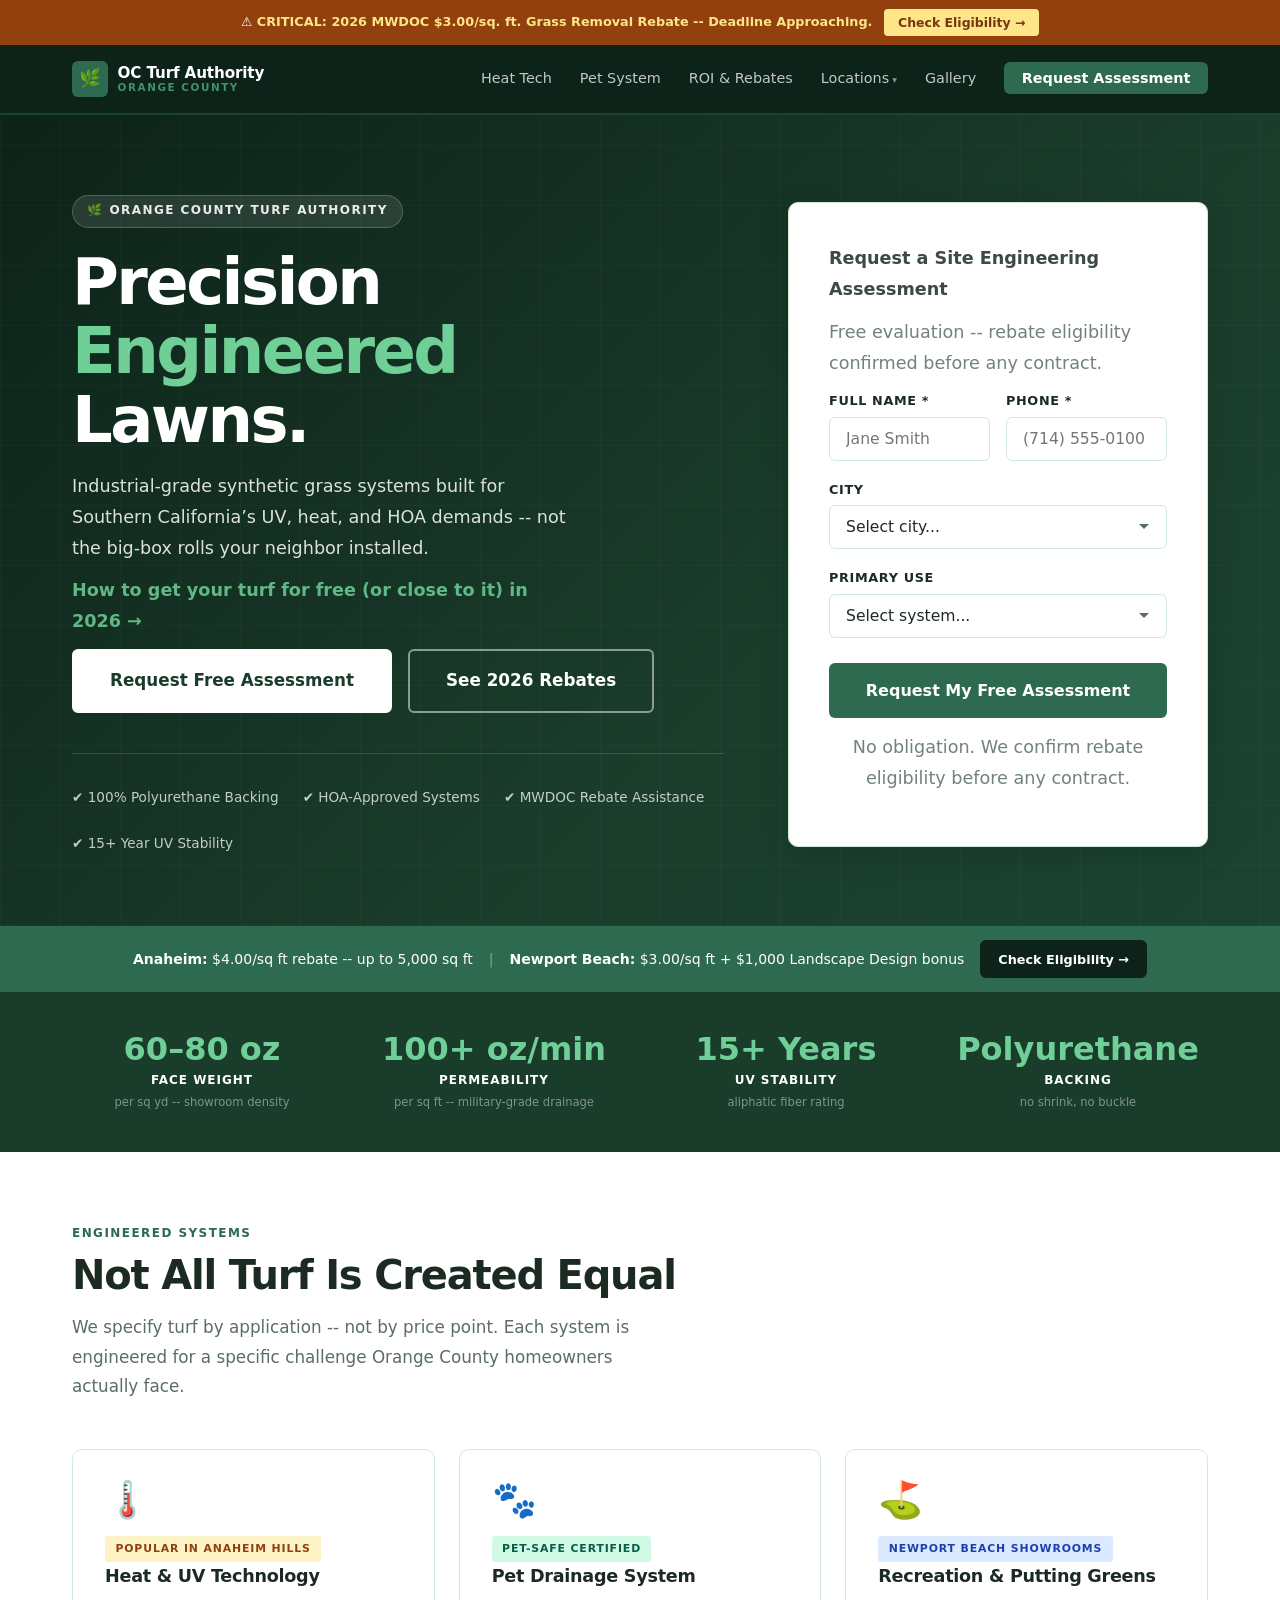
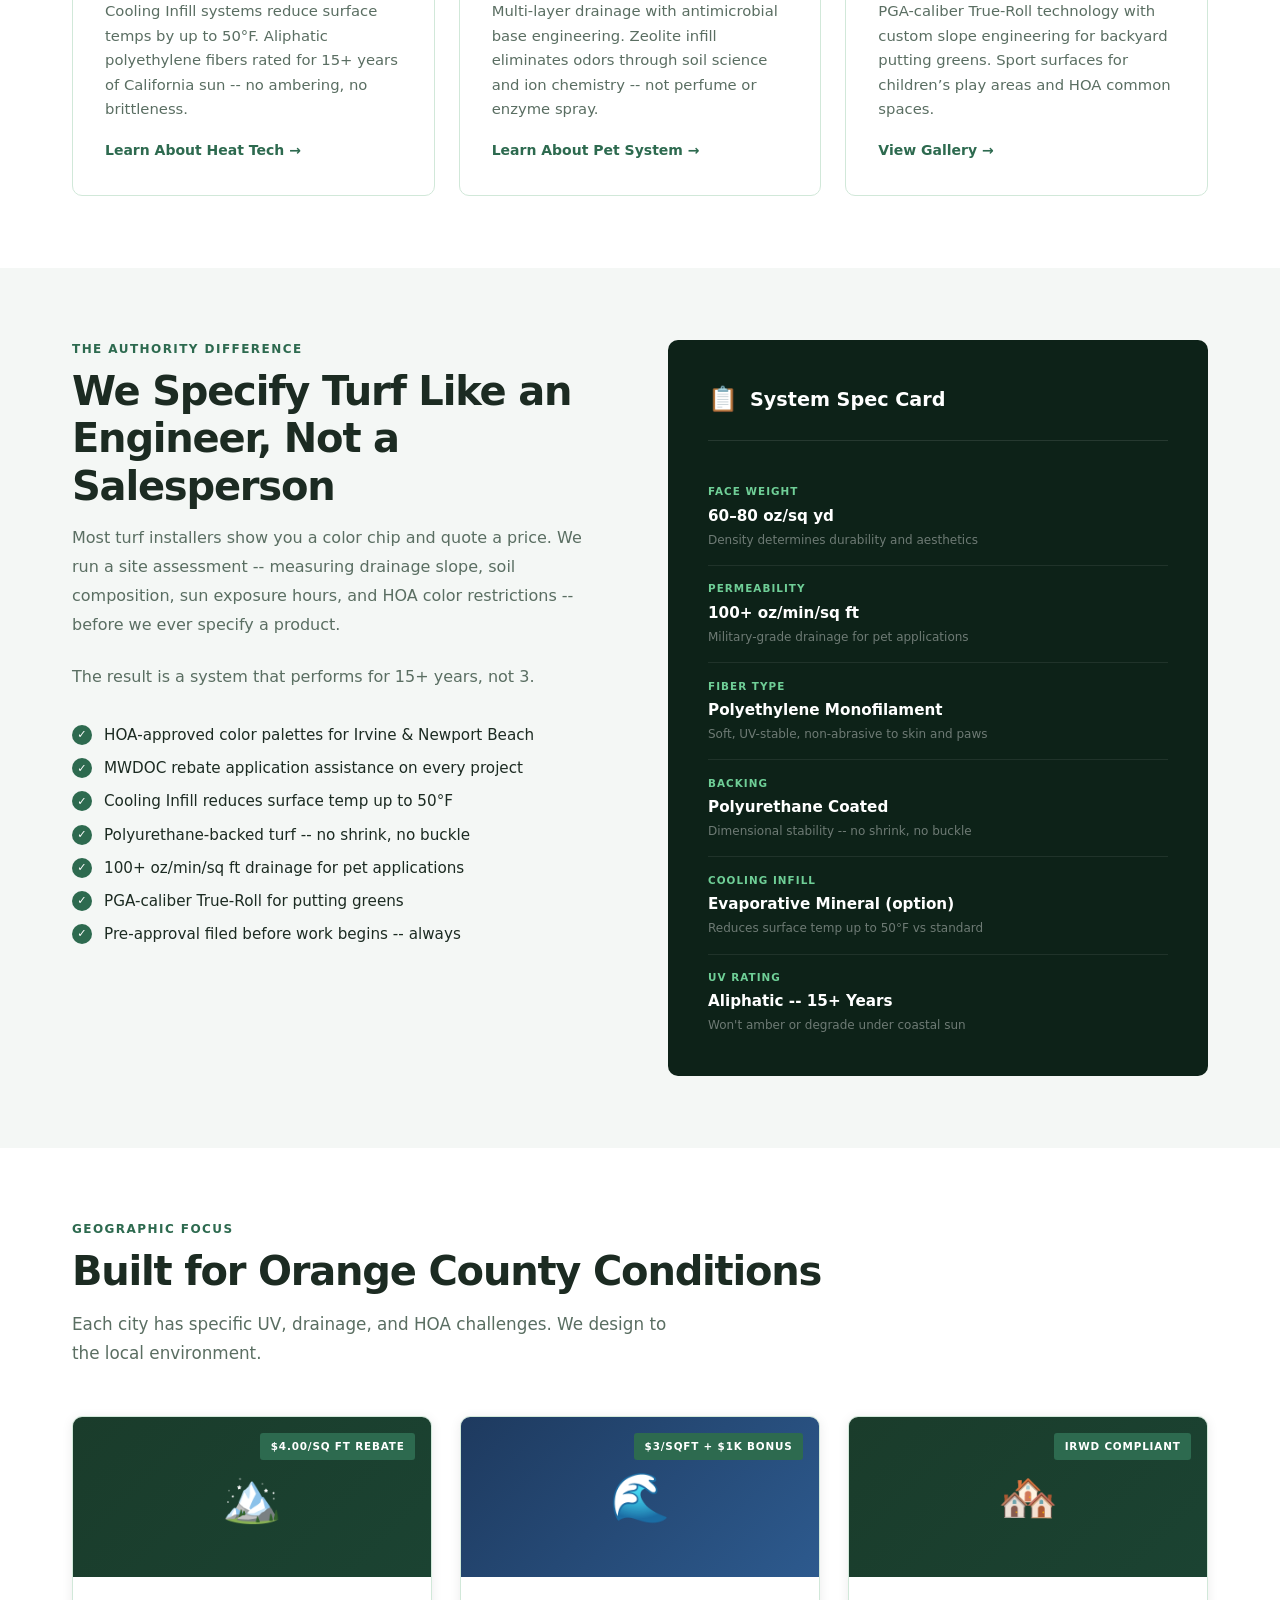
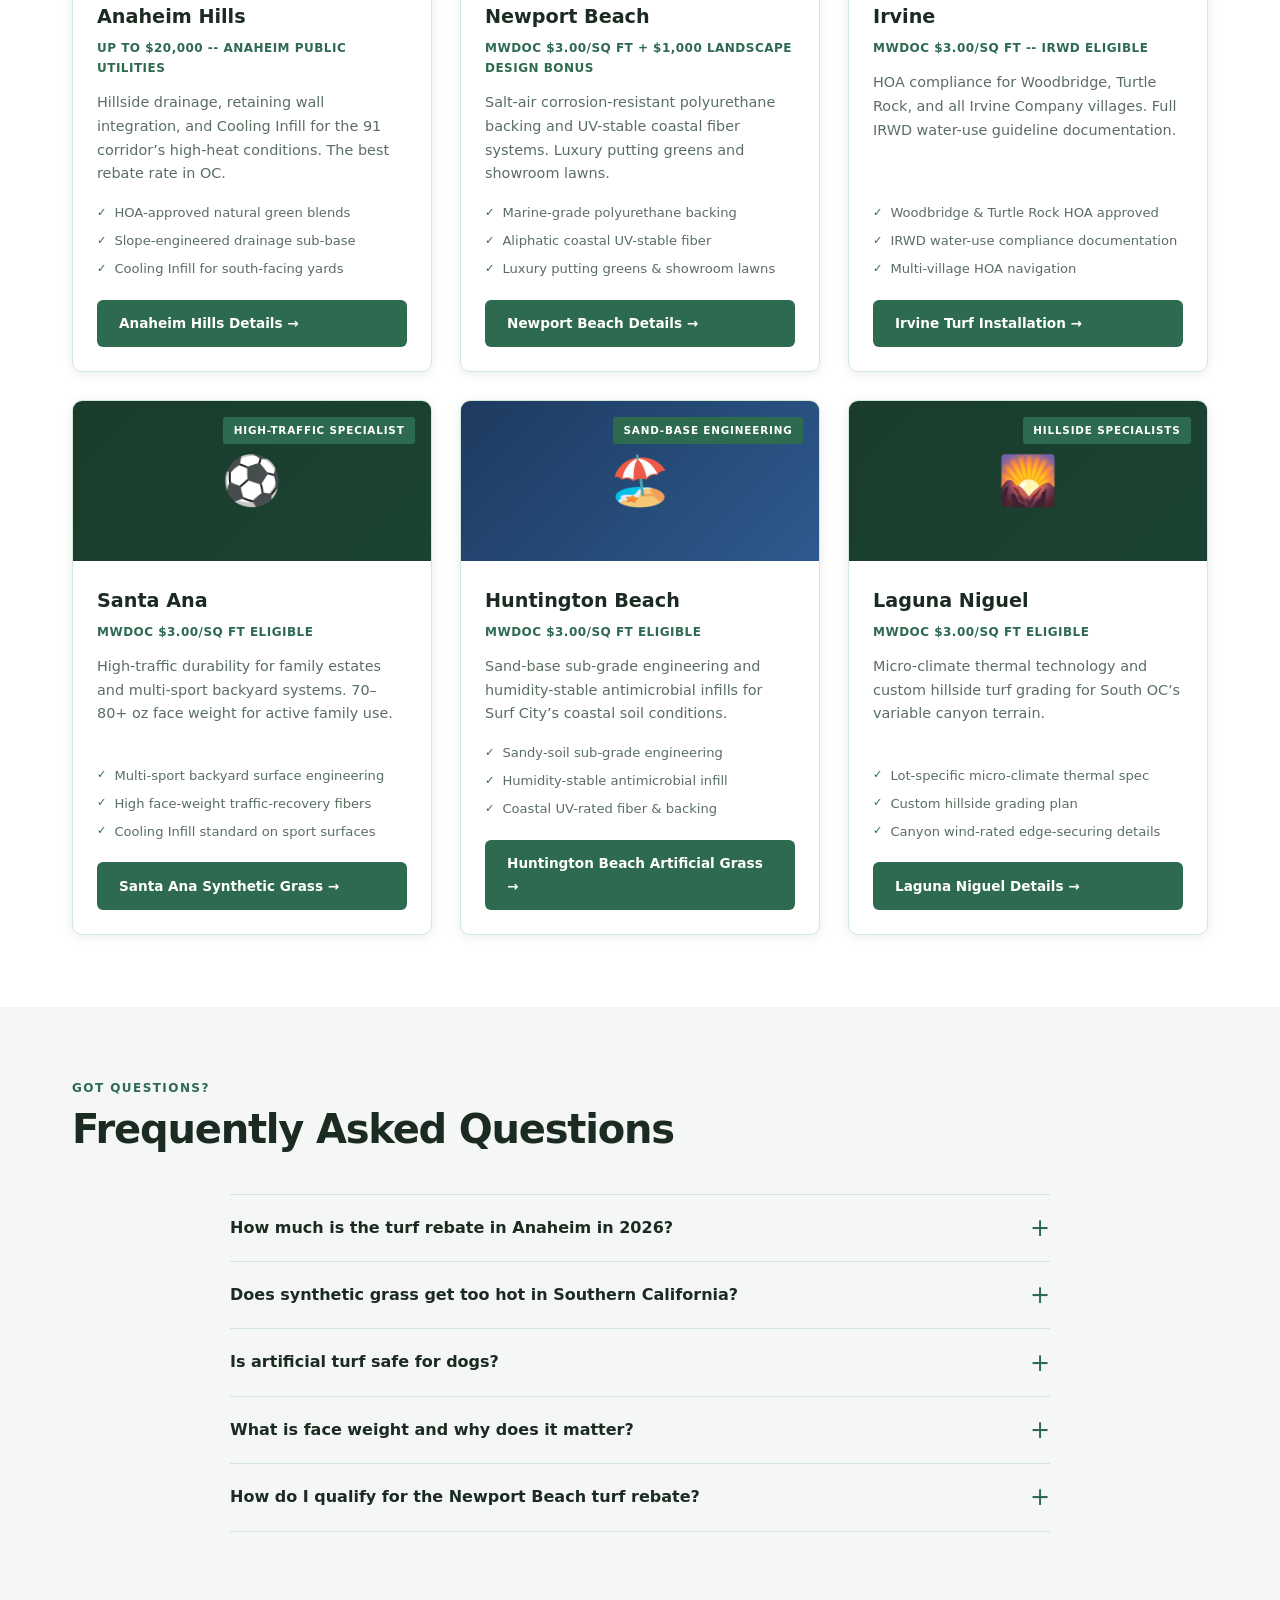
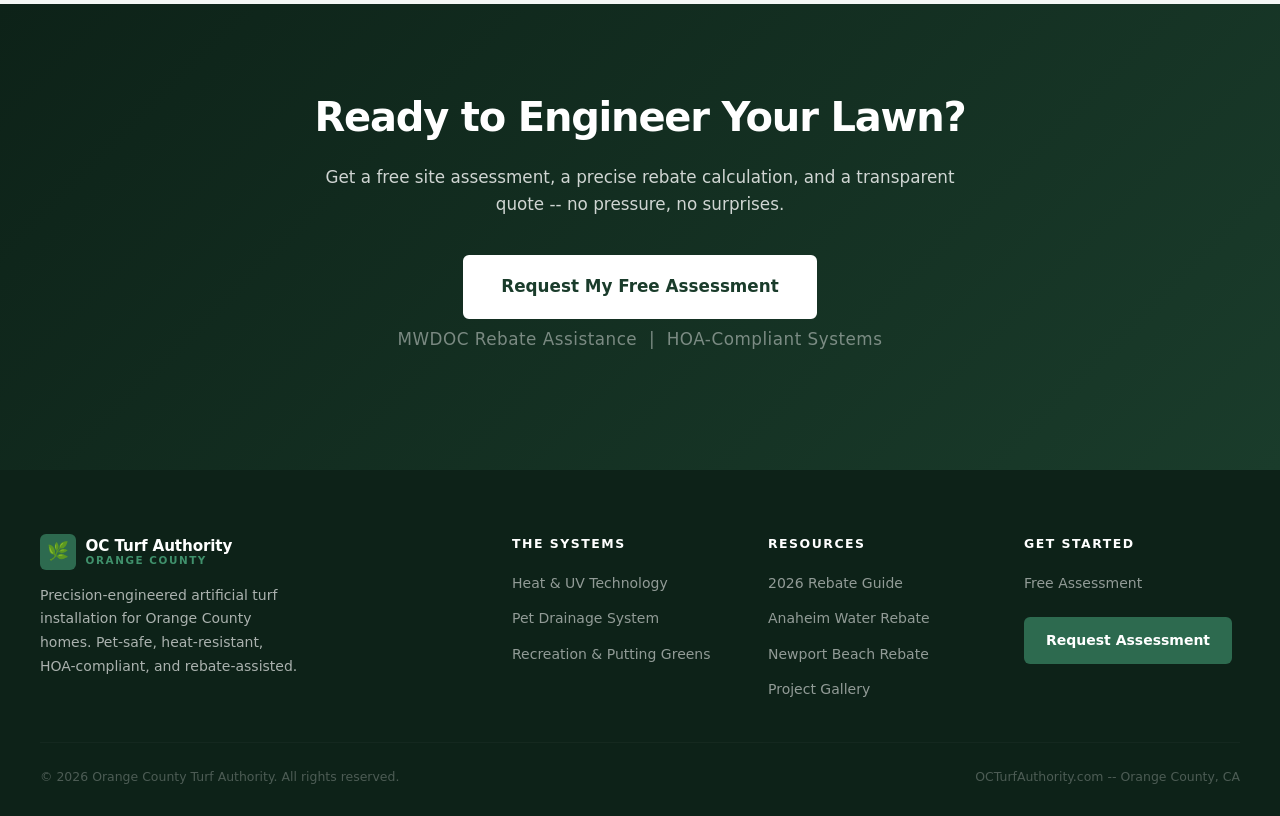
<file: index.html>
<!DOCTYPE html>
<html lang="en">
<head>
  <meta charset="UTF-8">
  <meta name="viewport" content="width=device-width, initial-scale=1.0">
  <meta name="description" content="Orange County Turf Authority -- precision-engineered artificial turf systems for pet, heat, and recreation applications. Rebate-assisted installations in Anaheim Hills and Newport Beach, CA.">
  <link rel="canonical" href="https://octurfauthority.com/">
  <meta property="og:type" content="website">
  <meta property="og:url" content="https://octurfauthority.com/">
  <meta property="og:title" content="Artificial Turf Installation Orange County | OC Turf Authority">
  <meta property="og:description" content="Precision-engineered synthetic grass systems for Orange County. UV-stable, pet-safe, and rebate-eligible. Serving Anaheim Hills and Newport Beach.">
  <title>Artificial Turf Installation Orange County | OC Turf Authority</title>

  <!-- FAQPage Schema -->
  <script type="application/ld+json">
  {
    "@context": "https://schema.org",
    "@type": "FAQPage",
    "mainEntity": [
      {
        "@type": "Question",
        "name": "How much is the artificial turf rebate in Anaheim in 2026?",
        "acceptedAnswer": { "@type": "Answer", "text": "Anaheim offers $4.00 per square foot on approved turf conversions, up to 5,000 square feet. We assist with the full MWDOC application to ensure compliance and maximize your rebate." }
      },
      {
        "@type": "Question",
        "name": "Does synthetic grass get too hot in Southern California?",
        "acceptedAnswer": { "@type": "Answer", "text": "Standard turf can reach 140–160°F on hot days. Our Cooling Infill system reduces surface temperatures by up to 50°F using evaporative mineral particles between the blades, keeping the surface safe for children and pets." }
      },
      {
        "@type": "Question",
        "name": "Is artificial turf safe for dogs?",
        "acceptedAnswer": { "@type": "Answer", "text": "Yes, when installed with a proper multi-layer drainage system and antimicrobial base. Our Pet System uses polyurethane-backed turf rated for 100+ oz/min/sq ft permeability, channeling waste through a treated aggregate base that neutralizes bacteria -- eliminating odor at the source." }
      },
      {
        "@type": "Question",
        "name": "What is face weight and why does it matter?",
        "acceptedAnswer": { "@type": "Answer", "text": "Face weight is the weight of the turf fibers per square yard, excluding the backing. Higher face weight (60–80+ oz) means more fiber density, better durability, and a more realistic look. We specify face weight to match the application." }
      },
      {
        "@type": "Question",
        "name": "How do I qualify for the Newport Beach turf rebate?",
        "acceptedAnswer": { "@type": "Answer", "text": "Newport Beach offers $3.00 per square foot for removing existing grass plus a $1,000 Landscape Design bonus. Eligibility requires an approved water-efficient landscape plan. We assist with the MWDOC application process to ensure your project qualifies before installation begins." }
      }
    ]
  }
  </script>

  <!-- LocalBusiness Schema -->
  <script type="application/ld+json">
  {
    "@context": "https://schema.org",
    "@type": "HomeAndConstructionBusiness",
    "name": "Orange County Turf Authority",
    "url": "https://octurfauthority.com",
    "description": "Precision-engineered artificial turf installation for Orange County homes. Specializing in pet systems, heat-reduction technology, and recreation surfaces with rebate assistance.",
    "areaServed": [
      {"@type": "City", "name": "Anaheim Hills"},
      {"@type": "City", "name": "Newport Beach"},
      {"@type": "City", "name": "Irvine"},
      {"@type": "City", "name": "Fullerton"}
    ],
    "address": { "@type": "PostalAddress", "addressLocality": "Orange County", "addressRegion": "CA", "addressCountry": "US" }
  }
  </script>

  <link rel="stylesheet" href="./css/styles.css?v=2">
</head>
<body>

  <!-- NOTIFICATION BAR -->
  <div class="notify-bar">
    <div class="container notify-bar__inner">
      <span>⚠️ <strong>CRITICAL: 2026 MWDOC $3.00/sq.&nbsp;ft. Grass Removal Rebate -- Deadline Approaching.</strong></span>
      <a href="./roi-rebates/" class="notify-bar__cta">Check Eligibility &rarr;</a>
    </div>
  </div>

  <!-- HEADER -->
  <header class="site-header">
    <div class="container">
      <a href="./" class="site-logo">
        <div class="site-logo__icon">🌿</div>
        <div class="site-logo__text">
          <span class="site-logo__name">OC Turf Authority</span>
          <span class="site-logo__sub">Orange County</span>
        </div>
      </a>
      <nav aria-label="Main navigation">
        <ul class="site-nav">
          <li><a href="./heat-tech/">Heat Tech</a></li>
          <li><a href="./pet-system/">Pet System</a></li>
          <li><a href="./roi-rebates/">ROI &amp; Rebates</a></li>
          <li class="nav-dropdown">
            <a href="./locations/">Locations</a>
            <ul class="nav-dropdown__menu">
              <li><a href="./locations/anaheim-hills/">Anaheim Hills</a></li>
              <li><a href="./locations/newport-beach/">Newport Beach</a></li>
              <li><a href="./locations/irvine/">Irvine</a></li>
              <li><a href="./locations/santa-ana/">Santa Ana</a></li>
              <li><a href="./locations/huntington-beach/">Huntington Beach</a></li>
              <li><a href="./locations/laguna-niguel/">Laguna Niguel</a></li>
            </ul>
          </li>
          <li><a href="./gallery/">Gallery</a></li>
          <li><a href="./assessment/" class="nav-cta">Request Assessment</a></li>
        </ul>
      </nav>
    </div>
  </header>

  <main>

    <!-- HERO -->
    <section class="hero">
      <div class="hero-inner container">
        <div>
          <div class="hero-eyebrow">🌿 Orange County Turf Authority</div>
          <h1>Precision<br><em>Engineered</em><br>Lawns.</h1>
          <p>Industrial-grade synthetic grass systems built for Southern California&rsquo;s UV, heat, and HOA demands -- not the big-box rolls your neighbor installed.</p>
          <p class="hero-hook">How to get your turf for free (or close to it) in 2026 &rarr;</p>
          <div class="hero-cta">
            <a href="./assessment/" class="cta-button cta-button--white cta-button--lg">Request Free Assessment</a>
            <a href="./roi-rebates/" class="cta-button cta-button--outline cta-button--lg">See 2026 Rebates</a>
          </div>
          <div class="trust-strip">
            <div class="trust-item">✔ 100% Polyurethane Backing</div>
            <div class="trust-item">✔ HOA-Approved Systems</div>
            <div class="trust-item">✔ MWDOC Rebate Assistance</div>
            <div class="trust-item">✔ 15+ Year UV Stability</div>
          </div>
        </div>

        <!-- Hero Lead Form -->
        <div class="form-wrap">
          <p class="form-title">Request a Site Engineering Assessment</p>
          <p class="form-sub">Free evaluation -- rebate eligibility confirmed before any contract.</p>
          <form name="assessment" method="POST" data-netlify="true" action="/assessment/thank-you.html">
            <div class="form-row">
              <div class="form-group">
                <label for="h-name">Full Name *</label>
                <input type="text" id="h-name" name="name" placeholder="Jane Smith" required>
              </div>
              <div class="form-group">
                <label for="h-phone">Phone *</label>
                <input type="tel" id="h-phone" name="phone" placeholder="(714) 555-0100" required>
              </div>
            </div>
            <div class="form-group">
              <label for="h-city">City</label>
              <select id="h-city" name="city">
                <option value="">Select city...</option>
                <option>Anaheim Hills</option>
                <option>Newport Beach</option>
                <option>Irvine</option>
                <option>Santa Ana</option>
                <option>Huntington Beach</option>
                <option>Laguna Niguel</option>
                <option>Other Orange County</option>
              </select>
            </div>
            <div class="form-group">
              <label for="h-system">Primary Use</label>
              <select id="h-system" name="system">
                <option value="">Select system...</option>
                <option>Pet System (dogs / drainage)</option>
                <option>Heat-Reduction / Family Lawn</option>
                <option>Putting Green / Recreation</option>
                <option>Not sure -- need assessment</option>
              </select>
            </div>
            <button type="submit" class="cta-button form-submit">Request My Free Assessment</button>
            <p class="form-privacy">No obligation. We confirm rebate eligibility before any contract.</p>
          </form>
        </div>
      </div>
    </section>

    <!-- REBATE ALERT BANNER -->
    <div class="rebate-banner">
      <div class="container">
        <span><strong>Anaheim:</strong> $4.00/sq ft rebate -- up to 5,000 sq ft</span>
        <span class="rebate-sep">|</span>
        <span><strong>Newport Beach:</strong> $3.00/sq ft + $1,000 Landscape Design bonus</span>
        <a href="./roi-rebates/" class="cta-button cta-button--dark" style="padding:0.4rem 1rem;font-size:0.8rem;">Check Eligibility &rarr;</a>
      </div>
    </div>

    <!-- TECHNICAL STATS STRIP -->
    <div class="stat-strip">
      <div class="container">
        <div class="stat-item">
          <span class="stat-value">60–80 oz</span>
          <span class="stat-label">Face Weight</span>
          <span class="stat-note">per sq yd -- showroom density</span>
        </div>
        <div class="stat-item">
          <span class="stat-value">100+ oz/min</span>
          <span class="stat-label">Permeability</span>
          <span class="stat-note">per sq ft -- military-grade drainage</span>
        </div>
        <div class="stat-item">
          <span class="stat-value">15+ Years</span>
          <span class="stat-label">UV Stability</span>
          <span class="stat-note">aliphatic fiber rating</span>
        </div>
        <div class="stat-item">
          <span class="stat-value">Polyurethane</span>
          <span class="stat-label">Backing</span>
          <span class="stat-note">no shrink, no buckle</span>
        </div>
      </div>
    </div>

    <!-- SYSTEMS -->
    <section class="section">
      <div class="container">
        <p class="section-label">Engineered Systems</p>
        <h2 class="section-title">Not All Turf Is Created Equal</h2>
        <p class="section-subtitle">We specify turf by application -- not by price point. Each system is engineered for a specific challenge Orange County homeowners actually face.</p>

        <div class="card-grid">
          <article class="card">
            <div class="card-icon">🌡️</div>
            <span class="tag tag--amber">Popular in Anaheim Hills</span>
            <h3>Heat &amp; UV Technology</h3>
            <p>Cooling Infill systems reduce surface temps by up to 50&deg;F. Aliphatic polyethylene fibers rated for 15+ years of California sun -- no ambering, no brittleness.</p>
            <a href="./heat-tech/" class="card-link">Learn About Heat Tech</a>
          </article>
          <article class="card">
            <div class="card-icon">🐾</div>
            <span class="tag">Pet-Safe Certified</span>
            <h3>Pet Drainage System</h3>
            <p>Multi-layer drainage with antimicrobial base engineering. Zeolite infill eliminates odors through soil science and ion chemistry -- not perfume or enzyme spray.</p>
            <a href="./pet-system/" class="card-link">Learn About Pet System</a>
          </article>
          <article class="card">
            <div class="card-icon">⛳</div>
            <span class="tag tag--blue">Newport Beach Showrooms</span>
            <h3>Recreation &amp; Putting Greens</h3>
            <p>PGA-caliber True-Roll technology with custom slope engineering for backyard putting greens. Sport surfaces for children&rsquo;s play areas and HOA common spaces.</p>
            <a href="./gallery/" class="card-link">View Gallery</a>
          </article>
        </div>
      </div>
    </section>

    <!-- WHY AUTHORITY -->
    <section class="section section--alt">
      <div class="container">
        <div class="two-col">
          <div>
            <p class="section-label">The Authority Difference</p>
            <h2 class="section-title">We Specify Turf Like an Engineer, Not a Salesperson</h2>
            <p style="color:var(--text-muted);line-height:1.8;margin-bottom:1.5rem">Most turf installers show you a color chip and quote a price. We run a site assessment -- measuring drainage slope, soil composition, sun exposure hours, and HOA color restrictions -- before we ever specify a product.</p>
            <p style="color:var(--text-muted);line-height:1.8;margin-bottom:2rem">The result is a system that performs for 15+ years, not 3.</p>

            <ul class="feature-list">
              <li>HOA-approved color palettes for Irvine &amp; Newport Beach</li>
              <li>MWDOC rebate application assistance on every project</li>
              <li>Cooling Infill reduces surface temp up to 50&deg;F</li>
              <li>Polyurethane-backed turf -- no shrink, no buckle</li>
              <li>100+ oz/min/sq ft drainage for pet applications</li>
              <li>PGA-caliber True-Roll for putting greens</li>
              <li>Pre-approval filed before work begins -- always</li>
            </ul>
          </div>

          <div class="spec-dark">
            <div class="spec-dark-header">
              <span style="font-size:1.5rem">📋</span>
              <h3>System Spec Card</h3>
            </div>
            <div class="spec-row-item">
              <strong>Face Weight</strong>
              <span>60–80 oz/sq yd</span>
              <small>Density determines durability and aesthetics</small>
            </div>
            <div class="spec-row-item">
              <strong>Permeability</strong>
              <span>100+ oz/min/sq ft</span>
              <small>Military-grade drainage for pet applications</small>
            </div>
            <div class="spec-row-item">
              <strong>Fiber Type</strong>
              <span>Polyethylene Monofilament</span>
              <small>Soft, UV-stable, non-abrasive to skin and paws</small>
            </div>
            <div class="spec-row-item">
              <strong>Backing</strong>
              <span>Polyurethane Coated</span>
              <small>Dimensional stability -- no shrink, no buckle</small>
            </div>
            <div class="spec-row-item">
              <strong>Cooling Infill</strong>
              <span>Evaporative Mineral (option)</span>
              <small>Reduces surface temp up to 50°F vs standard</small>
            </div>
            <div class="spec-row-item">
              <strong>UV Rating</strong>
              <span>Aliphatic -- 15+ Years</span>
              <small>Won't amber or degrade under coastal sun</small>
            </div>
          </div>
        </div>
      </div>
    </section>

    <!-- CITY FOCUS -->
    <section class="section">
      <div class="container">
        <p class="section-label">Geographic Focus</p>
        <h2 class="section-title">Built for Orange County Conditions</h2>
        <p class="section-subtitle">Each city has specific UV, drainage, and HOA challenges. We design to the local environment.</p>

        <div class="city-card-grid" style="grid-template-columns:repeat(3,1fr)">
          <article class="city-card">
            <div class="city-card__banner city-card__banner--green">🏔️</div>
            <span class="city-card__badge">$4.00/sq ft Rebate</span>
            <div class="city-card__body">
              <h3 class="city-card__title">Anaheim Hills</h3>
              <p class="city-card__rebate">Up to $20,000 -- Anaheim Public Utilities</p>
              <p class="city-card__desc">Hillside drainage, retaining wall integration, and Cooling Infill for the 91 corridor&rsquo;s high-heat conditions. The best rebate rate in OC.</p>
              <ul class="city-card__checks">
                <li>HOA-approved natural green blends</li>
                <li>Slope-engineered drainage sub-base</li>
                <li>Cooling Infill for south-facing yards</li>
              </ul>
              <a href="./locations/anaheim-hills/" class="cta-button" style="font-size:0.85rem;padding:0.65rem 1.25rem;">Anaheim Hills Details &rarr;</a>
            </div>
          </article>

          <article class="city-card">
            <div class="city-card__banner city-card__banner--blue">🌊</div>
            <span class="city-card__badge">$3/sqft + $1k Bonus</span>
            <div class="city-card__body">
              <h3 class="city-card__title">Newport Beach</h3>
              <p class="city-card__rebate">MWDOC $3.00/sq ft + $1,000 Landscape Design bonus</p>
              <p class="city-card__desc">Salt-air corrosion-resistant polyurethane backing and UV-stable coastal fiber systems. Luxury putting greens and showroom lawns.</p>
              <ul class="city-card__checks">
                <li>Marine-grade polyurethane backing</li>
                <li>Aliphatic coastal UV-stable fiber</li>
                <li>Luxury putting greens &amp; showroom lawns</li>
              </ul>
              <a href="./locations/newport-beach/" class="cta-button" style="font-size:0.85rem;padding:0.65rem 1.25rem;">Newport Beach Details &rarr;</a>
            </div>
          </article>

          <article class="city-card">
            <div class="city-card__banner city-card__banner--green">🏘️</div>
            <span class="city-card__badge">IRWD Compliant</span>
            <div class="city-card__body">
              <h3 class="city-card__title">Irvine</h3>
              <p class="city-card__rebate">MWDOC $3.00/sq ft -- IRWD Eligible</p>
              <p class="city-card__desc">HOA compliance for Woodbridge, Turtle Rock, and all Irvine Company villages. Full IRWD water-use guideline documentation.</p>
              <ul class="city-card__checks">
                <li>Woodbridge &amp; Turtle Rock HOA approved</li>
                <li>IRWD water-use compliance documentation</li>
                <li>Multi-village HOA navigation</li>
              </ul>
              <a href="./locations/irvine/" class="cta-button" style="font-size:0.85rem;padding:0.65rem 1.25rem;">Irvine Turf Installation &rarr;</a>
            </div>
          </article>

          <article class="city-card">
            <div class="city-card__banner city-card__banner--green">⚽</div>
            <span class="city-card__badge">High-Traffic Specialist</span>
            <div class="city-card__body">
              <h3 class="city-card__title">Santa Ana</h3>
              <p class="city-card__rebate">MWDOC $3.00/sq ft Eligible</p>
              <p class="city-card__desc">High-traffic durability for family estates and multi-sport backyard systems. 70&ndash;80+ oz face weight for active family use.</p>
              <ul class="city-card__checks">
                <li>Multi-sport backyard surface engineering</li>
                <li>High face-weight traffic-recovery fibers</li>
                <li>Cooling Infill standard on sport surfaces</li>
              </ul>
              <a href="./locations/santa-ana/" class="cta-button" style="font-size:0.85rem;padding:0.65rem 1.25rem;">Santa Ana Synthetic Grass &rarr;</a>
            </div>
          </article>

          <article class="city-card">
            <div class="city-card__banner city-card__banner--blue">🏖️</div>
            <span class="city-card__badge">Sand-Base Engineering</span>
            <div class="city-card__body">
              <h3 class="city-card__title">Huntington Beach</h3>
              <p class="city-card__rebate">MWDOC $3.00/sq ft Eligible</p>
              <p class="city-card__desc">Sand-base sub-grade engineering and humidity-stable antimicrobial infills for Surf City&rsquo;s coastal soil conditions.</p>
              <ul class="city-card__checks">
                <li>Sandy-soil sub-grade engineering</li>
                <li>Humidity-stable antimicrobial infill</li>
                <li>Coastal UV-rated fiber &amp; backing</li>
              </ul>
              <a href="./locations/huntington-beach/" class="cta-button" style="font-size:0.85rem;padding:0.65rem 1.25rem;">Huntington Beach Artificial Grass &rarr;</a>
            </div>
          </article>

          <article class="city-card">
            <div class="city-card__banner city-card__banner--green">🌄</div>
            <span class="city-card__badge">Hillside Specialists</span>
            <div class="city-card__body">
              <h3 class="city-card__title">Laguna Niguel</h3>
              <p class="city-card__rebate">MWDOC $3.00/sq ft Eligible</p>
              <p class="city-card__desc">Micro-climate thermal technology and custom hillside turf grading for South OC&rsquo;s variable canyon terrain.</p>
              <ul class="city-card__checks">
                <li>Lot-specific micro-climate thermal spec</li>
                <li>Custom hillside grading plan</li>
                <li>Canyon wind-rated edge-securing details</li>
              </ul>
              <a href="./locations/laguna-niguel/" class="cta-button" style="font-size:0.85rem;padding:0.65rem 1.25rem;">Laguna Niguel Details &rarr;</a>
            </div>
          </article>
        </div>
      </div>
    </section>

    <!-- FAQ -->
    <section class="section section--alt">
      <div class="container">
        <p class="section-label">Got Questions?</p>
        <h2 class="section-title">Frequently Asked Questions</h2>

        <dl class="faq-list">
          <div class="faq-item">
            <dt><button class="faq-question" aria-expanded="false">How much is the turf rebate in Anaheim in 2026?</button></dt>
            <dd class="faq-answer" hidden>Anaheim offers $4.00 per square foot on approved turf conversions, up to 5,000 square feet -- a maximum of $20,000 back. We assist with the full MWDOC application to ensure compliance and maximize your rebate. Pre-approval must be filed before installation begins.</dd>
          </div>
          <div class="faq-item">
            <dt><button class="faq-question" aria-expanded="false">Does synthetic grass get too hot in Southern California?</button></dt>
            <dd class="faq-answer" hidden>Standard turf can reach 140&ndash;160&deg;F on hot days. Our Cooling Infill system uses evaporative mineral particles that recharge passively from ambient humidity, reducing surface temperatures by up to 50&deg;F -- keeping your lawn safe for barefoot use, children, and pets all summer.</dd>
          </div>
          <div class="faq-item">
            <dt><button class="faq-question" aria-expanded="false">Is artificial turf safe for dogs?</button></dt>
            <dd class="faq-answer" hidden>Yes, when installed correctly. Our <a href="./pet-system/">Pet System</a> uses polyurethane-backed turf rated for 100+ oz/min/sq ft permeability, a 5-layer antimicrobial drainage base, and zeolite mineral infill that binds ammonia molecules at the ion level -- eliminating odor at the source rather than masking it.</dd>
          </div>
          <div class="faq-item">
            <dt><button class="faq-question" aria-expanded="false">What is face weight and why does it matter?</button></dt>
            <dd class="faq-answer" hidden>Face weight is the weight of the turf fibers per square yard, excluding the backing. Higher face weight (60&ndash;80+ oz) means more fiber density, better durability under foot traffic, and a more realistic appearance. We specify face weight to match the application -- recreation and pet systems require higher face weights than purely decorative installs.</dd>
          </div>
          <div class="faq-item">
            <dt><button class="faq-question" aria-expanded="false">How do I qualify for the Newport Beach turf rebate?</button></dt>
            <dd class="faq-answer" hidden>Newport Beach offers $3.00 per square foot for removing existing grass, plus a $1,000 Landscape Design bonus for submitting an approved water-efficient landscape plan. We handle the MWDOC pre-approval application on your behalf and ensure all product specs meet the approved list before we start.</dd>
          </div>
        </dl>
      </div>
    </section>

    <!-- CTA BANNER -->
    <section class="cta-banner">
      <div class="container">
        <h2>Ready to Engineer Your Lawn?</h2>
        <p>Get a free site assessment, a precise rebate calculation, and a transparent quote -- no pressure, no surprises.</p>
        <div class="cta-wrap">
          <a href="./assessment/" class="cta-button cta-button--white cta-button--lg">Request My Free Assessment</a>
          <p class="cta-trust">MWDOC Rebate Assistance &nbsp;|&nbsp; HOA-Compliant Systems</p>
        </div>
      </div>
    </section>

  </main>

  <!-- FOOTER -->
  <footer class="site-footer">
    <div class="footer-grid">
      <div class="footer-brand">
        <a href="./" class="site-logo">
          <div class="site-logo__icon">🌿</div>
          <div class="site-logo__text">
            <span class="site-logo__name">OC Turf Authority</span>
            <span class="site-logo__sub">Orange County</span>
          </div>
        </a>
        <p>Precision-engineered artificial turf installation for Orange County homes. Pet-safe, heat-resistant, HOA-compliant, and rebate-assisted.</p>
      </div>
      <div class="footer-col">
        <h4>The Systems</h4>
        <ul>
          <li><a href="./heat-tech/">Heat &amp; UV Technology</a></li>
          <li><a href="./pet-system/">Pet Drainage System</a></li>
          <li><a href="./gallery/">Recreation &amp; Putting Greens</a></li>
        </ul>
      </div>
      <div class="footer-col">
        <h4>Resources</h4>
        <ul>
          <li><a href="./roi-rebates/">2026 Rebate Guide</a></li>
          <li><a href="./roi-rebates/">Anaheim Water Rebate</a></li>
          <li><a href="./roi-rebates/">Newport Beach Rebate</a></li>
          <li><a href="./gallery/">Project Gallery</a></li>
        </ul>
      </div>
      <div class="footer-col">
        <h4>Get Started</h4>
        <ul>
          <li><a href="./assessment/">Free Assessment</a></li>
        </ul>
        <a href="./assessment/" class="cta-button" style="margin-top:1.25rem;font-size:0.875rem;padding:0.65rem 1.25rem;">Request Assessment</a>
      </div>
    </div>
    <div class="footer-bottom">
      <span>&copy; 2026 Orange County Turf Authority. All rights reserved.</span>
      <span>OCTurfAuthority.com -- Orange County, CA</span>
    </div>
  </footer>

  <script>
    document.querySelectorAll('.faq-question').forEach(function(btn) {
      btn.addEventListener('click', function() {
        var answer = btn.closest('.faq-item').querySelector('.faq-answer');
        var open = btn.getAttribute('aria-expanded') === 'true';
        btn.setAttribute('aria-expanded', open ? 'false' : 'true');
        open ? answer.setAttribute('hidden', '') : answer.removeAttribute('hidden');
      });
    });
  </script>
</body>
</html>
</file>
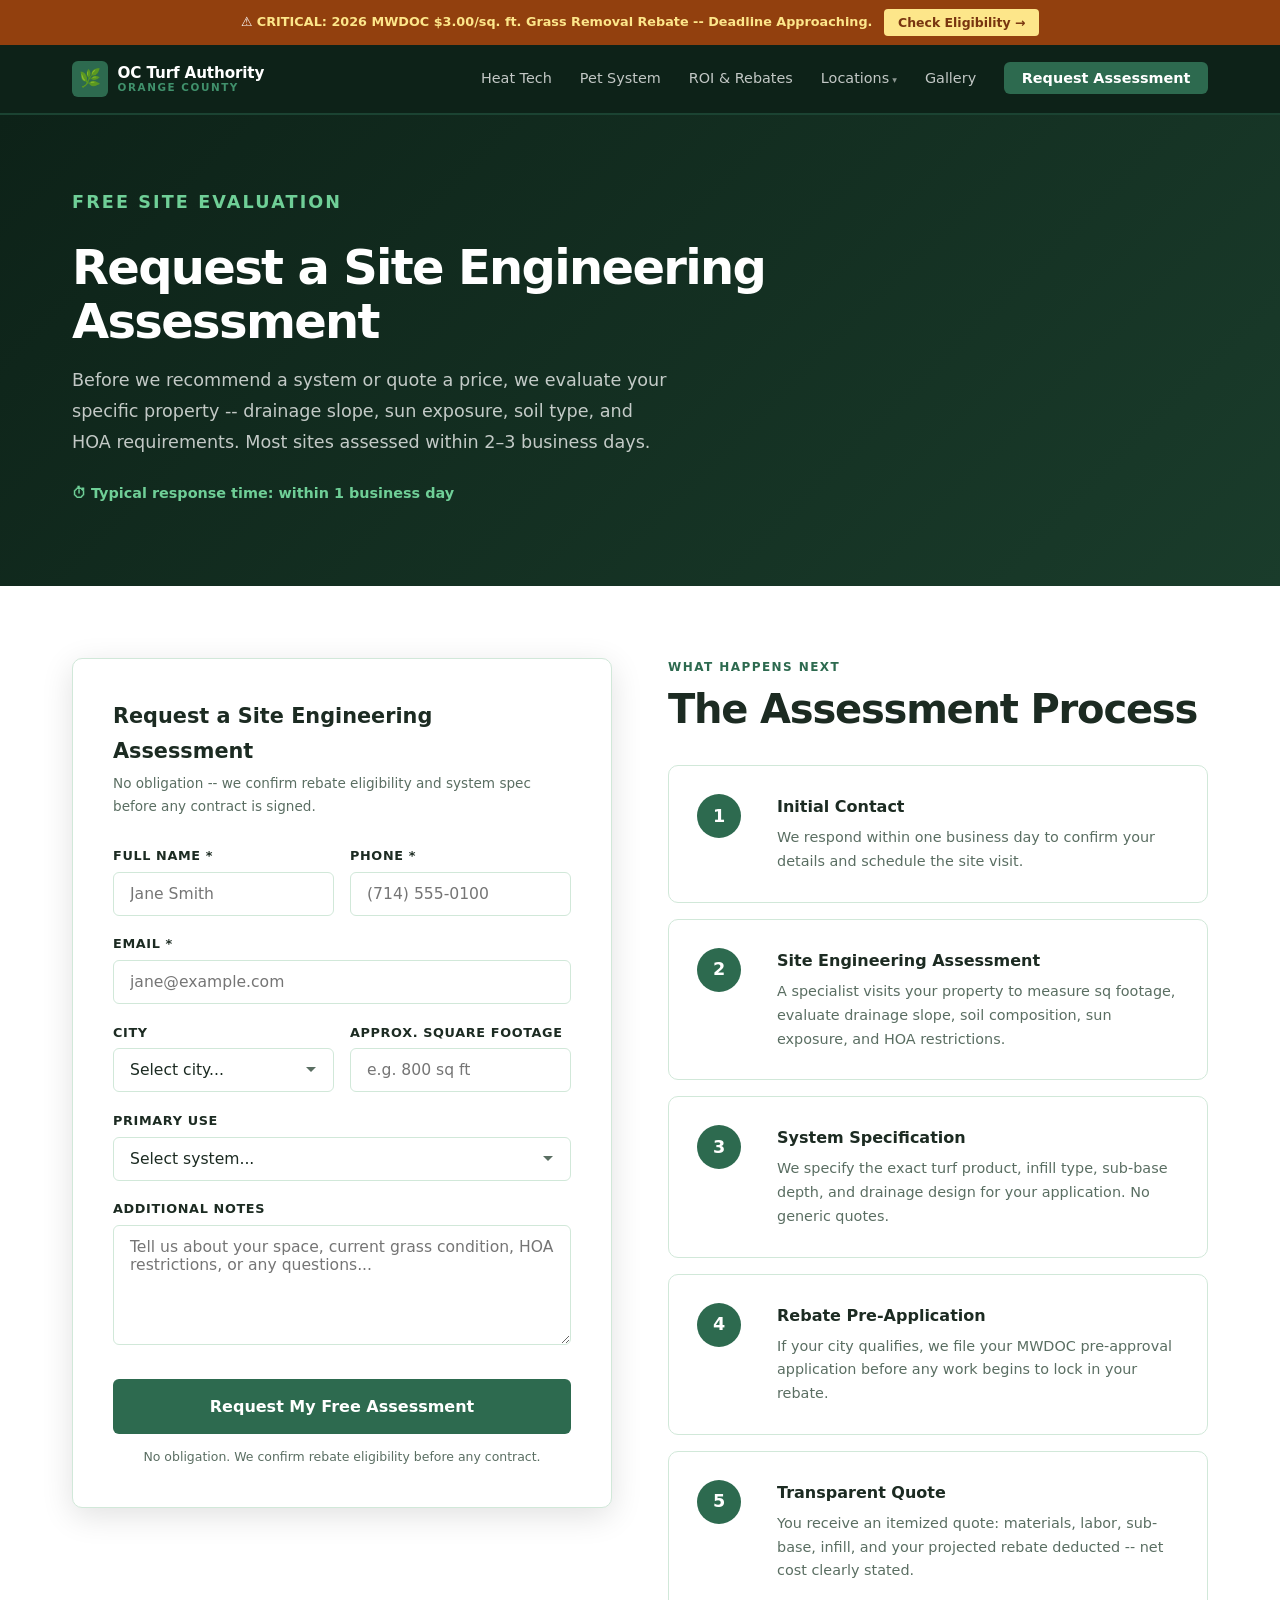
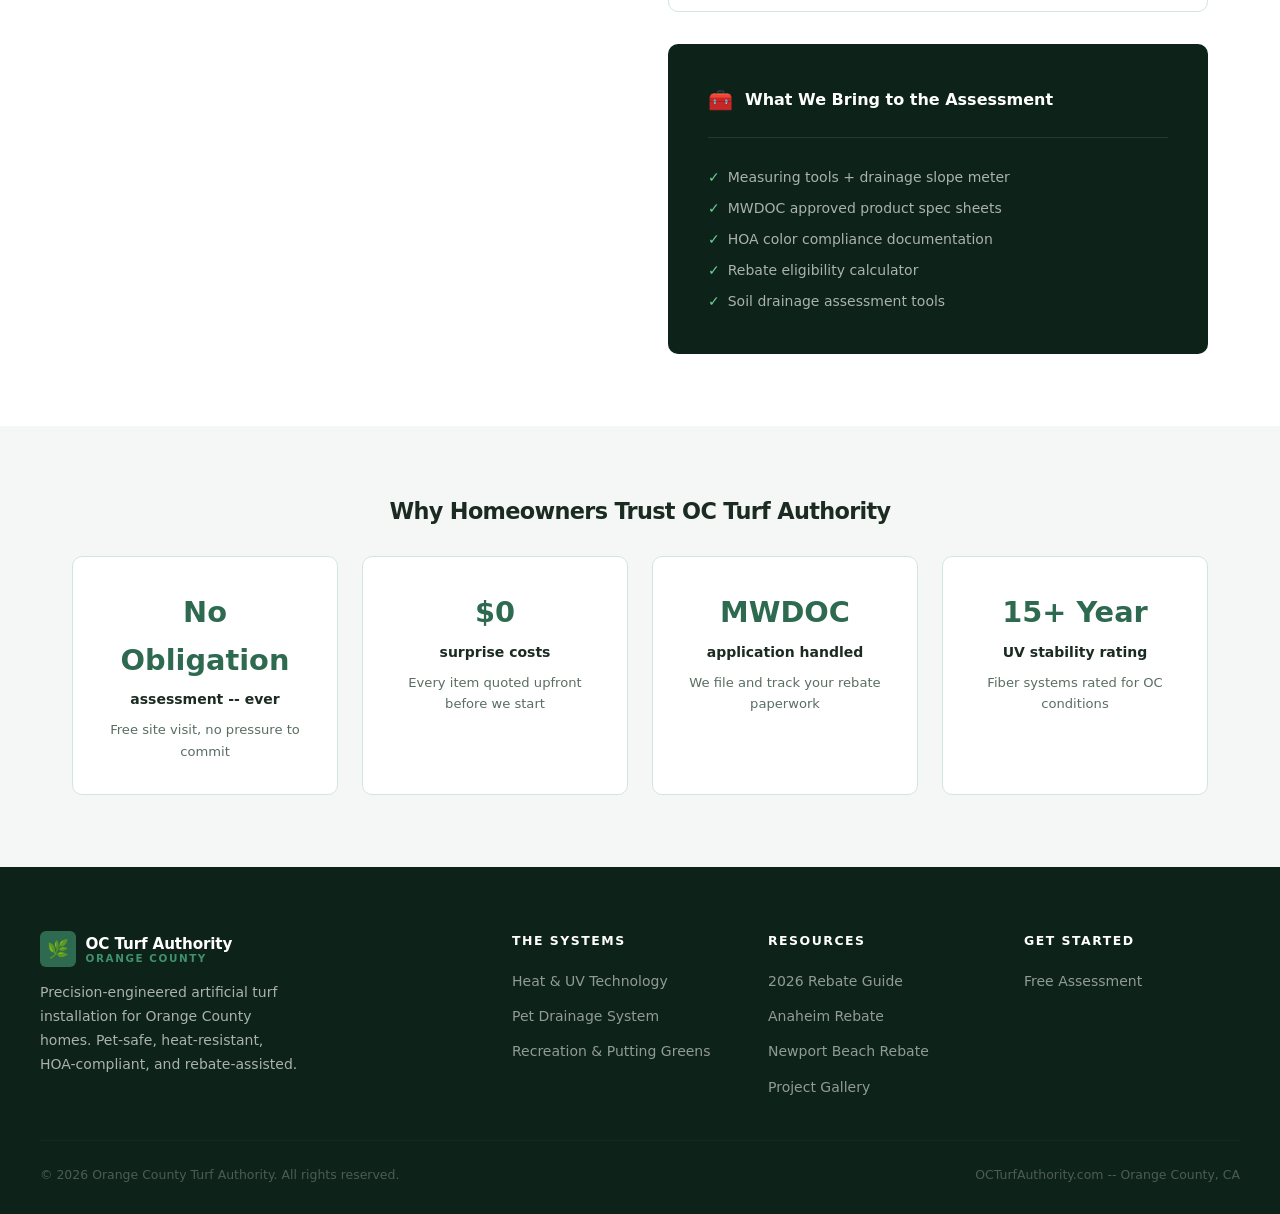
<file: assessment/index.html>
<!DOCTYPE html>
<html lang="en">
<head>
  <meta charset="UTF-8">
  <meta name="viewport" content="width=device-width, initial-scale=1.0">
  <meta name="description" content="Request a free site engineering assessment from OC Turf Authority. We evaluate drainage, sun exposure, HOA requirements, and rebate eligibility before specifying any system.">
  <link rel="canonical" href="https://octurfauthority.com/assessment/">
  <title>Request a Free Turf Assessment Orange County | OC Turf Authority</title>
  <link rel="stylesheet" href="../css/styles.css?v=2">
</head>
<body>

  <!-- NOTIFICATION BAR -->
  <div class="notify-bar">
    <div class="container notify-bar__inner">
      <span>⚠️ <strong>CRITICAL: 2026 MWDOC $3.00/sq.&nbsp;ft. Grass Removal Rebate -- Deadline Approaching.</strong></span>
      <a href="../roi-rebates/" class="notify-bar__cta">Check Eligibility &rarr;</a>
    </div>
  </div>

  <header class="site-header">
    <div class="container">
      <a href="../" class="site-logo">
        <div class="site-logo__icon">🌿</div>
        <div class="site-logo__text">
          <span class="site-logo__name">OC Turf Authority</span>
          <span class="site-logo__sub">Orange County</span>
        </div>
      </a>
      <nav aria-label="Main navigation">
        <ul class="site-nav">
          <li><a href="../heat-tech/">Heat Tech</a></li>
          <li><a href="../pet-system/">Pet System</a></li>
          <li><a href="../roi-rebates/">ROI &amp; Rebates</a></li>
          <li class="nav-dropdown">
            <a href="../locations/">Locations</a>
            <ul class="nav-dropdown__menu">
              <li><a href="../locations/anaheim-hills/">Anaheim Hills</a></li>
              <li><a href="../locations/newport-beach/">Newport Beach</a></li>
              <li><a href="../locations/irvine/">Irvine</a></li>
              <li><a href="../locations/santa-ana/">Santa Ana</a></li>
              <li><a href="../locations/huntington-beach/">Huntington Beach</a></li>
              <li><a href="../locations/laguna-niguel/">Laguna Niguel</a></li>
            </ul>
          </li>
          <li><a href="../gallery/">Gallery</a></li>
          <li><a href="../assessment/" class="nav-cta">Request Assessment</a></li>
        </ul>
      </nav>
    </div>
  </header>

  <main>

    <!-- PAGE HERO -->
    <section class="page-hero">
      <div class="container">
        <p class="section-label">Free Site Evaluation</p>
        <h1>Request a Site Engineering Assessment</h1>
        <p>Before we recommend a system or quote a price, we evaluate your specific property -- drainage slope, sun exposure, soil type, and HOA requirements. Most sites assessed within 2&ndash;3 business days.</p>
        <p style="color:#6fcf97;font-size:0.9rem;font-weight:600;margin-top:0.5rem">⏱ Typical response time: within 1 business day</p>
      </div>
    </section>

    <!-- FORM + PROCESS -->
    <section class="section">
      <div class="container">
        <div class="two-col">

          <!-- Full Form -->
          <div class="form-wrap">
            <p class="form-title">Request a Site Engineering Assessment</p>
            <p class="form-sub">No obligation -- we confirm rebate eligibility and system spec before any contract is signed.</p>
            <form name="full-assessment" method="POST" data-netlify="true" action="thank-you.html">
              <div class="form-row">
                <div class="form-group"><label>Full Name *</label><input type="text" name="name" required placeholder="Jane Smith"></div>
                <div class="form-group"><label>Phone *</label><input type="tel" name="phone" required placeholder="(714) 555-0100"></div>
              </div>
              <div class="form-group"><label>Email *</label><input type="email" name="email" required placeholder="jane@example.com"></div>
              <div class="form-row">
                <div class="form-group">
                  <label>City</label>
                  <select name="city">
                    <option value="">Select city...</option>
                    <option>Anaheim Hills</option>
                    <option>Newport Beach</option>
                    <option>Irvine</option>
                    <option>Fullerton</option>
                    <option>Other Orange County</option>
                  </select>
                </div>
                <div class="form-group"><label>Approx. Square Footage</label><input type="text" name="sqft" placeholder="e.g. 800 sq ft"></div>
              </div>
              <div class="form-group">
                <label>Primary Use</label>
                <select name="system">
                  <option value="">Select system...</option>
                  <option>Pet System (dogs / drainage)</option>
                  <option>Heat-Reduction / Family Lawn</option>
                  <option>Putting Green / Recreation</option>
                  <option>Commercial / HOA Common Area</option>
                  <option>Not sure -- need assessment</option>
                </select>
              </div>
              <div class="form-group">
                <label>Additional Notes</label>
                <textarea name="message" placeholder="Tell us about your space, current grass condition, HOA restrictions, or any questions..."></textarea>
              </div>
              <button type="submit" class="cta-button form-submit">Request My Free Assessment</button>
              <p class="form-privacy">No obligation. We confirm rebate eligibility before any contract.</p>
            </form>
          </div>

          <!-- Process -->
          <div>
            <p class="section-label">What Happens Next</p>
            <h2 class="section-title" style="margin-bottom:2rem">The Assessment Process</h2>

            <ul class="steps">
              <li class="step">
                <div class="step-number">1</div>
                <div class="step-content">
                  <h4>Initial Contact</h4>
                  <p>We respond within one business day to confirm your details and schedule the site visit.</p>
                </div>
              </li>
              <li class="step">
                <div class="step-number">2</div>
                <div class="step-content">
                  <h4>Site Engineering Assessment</h4>
                  <p>A specialist visits your property to measure sq footage, evaluate drainage slope, soil composition, sun exposure, and HOA restrictions.</p>
                </div>
              </li>
              <li class="step">
                <div class="step-number">3</div>
                <div class="step-content">
                  <h4>System Specification</h4>
                  <p>We specify the exact turf product, infill type, sub-base depth, and drainage design for your application. No generic quotes.</p>
                </div>
              </li>
              <li class="step">
                <div class="step-number">4</div>
                <div class="step-content">
                  <h4>Rebate Pre-Application</h4>
                  <p>If your city qualifies, we file your MWDOC pre-approval application before any work begins to lock in your rebate.</p>
                </div>
              </li>
              <li class="step">
                <div class="step-number">5</div>
                <div class="step-content">
                  <h4>Transparent Quote</h4>
                  <p>You receive an itemized quote: materials, labor, sub-base, infill, and your projected rebate deducted -- net cost clearly stated.</p>
                </div>
              </li>
            </ul>

            <div class="spec-dark" style="margin-top:2rem">
              <div class="spec-dark-header">
                <span style="font-size:1.25rem">🧰</span>
                <h3 style="font-size:1rem">What We Bring to the Assessment</h3>
              </div>
              <ul style="list-style:none;padding:0;display:flex;flex-direction:column;gap:0.5rem">
                <li style="font-size:0.875rem;color:rgba(255,255,255,0.65);display:flex;gap:0.5rem;align-items:center"><span style="color:#6fcf97;font-weight:800">✓</span> Measuring tools + drainage slope meter</li>
                <li style="font-size:0.875rem;color:rgba(255,255,255,0.65);display:flex;gap:0.5rem;align-items:center"><span style="color:#6fcf97;font-weight:800">✓</span> MWDOC approved product spec sheets</li>
                <li style="font-size:0.875rem;color:rgba(255,255,255,0.65);display:flex;gap:0.5rem;align-items:center"><span style="color:#6fcf97;font-weight:800">✓</span> HOA color compliance documentation</li>
                <li style="font-size:0.875rem;color:rgba(255,255,255,0.65);display:flex;gap:0.5rem;align-items:center"><span style="color:#6fcf97;font-weight:800">✓</span> Rebate eligibility calculator</li>
                <li style="font-size:0.875rem;color:rgba(255,255,255,0.65);display:flex;gap:0.5rem;align-items:center"><span style="color:#6fcf97;font-weight:800">✓</span> Soil drainage assessment tools</li>
              </ul>
            </div>
          </div>

        </div>
      </div>
    </section>

    <!-- TRUST STRIP -->
    <section class="section section--alt">
      <div class="container" style="text-align:center">
        <h3 class="section-title" style="font-size:1.4rem;margin-bottom:2rem">Why Homeowners Trust OC Turf Authority</h3>
        <div class="card-grid card-grid--4">
          <div class="card" style="text-align:center">
            <div style="font-size:1.8rem;font-weight:900;color:var(--emerald);margin-bottom:0.25rem">No Obligation</div>
            <div style="font-weight:700;color:var(--charcoal);font-size:0.875rem;margin-bottom:0.5rem">assessment -- ever</div>
            <p style="font-size:0.82rem">Free site visit, no pressure to commit</p>
          </div>
          <div class="card" style="text-align:center">
            <div style="font-size:1.8rem;font-weight:900;color:var(--emerald);margin-bottom:0.25rem">$0</div>
            <div style="font-weight:700;color:var(--charcoal);font-size:0.875rem;margin-bottom:0.5rem">surprise costs</div>
            <p style="font-size:0.82rem">Every item quoted upfront before we start</p>
          </div>
          <div class="card" style="text-align:center">
            <div style="font-size:1.8rem;font-weight:900;color:var(--emerald);margin-bottom:0.25rem">MWDOC</div>
            <div style="font-weight:700;color:var(--charcoal);font-size:0.875rem;margin-bottom:0.5rem">application handled</div>
            <p style="font-size:0.82rem">We file and track your rebate paperwork</p>
          </div>
          <div class="card" style="text-align:center">
            <div style="font-size:1.8rem;font-weight:900;color:var(--emerald);margin-bottom:0.25rem">15+ Year</div>
            <div style="font-weight:700;color:var(--charcoal);font-size:0.875rem;margin-bottom:0.5rem">UV stability rating</div>
            <p style="font-size:0.82rem">Fiber systems rated for OC conditions</p>
          </div>
        </div>
      </div>
    </section>

  </main>

  <footer class="site-footer">
    <div class="footer-grid">
      <div class="footer-brand">
        <a href="../" class="site-logo"><div class="site-logo__icon">🌿</div><div class="site-logo__text"><span class="site-logo__name">OC Turf Authority</span><span class="site-logo__sub">Orange County</span></div></a>
        <p>Precision-engineered artificial turf installation for Orange County homes. Pet-safe, heat-resistant, HOA-compliant, and rebate-assisted.</p>
      </div>
      <div class="footer-col"><h4>The Systems</h4><ul><li><a href="../heat-tech/">Heat &amp; UV Technology</a></li><li><a href="../pet-system/">Pet Drainage System</a></li><li><a href="../gallery/">Recreation &amp; Putting Greens</a></li></ul></div>
      <div class="footer-col"><h4>Resources</h4><ul><li><a href="../roi-rebates/">2026 Rebate Guide</a></li><li><a href="../roi-rebates/">Anaheim Rebate</a></li><li><a href="../roi-rebates/">Newport Beach Rebate</a></li><li><a href="../gallery/">Project Gallery</a></li></ul></div>
      <div class="footer-col"><h4>Get Started</h4><ul><li><a href="../assessment/">Free Assessment</a></li></ul></div>
    </div>
    <div class="footer-bottom">
      <span>&copy; 2026 Orange County Turf Authority. All rights reserved.</span>
      <span>OCTurfAuthority.com -- Orange County, CA</span>
    </div>
  </footer>
</body>
</html>
</file>
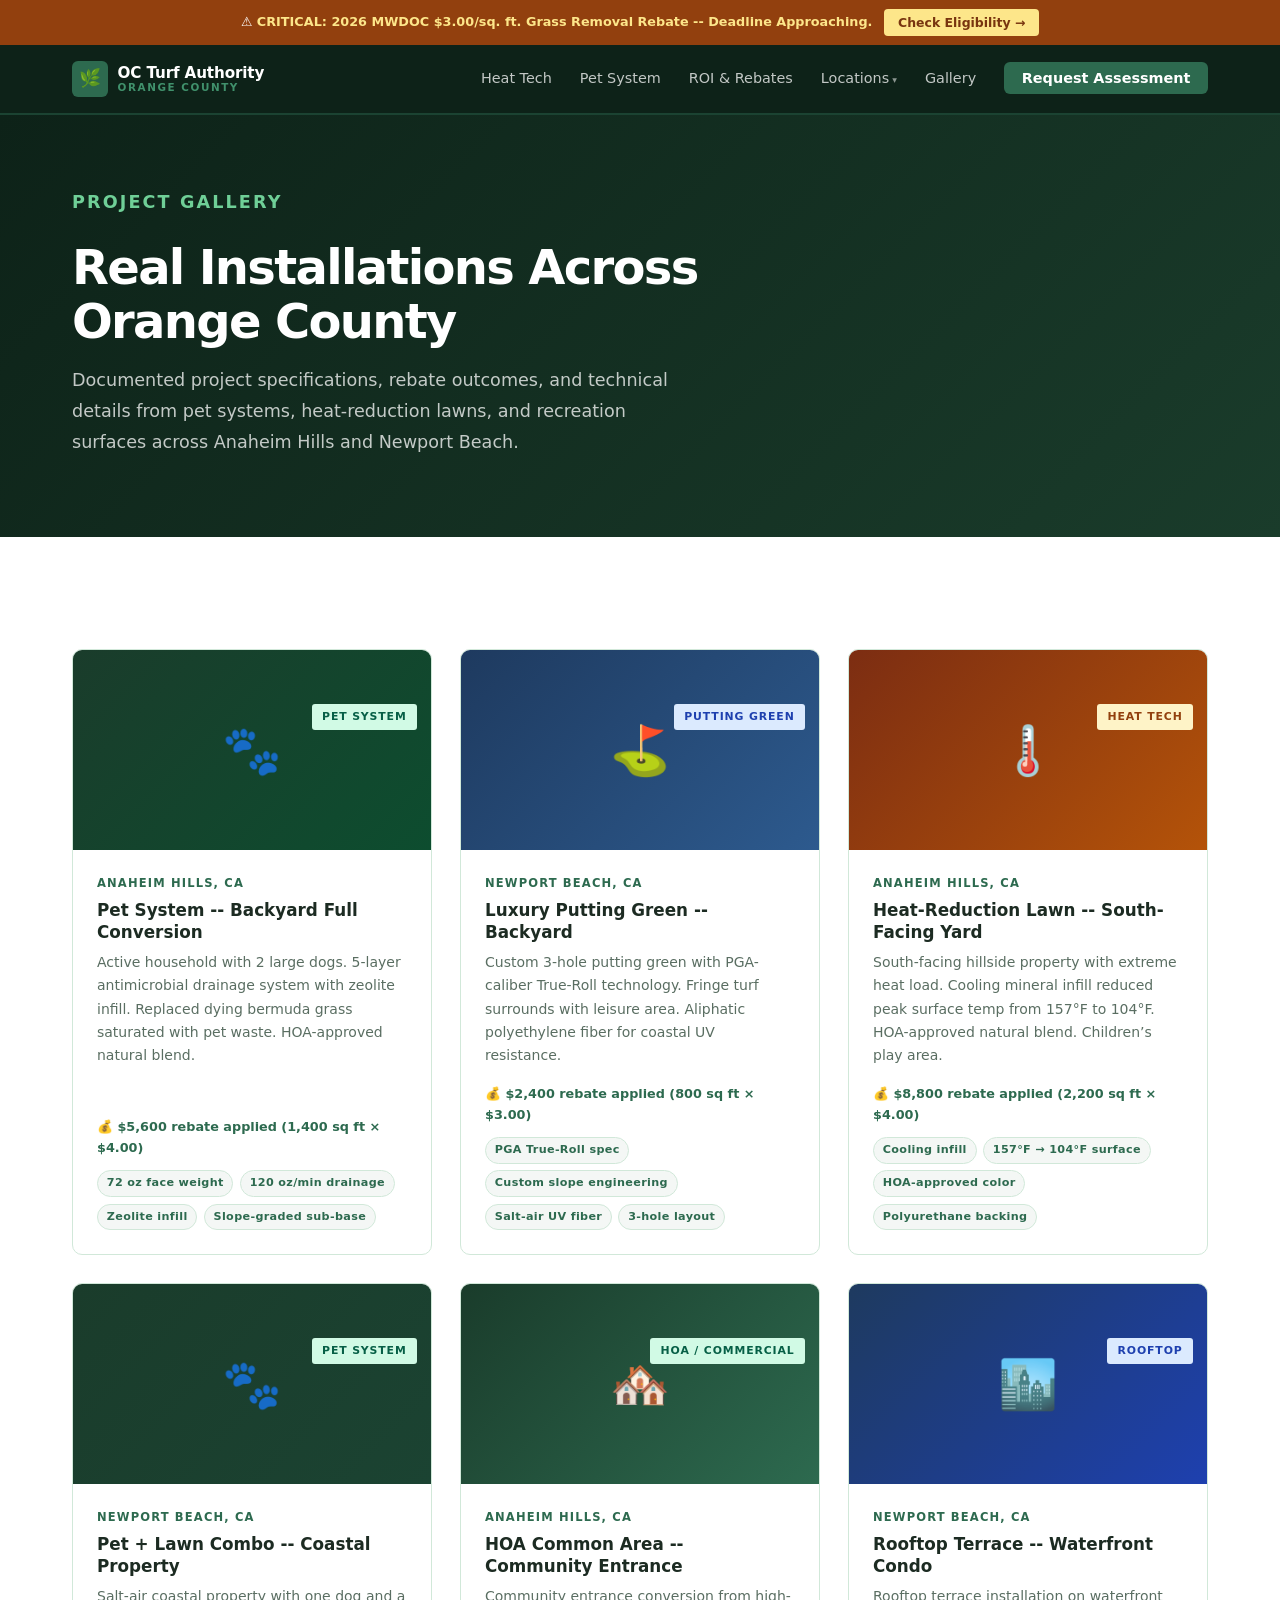
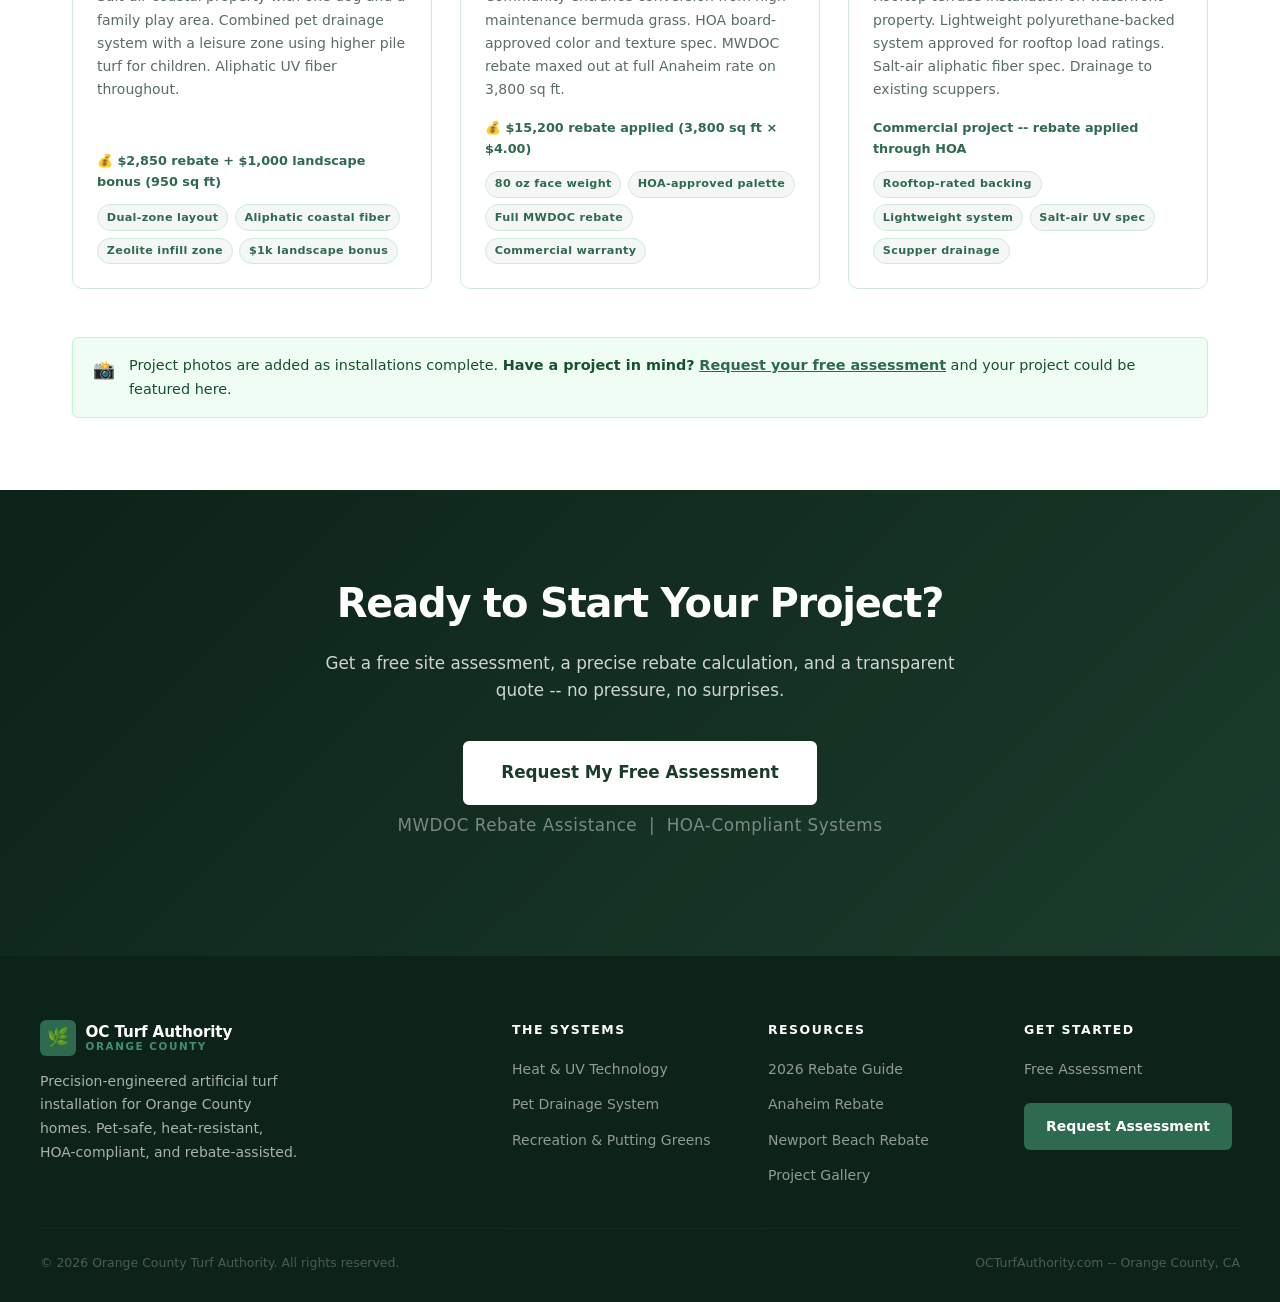
<file: gallery/index.html>
<!DOCTYPE html>
<html lang="en">
<head>
  <meta charset="UTF-8">
  <meta name="viewport" content="width=device-width, initial-scale=1.0">
  <meta name="description" content="OC Turf Authority project gallery -- real artificial turf installations across Anaheim Hills and Newport Beach. Pet systems, cooling lawns, and putting greens.">
  <link rel="canonical" href="https://octurfauthority.com/gallery/">
  <title>Artificial Turf Project Gallery Orange County | OC Turf Authority</title>
  <link rel="stylesheet" href="../css/styles.css?v=2">
</head>
<body>

  <!-- NOTIFICATION BAR -->
  <div class="notify-bar">
    <div class="container notify-bar__inner">
      <span>⚠️ <strong>CRITICAL: 2026 MWDOC $3.00/sq.&nbsp;ft. Grass Removal Rebate -- Deadline Approaching.</strong></span>
      <a href="../roi-rebates/" class="notify-bar__cta">Check Eligibility &rarr;</a>
    </div>
  </div>

  <header class="site-header">
    <div class="container">
      <a href="../" class="site-logo">
        <div class="site-logo__icon">🌿</div>
        <div class="site-logo__text">
          <span class="site-logo__name">OC Turf Authority</span>
          <span class="site-logo__sub">Orange County</span>
        </div>
      </a>
      <nav aria-label="Main navigation">
        <ul class="site-nav">
          <li><a href="../heat-tech/">Heat Tech</a></li>
          <li><a href="../pet-system/">Pet System</a></li>
          <li><a href="../roi-rebates/">ROI &amp; Rebates</a></li>
          <li class="nav-dropdown">
            <a href="../locations/">Locations</a>
            <ul class="nav-dropdown__menu">
              <li><a href="../locations/anaheim-hills/">Anaheim Hills</a></li>
              <li><a href="../locations/newport-beach/">Newport Beach</a></li>
              <li><a href="../locations/irvine/">Irvine</a></li>
              <li><a href="../locations/santa-ana/">Santa Ana</a></li>
              <li><a href="../locations/huntington-beach/">Huntington Beach</a></li>
              <li><a href="../locations/laguna-niguel/">Laguna Niguel</a></li>
            </ul>
          </li>
          <li><a href="../gallery/">Gallery</a></li>
          <li><a href="../assessment/" class="nav-cta">Request Assessment</a></li>
        </ul>
      </nav>
    </div>
  </header>

  <main>

    <!-- PAGE HERO -->
    <section class="page-hero">
      <div class="container">
        <p class="section-label">Project Gallery</p>
        <h1>Real Installations Across Orange County</h1>
        <p>Documented project specifications, rebate outcomes, and technical details from pet systems, heat-reduction lawns, and recreation surfaces across Anaheim Hills and Newport Beach.</p>
      </div>
    </section>

    <!-- PROJECTS -->
    <section class="section">
      <div class="container">

        <div class="project-grid">

          <!-- Project 1 -->
          <article class="project-card">
            <div class="project-card__thumb" style="background:linear-gradient(135deg,#1a3c2b,#0d4d2f)">
              🐾
              <span class="project-card__thumb-tag"><span class="tag">Pet System</span></span>
            </div>
            <div class="project-card__body">
              <p class="project-card__city">Anaheim Hills, CA</p>
              <h3 class="project-card__title">Pet System -- Backyard Full Conversion</h3>
              <p class="project-card__desc">Active household with 2 large dogs. 5-layer antimicrobial drainage system with zeolite infill. Replaced dying bermuda grass saturated with pet waste. HOA-approved natural blend.</p>
              <p class="project-card__rebate">💰 $5,600 rebate applied (1,400 sq ft &times; $4.00)</p>
              <div class="spec-chips">
                <span class="spec-chip">72 oz face weight</span>
                <span class="spec-chip">120 oz/min drainage</span>
                <span class="spec-chip">Zeolite infill</span>
                <span class="spec-chip">Slope-graded sub-base</span>
              </div>
            </div>
          </article>

          <!-- Project 2 -->
          <article class="project-card">
            <div class="project-card__thumb" style="background:linear-gradient(135deg,#1e3a5f,#2d5a8e)">
              ⛳
              <span class="project-card__thumb-tag"><span class="tag tag--blue">Putting Green</span></span>
            </div>
            <div class="project-card__body">
              <p class="project-card__city">Newport Beach, CA</p>
              <h3 class="project-card__title">Luxury Putting Green -- Backyard</h3>
              <p class="project-card__desc">Custom 3-hole putting green with PGA-caliber True-Roll technology. Fringe turf surrounds with leisure area. Aliphatic polyethylene fiber for coastal UV resistance.</p>
              <p class="project-card__rebate">💰 $2,400 rebate applied (800 sq ft &times; $3.00)</p>
              <div class="spec-chips">
                <span class="spec-chip">PGA True-Roll spec</span>
                <span class="spec-chip">Custom slope engineering</span>
                <span class="spec-chip">Salt-air UV fiber</span>
                <span class="spec-chip">3-hole layout</span>
              </div>
            </div>
          </article>

          <!-- Project 3 -->
          <article class="project-card">
            <div class="project-card__thumb" style="background:linear-gradient(135deg,#7c2d12,#b45309)">
              🌡️
              <span class="project-card__thumb-tag"><span class="tag tag--amber">Heat Tech</span></span>
            </div>
            <div class="project-card__body">
              <p class="project-card__city">Anaheim Hills, CA</p>
              <h3 class="project-card__title">Heat-Reduction Lawn -- South-Facing Yard</h3>
              <p class="project-card__desc">South-facing hillside property with extreme heat load. Cooling mineral infill reduced peak surface temp from 157&deg;F to 104&deg;F. HOA-approved natural blend. Children&rsquo;s play area.</p>
              <p class="project-card__rebate">💰 $8,800 rebate applied (2,200 sq ft &times; $4.00)</p>
              <div class="spec-chips">
                <span class="spec-chip">Cooling infill</span>
                <span class="spec-chip">157&deg;F &rarr; 104&deg;F surface</span>
                <span class="spec-chip">HOA-approved color</span>
                <span class="spec-chip">Polyurethane backing</span>
              </div>
            </div>
          </article>

          <!-- Project 4 -->
          <article class="project-card">
            <div class="project-card__thumb" style="background:linear-gradient(135deg,#1a3c2b,#1b4332)">
              🐾
              <span class="project-card__thumb-tag"><span class="tag">Pet System</span></span>
            </div>
            <div class="project-card__body">
              <p class="project-card__city">Newport Beach, CA</p>
              <h3 class="project-card__title">Pet + Lawn Combo -- Coastal Property</h3>
              <p class="project-card__desc">Salt-air coastal property with one dog and a family play area. Combined pet drainage system with a leisure zone using higher pile turf for children. Aliphatic UV fiber throughout.</p>
              <p class="project-card__rebate">💰 $2,850 rebate + $1,000 landscape bonus (950 sq ft)</p>
              <div class="spec-chips">
                <span class="spec-chip">Dual-zone layout</span>
                <span class="spec-chip">Aliphatic coastal fiber</span>
                <span class="spec-chip">Zeolite infill zone</span>
                <span class="spec-chip">$1k landscape bonus</span>
              </div>
            </div>
          </article>

          <!-- Project 5 -->
          <article class="project-card">
            <div class="project-card__thumb" style="background:linear-gradient(135deg,#1a3c2b,#2d6a4f)">
              🏘️
              <span class="project-card__thumb-tag"><span class="tag">HOA / Commercial</span></span>
            </div>
            <div class="project-card__body">
              <p class="project-card__city">Anaheim Hills, CA</p>
              <h3 class="project-card__title">HOA Common Area -- Community Entrance</h3>
              <p class="project-card__desc">Community entrance conversion from high-maintenance bermuda grass. HOA board-approved color and texture spec. MWDOC rebate maxed out at full Anaheim rate on 3,800 sq ft.</p>
              <p class="project-card__rebate">💰 $15,200 rebate applied (3,800 sq ft &times; $4.00)</p>
              <div class="spec-chips">
                <span class="spec-chip">80 oz face weight</span>
                <span class="spec-chip">HOA-approved palette</span>
                <span class="spec-chip">Full MWDOC rebate</span>
                <span class="spec-chip">Commercial warranty</span>
              </div>
            </div>
          </article>

          <!-- Project 6 -->
          <article class="project-card">
            <div class="project-card__thumb" style="background:linear-gradient(135deg,#1e3a5f,#1e40af)">
              🏙️
              <span class="project-card__thumb-tag"><span class="tag tag--blue">Rooftop</span></span>
            </div>
            <div class="project-card__body">
              <p class="project-card__city">Newport Beach, CA</p>
              <h3 class="project-card__title">Rooftop Terrace -- Waterfront Condo</h3>
              <p class="project-card__desc">Rooftop terrace installation on waterfront property. Lightweight polyurethane-backed system approved for rooftop load ratings. Salt-air aliphatic fiber spec. Drainage to existing scuppers.</p>
              <p class="project-card__rebate">Commercial project -- rebate applied through HOA</p>
              <div class="spec-chips">
                <span class="spec-chip">Rooftop-rated backing</span>
                <span class="spec-chip">Lightweight system</span>
                <span class="spec-chip">Salt-air UV spec</span>
                <span class="spec-chip">Scupper drainage</span>
              </div>
            </div>
          </article>

        </div>

        <div class="alert-box alert-box--green" style="margin-top:3rem">
          <span class="alert-box__icon">📸</span>
          <div>Project photos are added as installations complete. <strong>Have a project in mind?</strong> <a href="../assessment/" style="color:var(--emerald);font-weight:700">Request your free assessment</a> and your project could be featured here.</div>
        </div>

      </div>
    </section>

    <!-- CTA BANNER -->
    <section class="cta-banner">
      <div class="container">
        <h2>Ready to Start Your Project?</h2>
        <p>Get a free site assessment, a precise rebate calculation, and a transparent quote -- no pressure, no surprises.</p>
        <div class="cta-wrap">
          <a href="../assessment/" class="cta-button cta-button--white cta-button--lg">Request My Free Assessment</a>
          <p class="cta-trust">MWDOC Rebate Assistance &nbsp;|&nbsp; HOA-Compliant Systems</p>
        </div>
      </div>
    </section>

  </main>

  <footer class="site-footer">
    <div class="footer-grid">
      <div class="footer-brand">
        <a href="../" class="site-logo"><div class="site-logo__icon">🌿</div><div class="site-logo__text"><span class="site-logo__name">OC Turf Authority</span><span class="site-logo__sub">Orange County</span></div></a>
        <p>Precision-engineered artificial turf installation for Orange County homes. Pet-safe, heat-resistant, HOA-compliant, and rebate-assisted.</p>
      </div>
      <div class="footer-col"><h4>The Systems</h4><ul><li><a href="../heat-tech/">Heat &amp; UV Technology</a></li><li><a href="../pet-system/">Pet Drainage System</a></li><li><a href="../gallery/">Recreation &amp; Putting Greens</a></li></ul></div>
      <div class="footer-col"><h4>Resources</h4><ul><li><a href="../roi-rebates/">2026 Rebate Guide</a></li><li><a href="../roi-rebates/">Anaheim Rebate</a></li><li><a href="../roi-rebates/">Newport Beach Rebate</a></li><li><a href="../gallery/">Project Gallery</a></li></ul></div>
      <div class="footer-col"><h4>Get Started</h4><ul><li><a href="../assessment/">Free Assessment</a></li></ul><a href="../assessment/" class="cta-button" style="margin-top:1.25rem;font-size:0.875rem;padding:0.65rem 1.25rem;">Request Assessment</a></div>
    </div>
    <div class="footer-bottom">
      <span>&copy; 2026 Orange County Turf Authority. All rights reserved.</span>
      <span>OCTurfAuthority.com -- Orange County, CA</span>
    </div>
  </footer>
</body>
</html>
</file>
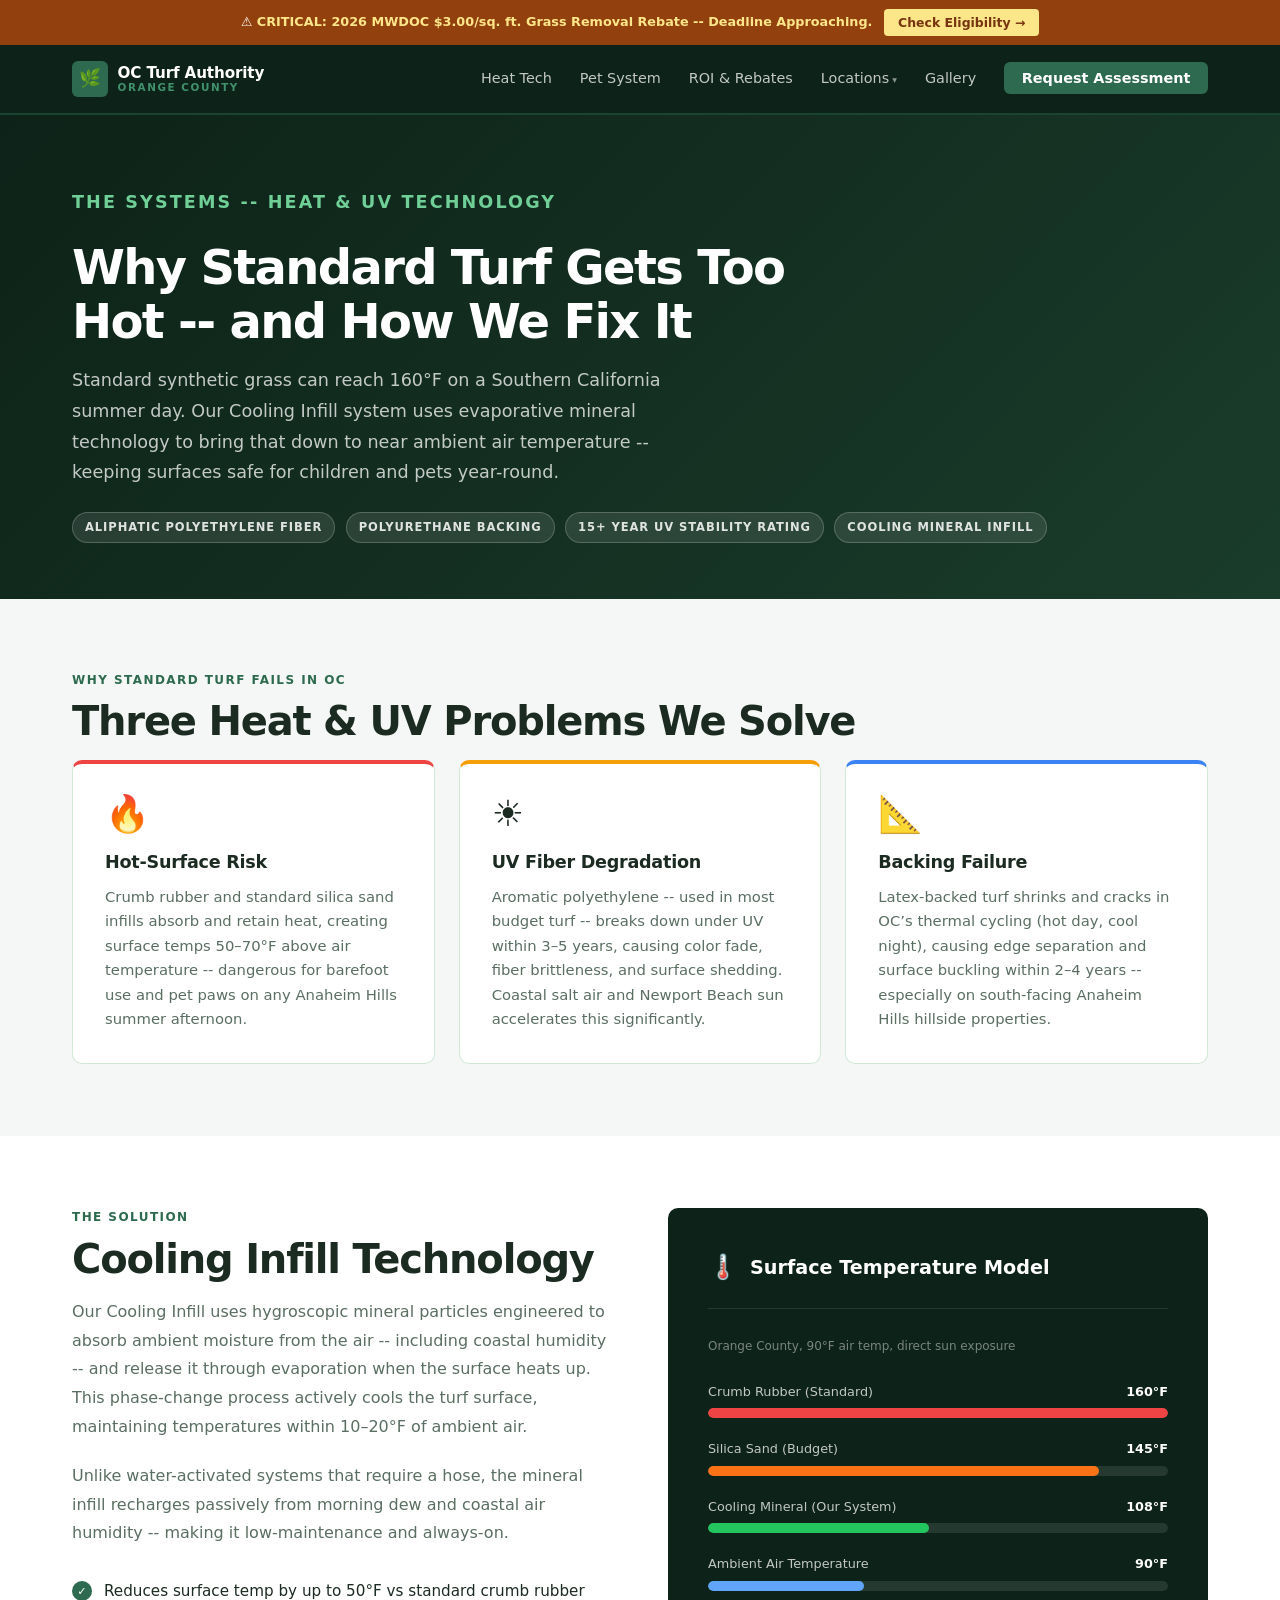
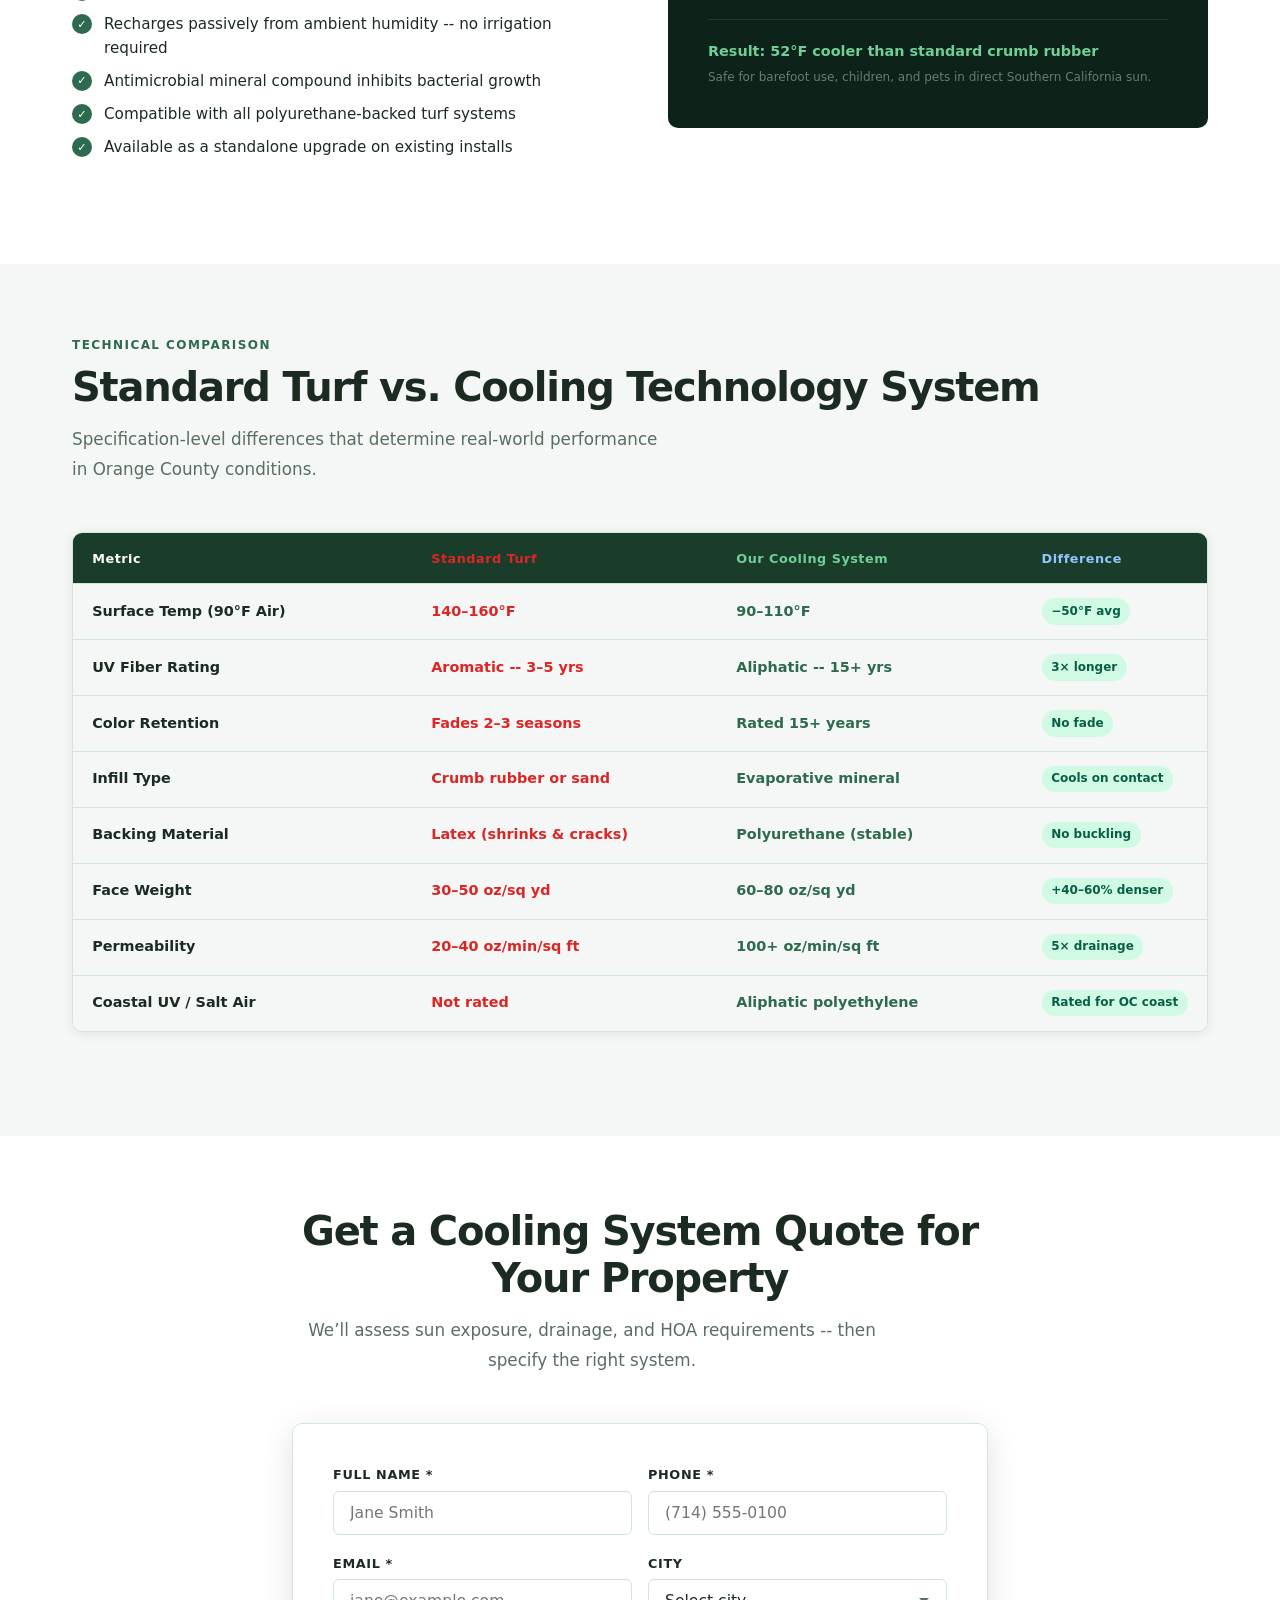
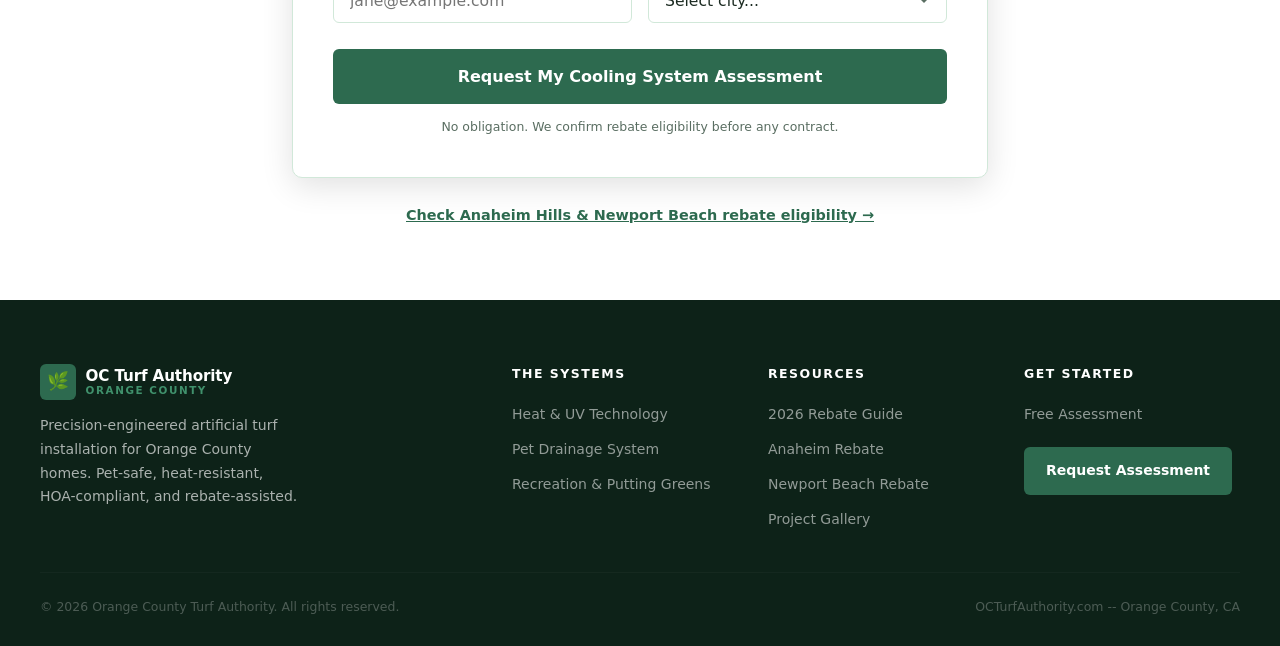
<file: heat-tech/index.html>
<!DOCTYPE html>
<html lang="en">
<head>
  <meta charset="UTF-8">
  <meta name="viewport" content="width=device-width, initial-scale=1.0">
  <meta name="description" content="OC Turf Authority Heat &amp; UV Technology -- Cooling Infill systems that reduce synthetic grass surface temps by up to 50°F. Aliphatic polyethylene fibers rated 15+ years for Orange County sun.">
  <link rel="canonical" href="https://octurfauthority.com/heat-tech/">
  <title>Synthetic Grass Heat Technology Orange County | OC Turf Authority</title>
  <link rel="stylesheet" href="../css/styles.css?v=2">
</head>
<body>

  <!-- NOTIFICATION BAR -->
  <div class="notify-bar">
    <div class="container notify-bar__inner">
      <span>⚠️ <strong>CRITICAL: 2026 MWDOC $3.00/sq.&nbsp;ft. Grass Removal Rebate -- Deadline Approaching.</strong></span>
      <a href="../roi-rebates/" class="notify-bar__cta">Check Eligibility &rarr;</a>
    </div>
  </div>

  <header class="site-header">
    <div class="container">
      <a href="../" class="site-logo">
        <div class="site-logo__icon">🌿</div>
        <div class="site-logo__text">
          <span class="site-logo__name">OC Turf Authority</span>
          <span class="site-logo__sub">Orange County</span>
        </div>
      </a>
      <nav aria-label="Main navigation">
        <ul class="site-nav">
          <li><a href="../heat-tech/">Heat Tech</a></li>
          <li><a href="../pet-system/">Pet System</a></li>
          <li><a href="../roi-rebates/">ROI &amp; Rebates</a></li>
          <li class="nav-dropdown">
            <a href="../locations/">Locations</a>
            <ul class="nav-dropdown__menu">
              <li><a href="../locations/anaheim-hills/">Anaheim Hills</a></li>
              <li><a href="../locations/newport-beach/">Newport Beach</a></li>
              <li><a href="../locations/irvine/">Irvine</a></li>
              <li><a href="../locations/santa-ana/">Santa Ana</a></li>
              <li><a href="../locations/huntington-beach/">Huntington Beach</a></li>
              <li><a href="../locations/laguna-niguel/">Laguna Niguel</a></li>
            </ul>
          </li>
          <li><a href="../gallery/">Gallery</a></li>
          <li><a href="../assessment/" class="nav-cta">Request Assessment</a></li>
        </ul>
      </nav>
    </div>
  </header>

  <main>

    <!-- PAGE HERO -->
    <section class="page-hero">
      <div class="container">
        <p class="section-label">The Systems -- Heat &amp; UV Technology</p>
        <h1>Why Standard Turf Gets Too Hot -- and How We Fix It</h1>
        <p>Standard synthetic grass can reach 160&deg;F on a Southern California summer day. Our Cooling Infill system uses evaporative mineral technology to bring that down to near ambient air temperature -- keeping surfaces safe for children and pets year-round.</p>
        <div class="chip-row">
          <span class="chip">Aliphatic Polyethylene Fiber</span>
          <span class="chip">Polyurethane Backing</span>
          <span class="chip">15+ Year UV Stability Rating</span>
          <span class="chip">Cooling Mineral Infill</span>
        </div>
      </div>
    </section>

    <!-- THE THREE FAILURE MODES -->
    <section class="section section--alt">
      <div class="container">
        <p class="section-label">Why Standard Turf Fails in OC</p>
        <h2 class="section-title">Three Heat &amp; UV Problems We Solve</h2>
        <div class="card-grid">
          <div class="card" style="border-top:4px solid #ef4444;">
            <div class="card-icon">🔥</div>
            <h3>Hot-Surface Risk</h3>
            <p>Crumb rubber and standard silica sand infills absorb and retain heat, creating surface temps 50&ndash;70&deg;F above air temperature -- dangerous for barefoot use and pet paws on any Anaheim Hills summer afternoon.</p>
          </div>
          <div class="card" style="border-top:4px solid #f59e0b;">
            <div class="card-icon">☀️</div>
            <h3>UV Fiber Degradation</h3>
            <p>Aromatic polyethylene -- used in most budget turf -- breaks down under UV within 3&ndash;5 years, causing color fade, fiber brittleness, and surface shedding. Coastal salt air and Newport Beach sun accelerates this significantly.</p>
          </div>
          <div class="card" style="border-top:4px solid #3b82f6;">
            <div class="card-icon">📐</div>
            <h3>Backing Failure</h3>
            <p>Latex-backed turf shrinks and cracks in OC&rsquo;s thermal cycling (hot day, cool night), causing edge separation and surface buckling within 2&ndash;4 years -- especially on south-facing Anaheim Hills hillside properties.</p>
          </div>
        </div>
      </div>
    </section>

    <!-- COOLING INFILL EXPLAINER -->
    <section class="section">
      <div class="container">
        <div class="two-col">
          <div>
            <p class="section-label">The Solution</p>
            <h2 class="section-title">Cooling Infill Technology</h2>
            <p style="color:var(--text-muted);line-height:1.8;margin-bottom:1.25rem">Our Cooling Infill uses hygroscopic mineral particles engineered to absorb ambient moisture from the air -- including coastal humidity -- and release it through evaporation when the surface heats up. This phase-change process actively cools the turf surface, maintaining temperatures within 10&ndash;20&deg;F of ambient air.</p>
            <p style="color:var(--text-muted);line-height:1.8;margin-bottom:2rem">Unlike water-activated systems that require a hose, the mineral infill recharges passively from morning dew and coastal air humidity -- making it low-maintenance and always-on.</p>

            <ul class="feature-list">
              <li>Reduces surface temp by up to 50&deg;F vs standard crumb rubber</li>
              <li>Recharges passively from ambient humidity -- no irrigation required</li>
              <li>Antimicrobial mineral compound inhibits bacterial growth</li>
              <li>Compatible with all polyurethane-backed turf systems</li>
              <li>Available as a standalone upgrade on existing installs</li>
            </ul>
          </div>

          <!-- Temp Bar Chart -->
          <div class="spec-dark">
            <div class="spec-dark-header">
              <span style="font-size:1.5rem">🌡️</span>
              <h3>Surface Temperature Model</h3>
            </div>
            <p style="color:rgba(255,255,255,0.45);font-size:0.75rem;margin-bottom:1.5rem">Orange County, 90&deg;F air temp, direct sun exposure</p>
            <div class="temp-chart">
              <div>
                <div class="temp-row__label"><span>Crumb Rubber (Standard)</span><strong>160&deg;F</strong></div>
                <div class="temp-bar-track"><div class="temp-bar-fill temp-bar-fill--red" style="width:100%"></div></div>
              </div>
              <div>
                <div class="temp-row__label"><span>Silica Sand (Budget)</span><strong>145&deg;F</strong></div>
                <div class="temp-bar-track"><div class="temp-bar-fill temp-bar-fill--orange" style="width:85%"></div></div>
              </div>
              <div>
                <div class="temp-row__label"><span>Cooling Mineral (Our System)</span><strong>108&deg;F</strong></div>
                <div class="temp-bar-track"><div class="temp-bar-fill temp-bar-fill--green" style="width:48%"></div></div>
              </div>
              <div>
                <div class="temp-row__label"><span>Ambient Air Temperature</span><strong>90&deg;F</strong></div>
                <div class="temp-bar-track"><div class="temp-bar-fill temp-bar-fill--blue" style="width:34%"></div></div>
              </div>
            </div>
            <div style="margin-top:1.75rem;padding-top:1.25rem;border-top:1px solid rgba(255,255,255,0.1);">
              <p style="color:#6fcf97;font-size:0.9rem;font-weight:700">Result: 52&deg;F cooler than standard crumb rubber</p>
              <p style="color:rgba(255,255,255,0.4);font-size:0.75rem;margin-top:0.3rem">Safe for barefoot use, children, and pets in direct Southern California sun.</p>
            </div>
          </div>
        </div>
      </div>
    </section>

    <!-- COMPARISON TABLE -->
    <section class="section section--alt">
      <div class="container">
        <p class="section-label">Technical Comparison</p>
        <h2 class="section-title">Standard Turf vs. Cooling Technology System</h2>
        <p class="section-subtitle">Specification-level differences that determine real-world performance in Orange County conditions.</p>

        <div class="table-wrap">
          <table class="comparison-table">
            <thead>
              <tr>
                <th style="width:30%">Metric</th>
                <th style="width:27%" class="con">Standard Turf</th>
                <th style="width:27%" class="col-our">Our Cooling System</th>
                <th style="width:16%" class="col-diff">Difference</th>
              </tr>
            </thead>
            <tbody>
              <tr><td><strong>Surface Temp (90&deg;F Air)</strong></td><td class="con">140&ndash;160&deg;F</td><td class="pro">90&ndash;110&deg;F</td><td><span class="diff-chip">&minus;50&deg;F avg</span></td></tr>
              <tr><td><strong>UV Fiber Rating</strong></td><td class="con">Aromatic -- 3&ndash;5 yrs</td><td class="pro">Aliphatic -- 15+ yrs</td><td><span class="diff-chip">3&times; longer</span></td></tr>
              <tr><td><strong>Color Retention</strong></td><td class="con">Fades 2&ndash;3 seasons</td><td class="pro">Rated 15+ years</td><td><span class="diff-chip">No fade</span></td></tr>
              <tr><td><strong>Infill Type</strong></td><td class="con">Crumb rubber or sand</td><td class="pro">Evaporative mineral</td><td><span class="diff-chip">Cools on contact</span></td></tr>
              <tr><td><strong>Backing Material</strong></td><td class="con">Latex (shrinks &amp; cracks)</td><td class="pro">Polyurethane (stable)</td><td><span class="diff-chip">No buckling</span></td></tr>
              <tr><td><strong>Face Weight</strong></td><td class="con">30&ndash;50 oz/sq yd</td><td class="pro">60&ndash;80 oz/sq yd</td><td><span class="diff-chip">+40&ndash;60% denser</span></td></tr>
              <tr><td><strong>Permeability</strong></td><td class="con">20&ndash;40 oz/min/sq ft</td><td class="pro">100+ oz/min/sq ft</td><td><span class="diff-chip">5&times; drainage</span></td></tr>
              <tr><td><strong>Coastal UV / Salt Air</strong></td><td class="con">Not rated</td><td class="pro">Aliphatic polyethylene</td><td><span class="diff-chip">Rated for OC coast</span></td></tr>
            </tbody>
          </table>
        </div>
      </div>
    </section>

    <!-- CTA -->
    <section class="section">
      <div class="container" style="max-width:760px">
        <div style="text-align:center;margin-bottom:2.5rem">
          <h2 class="section-title">Get a Cooling System Quote for Your Property</h2>
          <p class="section-subtitle">We&rsquo;ll assess sun exposure, drainage, and HOA requirements -- then specify the right system.</p>
        </div>
        <div class="form-wrap">
          <form name="heat-tech-assessment" method="POST" data-netlify="true" action="../assessment/thank-you.html">
            <div class="form-row">
              <div class="form-group"><label>Full Name *</label><input type="text" name="name" required placeholder="Jane Smith"></div>
              <div class="form-group"><label>Phone *</label><input type="tel" name="phone" required placeholder="(714) 555-0100"></div>
            </div>
            <div class="form-row">
              <div class="form-group"><label>Email *</label><input type="email" name="email" required placeholder="jane@example.com"></div>
              <div class="form-group">
                <label>City</label>
                <select name="city">
                  <option value="">Select city...</option>
                  <option>Anaheim Hills</option><option>Newport Beach</option><option>Irvine</option><option>Fullerton</option><option>Other Orange County</option>
                </select>
              </div>
            </div>
            <button type="submit" class="cta-button form-submit">Request My Cooling System Assessment</button>
            <p class="form-privacy">No obligation. We confirm rebate eligibility before any contract.</p>
          </form>
        </div>
        <p style="text-align:center;margin-top:1.5rem">
          <a href="../roi-rebates/" style="color:var(--emerald);font-weight:700;font-size:0.9rem">Check Anaheim Hills &amp; Newport Beach rebate eligibility &rarr;</a>
        </p>
      </div>
    </section>

  </main>

  <footer class="site-footer">
    <div class="footer-grid">
      <div class="footer-brand">
        <a href="../" class="site-logo">
          <div class="site-logo__icon">🌿</div>
          <div class="site-logo__text">
            <span class="site-logo__name">OC Turf Authority</span>
            <span class="site-logo__sub">Orange County</span>
          </div>
        </a>
        <p>Precision-engineered artificial turf installation for Orange County homes. Pet-safe, heat-resistant, HOA-compliant, and rebate-assisted.</p>
      </div>
      <div class="footer-col"><h4>The Systems</h4><ul><li><a href="../heat-tech/">Heat &amp; UV Technology</a></li><li><a href="../pet-system/">Pet Drainage System</a></li><li><a href="../gallery/">Recreation &amp; Putting Greens</a></li></ul></div>
      <div class="footer-col"><h4>Resources</h4><ul><li><a href="../roi-rebates/">2026 Rebate Guide</a></li><li><a href="../roi-rebates/">Anaheim Rebate</a></li><li><a href="../roi-rebates/">Newport Beach Rebate</a></li><li><a href="../gallery/">Project Gallery</a></li></ul></div>
      <div class="footer-col"><h4>Get Started</h4><ul><li><a href="../assessment/">Free Assessment</a></li></ul><a href="../assessment/" class="cta-button" style="margin-top:1.25rem;font-size:0.875rem;padding:0.65rem 1.25rem;">Request Assessment</a></div>
    </div>
    <div class="footer-bottom">
      <span>&copy; 2026 Orange County Turf Authority. All rights reserved.</span>
      <span>OCTurfAuthority.com -- Orange County, CA</span>
    </div>
  </footer>

  <script>
    document.querySelectorAll('.faq-question').forEach(function(btn){
      btn.addEventListener('click',function(){var a=btn.closest('.faq-item').querySelector('.faq-answer'),o=btn.getAttribute('aria-expanded')==='true';btn.setAttribute('aria-expanded',o?'false':'true');o?a.setAttribute('hidden',''):a.removeAttribute('hidden');});
    });
  </script>
</body>
</html>
</file>
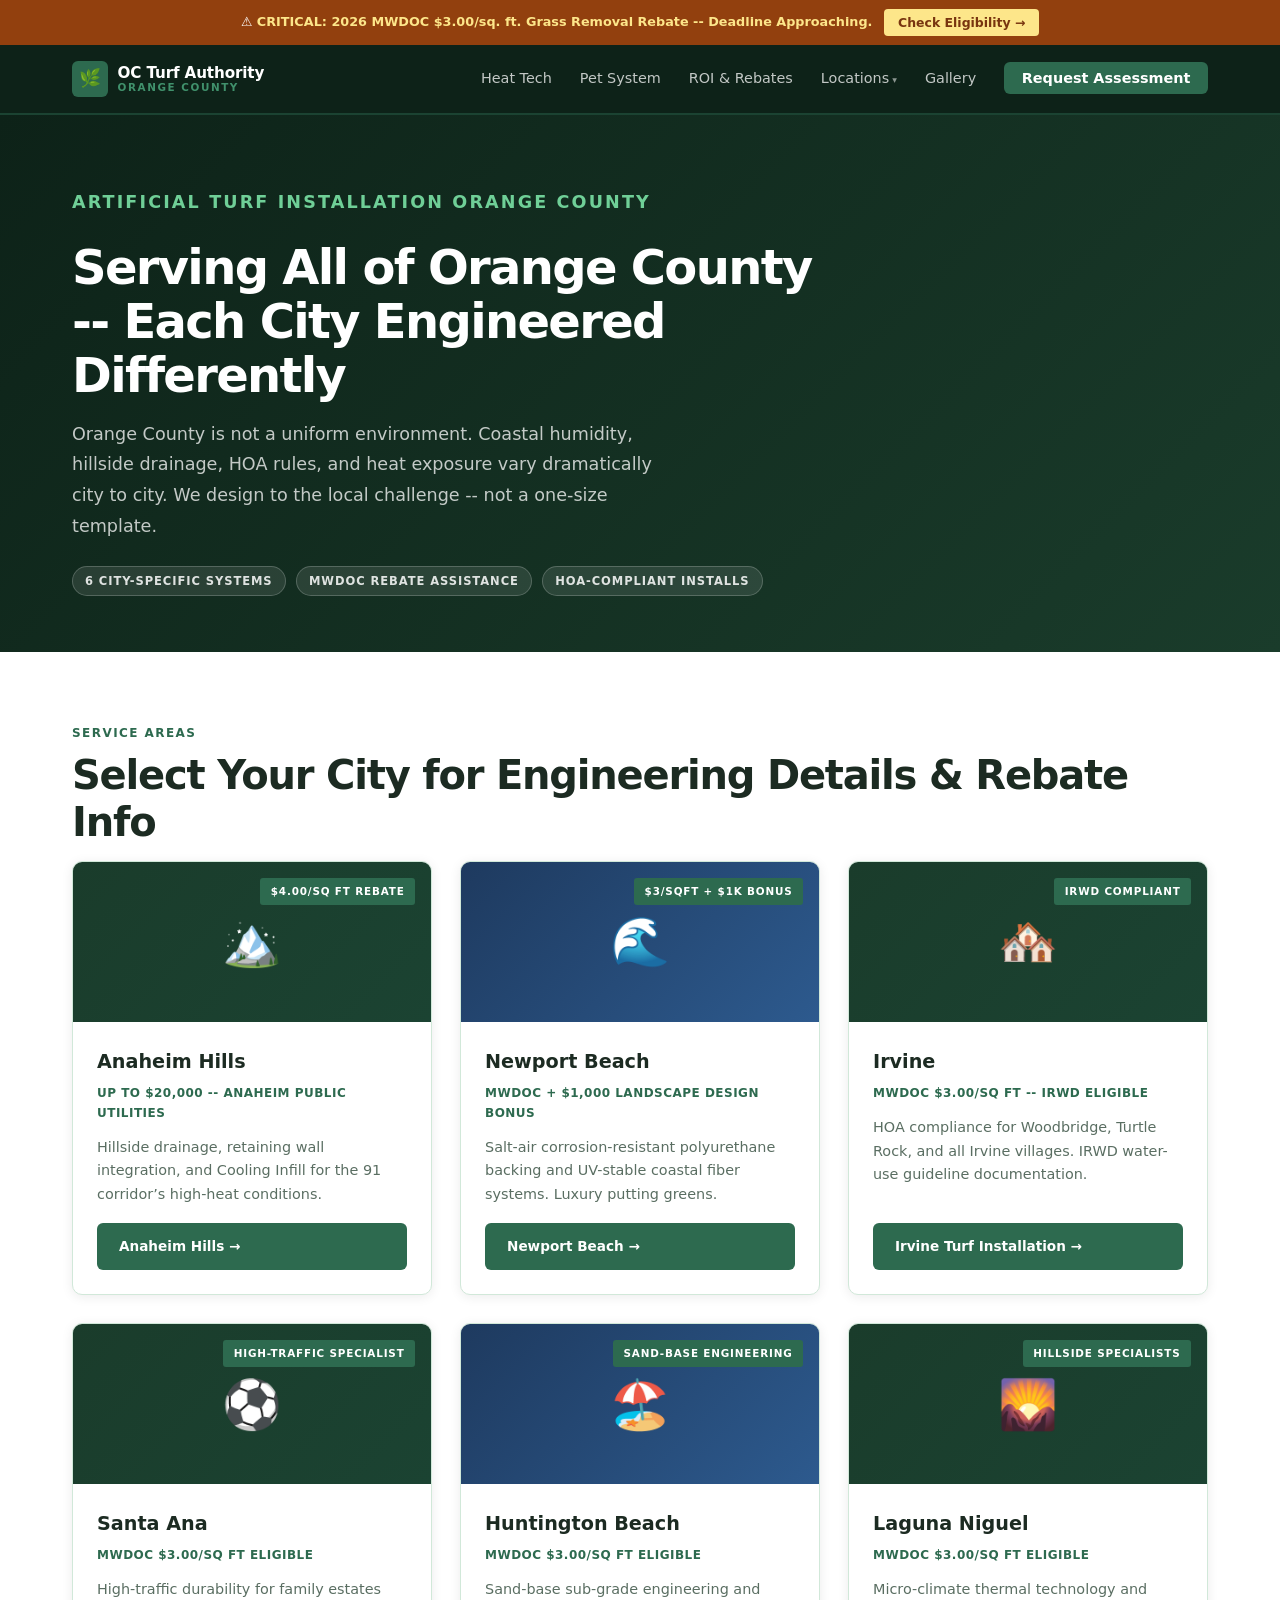
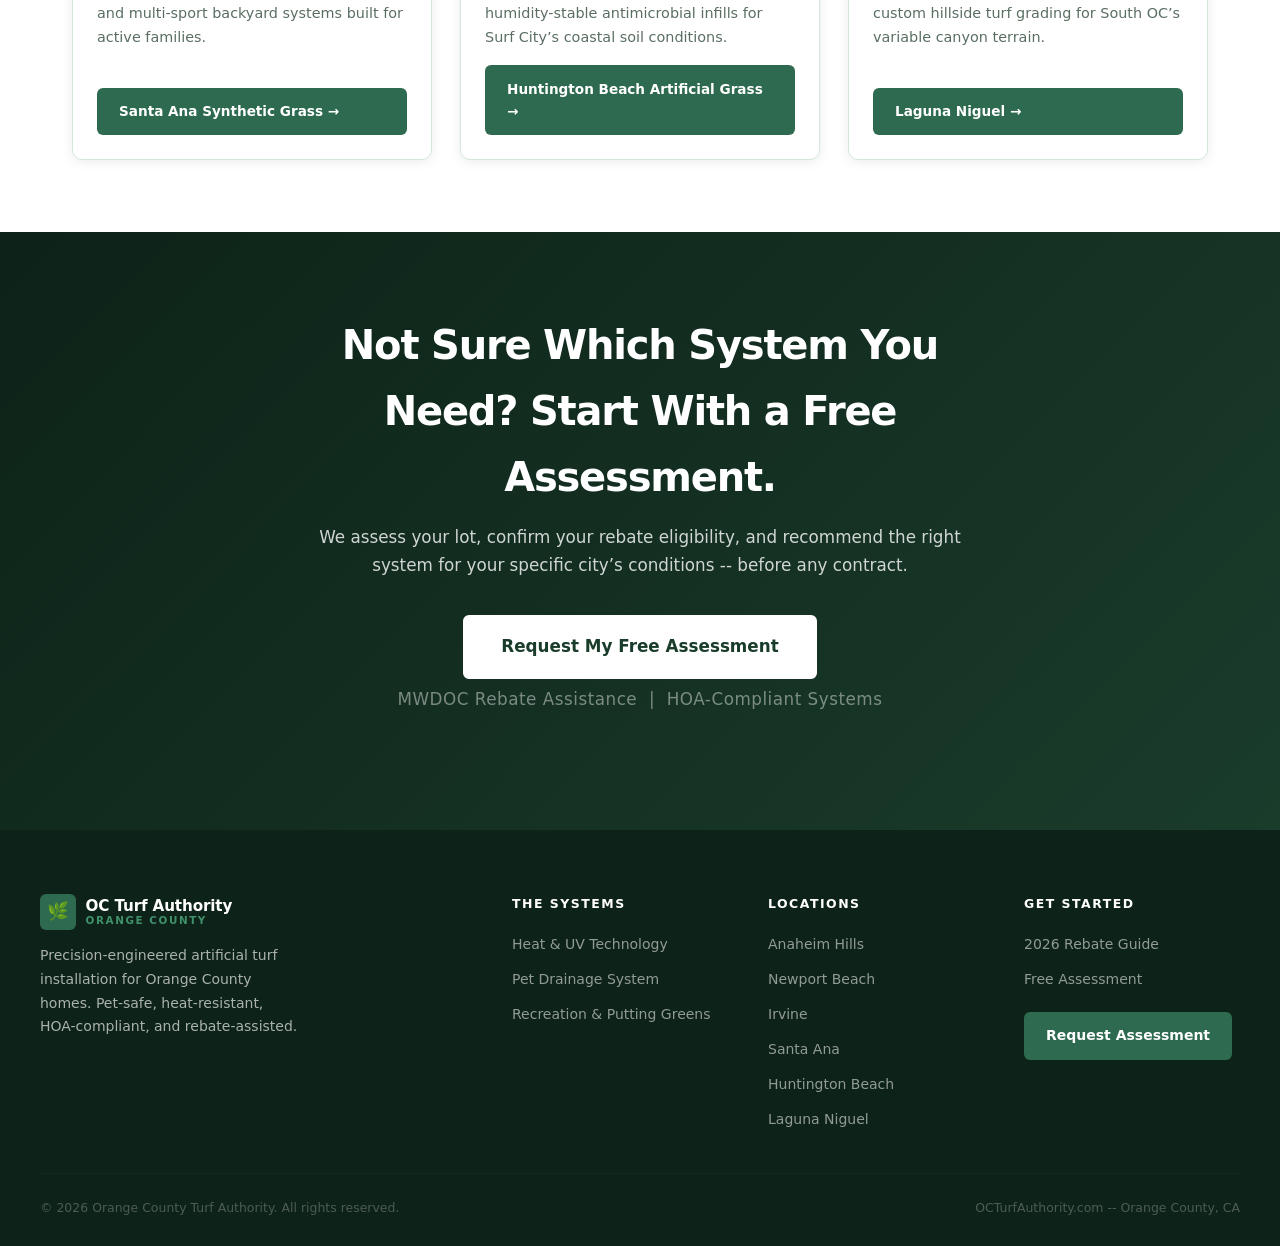
<file: locations/index.html>
<!DOCTYPE html>
<html lang="en">
<head>
  <meta charset="UTF-8">
  <meta name="viewport" content="width=device-width, initial-scale=1.0">
  <meta name="description" content="OC Turf Authority serves all of Orange County. Precision-engineered artificial turf installation in Anaheim Hills, Newport Beach, Irvine, Santa Ana, Huntington Beach, and Laguna Niguel.">
  <link rel="canonical" href="https://octurfauthority.com/locations/">
  <title>Artificial Turf Installation Locations | Orange County | OC Turf Authority</title>
  <link rel="stylesheet" href="../css/styles.css?v=2">
</head>
<body>

  <!-- NOTIFICATION BAR -->
  <div class="notify-bar">
    <div class="container notify-bar__inner">
      <span>⚠️ <strong>CRITICAL: 2026 MWDOC $3.00/sq.&nbsp;ft. Grass Removal Rebate -- Deadline Approaching.</strong></span>
      <a href="../roi-rebates/" class="notify-bar__cta">Check Eligibility &rarr;</a>
    </div>
  </div>

  <!-- HEADER -->
  <header class="site-header">
    <div class="container">
      <a href="../" class="site-logo">
        <div class="site-logo__icon">🌿</div>
        <div class="site-logo__text">
          <span class="site-logo__name">OC Turf Authority</span>
          <span class="site-logo__sub">Orange County</span>
        </div>
      </a>
      <nav aria-label="Main navigation">
        <ul class="site-nav">
          <li><a href="../heat-tech/">Heat Tech</a></li>
          <li><a href="../pet-system/">Pet System</a></li>
          <li><a href="../roi-rebates/">ROI &amp; Rebates</a></li>
          <li class="nav-dropdown">
            <a href="../locations/">Locations</a>
            <ul class="nav-dropdown__menu">
              <li><a href="../locations/anaheim-hills/">Anaheim Hills</a></li>
              <li><a href="../locations/newport-beach/">Newport Beach</a></li>
              <li><a href="../locations/irvine/">Irvine</a></li>
              <li><a href="../locations/santa-ana/">Santa Ana</a></li>
              <li><a href="../locations/huntington-beach/">Huntington Beach</a></li>
              <li><a href="../locations/laguna-niguel/">Laguna Niguel</a></li>
            </ul>
          </li>
          <li><a href="../gallery/">Gallery</a></li>
          <li><a href="../assessment/" class="nav-cta">Request Assessment</a></li>
        </ul>
      </nav>
    </div>
  </header>

  <main>

    <!-- PAGE HERO -->
    <section class="page-hero">
      <div class="container">
        <p class="section-label">Artificial Turf Installation Orange County</p>
        <h1>Serving All of Orange County -- Each City Engineered Differently</h1>
        <p>Orange County is not a uniform environment. Coastal humidity, hillside drainage, HOA rules, and heat exposure vary dramatically city to city. We design to the local challenge -- not a one-size template.</p>
        <div class="chip-row">
          <span class="chip">6 City-Specific Systems</span>
          <span class="chip">MWDOC Rebate Assistance</span>
          <span class="chip">HOA-Compliant Installs</span>
        </div>
      </div>
    </section>

    <!-- CITY GRID -->
    <section class="section">
      <div class="container">
        <p class="section-label">Service Areas</p>
        <h2 class="section-title">Select Your City for Engineering Details &amp; Rebate Info</h2>

        <div class="city-card-grid" style="grid-template-columns: repeat(3, 1fr);">

          <article class="city-card">
            <div class="city-card__banner city-card__banner--green">🏔️</div>
            <span class="city-card__badge">$4.00/sq ft Rebate</span>
            <div class="city-card__body">
              <h3 class="city-card__title">Anaheim Hills</h3>
              <p class="city-card__rebate">Up to $20,000 -- Anaheim Public Utilities</p>
              <p class="city-card__desc">Hillside drainage, retaining wall integration, and Cooling Infill for the 91 corridor&rsquo;s high-heat conditions.</p>
              <a href="./anaheim-hills/" class="cta-button" style="font-size:0.85rem;padding:0.65rem 1.25rem;">Anaheim Hills &rarr;</a>
            </div>
          </article>

          <article class="city-card">
            <div class="city-card__banner city-card__banner--blue">🌊</div>
            <span class="city-card__badge">$3/sqft + $1k Bonus</span>
            <div class="city-card__body">
              <h3 class="city-card__title">Newport Beach</h3>
              <p class="city-card__rebate">MWDOC + $1,000 Landscape Design Bonus</p>
              <p class="city-card__desc">Salt-air corrosion-resistant polyurethane backing and UV-stable coastal fiber systems. Luxury putting greens.</p>
              <a href="./newport-beach/" class="cta-button" style="font-size:0.85rem;padding:0.65rem 1.25rem;">Newport Beach &rarr;</a>
            </div>
          </article>

          <article class="city-card">
            <div class="city-card__banner city-card__banner--green">🏘️</div>
            <span class="city-card__badge">IRWD Compliant</span>
            <div class="city-card__body">
              <h3 class="city-card__title">Irvine</h3>
              <p class="city-card__rebate">MWDOC $3.00/sq ft -- IRWD Eligible</p>
              <p class="city-card__desc">HOA compliance for Woodbridge, Turtle Rock, and all Irvine villages. IRWD water-use guideline documentation.</p>
              <a href="./irvine/" class="cta-button" style="font-size:0.85rem;padding:0.65rem 1.25rem;">Irvine Turf Installation &rarr;</a>
            </div>
          </article>

          <article class="city-card">
            <div class="city-card__banner city-card__banner--green">⚽</div>
            <span class="city-card__badge">High-Traffic Specialist</span>
            <div class="city-card__body">
              <h3 class="city-card__title">Santa Ana</h3>
              <p class="city-card__rebate">MWDOC $3.00/sq ft Eligible</p>
              <p class="city-card__desc">High-traffic durability for family estates and multi-sport backyard systems built for active families.</p>
              <a href="./santa-ana/" class="cta-button" style="font-size:0.85rem;padding:0.65rem 1.25rem;">Santa Ana Synthetic Grass &rarr;</a>
            </div>
          </article>

          <article class="city-card">
            <div class="city-card__banner city-card__banner--blue">🏖️</div>
            <span class="city-card__badge">Sand-Base Engineering</span>
            <div class="city-card__body">
              <h3 class="city-card__title">Huntington Beach</h3>
              <p class="city-card__rebate">MWDOC $3.00/sq ft Eligible</p>
              <p class="city-card__desc">Sand-base sub-grade engineering and humidity-stable antimicrobial infills for Surf City&rsquo;s coastal soil conditions.</p>
              <a href="./huntington-beach/" class="cta-button" style="font-size:0.85rem;padding:0.65rem 1.25rem;">Huntington Beach Artificial Grass &rarr;</a>
            </div>
          </article>

          <article class="city-card">
            <div class="city-card__banner city-card__banner--green">🌄</div>
            <span class="city-card__badge">Hillside Specialists</span>
            <div class="city-card__body">
              <h3 class="city-card__title">Laguna Niguel</h3>
              <p class="city-card__rebate">MWDOC $3.00/sq ft Eligible</p>
              <p class="city-card__desc">Micro-climate thermal technology and custom hillside turf grading for South OC&rsquo;s variable canyon terrain.</p>
              <a href="./laguna-niguel/" class="cta-button" style="font-size:0.85rem;padding:0.65rem 1.25rem;">Laguna Niguel &rarr;</a>
            </div>
          </article>

        </div>
      </div>
    </section>

    <!-- CTA -->
    <section class="cta-banner">
      <div class="container">
        <h2>Not Sure Which System You Need? Start With a Free Assessment.</h2>
        <p>We assess your lot, confirm your rebate eligibility, and recommend the right system for your specific city&rsquo;s conditions -- before any contract.</p>
        <div class="cta-wrap">
          <a href="../assessment/" class="cta-button cta-button--white cta-button--lg">Request My Free Assessment</a>
          <p class="cta-trust">MWDOC Rebate Assistance &nbsp;|&nbsp; HOA-Compliant Systems</p>
        </div>
      </div>
    </section>

  </main>

  <!-- FOOTER -->
  <footer class="site-footer">
    <div class="footer-grid">
      <div class="footer-brand">
        <a href="../" class="site-logo">
          <div class="site-logo__icon">🌿</div>
          <div class="site-logo__text">
            <span class="site-logo__name">OC Turf Authority</span>
            <span class="site-logo__sub">Orange County</span>
          </div>
        </a>
        <p>Precision-engineered artificial turf installation for Orange County homes. Pet-safe, heat-resistant, HOA-compliant, and rebate-assisted.</p>
      </div>
      <div class="footer-col">
        <h4>The Systems</h4>
        <ul>
          <li><a href="../heat-tech/">Heat &amp; UV Technology</a></li>
          <li><a href="../pet-system/">Pet Drainage System</a></li>
          <li><a href="../gallery/">Recreation &amp; Putting Greens</a></li>
        </ul>
      </div>
      <div class="footer-col">
        <h4>Locations</h4>
        <ul>
          <li><a href="../locations/anaheim-hills/">Anaheim Hills</a></li>
          <li><a href="../locations/newport-beach/">Newport Beach</a></li>
          <li><a href="../locations/irvine/">Irvine</a></li>
          <li><a href="../locations/santa-ana/">Santa Ana</a></li>
          <li><a href="../locations/huntington-beach/">Huntington Beach</a></li>
          <li><a href="../locations/laguna-niguel/">Laguna Niguel</a></li>
        </ul>
      </div>
      <div class="footer-col">
        <h4>Get Started</h4>
        <ul>
          <li><a href="../roi-rebates/">2026 Rebate Guide</a></li>
          <li><a href="../assessment/">Free Assessment</a></li>
        </ul>
        <a href="../assessment/" class="cta-button" style="margin-top:1.25rem;font-size:0.875rem;padding:0.65rem 1.25rem;">Request Assessment</a>
      </div>
    </div>
    <div class="footer-bottom">
      <span>&copy; 2026 Orange County Turf Authority. All rights reserved.</span>
      <span>OCTurfAuthority.com -- Orange County, CA</span>
    </div>
  </footer>
</body>
</html>
</file>
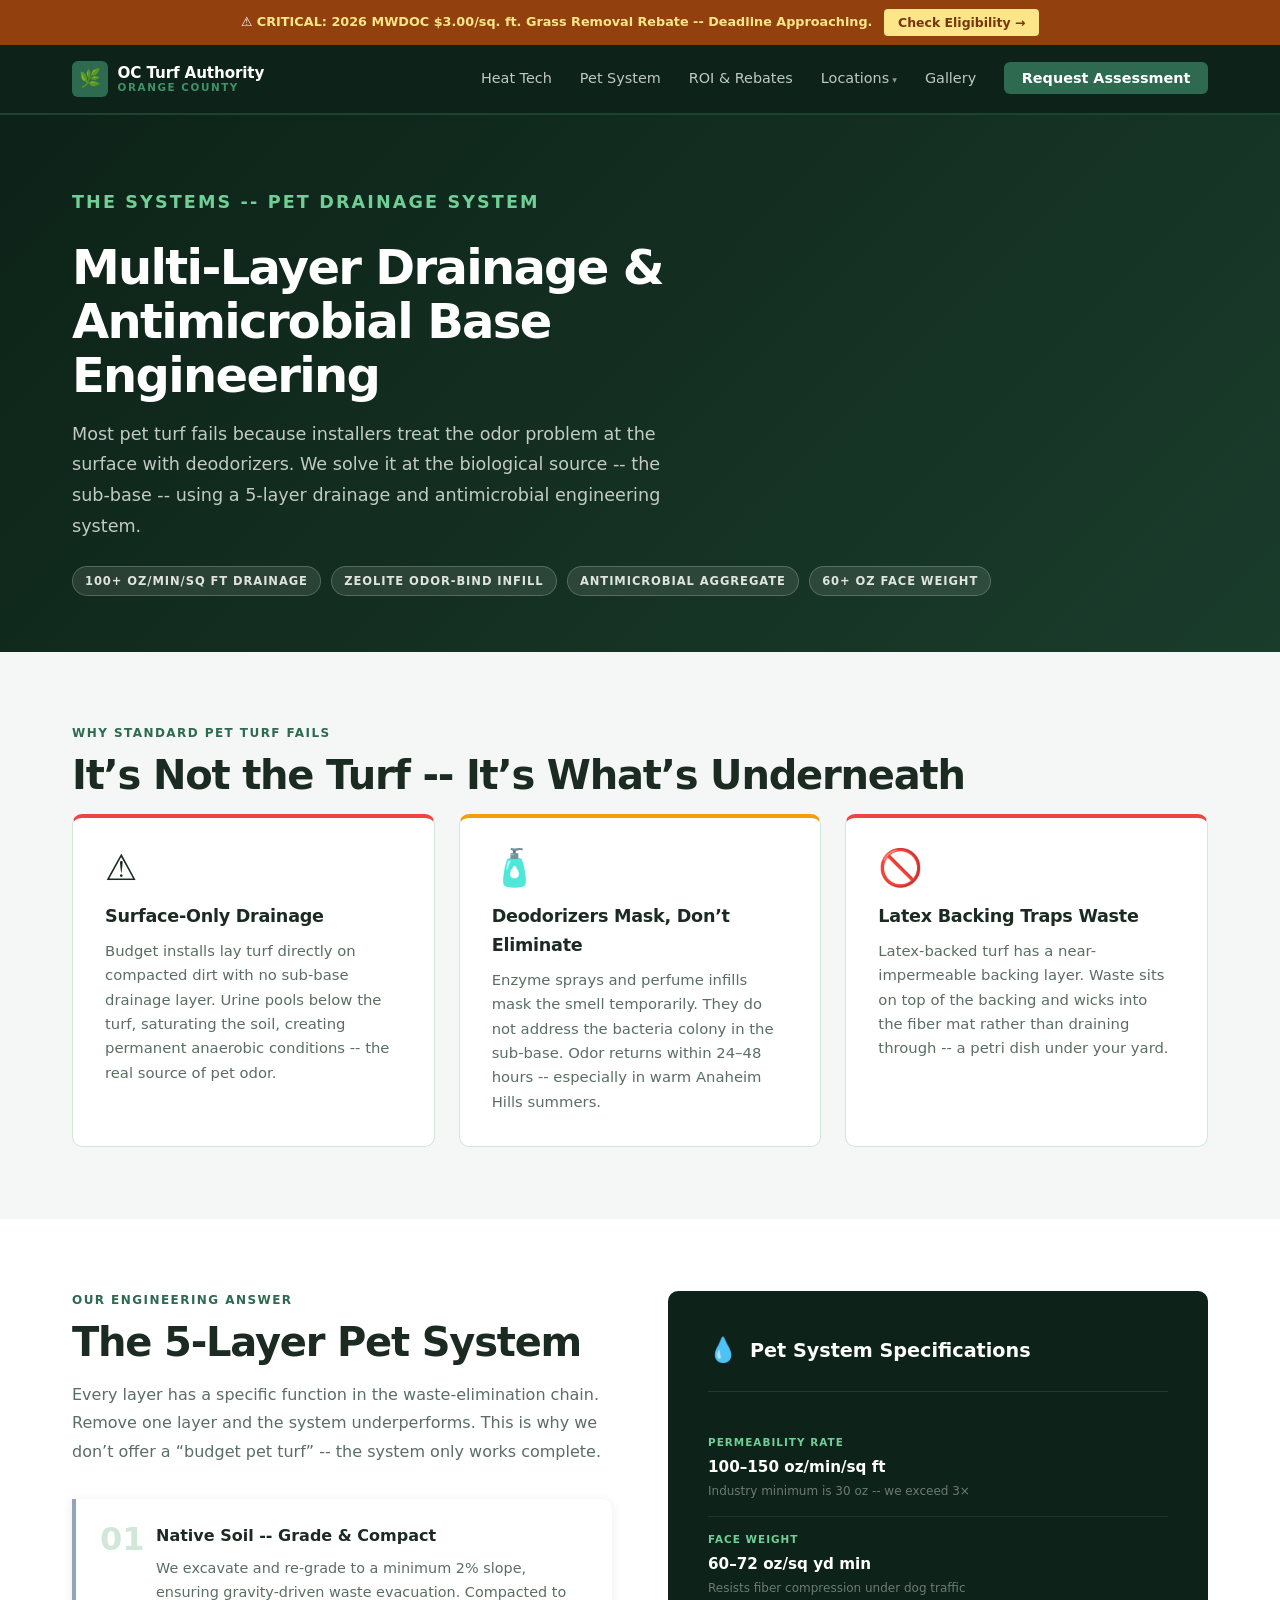
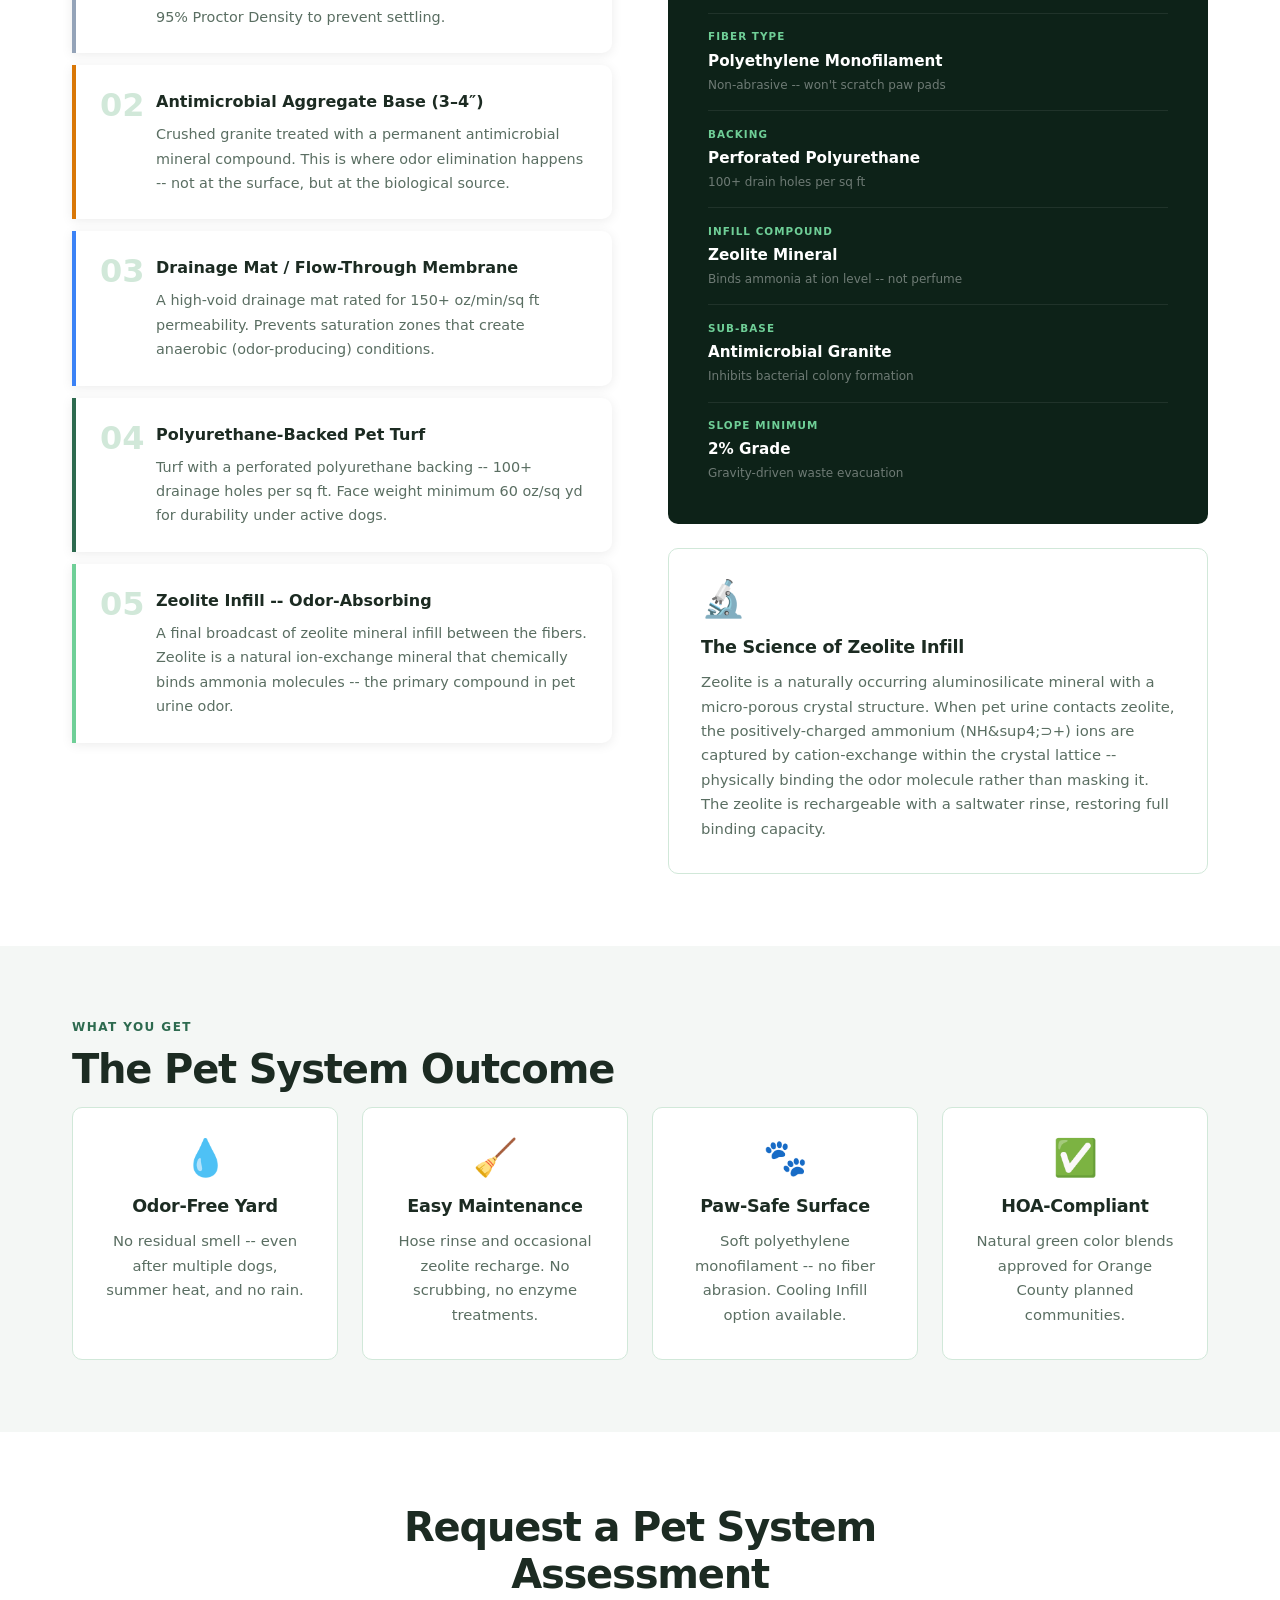
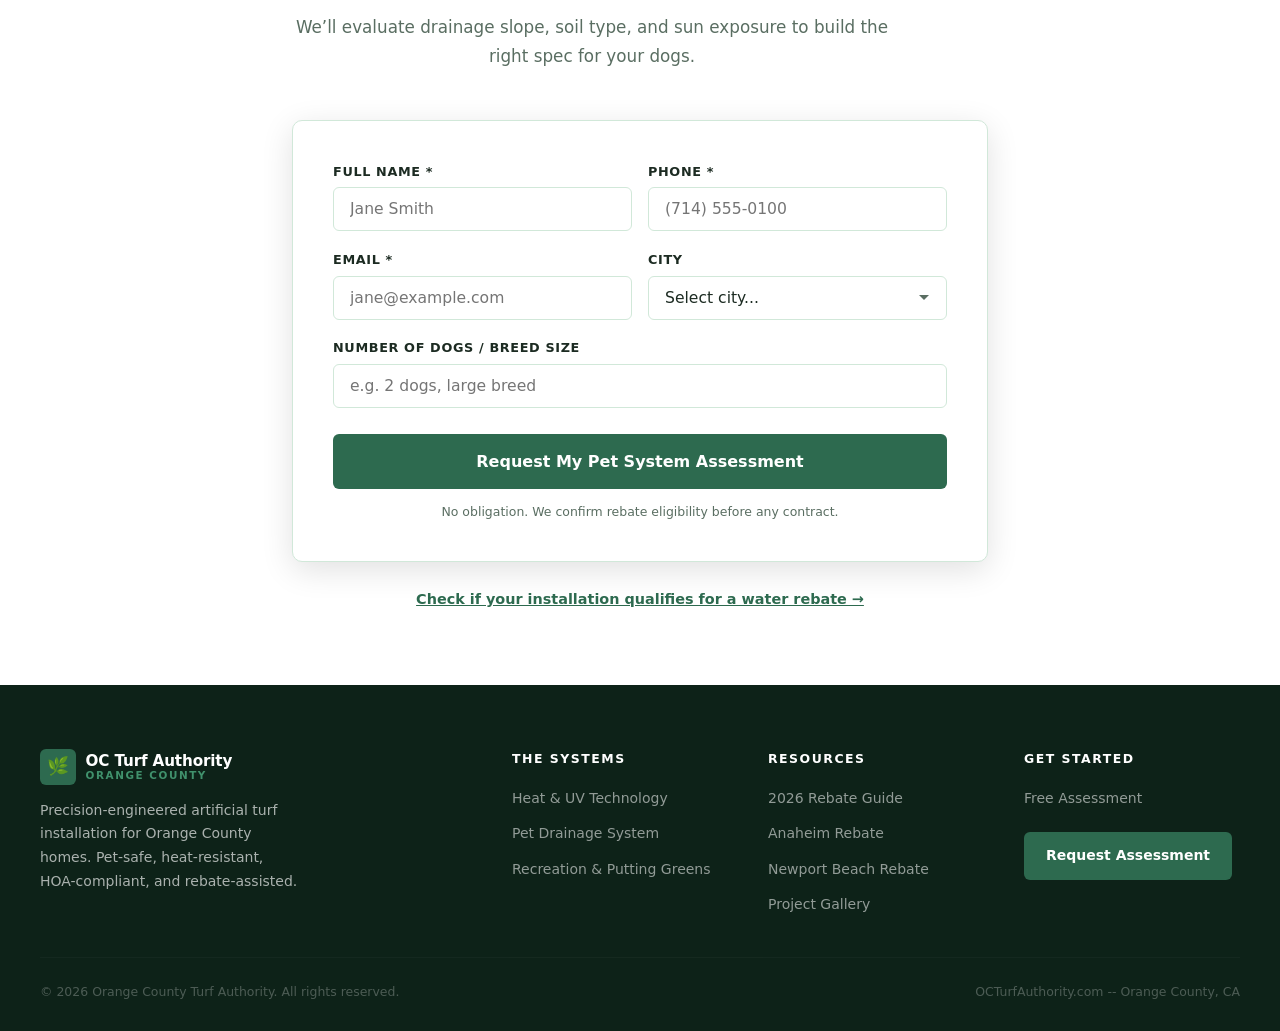
<file: pet-system/index.html>
<!DOCTYPE html>
<html lang="en">
<head>
  <meta charset="UTF-8">
  <meta name="viewport" content="width=device-width, initial-scale=1.0">
  <meta name="description" content="OC Turf Authority Pet System -- 5-layer antimicrobial drainage engineering for dog-safe synthetic turf in Orange County. Zeolite infill eliminates odors at the source.">
  <link rel="canonical" href="https://octurfauthority.com/pet-system/">
  <title>Pet Turf Installation Orange County | OC Turf Authority</title>
  <link rel="stylesheet" href="../css/styles.css?v=2">
</head>
<body>

  <!-- NOTIFICATION BAR -->
  <div class="notify-bar">
    <div class="container notify-bar__inner">
      <span>⚠️ <strong>CRITICAL: 2026 MWDOC $3.00/sq.&nbsp;ft. Grass Removal Rebate -- Deadline Approaching.</strong></span>
      <a href="../roi-rebates/" class="notify-bar__cta">Check Eligibility &rarr;</a>
    </div>
  </div>

  <header class="site-header">
    <div class="container">
      <a href="../" class="site-logo">
        <div class="site-logo__icon">🌿</div>
        <div class="site-logo__text">
          <span class="site-logo__name">OC Turf Authority</span>
          <span class="site-logo__sub">Orange County</span>
        </div>
      </a>
      <nav aria-label="Main navigation">
        <ul class="site-nav">
          <li><a href="../heat-tech/">Heat Tech</a></li>
          <li><a href="../pet-system/">Pet System</a></li>
          <li><a href="../roi-rebates/">ROI &amp; Rebates</a></li>
          <li class="nav-dropdown">
            <a href="../locations/">Locations</a>
            <ul class="nav-dropdown__menu">
              <li><a href="../locations/anaheim-hills/">Anaheim Hills</a></li>
              <li><a href="../locations/newport-beach/">Newport Beach</a></li>
              <li><a href="../locations/irvine/">Irvine</a></li>
              <li><a href="../locations/santa-ana/">Santa Ana</a></li>
              <li><a href="../locations/huntington-beach/">Huntington Beach</a></li>
              <li><a href="../locations/laguna-niguel/">Laguna Niguel</a></li>
            </ul>
          </li>
          <li><a href="../gallery/">Gallery</a></li>
          <li><a href="../assessment/" class="nav-cta">Request Assessment</a></li>
        </ul>
      </nav>
    </div>
  </header>

  <main>

    <!-- PAGE HERO -->
    <section class="page-hero">
      <div class="container">
        <p class="section-label">The Systems -- Pet Drainage System</p>
        <h1>Multi-Layer Drainage &amp; Antimicrobial Base Engineering</h1>
        <p>Most pet turf fails because installers treat the odor problem at the surface with deodorizers. We solve it at the biological source -- the sub-base -- using a 5-layer drainage and antimicrobial engineering system.</p>
        <div class="chip-row">
          <span class="chip">100+ oz/min/sq ft Drainage</span>
          <span class="chip">Zeolite Odor-Bind Infill</span>
          <span class="chip">Antimicrobial Aggregate</span>
          <span class="chip">60+ oz Face Weight</span>
        </div>
      </div>
    </section>

    <!-- WHY STANDARD FAILS -->
    <section class="section section--alt">
      <div class="container">
        <p class="section-label">Why Standard Pet Turf Fails</p>
        <h2 class="section-title">It&rsquo;s Not the Turf -- It&rsquo;s What&rsquo;s Underneath</h2>
        <div class="card-grid">
          <div class="card" style="border-top:4px solid #ef4444;">
            <div class="card-icon">⚠️</div>
            <h3>Surface-Only Drainage</h3>
            <p>Budget installs lay turf directly on compacted dirt with no sub-base drainage layer. Urine pools below the turf, saturating the soil, creating permanent anaerobic conditions -- the real source of pet odor.</p>
          </div>
          <div class="card" style="border-top:4px solid #f59e0b;">
            <div class="card-icon">🧴</div>
            <h3>Deodorizers Mask, Don&rsquo;t Eliminate</h3>
            <p>Enzyme sprays and perfume infills mask the smell temporarily. They do not address the bacteria colony in the sub-base. Odor returns within 24&ndash;48 hours -- especially in warm Anaheim Hills summers.</p>
          </div>
          <div class="card" style="border-top:4px solid #ef4444;">
            <div class="card-icon">🚫</div>
            <h3>Latex Backing Traps Waste</h3>
            <p>Latex-backed turf has a near-impermeable backing layer. Waste sits on top of the backing and wicks into the fiber mat rather than draining through -- a petri dish under your yard.</p>
          </div>
        </div>
      </div>
    </section>

    <!-- 5-LAYER SYSTEM -->
    <section class="section">
      <div class="container">
        <div class="two-col">
          <div>
            <p class="section-label">Our Engineering Answer</p>
            <h2 class="section-title">The 5-Layer Pet System</h2>
            <p style="color:var(--text-muted);line-height:1.8;margin-bottom:2rem">Every layer has a specific function in the waste-elimination chain. Remove one layer and the system underperforms. This is why we don&rsquo;t offer a &ldquo;budget pet turf&rdquo; -- the system only works complete.</p>

            <div class="layer-stack">
              <div class="layer-item layer-item--1">
                <div class="layer-num">01</div>
                <div class="layer-content">
                  <h4>Native Soil -- Grade &amp; Compact</h4>
                  <p>We excavate and re-grade to a minimum 2% slope, ensuring gravity-driven waste evacuation. Compacted to 95% Proctor Density to prevent settling.</p>
                </div>
              </div>
              <div class="layer-item layer-item--2">
                <div class="layer-num">02</div>
                <div class="layer-content">
                  <h4>Antimicrobial Aggregate Base (3&ndash;4&Prime;)</h4>
                  <p>Crushed granite treated with a permanent antimicrobial mineral compound. This is where odor elimination happens -- not at the surface, but at the biological source.</p>
                </div>
              </div>
              <div class="layer-item layer-item--3">
                <div class="layer-num">03</div>
                <div class="layer-content">
                  <h4>Drainage Mat / Flow-Through Membrane</h4>
                  <p>A high-void drainage mat rated for 150+ oz/min/sq ft permeability. Prevents saturation zones that create anaerobic (odor-producing) conditions.</p>
                </div>
              </div>
              <div class="layer-item layer-item--4">
                <div class="layer-num">04</div>
                <div class="layer-content">
                  <h4>Polyurethane-Backed Pet Turf</h4>
                  <p>Turf with a perforated polyurethane backing -- 100+ drainage holes per sq ft. Face weight minimum 60 oz/sq yd for durability under active dogs.</p>
                </div>
              </div>
              <div class="layer-item layer-item--5">
                <div class="layer-num">05</div>
                <div class="layer-content">
                  <h4>Zeolite Infill -- Odor-Absorbing</h4>
                  <p>A final broadcast of zeolite mineral infill between the fibers. Zeolite is a natural ion-exchange mineral that chemically binds ammonia molecules -- the primary compound in pet urine odor.</p>
                </div>
              </div>
            </div>
          </div>

          <!-- Specs -->
          <div>
            <div class="spec-dark" style="margin-bottom:1.5rem">
              <div class="spec-dark-header">
                <span style="font-size:1.5rem">💧</span>
                <h3>Pet System Specifications</h3>
              </div>
              <div class="spec-row-item"><strong>Permeability Rate</strong><span>100&ndash;150 oz/min/sq ft</span><small>Industry minimum is 30 oz -- we exceed 3×</small></div>
              <div class="spec-row-item"><strong>Face Weight</strong><span>60&ndash;72 oz/sq yd min</span><small>Resists fiber compression under dog traffic</small></div>
              <div class="spec-row-item"><strong>Fiber Type</strong><span>Polyethylene Monofilament</span><small>Non-abrasive -- won't scratch paw pads</small></div>
              <div class="spec-row-item"><strong>Backing</strong><span>Perforated Polyurethane</span><small>100+ drain holes per sq ft</small></div>
              <div class="spec-row-item"><strong>Infill Compound</strong><span>Zeolite Mineral</span><small>Binds ammonia at ion level -- not perfume</small></div>
              <div class="spec-row-item"><strong>Sub-Base</strong><span>Antimicrobial Granite</span><small>Inhibits bacterial colony formation</small></div>
              <div class="spec-row-item"><strong>Slope Minimum</strong><span>2% Grade</span><small>Gravity-driven waste evacuation</small></div>
            </div>

            <div class="card">
              <div class="card-icon">🔬</div>
              <h3>The Science of Zeolite Infill</h3>
              <p>Zeolite is a naturally occurring aluminosilicate mineral with a micro-porous crystal structure. When pet urine contacts zeolite, the positively-charged ammonium (NH&sup4;&sup;&plus;) ions are captured by cation-exchange within the crystal lattice -- physically binding the odor molecule rather than masking it. The zeolite is rechargeable with a saltwater rinse, restoring full binding capacity.</p>
            </div>
          </div>
        </div>
      </div>
    </section>

    <!-- OUTCOME GRID -->
    <section class="section section--alt">
      <div class="container">
        <p class="section-label">What You Get</p>
        <h2 class="section-title">The Pet System Outcome</h2>
        <div class="card-grid card-grid--4">
          <div class="card" style="text-align:center">
            <div class="card-icon">💧</div>
            <h3>Odor-Free Yard</h3>
            <p>No residual smell -- even after multiple dogs, summer heat, and no rain.</p>
          </div>
          <div class="card" style="text-align:center">
            <div class="card-icon">🧹</div>
            <h3>Easy Maintenance</h3>
            <p>Hose rinse and occasional zeolite recharge. No scrubbing, no enzyme treatments.</p>
          </div>
          <div class="card" style="text-align:center">
            <div class="card-icon">🐾</div>
            <h3>Paw-Safe Surface</h3>
            <p>Soft polyethylene monofilament -- no fiber abrasion. Cooling Infill option available.</p>
          </div>
          <div class="card" style="text-align:center">
            <div class="card-icon">✅</div>
            <h3>HOA-Compliant</h3>
            <p>Natural green color blends approved for Orange County planned communities.</p>
          </div>
        </div>
      </div>
    </section>

    <!-- CTA -->
    <section class="section">
      <div class="container" style="max-width:760px">
        <div style="text-align:center;margin-bottom:2.5rem">
          <h2 class="section-title">Request a Pet System Assessment</h2>
          <p class="section-subtitle">We&rsquo;ll evaluate drainage slope, soil type, and sun exposure to build the right spec for your dogs.</p>
        </div>
        <div class="form-wrap">
          <form name="pet-system-assessment" method="POST" data-netlify="true" action="../assessment/thank-you.html">
            <div class="form-row">
              <div class="form-group"><label>Full Name *</label><input type="text" name="name" required placeholder="Jane Smith"></div>
              <div class="form-group"><label>Phone *</label><input type="tel" name="phone" required placeholder="(714) 555-0100"></div>
            </div>
            <div class="form-row">
              <div class="form-group"><label>Email *</label><input type="email" name="email" required placeholder="jane@example.com"></div>
              <div class="form-group">
                <label>City</label>
                <select name="city"><option value="">Select city...</option><option>Anaheim Hills</option><option>Newport Beach</option><option>Irvine</option><option>Fullerton</option><option>Other Orange County</option></select>
              </div>
            </div>
            <div class="form-group">
              <label>Number of Dogs / Breed Size</label>
              <input type="text" name="pets" placeholder="e.g. 2 dogs, large breed">
            </div>
            <button type="submit" class="cta-button form-submit">Request My Pet System Assessment</button>
            <p class="form-privacy">No obligation. We confirm rebate eligibility before any contract.</p>
          </form>
        </div>
        <p style="text-align:center;margin-top:1.5rem">
          <a href="../roi-rebates/" style="color:var(--emerald);font-weight:700;font-size:0.9rem">Check if your installation qualifies for a water rebate &rarr;</a>
        </p>
      </div>
    </section>

  </main>

  <footer class="site-footer">
    <div class="footer-grid">
      <div class="footer-brand">
        <a href="../" class="site-logo"><div class="site-logo__icon">🌿</div><div class="site-logo__text"><span class="site-logo__name">OC Turf Authority</span><span class="site-logo__sub">Orange County</span></div></a>
        <p>Precision-engineered artificial turf installation for Orange County homes. Pet-safe, heat-resistant, HOA-compliant, and rebate-assisted.</p>
      </div>
      <div class="footer-col"><h4>The Systems</h4><ul><li><a href="../heat-tech/">Heat &amp; UV Technology</a></li><li><a href="../pet-system/">Pet Drainage System</a></li><li><a href="../gallery/">Recreation &amp; Putting Greens</a></li></ul></div>
      <div class="footer-col"><h4>Resources</h4><ul><li><a href="../roi-rebates/">2026 Rebate Guide</a></li><li><a href="../roi-rebates/">Anaheim Rebate</a></li><li><a href="../roi-rebates/">Newport Beach Rebate</a></li><li><a href="../gallery/">Project Gallery</a></li></ul></div>
      <div class="footer-col"><h4>Get Started</h4><ul><li><a href="../assessment/">Free Assessment</a></li></ul><a href="../assessment/" class="cta-button" style="margin-top:1.25rem;font-size:0.875rem;padding:0.65rem 1.25rem;">Request Assessment</a></div>
    </div>
    <div class="footer-bottom">
      <span>&copy; 2026 Orange County Turf Authority. All rights reserved.</span>
      <span>OCTurfAuthority.com -- Orange County, CA</span>
    </div>
  </footer>
</body>
</html>
</file>
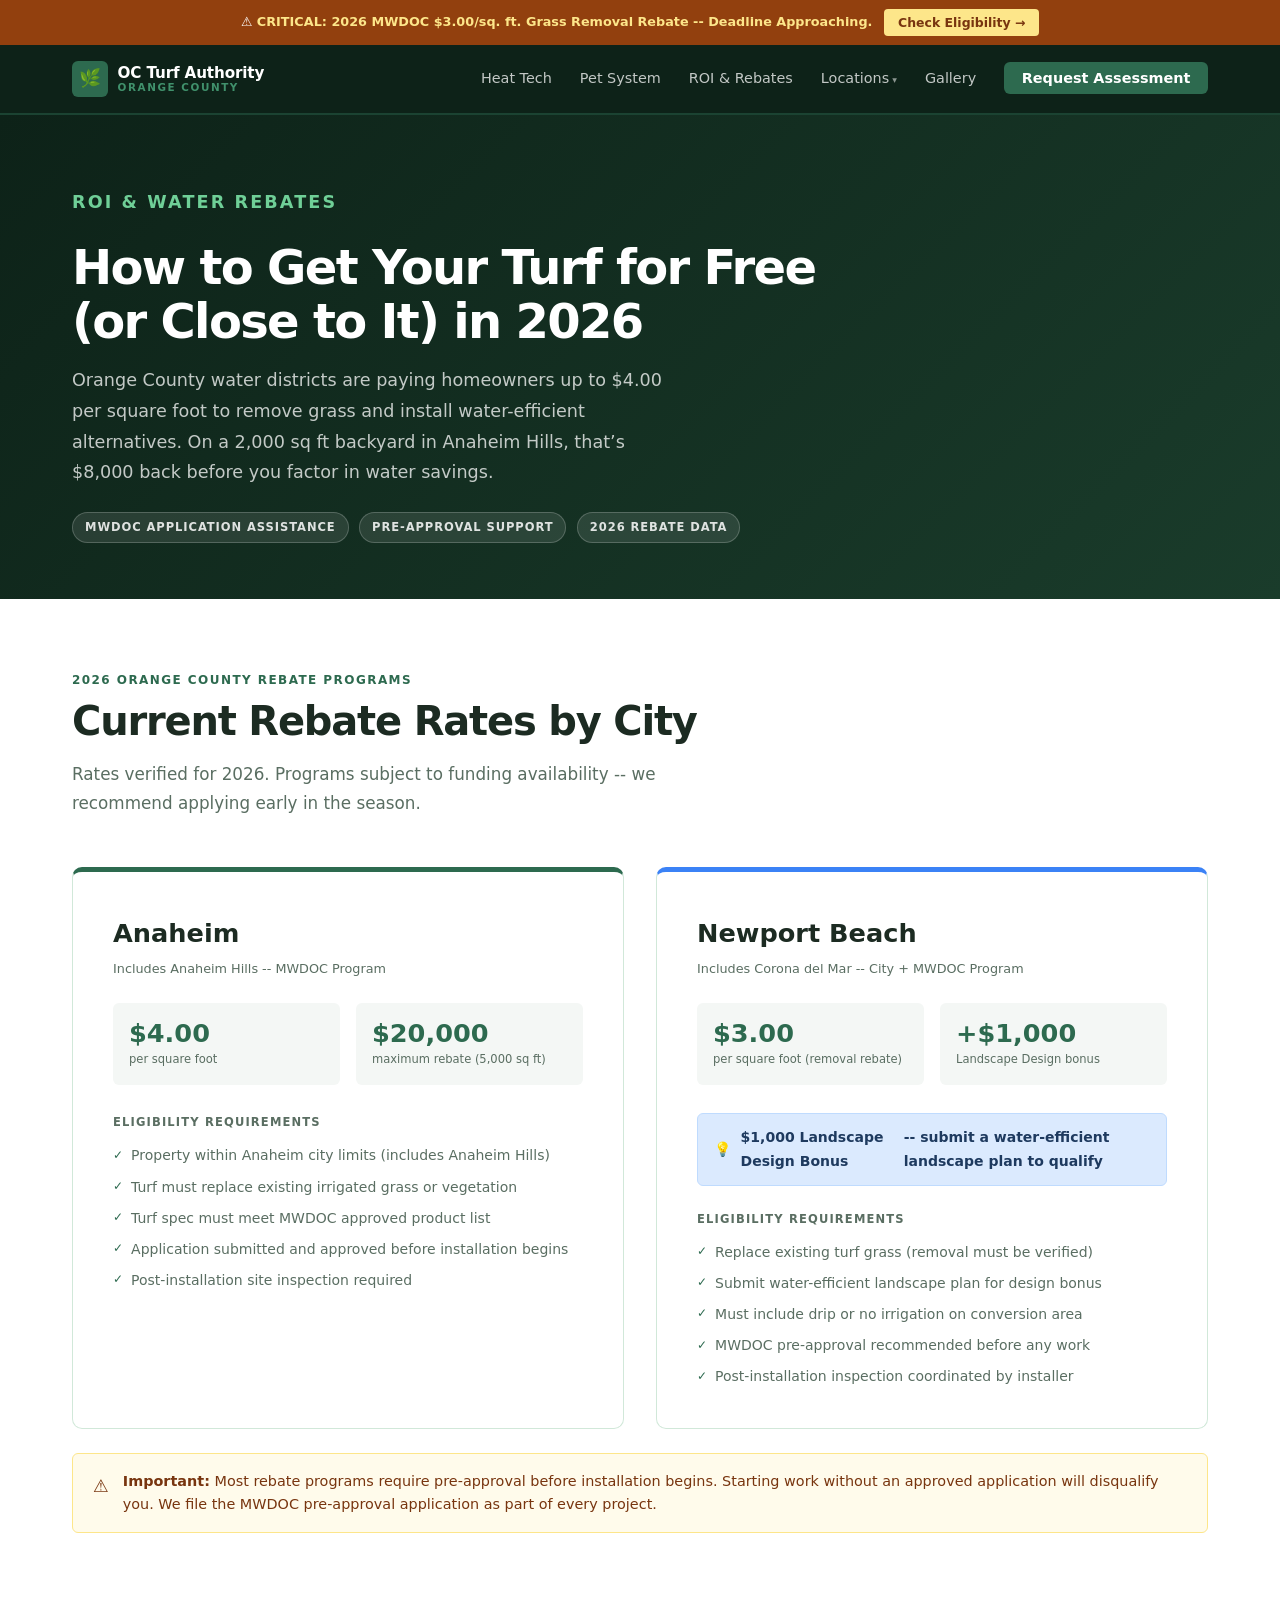
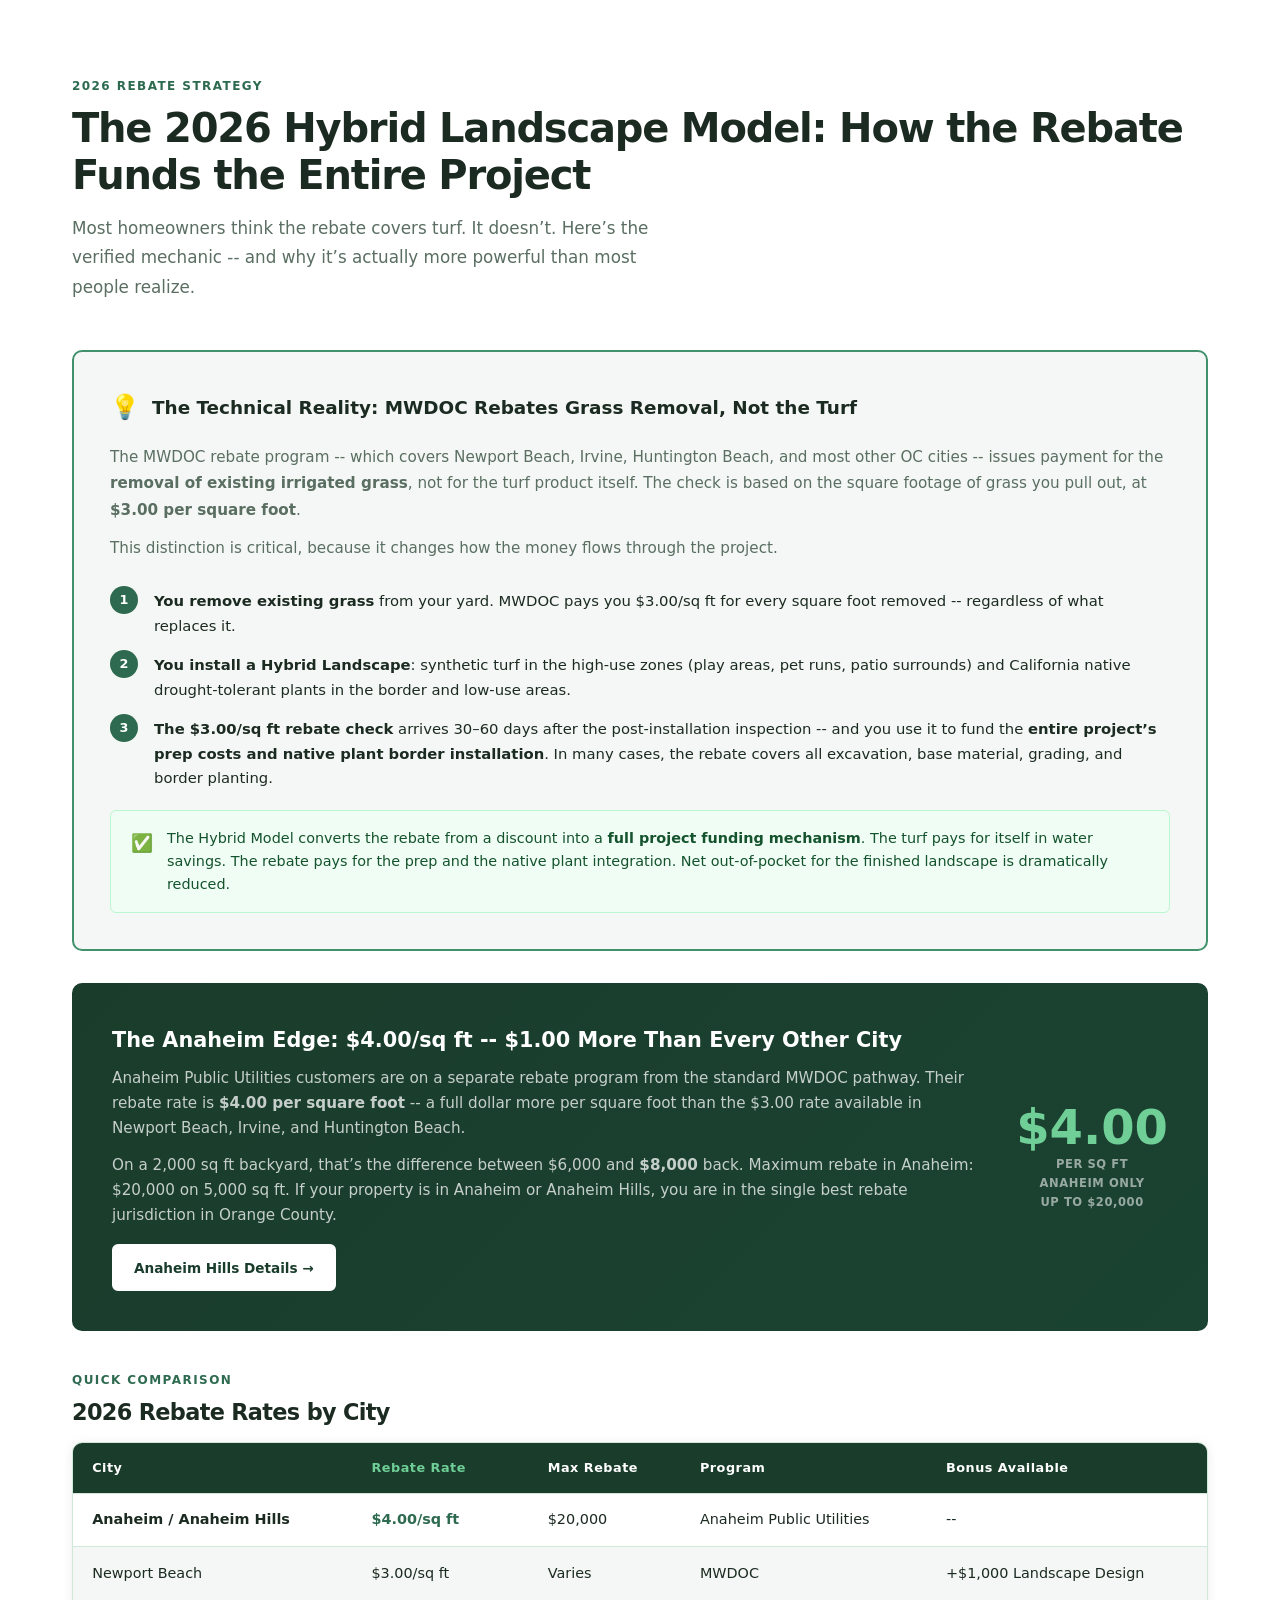
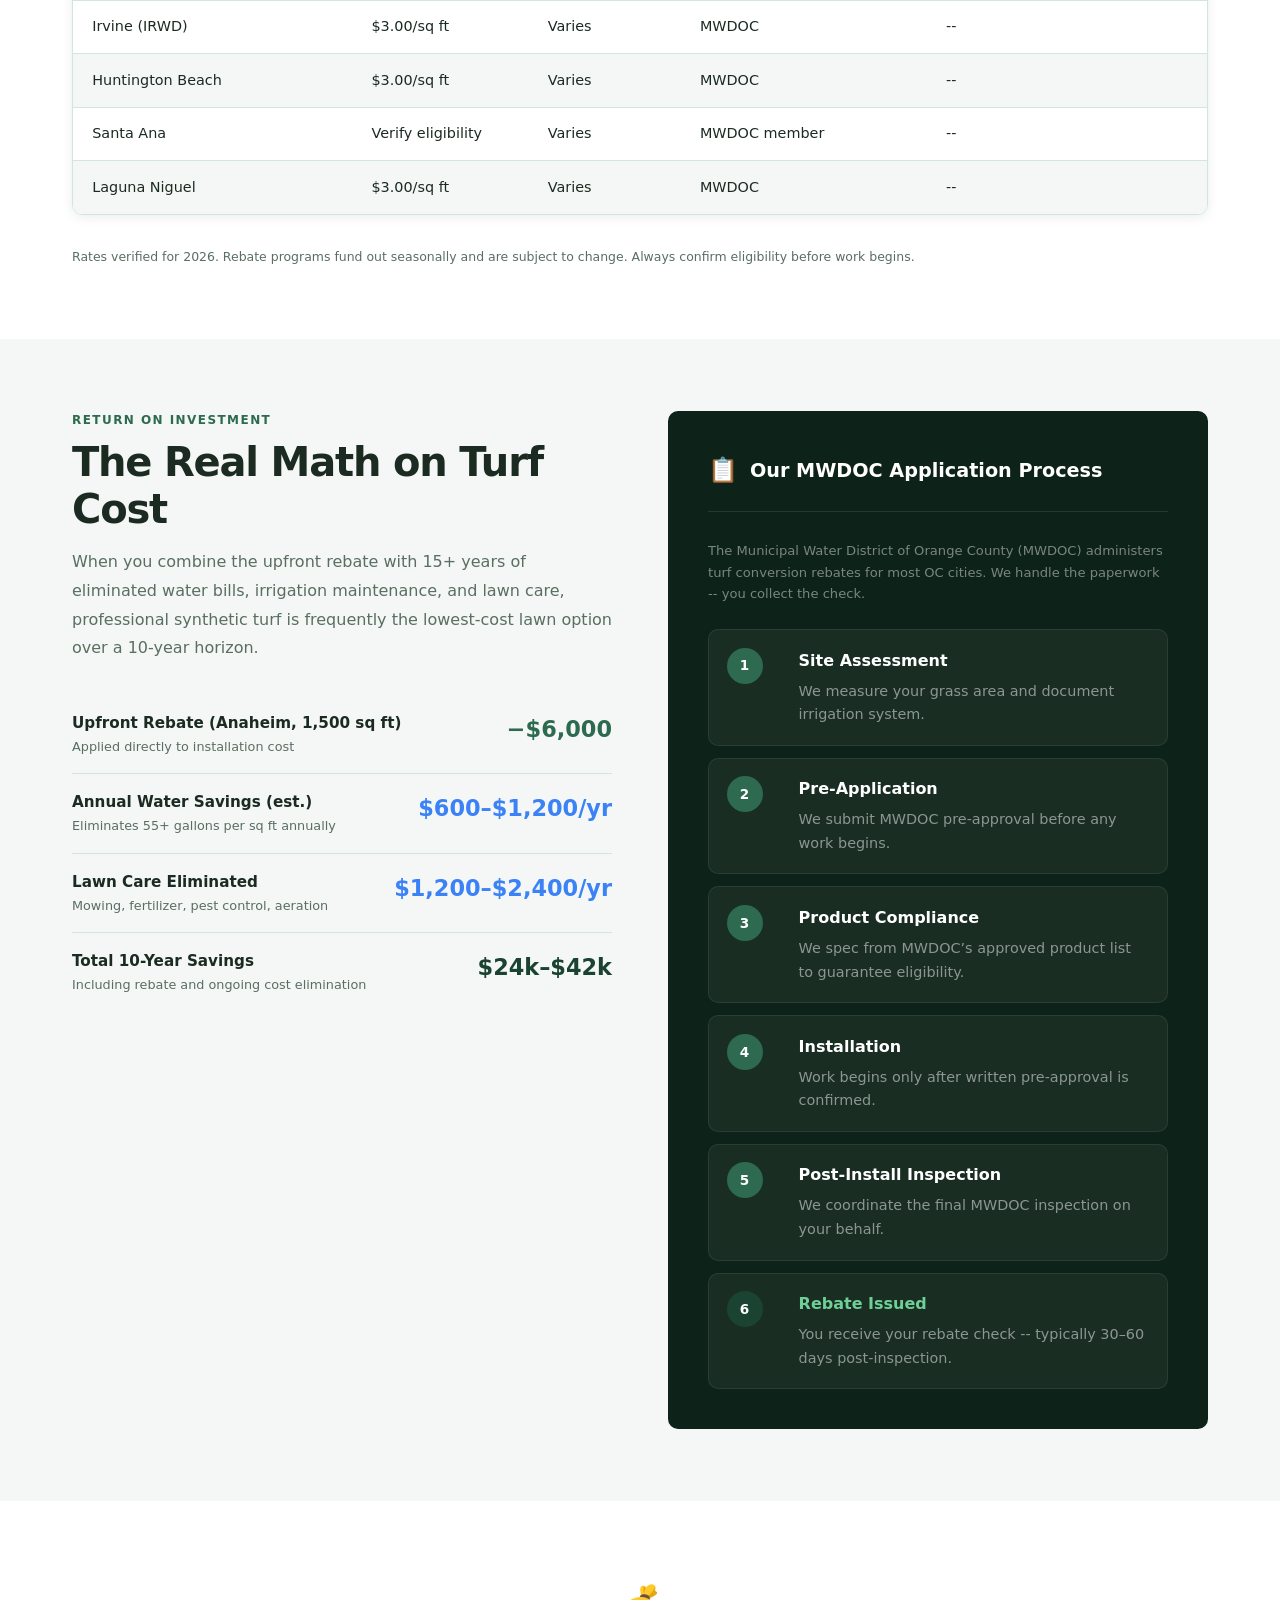
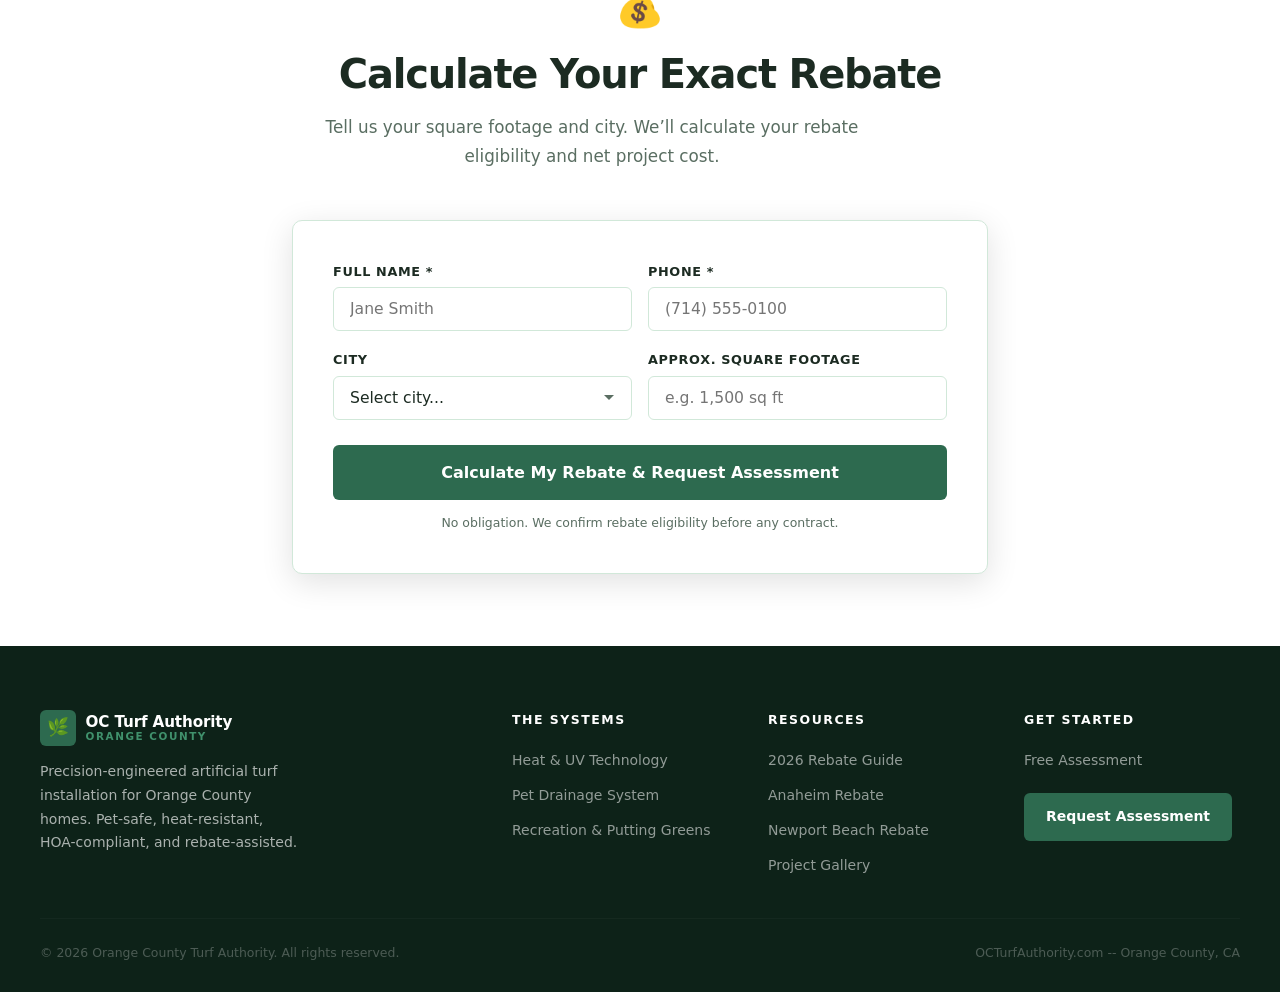
<file: roi-rebates/index.html>
<!DOCTYPE html>
<html lang="en">
<head>
  <meta charset="UTF-8">
  <meta name="viewport" content="width=device-width, initial-scale=1.0">
  <meta name="description" content="2026 Orange County artificial turf rebates -- Anaheim $4.00/sq ft (up to $20k), Newport Beach $3.00/sq ft + $1,000 Landscape Design bonus. MWDOC application assistance included.">
  <link rel="canonical" href="https://octurfauthority.com/roi-rebates/">
  <title>Artificial Turf Rebates Orange County 2026 | OC Turf Authority</title>
  <link rel="stylesheet" href="../css/styles.css?v=2">
</head>
<body>

  <!-- NOTIFICATION BAR -->
  <div class="notify-bar">
    <div class="container notify-bar__inner">
      <span>⚠️ <strong>CRITICAL: 2026 MWDOC $3.00/sq.&nbsp;ft. Grass Removal Rebate -- Deadline Approaching.</strong></span>
      <a href="#rebate-programs" class="notify-bar__cta">Check Eligibility &rarr;</a>
    </div>
  </div>

  <header class="site-header">
    <div class="container">
      <a href="../" class="site-logo">
        <div class="site-logo__icon">🌿</div>
        <div class="site-logo__text">
          <span class="site-logo__name">OC Turf Authority</span>
          <span class="site-logo__sub">Orange County</span>
        </div>
      </a>
      <nav aria-label="Main navigation">
        <ul class="site-nav">
          <li><a href="../heat-tech/">Heat Tech</a></li>
          <li><a href="../pet-system/">Pet System</a></li>
          <li><a href="../roi-rebates/">ROI &amp; Rebates</a></li>
          <li class="nav-dropdown">
            <a href="../locations/">Locations</a>
            <ul class="nav-dropdown__menu">
              <li><a href="../locations/anaheim-hills/">Anaheim Hills</a></li>
              <li><a href="../locations/newport-beach/">Newport Beach</a></li>
              <li><a href="../locations/irvine/">Irvine</a></li>
              <li><a href="../locations/santa-ana/">Santa Ana</a></li>
              <li><a href="../locations/huntington-beach/">Huntington Beach</a></li>
              <li><a href="../locations/laguna-niguel/">Laguna Niguel</a></li>
            </ul>
          </li>
          <li><a href="../gallery/">Gallery</a></li>
          <li><a href="../assessment/" class="nav-cta">Request Assessment</a></li>
        </ul>
      </nav>
    </div>
  </header>

  <main>

    <!-- PAGE HERO -->
    <section class="page-hero">
      <div class="container">
        <p class="section-label">ROI &amp; Water Rebates</p>
        <h1>How to Get Your Turf for Free (or Close to It) in 2026</h1>
        <p>Orange County water districts are paying homeowners up to $4.00 per square foot to remove grass and install water-efficient alternatives. On a 2,000 sq ft backyard in Anaheim Hills, that&rsquo;s $8,000 back before you factor in water savings.</p>
        <div class="chip-row">
          <span class="chip">MWDOC Application Assistance</span>
          <span class="chip">Pre-Approval Support</span>
          <span class="chip">2026 Rebate Data</span>
        </div>
      </div>
    </section>

    <!-- REBATE PROGRAMS --
         Add anchor id for notify bar link -->
    <div id="rebate-programs"></div>
    <section class="section">
      <div class="container">
        <p class="section-label">2026 Orange County Rebate Programs</p>
        <h2 class="section-title">Current Rebate Rates by City</h2>
        <p class="section-subtitle">Rates verified for 2026. Programs subject to funding availability -- we recommend applying early in the season.</p>

        <div class="rebate-grid">

          <!-- Anaheim -->
          <div class="rebate-card">
            <div class="rebate-card__city">Anaheim</div>
            <div class="rebate-card__sub">Includes Anaheim Hills -- MWDOC Program</div>
            <div class="rebate-stats">
              <div class="rebate-stat">
                <span class="rebate-stat__val">$4.00</span>
                <span class="rebate-stat__label">per square foot</span>
              </div>
              <div class="rebate-stat">
                <span class="rebate-stat__val">$20,000</span>
                <span class="rebate-stat__label">maximum rebate (5,000 sq ft)</span>
              </div>
            </div>
            <div class="rebate-reqs">
              <h4>Eligibility Requirements</h4>
              <ul>
                <li>Property within Anaheim city limits (includes Anaheim Hills)</li>
                <li>Turf must replace existing irrigated grass or vegetation</li>
                <li>Turf spec must meet MWDOC approved product list</li>
                <li>Application submitted and approved before installation begins</li>
                <li>Post-installation site inspection required</li>
              </ul>
            </div>
          </div>

          <!-- Newport Beach -->
          <div class="rebate-card rebate-card--blue">
            <div class="rebate-card__city">Newport Beach</div>
            <div class="rebate-card__sub">Includes Corona del Mar -- City + MWDOC Program</div>
            <div class="rebate-stats">
              <div class="rebate-stat">
                <span class="rebate-stat__val">$3.00</span>
                <span class="rebate-stat__label">per square foot (removal rebate)</span>
              </div>
              <div class="rebate-stat">
                <span class="rebate-stat__val">+$1,000</span>
                <span class="rebate-stat__label">Landscape Design bonus</span>
              </div>
            </div>
            <div class="rebate-bonus">
              💡 <strong>$1,000 Landscape Design Bonus</strong> -- submit a water-efficient landscape plan to qualify
            </div>
            <div class="rebate-reqs">
              <h4>Eligibility Requirements</h4>
              <ul>
                <li>Replace existing turf grass (removal must be verified)</li>
                <li>Submit water-efficient landscape plan for design bonus</li>
                <li>Must include drip or no irrigation on conversion area</li>
                <li>MWDOC pre-approval recommended before any work</li>
                <li>Post-installation inspection coordinated by installer</li>
              </ul>
            </div>
          </div>

        </div>

        <div class="alert-box alert-box--amber" style="margin-top:1.5rem">
          <span class="alert-box__icon">⚠️</span>
          <div><strong>Important:</strong> Most rebate programs require pre-approval before installation begins. Starting work without an approved application will disqualify you. We file the MWDOC pre-approval application as part of every project.</div>
        </div>
      </div>
    </section>

    <!-- 2026 HYBRID LANDSCAPE MODEL -->
    <section class="section">
      <div class="container">
        <p class="section-label">2026 Rebate Strategy</p>
        <h2 class="section-title">The 2026 Hybrid Landscape Model: How the Rebate Funds the Entire Project</h2>
        <p class="section-subtitle">Most homeowners think the rebate covers turf. It doesn&rsquo;t. Here&rsquo;s the verified mechanic -- and why it&rsquo;s actually more powerful than most people realize.</p>

        <div class="hybrid-box">
          <div class="hybrid-box__header">
            <span style="font-size:1.5rem">💡</span>
            <h3>The Technical Reality: MWDOC Rebates Grass Removal, Not the Turf</h3>
          </div>
          <p>The MWDOC rebate program -- which covers Newport Beach, Irvine, Huntington Beach, and most other OC cities -- issues payment for the <strong>removal of existing irrigated grass</strong>, not for the turf product itself. The check is based on the square footage of grass you pull out, at <strong>$3.00 per square foot</strong>.</p>
          <p>This distinction is critical, because it changes how the money flows through the project.</p>

          <div class="hybrid-steps" style="margin-top:1.5rem">
            <div class="hybrid-step">
              <div class="hybrid-step__num">1</div>
              <div class="hybrid-step__text"><strong>You remove existing grass</strong> from your yard. MWDOC pays you $3.00/sq ft for every square foot removed -- regardless of what replaces it.</div>
            </div>
            <div class="hybrid-step">
              <div class="hybrid-step__num">2</div>
              <div class="hybrid-step__text"><strong>You install a Hybrid Landscape</strong>: synthetic turf in the high-use zones (play areas, pet runs, patio surrounds) and California native drought-tolerant plants in the border and low-use areas.</div>
            </div>
            <div class="hybrid-step">
              <div class="hybrid-step__num">3</div>
              <div class="hybrid-step__text"><strong>The $3.00/sq ft rebate check</strong> arrives 30&ndash;60 days after the post-installation inspection -- and you use it to fund the <strong>entire project&rsquo;s prep costs and native plant border installation</strong>. In many cases, the rebate covers all excavation, base material, grading, and border planting.</div>
            </div>
          </div>

          <div class="alert-box alert-box--green" style="margin-top:1.25rem">
            <span class="alert-box__icon">✅</span>
            <div>The Hybrid Model converts the rebate from a discount into a <strong>full project funding mechanism</strong>. The turf pays for itself in water savings. The rebate pays for the prep and the native plant integration. Net out-of-pocket for the finished landscape is dramatically reduced.</div>
          </div>
        </div>

        <!-- Anaheim Edge Call-out -->
        <div class="rebate-highlight" style="margin-top:2rem">
          <div>
            <h3>The Anaheim Edge: $4.00/sq ft -- $1.00 More Than Every Other City</h3>
            <p>Anaheim Public Utilities customers are on a separate rebate program from the standard MWDOC pathway. Their rebate rate is <strong>$4.00 per square foot</strong> -- a full dollar more per square foot than the $3.00 rate available in Newport Beach, Irvine, and Huntington Beach.</p>
            <p style="margin-top:0.75rem">On a 2,000 sq ft backyard, that&rsquo;s the difference between $6,000 and <strong>$8,000</strong> back. Maximum rebate in Anaheim: $20,000 on 5,000 sq ft. If your property is in Anaheim or Anaheim Hills, you are in the single best rebate jurisdiction in Orange County.</p>
            <div style="margin-top:1rem">
              <a href="../locations/anaheim-hills/" class="cta-button cta-button--white" style="font-size:0.85rem;padding:0.65rem 1.25rem;">Anaheim Hills Details &rarr;</a>
            </div>
          </div>
          <div>
            <span class="rebate-highlight__val">$4.00</span>
            <span class="rebate-highlight__label">per sq ft<br>Anaheim only<br>up to $20,000</span>
          </div>
        </div>

        <!-- Quick Comparison -->
        <div style="margin-top:2.5rem">
          <p class="section-label">Quick Comparison</p>
          <h3 class="section-title" style="font-size:1.4rem">2026 Rebate Rates by City</h3>
          <div class="table-wrap" style="margin-top:1rem">
            <table class="comparison-table">
              <thead>
                <tr>
                  <th>City</th>
                  <th class="col-our">Rebate Rate</th>
                  <th>Max Rebate</th>
                  <th>Program</th>
                  <th>Bonus Available</th>
                </tr>
              </thead>
              <tbody>
                <tr>
                  <td><strong>Anaheim / Anaheim Hills</strong></td>
                  <td class="pro">$4.00/sq ft</td>
                  <td>$20,000</td>
                  <td>Anaheim Public Utilities</td>
                  <td>--</td>
                </tr>
                <tr>
                  <td>Newport Beach</td>
                  <td>$3.00/sq ft</td>
                  <td>Varies</td>
                  <td>MWDOC</td>
                  <td>+$1,000 Landscape Design</td>
                </tr>
                <tr>
                  <td>Irvine (IRWD)</td>
                  <td>$3.00/sq ft</td>
                  <td>Varies</td>
                  <td>MWDOC</td>
                  <td>--</td>
                </tr>
                <tr>
                  <td>Huntington Beach</td>
                  <td>$3.00/sq ft</td>
                  <td>Varies</td>
                  <td>MWDOC</td>
                  <td>--</td>
                </tr>
                <tr>
                  <td>Santa Ana</td>
                  <td>Verify eligibility</td>
                  <td>Varies</td>
                  <td>MWDOC member</td>
                  <td>--</td>
                </tr>
                <tr>
                  <td>Laguna Niguel</td>
                  <td>$3.00/sq ft</td>
                  <td>Varies</td>
                  <td>MWDOC</td>
                  <td>--</td>
                </tr>
              </tbody>
            </table>
          </div>
          <p style="font-size:0.78rem;color:var(--text-muted);margin-top:0.75rem">Rates verified for 2026. Rebate programs fund out seasonally and are subject to change. Always confirm eligibility before work begins.</p>
        </div>

      </div>
    </section>

    <!-- ROI MATH + MWDOC PROCESS -->
    <section class="section section--alt">
      <div class="container">
        <div class="two-col">

          <!-- ROI Math -->
          <div>
            <p class="section-label">Return on Investment</p>
            <h2 class="section-title">The Real Math on Turf Cost</h2>
            <p style="color:var(--text-muted);line-height:1.8;margin-bottom:2rem">When you combine the upfront rebate with 15+ years of eliminated water bills, irrigation maintenance, and lawn care, professional synthetic turf is frequently the lowest-cost lawn option over a 10-year horizon.</p>

            <div style="display:flex;flex-direction:column;gap:0">
              <div style="display:flex;justify-content:space-between;align-items:flex-start;padding:1rem 0;border-bottom:1px solid var(--border)">
                <div>
                  <p style="font-weight:700;color:var(--charcoal);font-size:0.95rem">Upfront Rebate (Anaheim, 1,500 sq ft)</p>
                  <p style="font-size:0.8rem;color:var(--text-muted)">Applied directly to installation cost</p>
                </div>
                <span style="font-size:1.4rem;font-weight:900;color:var(--emerald);flex-shrink:0">&minus;$6,000</span>
              </div>
              <div style="display:flex;justify-content:space-between;align-items:flex-start;padding:1rem 0;border-bottom:1px solid var(--border)">
                <div>
                  <p style="font-weight:700;color:var(--charcoal);font-size:0.95rem">Annual Water Savings (est.)</p>
                  <p style="font-size:0.8rem;color:var(--text-muted)">Eliminates 55+ gallons per sq ft annually</p>
                </div>
                <span style="font-size:1.4rem;font-weight:900;color:#3b82f6;flex-shrink:0">$600&ndash;$1,200/yr</span>
              </div>
              <div style="display:flex;justify-content:space-between;align-items:flex-start;padding:1rem 0;border-bottom:1px solid var(--border)">
                <div>
                  <p style="font-weight:700;color:var(--charcoal);font-size:0.95rem">Lawn Care Eliminated</p>
                  <p style="font-size:0.8rem;color:var(--text-muted)">Mowing, fertilizer, pest control, aeration</p>
                </div>
                <span style="font-size:1.4rem;font-weight:900;color:#3b82f6;flex-shrink:0">$1,200&ndash;$2,400/yr</span>
              </div>
              <div style="display:flex;justify-content:space-between;align-items:flex-start;padding:1rem 0">
                <div>
                  <p style="font-weight:700;color:var(--charcoal);font-size:0.95rem">Total 10-Year Savings</p>
                  <p style="font-size:0.8rem;color:var(--text-muted)">Including rebate and ongoing cost elimination</p>
                </div>
                <span style="font-size:1.4rem;font-weight:900;color:var(--emerald-dark);flex-shrink:0">$24k&ndash;$42k</span>
              </div>
            </div>
          </div>

          <!-- MWDOC Process -->
          <div class="spec-dark">
            <div class="spec-dark-header">
              <span style="font-size:1.5rem">📋</span>
              <h3>Our MWDOC Application Process</h3>
            </div>
            <p style="color:rgba(255,255,255,0.45);font-size:0.82rem;margin-bottom:1.5rem;line-height:1.65">The Municipal Water District of Orange County (MWDOC) administers turf conversion rebates for most OC cities. We handle the paperwork -- you collect the check.</p>
            <ul class="steps" style="gap:0.75rem">
              <li class="step" style="padding:1.1rem;gap:1rem;background:rgba(255,255,255,0.05);border-color:rgba(255,255,255,0.08)">
                <div class="step-number" style="background:var(--emerald);font-size:0.85rem;width:36px;height:36px;flex-shrink:0">1</div>
                <div class="step-content"><h4 style="color:var(--white)">Site Assessment</h4><p style="color:rgba(255,255,255,0.5)">We measure your grass area and document irrigation system.</p></div>
              </li>
              <li class="step" style="padding:1.1rem;gap:1rem;background:rgba(255,255,255,0.05);border-color:rgba(255,255,255,0.08)">
                <div class="step-number" style="background:var(--emerald);font-size:0.85rem;width:36px;height:36px;flex-shrink:0">2</div>
                <div class="step-content"><h4 style="color:var(--white)">Pre-Application</h4><p style="color:rgba(255,255,255,0.5)">We submit MWDOC pre-approval before any work begins.</p></div>
              </li>
              <li class="step" style="padding:1.1rem;gap:1rem;background:rgba(255,255,255,0.05);border-color:rgba(255,255,255,0.08)">
                <div class="step-number" style="background:var(--emerald);font-size:0.85rem;width:36px;height:36px;flex-shrink:0">3</div>
                <div class="step-content"><h4 style="color:var(--white)">Product Compliance</h4><p style="color:rgba(255,255,255,0.5)">We spec from MWDOC&rsquo;s approved product list to guarantee eligibility.</p></div>
              </li>
              <li class="step" style="padding:1.1rem;gap:1rem;background:rgba(255,255,255,0.05);border-color:rgba(255,255,255,0.08)">
                <div class="step-number" style="background:var(--emerald);font-size:0.85rem;width:36px;height:36px;flex-shrink:0">4</div>
                <div class="step-content"><h4 style="color:var(--white)">Installation</h4><p style="color:rgba(255,255,255,0.5)">Work begins only after written pre-approval is confirmed.</p></div>
              </li>
              <li class="step" style="padding:1.1rem;gap:1rem;background:rgba(255,255,255,0.05);border-color:rgba(255,255,255,0.08)">
                <div class="step-number" style="background:var(--emerald);font-size:0.85rem;width:36px;height:36px;flex-shrink:0">5</div>
                <div class="step-content"><h4 style="color:var(--white)">Post-Install Inspection</h4><p style="color:rgba(255,255,255,0.5)">We coordinate the final MWDOC inspection on your behalf.</p></div>
              </li>
              <li class="step" style="padding:1.1rem;gap:1rem;background:rgba(255,255,255,0.05);border-color:rgba(255,255,255,0.08)">
                <div class="step-number" style="background:var(--emerald-dark);font-size:0.85rem;width:36px;height:36px;flex-shrink:0">6</div>
                <div class="step-content"><h4 style="color:#6fcf97">Rebate Issued</h4><p style="color:rgba(255,255,255,0.5)">You receive your rebate check -- typically 30&ndash;60 days post-inspection.</p></div>
              </li>
            </ul>
          </div>

        </div>
      </div>
    </section>

    <!-- CTA -->
    <section class="section">
      <div class="container" style="max-width:760px">
        <div style="text-align:center;margin-bottom:2.5rem">
          <div style="font-size:2.5rem;margin-bottom:0.75rem">💰</div>
          <h2 class="section-title">Calculate Your Exact Rebate</h2>
          <p class="section-subtitle">Tell us your square footage and city. We&rsquo;ll calculate your rebate eligibility and net project cost.</p>
        </div>
        <div class="form-wrap">
          <form name="rebate-inquiry" method="POST" data-netlify="true" action="../assessment/thank-you.html">
            <div class="form-row">
              <div class="form-group"><label>Full Name *</label><input type="text" name="name" required placeholder="Jane Smith"></div>
              <div class="form-group"><label>Phone *</label><input type="tel" name="phone" required placeholder="(714) 555-0100"></div>
            </div>
            <div class="form-row">
              <div class="form-group">
                <label>City</label>
                <select name="city"><option value="">Select city...</option><option>Anaheim Hills</option><option>Newport Beach</option><option>Irvine</option><option>Fullerton</option><option>Other Orange County</option></select>
              </div>
              <div class="form-group"><label>Approx. Square Footage</label><input type="text" name="sqft" placeholder="e.g. 1,500 sq ft"></div>
            </div>
            <button type="submit" class="cta-button form-submit">Calculate My Rebate &amp; Request Assessment</button>
            <p class="form-privacy">No obligation. We confirm rebate eligibility before any contract.</p>
          </form>
        </div>
      </div>
    </section>

  </main>

  <footer class="site-footer">
    <div class="footer-grid">
      <div class="footer-brand">
        <a href="../" class="site-logo"><div class="site-logo__icon">🌿</div><div class="site-logo__text"><span class="site-logo__name">OC Turf Authority</span><span class="site-logo__sub">Orange County</span></div></a>
        <p>Precision-engineered artificial turf installation for Orange County homes. Pet-safe, heat-resistant, HOA-compliant, and rebate-assisted.</p>
      </div>
      <div class="footer-col"><h4>The Systems</h4><ul><li><a href="../heat-tech/">Heat &amp; UV Technology</a></li><li><a href="../pet-system/">Pet Drainage System</a></li><li><a href="../gallery/">Recreation &amp; Putting Greens</a></li></ul></div>
      <div class="footer-col"><h4>Resources</h4><ul><li><a href="../roi-rebates/">2026 Rebate Guide</a></li><li><a href="../roi-rebates/">Anaheim Rebate</a></li><li><a href="../roi-rebates/">Newport Beach Rebate</a></li><li><a href="../gallery/">Project Gallery</a></li></ul></div>
      <div class="footer-col"><h4>Get Started</h4><ul><li><a href="../assessment/">Free Assessment</a></li></ul><a href="../assessment/" class="cta-button" style="margin-top:1.25rem;font-size:0.875rem;padding:0.65rem 1.25rem;">Request Assessment</a></div>
    </div>
    <div class="footer-bottom">
      <span>&copy; 2026 Orange County Turf Authority. All rights reserved.</span>
      <span>OCTurfAuthority.com -- Orange County, CA</span>
    </div>
  </footer>
</body>
</html>
</file>
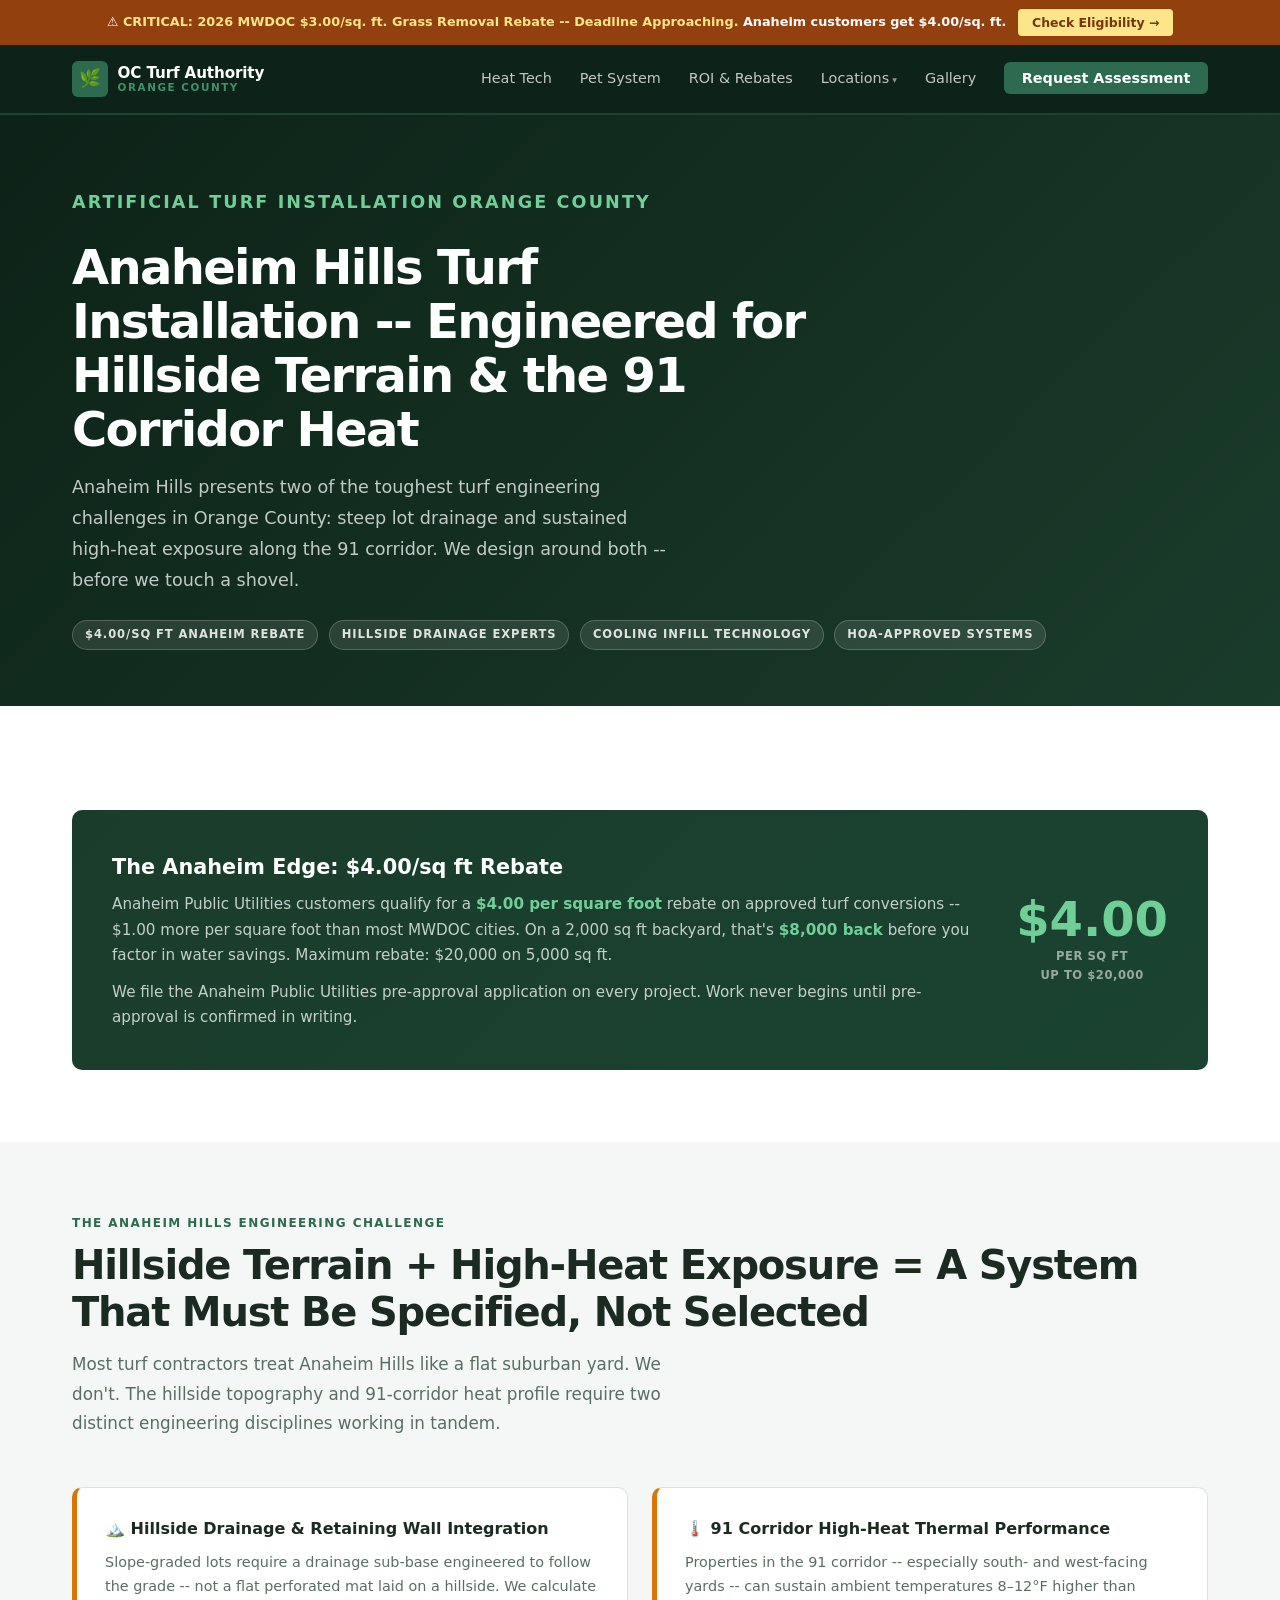
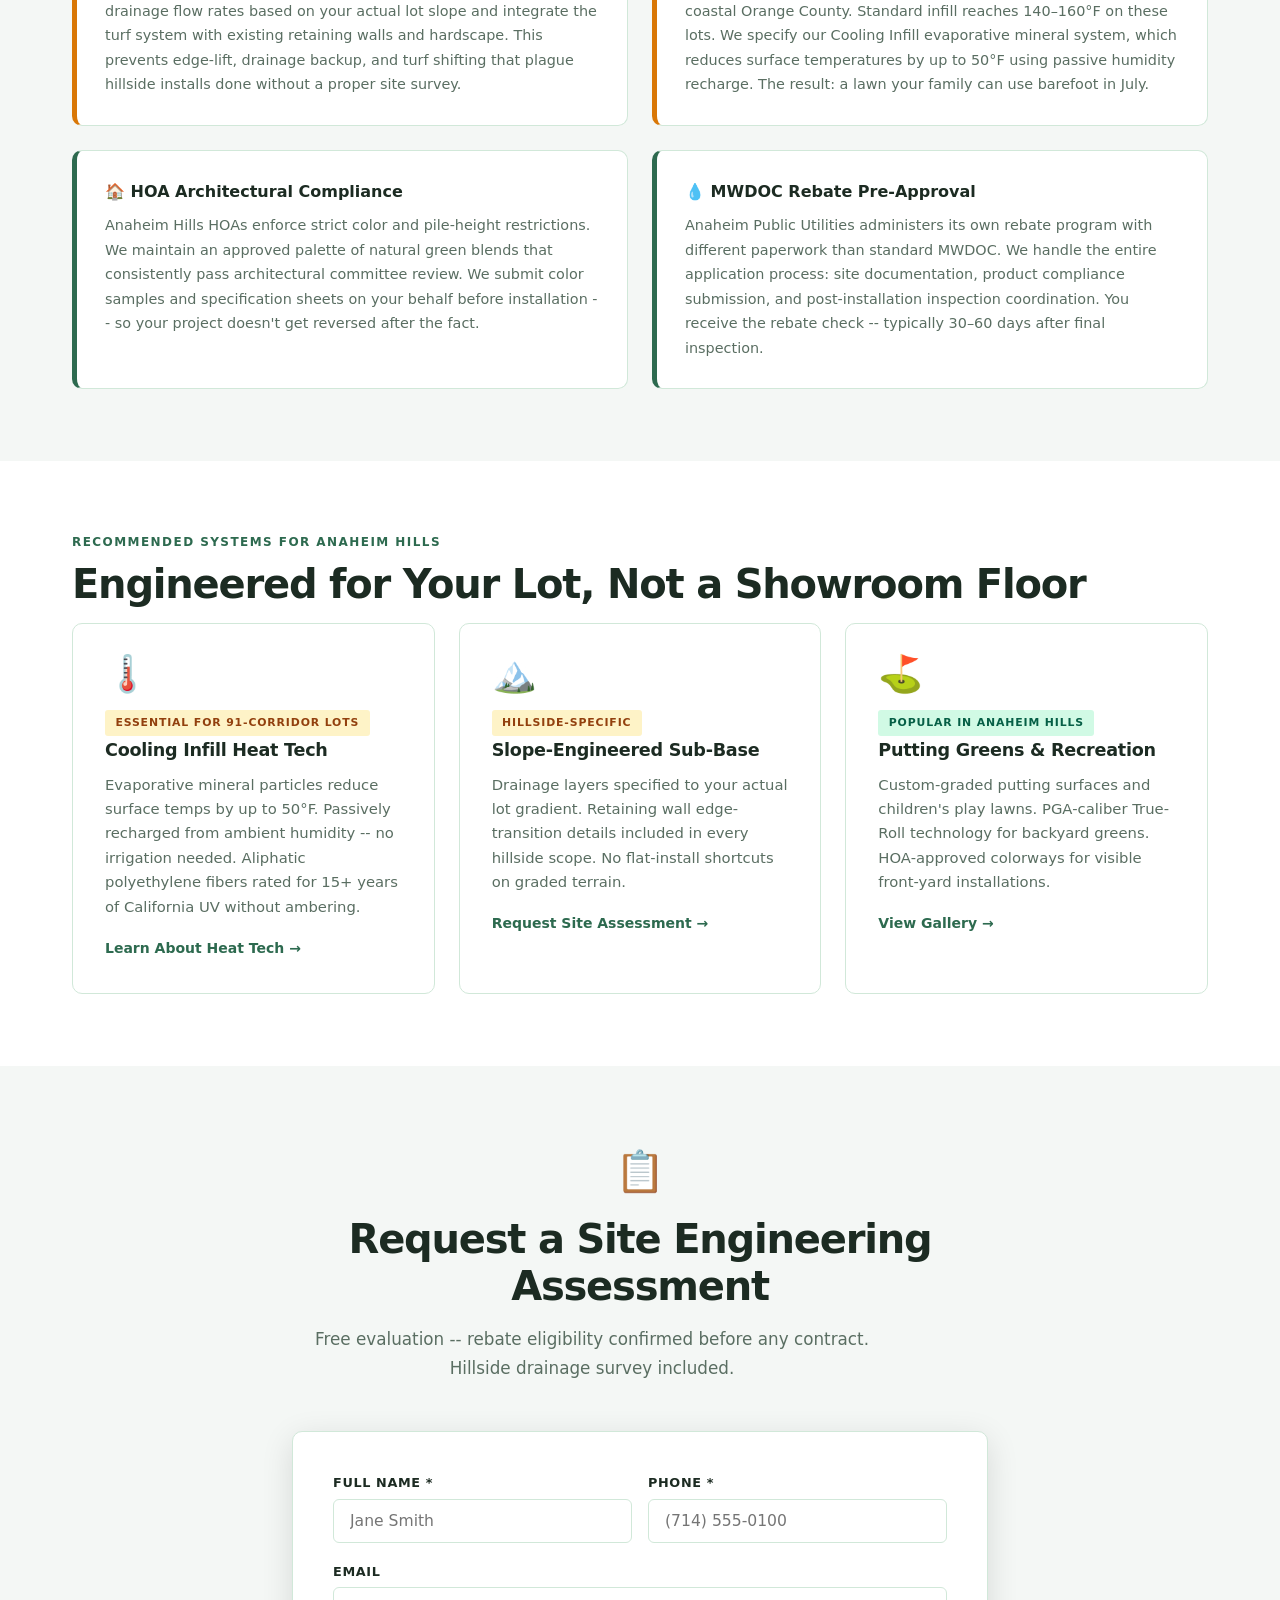
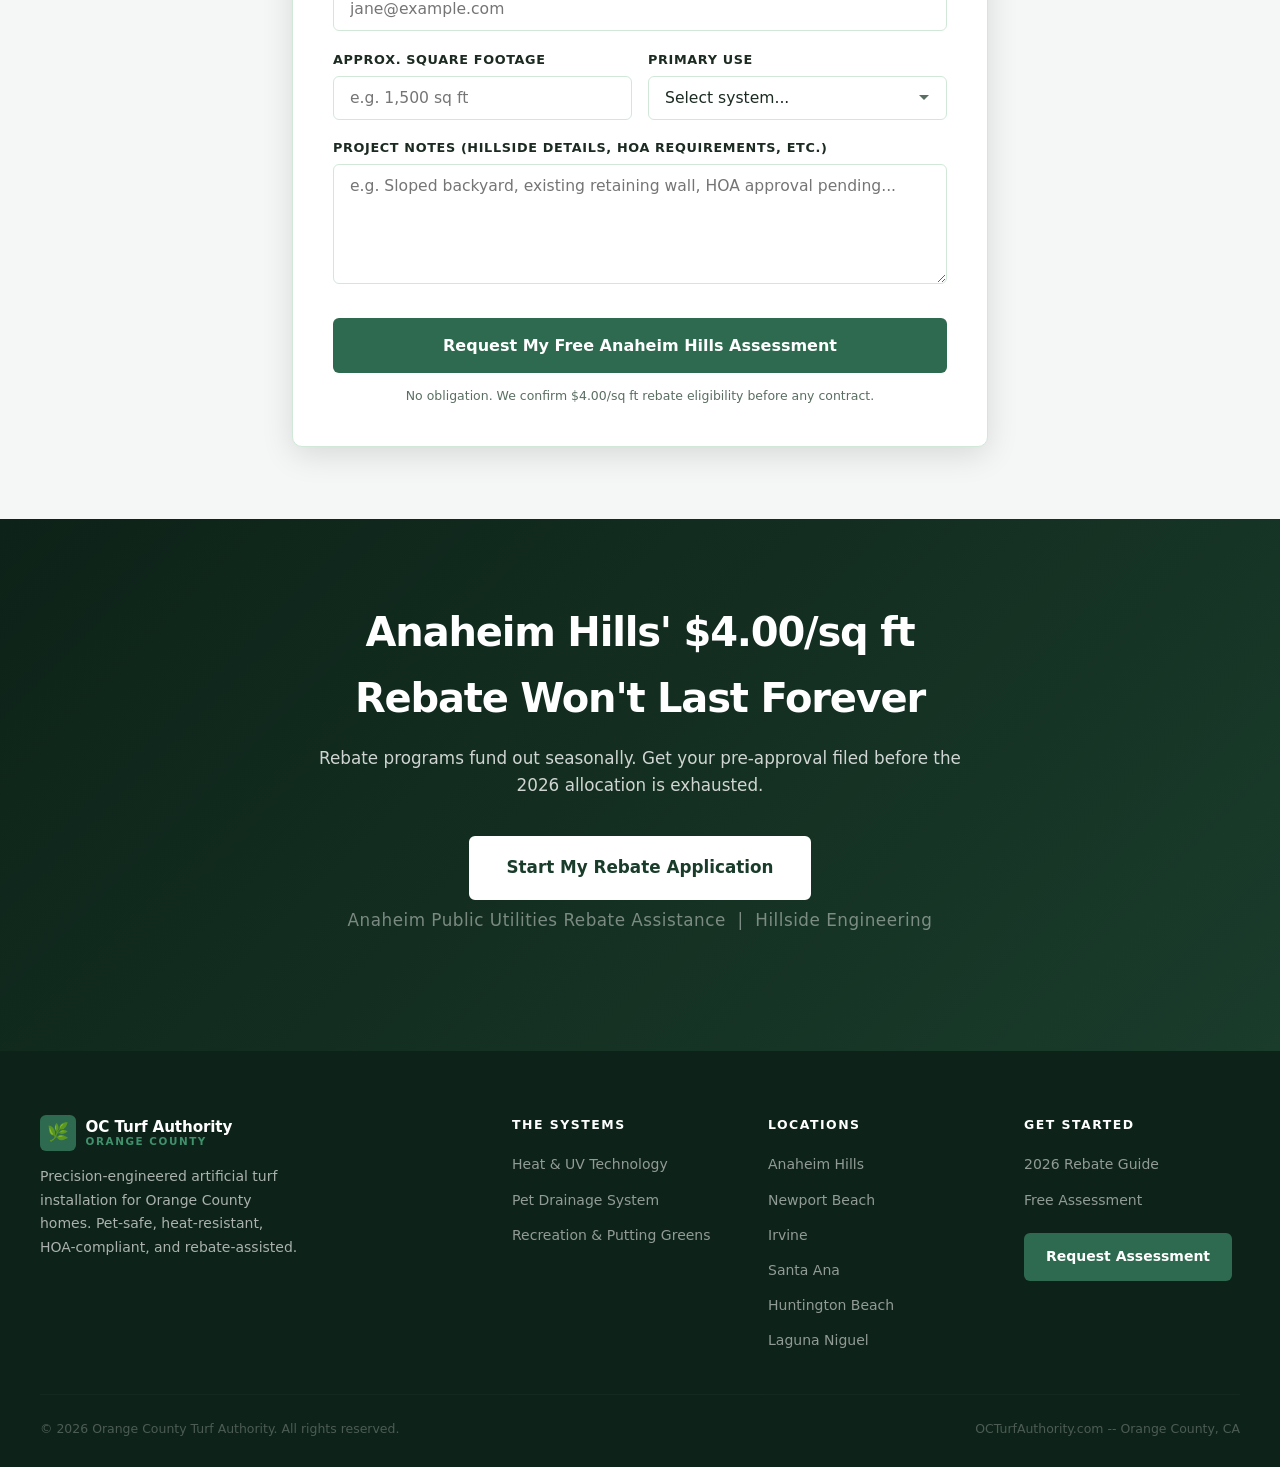
<file: locations/anaheim-hills/index.html>
<!DOCTYPE html>
<html lang="en">
<head>
  <meta charset="UTF-8">
  <meta name="viewport" content="width=device-width, initial-scale=1.0">
  <meta name="description" content="Artificial turf installation in Anaheim Hills, CA. Expert hillside drainage engineering, retaining wall integration, and Cooling Infill for the 91 corridor's high-heat conditions. $4.00/sq ft rebate available.">
  <link rel="canonical" href="https://octurfauthority.com/locations/anaheim-hills/">
  <meta property="og:title" content="Anaheim Hills Artificial Turf Installation | OC Turf Authority">
  <meta property="og:description" content="Precision-engineered synthetic grass for Anaheim Hills hillside properties. $4.00/sq ft Anaheim Public Utilities rebate -- up to $20,000.">
  <title>Anaheim Hills Artificial Turf Installation | OC Turf Authority</title>
  <script type="application/ld+json">
  {
    "@context": "https://schema.org",
    "@type": "Service",
    "name": "Artificial Turf Installation -- Anaheim Hills",
    "provider": { "@type": "HomeAndConstructionBusiness", "name": "Orange County Turf Authority", "url": "https://octurfauthority.com" },
    "areaServed": { "@type": "City", "name": "Anaheim Hills" },
    "description": "Hillside-engineered synthetic grass installation with retaining wall integration, Cooling Infill heat tech, and Anaheim Public Utilities rebate assistance."
  }
  </script>
  <link rel="stylesheet" href="../../css/styles.css?v=2">
</head>
<body>

  <!-- NOTIFICATION BAR -->
  <div class="notify-bar">
    <div class="container notify-bar__inner">
      <span>⚠️ <strong>CRITICAL: 2026 MWDOC $3.00/sq.&nbsp;ft. Grass Removal Rebate -- Deadline Approaching.</strong> Anaheim customers get $4.00/sq.&nbsp;ft.</span>
      <a href="../../roi-rebates/" class="notify-bar__cta">Check Eligibility &rarr;</a>
    </div>
  </div>

  <!-- HEADER -->
  <header class="site-header">
    <div class="container">
      <a href="../../" class="site-logo">
        <div class="site-logo__icon">🌿</div>
        <div class="site-logo__text">
          <span class="site-logo__name">OC Turf Authority</span>
          <span class="site-logo__sub">Orange County</span>
        </div>
      </a>
      <nav aria-label="Main navigation">
        <ul class="site-nav">
          <li><a href="../../heat-tech/">Heat Tech</a></li>
          <li><a href="../../pet-system/">Pet System</a></li>
          <li><a href="../../roi-rebates/">ROI &amp; Rebates</a></li>
          <li class="nav-dropdown">
            <a href="../../locations/">Locations</a>
            <ul class="nav-dropdown__menu">
              <li><a href="../../locations/anaheim-hills/">Anaheim Hills</a></li>
              <li><a href="../../locations/newport-beach/">Newport Beach</a></li>
              <li><a href="../../locations/irvine/">Irvine</a></li>
              <li><a href="../../locations/santa-ana/">Santa Ana</a></li>
              <li><a href="../../locations/huntington-beach/">Huntington Beach</a></li>
              <li><a href="../../locations/laguna-niguel/">Laguna Niguel</a></li>
            </ul>
          </li>
          <li><a href="../../gallery/">Gallery</a></li>
          <li><a href="../../assessment/" class="nav-cta">Request Assessment</a></li>
        </ul>
      </nav>
    </div>
  </header>

  <main>

    <!-- PAGE HERO -->
    <section class="page-hero">
      <div class="container">
        <p class="section-label">Artificial Turf Installation Orange County</p>
        <h1>Anaheim Hills Turf Installation -- Engineered for Hillside Terrain &amp; the 91 Corridor Heat</h1>
        <p>Anaheim Hills presents two of the toughest turf engineering challenges in Orange County: steep lot drainage and sustained high-heat exposure along the 91 corridor. We design around both -- before we touch a shovel.</p>
        <div class="chip-row">
          <span class="chip">$4.00/sq ft Anaheim Rebate</span>
          <span class="chip">Hillside Drainage Experts</span>
          <span class="chip">Cooling Infill Technology</span>
          <span class="chip">HOA-Approved Systems</span>
        </div>
      </div>
    </section>

    <!-- REBATE HIGHLIGHT -->
    <section class="section">
      <div class="container">
        <div class="rebate-highlight">
          <div>
            <h3>The Anaheim Edge: $4.00/sq ft Rebate</h3>
            <p>Anaheim Public Utilities customers qualify for a <strong style="color:#6fcf97">$4.00 per square foot</strong> rebate on approved turf conversions -- $1.00 more per square foot than most MWDOC cities. On a 2,000 sq ft backyard, that's <strong style="color:#6fcf97">$8,000 back</strong> before you factor in water savings. Maximum rebate: $20,000 on 5,000 sq ft.</p>
            <p style="margin-top:0.75rem">We file the Anaheim Public Utilities pre-approval application on every project. Work never begins until pre-approval is confirmed in writing.</p>
          </div>
          <div>
            <span class="rebate-highlight__val">$4.00</span>
            <span class="rebate-highlight__label">per sq ft<br>up to $20,000</span>
          </div>
        </div>
      </div>
    </section>

    <!-- ENGINEERING CHALLENGE -->
    <section class="section section--alt">
      <div class="container">
        <p class="section-label">The Anaheim Hills Engineering Challenge</p>
        <h2 class="section-title">Hillside Terrain + High-Heat Exposure = A System That Must Be Specified, Not Selected</h2>
        <p class="section-subtitle">Most turf contractors treat Anaheim Hills like a flat suburban yard. We don't. The hillside topography and 91-corridor heat profile require two distinct engineering disciplines working in tandem.</p>

        <div class="challenge-grid">
          <div class="challenge-card challenge-card--amber">
            <h4>🏔️ Hillside Drainage &amp; Retaining Wall Integration</h4>
            <p>Slope-graded lots require a drainage sub-base engineered to follow the grade -- not a flat perforated mat laid on a hillside. We calculate drainage flow rates based on your actual lot slope and integrate the turf system with existing retaining walls and hardscape. This prevents edge-lift, drainage backup, and turf shifting that plague hillside installs done without a proper site survey.</p>
          </div>
          <div class="challenge-card challenge-card--amber">
            <h4>🌡️ 91 Corridor High-Heat Thermal Performance</h4>
            <p>Properties in the 91 corridor -- especially south- and west-facing yards -- can sustain ambient temperatures 8–12°F higher than coastal Orange County. Standard infill reaches 140–160°F on these lots. We specify our Cooling Infill evaporative mineral system, which reduces surface temperatures by up to 50°F using passive humidity recharge. The result: a lawn your family can use barefoot in July.</p>
          </div>
          <div class="challenge-card">
            <h4>🏠 HOA Architectural Compliance</h4>
            <p>Anaheim Hills HOAs enforce strict color and pile-height restrictions. We maintain an approved palette of natural green blends that consistently pass architectural committee review. We submit color samples and specification sheets on your behalf before installation -- so your project doesn't get reversed after the fact.</p>
          </div>
          <div class="challenge-card">
            <h4>💧 MWDOC Rebate Pre-Approval</h4>
            <p>Anaheim Public Utilities administers its own rebate program with different paperwork than standard MWDOC. We handle the entire application process: site documentation, product compliance submission, and post-installation inspection coordination. You receive the rebate check -- typically 30–60 days after final inspection.</p>
          </div>
        </div>
      </div>
    </section>

    <!-- SYSTEMS -->
    <section class="section">
      <div class="container">
        <p class="section-label">Recommended Systems for Anaheim Hills</p>
        <h2 class="section-title">Engineered for Your Lot, Not a Showroom Floor</h2>

        <div class="card-grid">
          <article class="card">
            <div class="card-icon">🌡️</div>
            <span class="tag tag--amber">Essential for 91-Corridor Lots</span>
            <h3>Cooling Infill Heat Tech</h3>
            <p>Evaporative mineral particles reduce surface temps by up to 50&deg;F. Passively recharged from ambient humidity -- no irrigation needed. Aliphatic polyethylene fibers rated for 15+ years of California UV without ambering.</p>
            <a href="../../heat-tech/" class="card-link">Learn About Heat Tech</a>
          </article>
          <article class="card">
            <div class="card-icon">🏔️</div>
            <span class="tag tag--amber">Hillside-Specific</span>
            <h3>Slope-Engineered Sub-Base</h3>
            <p>Drainage layers specified to your actual lot gradient. Retaining wall edge-transition details included in every hillside scope. No flat-install shortcuts on graded terrain.</p>
            <a href="../../assessment/" class="card-link">Request Site Assessment</a>
          </article>
          <article class="card">
            <div class="card-icon">⛳</div>
            <span class="tag">Popular in Anaheim Hills</span>
            <h3>Putting Greens &amp; Recreation</h3>
            <p>Custom-graded putting surfaces and children's play lawns. PGA-caliber True-Roll technology for backyard greens. HOA-approved colorways for visible front-yard installations.</p>
            <a href="../../gallery/" class="card-link">View Gallery</a>
          </article>
        </div>
      </div>
    </section>

    <!-- ASSESSMENT FORM -->
    <section class="section section--alt">
      <div class="container" style="max-width:760px">
        <div style="text-align:center;margin-bottom:2.5rem">
          <div style="font-size:2.5rem;margin-bottom:0.75rem">📋</div>
          <h2 class="section-title">Request a Site Engineering Assessment</h2>
          <p class="section-subtitle">Free evaluation -- rebate eligibility confirmed before any contract. Hillside drainage survey included.</p>
        </div>
        <div class="form-wrap">
          <form name="assessment-anaheim-hills" method="POST" data-netlify="true" action="../../assessment/thank-you.html">
            <input type="hidden" name="location-page" value="Anaheim Hills">
            <div class="form-row">
              <div class="form-group">
                <label for="ah-name">Full Name *</label>
                <input type="text" id="ah-name" name="name" placeholder="Jane Smith" required>
              </div>
              <div class="form-group">
                <label for="ah-phone">Phone *</label>
                <input type="tel" id="ah-phone" name="phone" placeholder="(714) 555-0100" required>
              </div>
            </div>
            <div class="form-group">
              <label for="ah-email">Email</label>
              <input type="email" id="ah-email" name="email" placeholder="jane@example.com">
            </div>
            <div class="form-row">
              <div class="form-group">
                <label for="ah-sqft">Approx. Square Footage</label>
                <input type="text" id="ah-sqft" name="sqft" placeholder="e.g. 1,500 sq ft">
              </div>
              <div class="form-group">
                <label for="ah-system">Primary Use</label>
                <select id="ah-system" name="system">
                  <option value="">Select system...</option>
                  <option>Heat-Reduction / Family Lawn</option>
                  <option>Pet System (dogs / drainage)</option>
                  <option>Putting Green / Recreation</option>
                  <option>Not sure -- need assessment</option>
                </select>
              </div>
            </div>
            <div class="form-group">
              <label for="ah-notes">Project Notes (hillside details, HOA requirements, etc.)</label>
              <textarea id="ah-notes" name="notes" placeholder="e.g. Sloped backyard, existing retaining wall, HOA approval pending..."></textarea>
            </div>
            <button type="submit" class="cta-button form-submit">Request My Free Anaheim Hills Assessment</button>
            <p class="form-privacy">No obligation. We confirm $4.00/sq ft rebate eligibility before any contract.</p>
          </form>
        </div>
      </div>
    </section>

    <!-- CTA BANNER -->
    <section class="cta-banner">
      <div class="container">
        <h2>Anaheim Hills' $4.00/sq ft Rebate Won't Last Forever</h2>
        <p>Rebate programs fund out seasonally. Get your pre-approval filed before the 2026 allocation is exhausted.</p>
        <div class="cta-wrap">
          <a href="../../assessment/" class="cta-button cta-button--white cta-button--lg">Start My Rebate Application</a>
          <p class="cta-trust">Anaheim Public Utilities Rebate Assistance &nbsp;|&nbsp; Hillside Engineering</p>
        </div>
      </div>
    </section>

  </main>

  <!-- FOOTER -->
  <footer class="site-footer">
    <div class="footer-grid">
      <div class="footer-brand">
        <a href="../../" class="site-logo">
          <div class="site-logo__icon">🌿</div>
          <div class="site-logo__text">
            <span class="site-logo__name">OC Turf Authority</span>
            <span class="site-logo__sub">Orange County</span>
          </div>
        </a>
        <p>Precision-engineered artificial turf installation for Orange County homes. Pet-safe, heat-resistant, HOA-compliant, and rebate-assisted.</p>
      </div>
      <div class="footer-col">
        <h4>The Systems</h4>
        <ul>
          <li><a href="../../heat-tech/">Heat &amp; UV Technology</a></li>
          <li><a href="../../pet-system/">Pet Drainage System</a></li>
          <li><a href="../../gallery/">Recreation &amp; Putting Greens</a></li>
        </ul>
      </div>
      <div class="footer-col">
        <h4>Locations</h4>
        <ul>
          <li><a href="../../locations/anaheim-hills/">Anaheim Hills</a></li>
          <li><a href="../../locations/newport-beach/">Newport Beach</a></li>
          <li><a href="../../locations/irvine/">Irvine</a></li>
          <li><a href="../../locations/santa-ana/">Santa Ana</a></li>
          <li><a href="../../locations/huntington-beach/">Huntington Beach</a></li>
          <li><a href="../../locations/laguna-niguel/">Laguna Niguel</a></li>
        </ul>
      </div>
      <div class="footer-col">
        <h4>Get Started</h4>
        <ul>
          <li><a href="../../roi-rebates/">2026 Rebate Guide</a></li>
          <li><a href="../../assessment/">Free Assessment</a></li>
        </ul>
        <a href="../../assessment/" class="cta-button" style="margin-top:1.25rem;font-size:0.875rem;padding:0.65rem 1.25rem;">Request Assessment</a>
      </div>
    </div>
    <div class="footer-bottom">
      <span>&copy; 2026 Orange County Turf Authority. All rights reserved.</span>
      <span>OCTurfAuthority.com -- Orange County, CA</span>
    </div>
  </footer>

  <script>
    document.querySelectorAll('.faq-question').forEach(function(btn) {
      btn.addEventListener('click', function() {
        var answer = btn.closest('.faq-item').querySelector('.faq-answer');
        var open = btn.getAttribute('aria-expanded') === 'true';
        btn.setAttribute('aria-expanded', open ? 'false' : 'true');
        open ? answer.setAttribute('hidden', '') : answer.removeAttribute('hidden');
      });
    });
  </script>
</body>
</html>
</file>
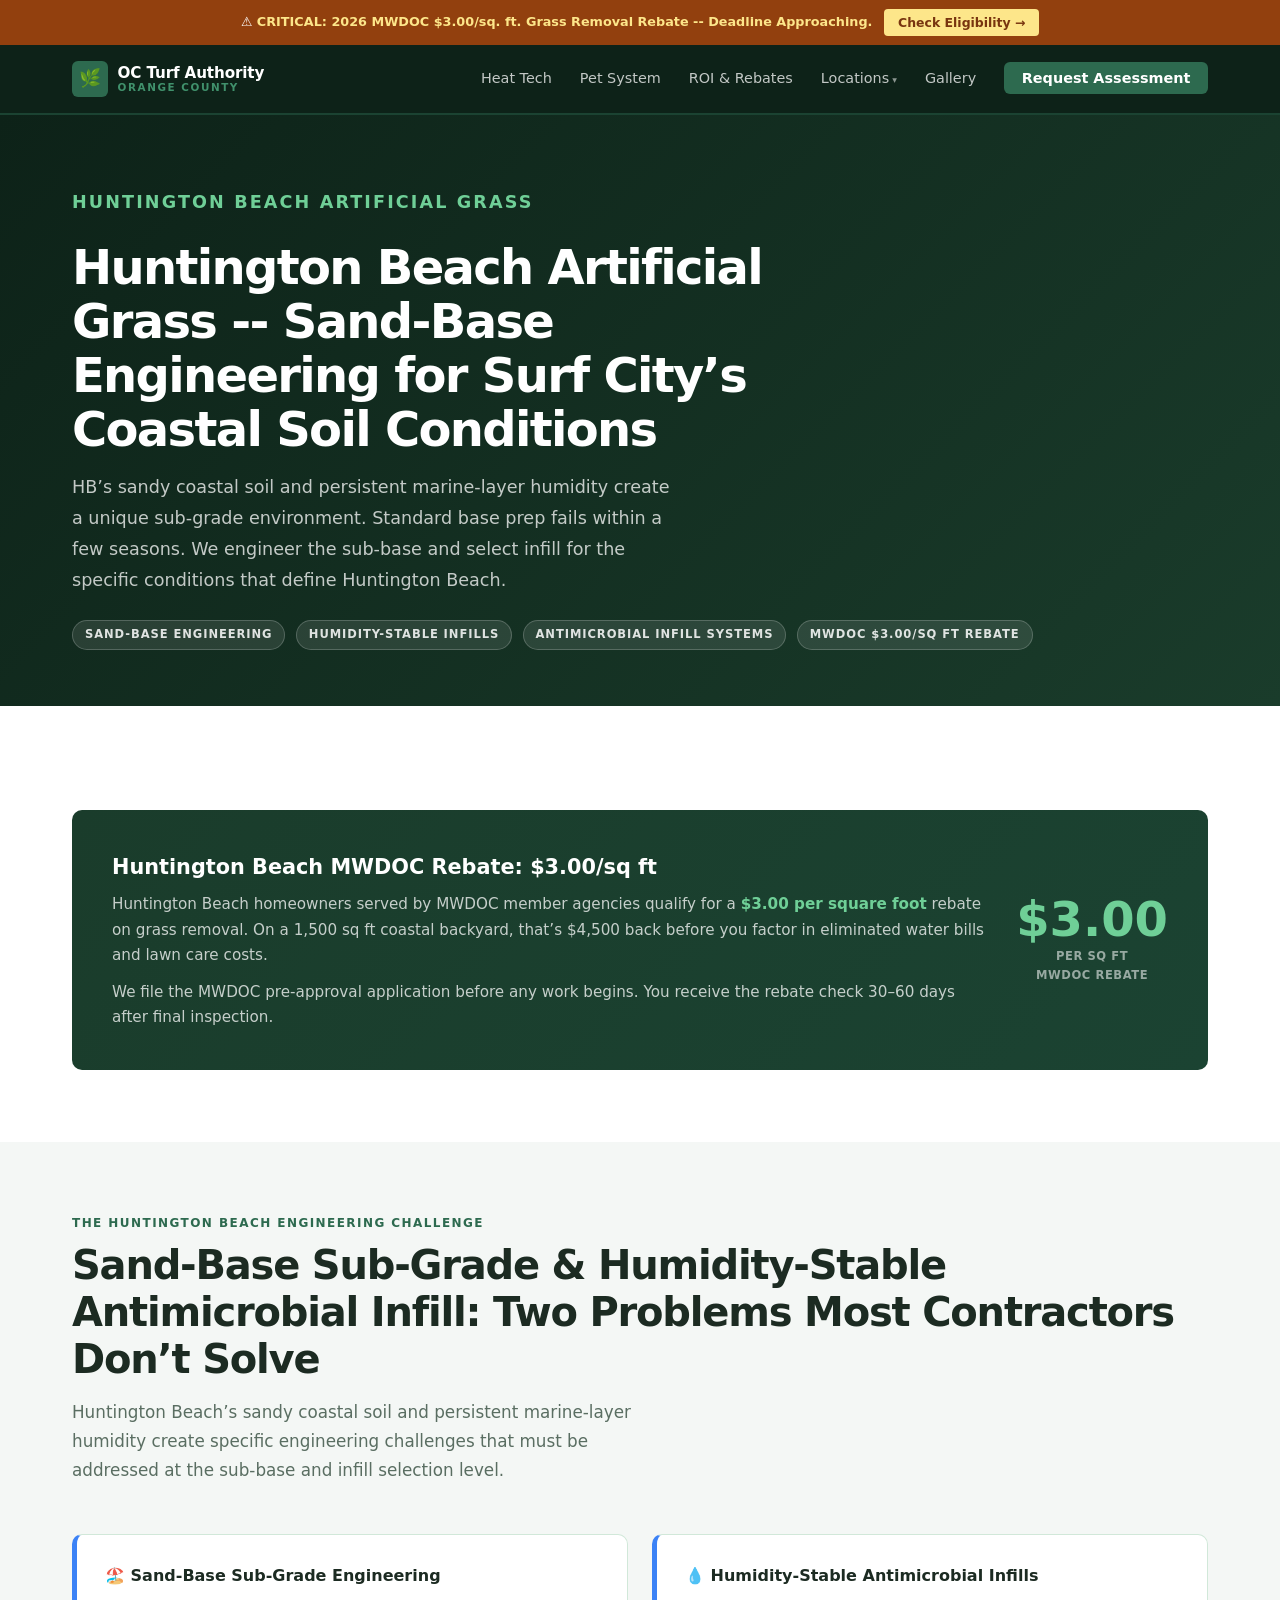
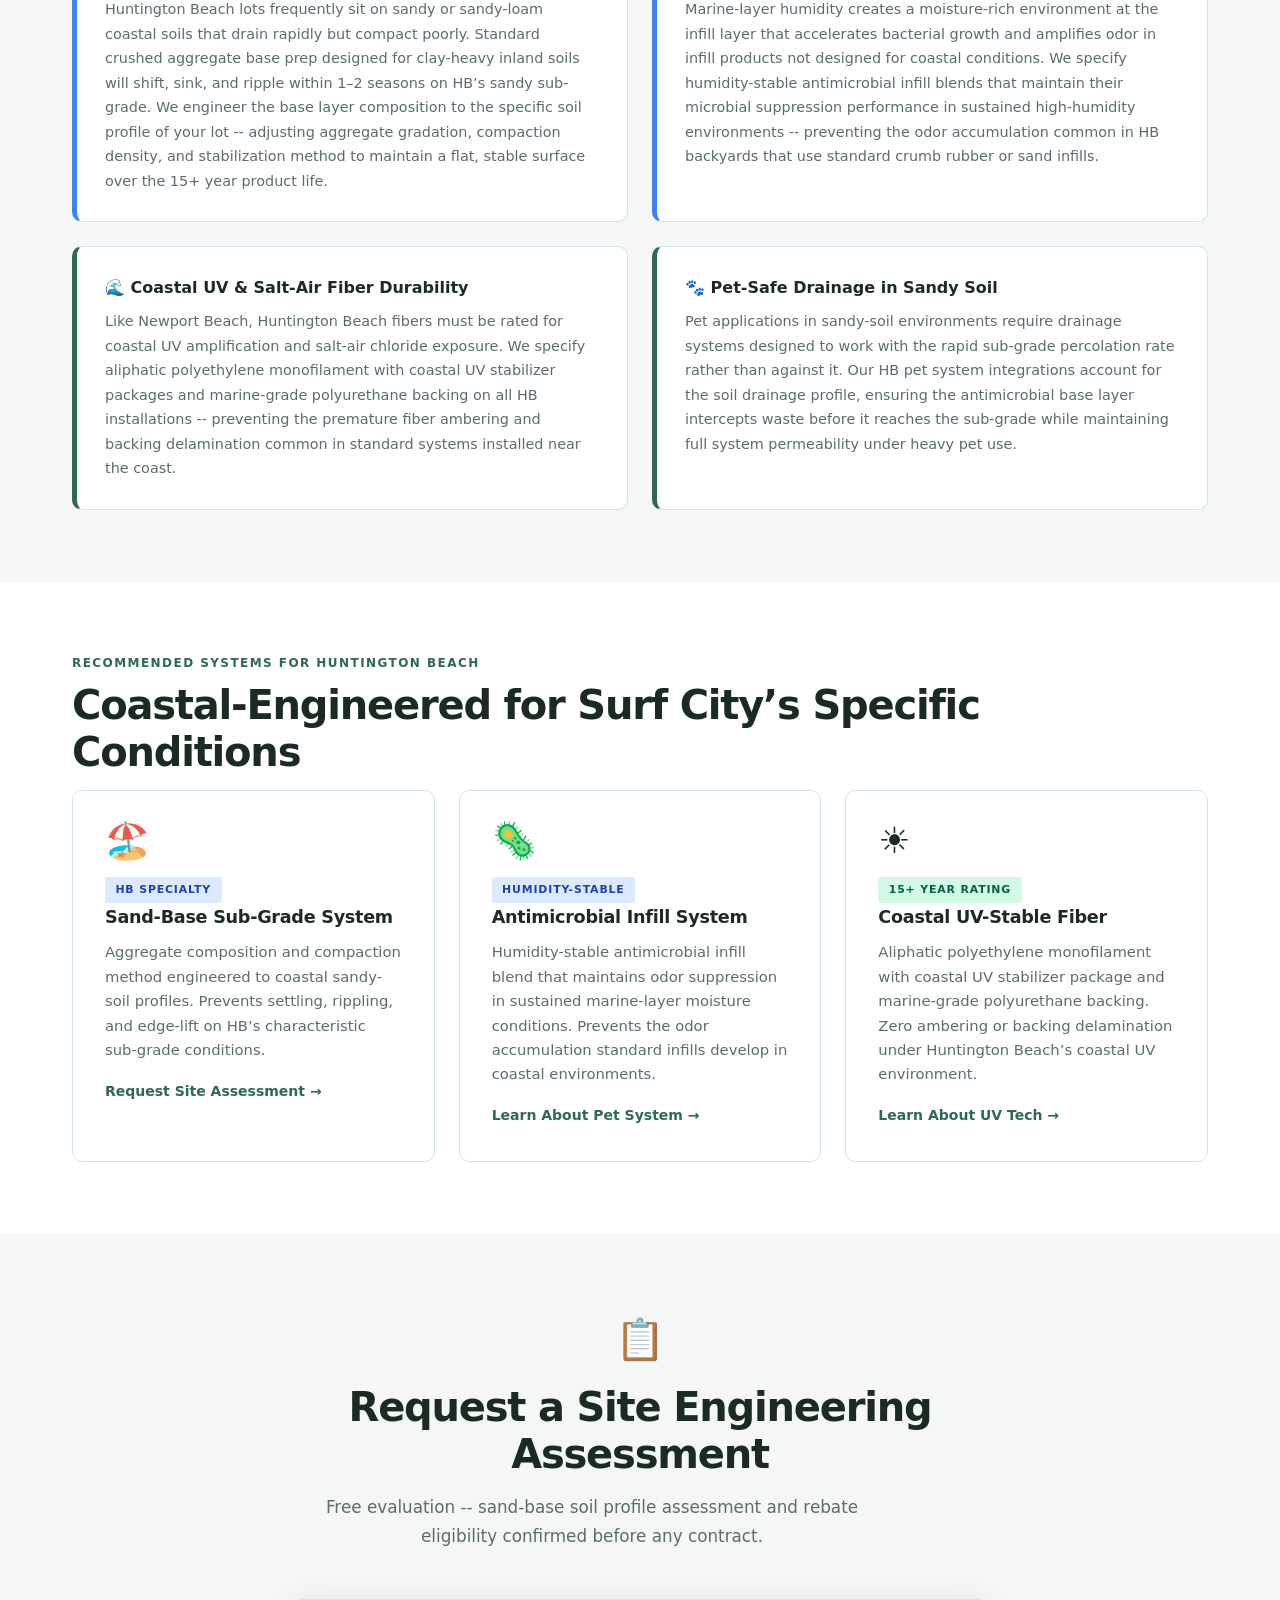
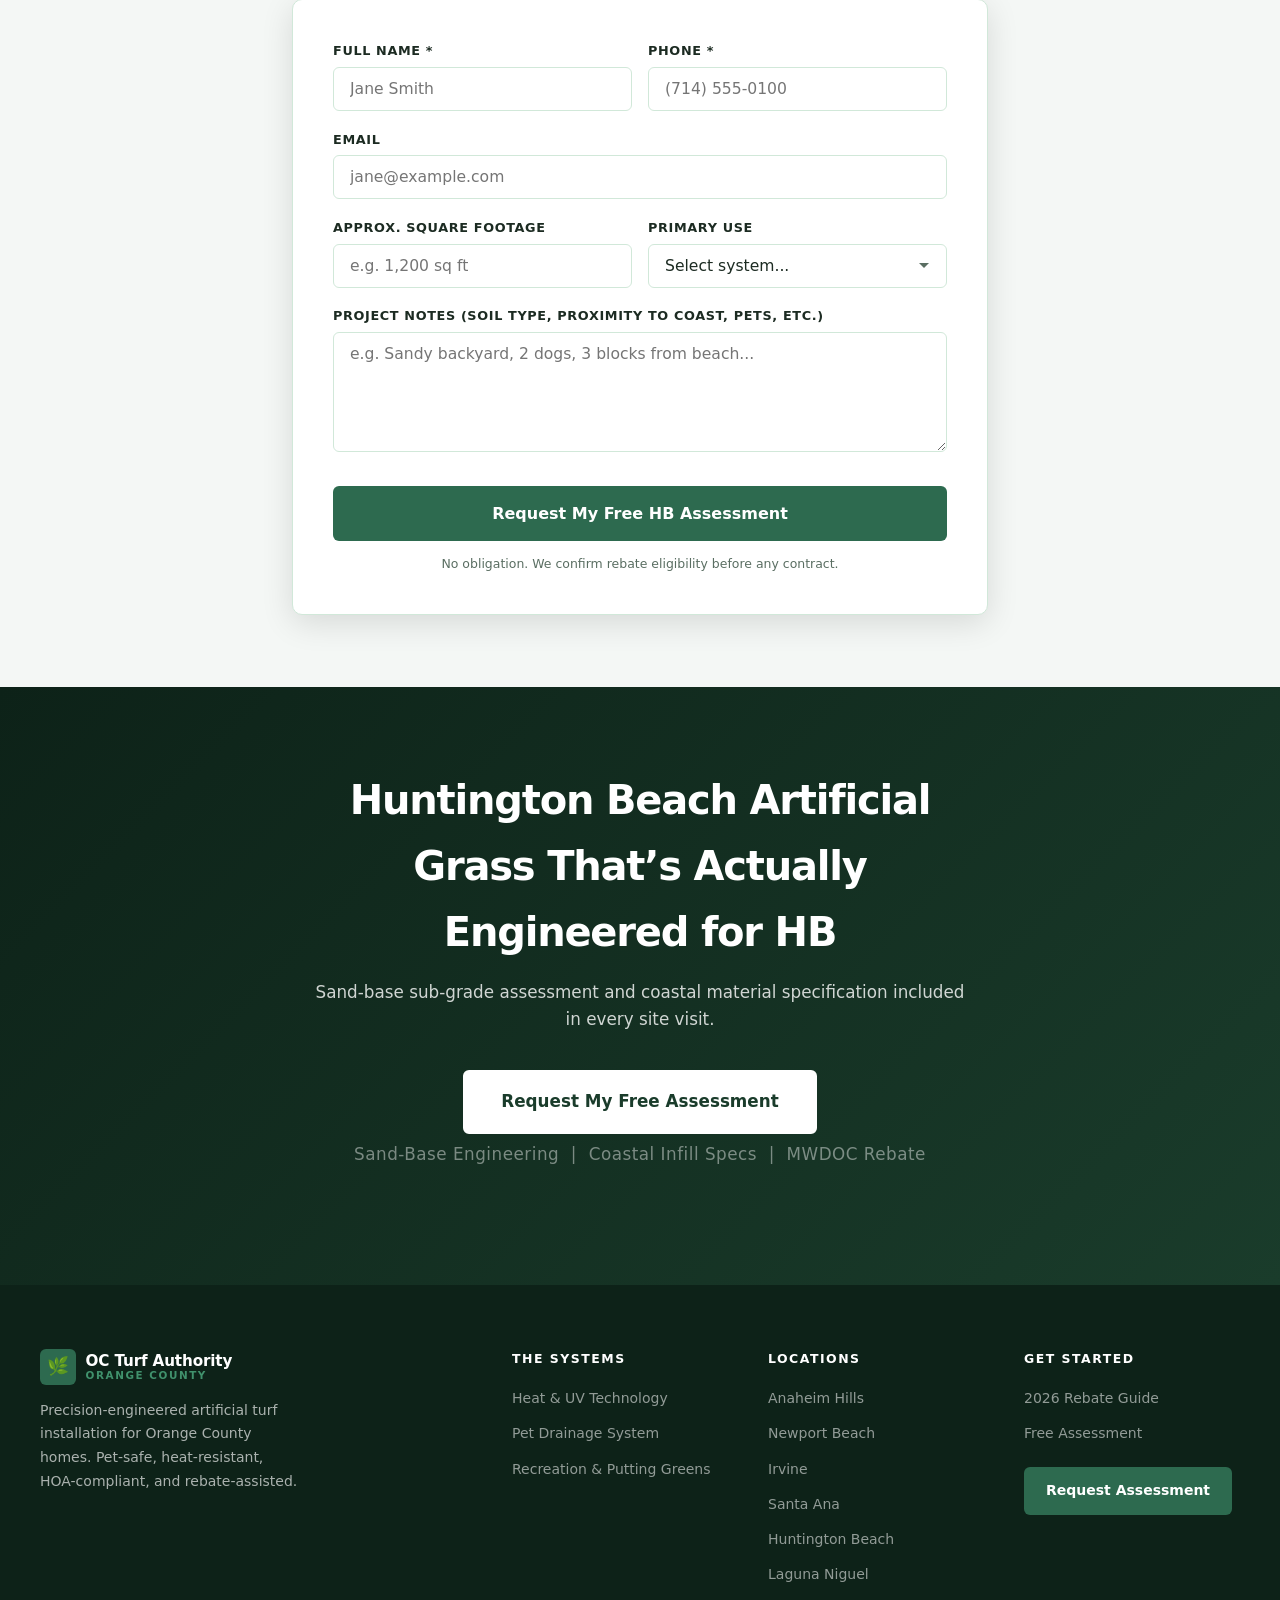
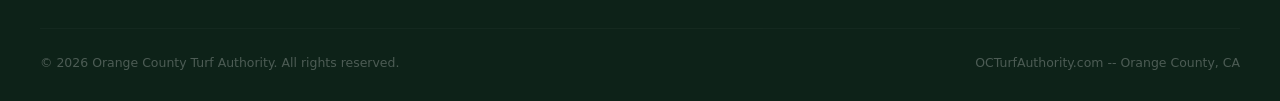
<file: locations/huntington-beach/index.html>
<!DOCTYPE html>
<html lang="en">
<head>
  <meta charset="UTF-8">
  <meta name="viewport" content="width=device-width, initial-scale=1.0">
  <meta name="description" content="Huntington Beach artificial grass installation. Sand-base engineering and humidity-stable antimicrobial infills for coastal properties. MWDOC $3.00/sq ft rebate assistance.">
  <link rel="canonical" href="https://octurfauthority.com/locations/huntington-beach/">
  <meta property="og:title" content="Huntington Beach Artificial Grass | Sand-Base Engineering | OC Turf Authority">
  <meta property="og:description" content="Huntington Beach artificial grass specialists. Sand-base sub-grade engineering and humidity-stable antimicrobial infills for the Surf City coastal environment.">
  <title>Huntington Beach Artificial Grass | Sand-Base Engineering | OC Turf Authority</title>
  <script type="application/ld+json">
  {
    "@context": "https://schema.org",
    "@type": "Service",
    "name": "Huntington Beach Artificial Grass Installation",
    "provider": { "@type": "HomeAndConstructionBusiness", "name": "Orange County Turf Authority", "url": "https://octurfauthority.com" },
    "areaServed": { "@type": "City", "name": "Huntington Beach" },
    "description": "Sand-base engineered synthetic grass for Huntington Beach properties. Humidity-stable antimicrobial infills and MWDOC rebate assistance."
  }
  </script>
  <link rel="stylesheet" href="../../css/styles.css?v=2">
</head>
<body>

  <!-- NOTIFICATION BAR -->
  <div class="notify-bar">
    <div class="container notify-bar__inner">
      <span>⚠️ <strong>CRITICAL: 2026 MWDOC $3.00/sq.&nbsp;ft. Grass Removal Rebate -- Deadline Approaching.</strong></span>
      <a href="../../roi-rebates/" class="notify-bar__cta">Check Eligibility &rarr;</a>
    </div>
  </div>

  <!-- HEADER -->
  <header class="site-header">
    <div class="container">
      <a href="../../" class="site-logo">
        <div class="site-logo__icon">🌿</div>
        <div class="site-logo__text">
          <span class="site-logo__name">OC Turf Authority</span>
          <span class="site-logo__sub">Orange County</span>
        </div>
      </a>
      <nav aria-label="Main navigation">
        <ul class="site-nav">
          <li><a href="../../heat-tech/">Heat Tech</a></li>
          <li><a href="../../pet-system/">Pet System</a></li>
          <li><a href="../../roi-rebates/">ROI &amp; Rebates</a></li>
          <li class="nav-dropdown">
            <a href="../../locations/">Locations</a>
            <ul class="nav-dropdown__menu">
              <li><a href="../../locations/anaheim-hills/">Anaheim Hills</a></li>
              <li><a href="../../locations/newport-beach/">Newport Beach</a></li>
              <li><a href="../../locations/irvine/">Irvine</a></li>
              <li><a href="../../locations/santa-ana/">Santa Ana</a></li>
              <li><a href="../../locations/huntington-beach/">Huntington Beach</a></li>
              <li><a href="../../locations/laguna-niguel/">Laguna Niguel</a></li>
            </ul>
          </li>
          <li><a href="../../gallery/">Gallery</a></li>
          <li><a href="../../assessment/" class="nav-cta">Request Assessment</a></li>
        </ul>
      </nav>
    </div>
  </header>

  <main>

    <!-- PAGE HERO -->
    <section class="page-hero">
      <div class="container">
        <p class="section-label">Huntington Beach Artificial Grass</p>
        <h1>Huntington Beach Artificial Grass -- Sand-Base Engineering for Surf City&rsquo;s Coastal Soil Conditions</h1>
        <p>HB&rsquo;s sandy coastal soil and persistent marine-layer humidity create a unique sub-grade environment. Standard base prep fails within a few seasons. We engineer the sub-base and select infill for the specific conditions that define Huntington Beach.</p>
        <div class="chip-row">
          <span class="chip">Sand-Base Engineering</span>
          <span class="chip">Humidity-Stable Infills</span>
          <span class="chip">Antimicrobial Infill Systems</span>
          <span class="chip">MWDOC $3.00/sq ft Rebate</span>
        </div>
      </div>
    </section>

    <!-- REBATE HIGHLIGHT -->
    <section class="section">
      <div class="container">
        <div class="rebate-highlight">
          <div>
            <h3>Huntington Beach MWDOC Rebate: $3.00/sq ft</h3>
            <p>Huntington Beach homeowners served by MWDOC member agencies qualify for a <strong style="color:#6fcf97">$3.00 per square foot</strong> rebate on grass removal. On a 1,500 sq ft coastal backyard, that&rsquo;s $4,500 back before you factor in eliminated water bills and lawn care costs.</p>
            <p style="margin-top:0.75rem">We file the MWDOC pre-approval application before any work begins. You receive the rebate check 30&ndash;60 days after final inspection.</p>
          </div>
          <div>
            <span class="rebate-highlight__val">$3.00</span>
            <span class="rebate-highlight__label">per sq ft<br>MWDOC rebate</span>
          </div>
        </div>
      </div>
    </section>

    <!-- ENGINEERING CHALLENGE -->
    <section class="section section--alt">
      <div class="container">
        <p class="section-label">The Huntington Beach Engineering Challenge</p>
        <h2 class="section-title">Sand-Base Sub-Grade &amp; Humidity-Stable Antimicrobial Infill: Two Problems Most Contractors Don&rsquo;t Solve</h2>
        <p class="section-subtitle">Huntington Beach&rsquo;s sandy coastal soil and persistent marine-layer humidity create specific engineering challenges that must be addressed at the sub-base and infill selection level.</p>

        <div class="challenge-grid">
          <div class="challenge-card challenge-card--blue">
            <h4>🏖️ Sand-Base Sub-Grade Engineering</h4>
            <p>Huntington Beach lots frequently sit on sandy or sandy-loam coastal soils that drain rapidly but compact poorly. Standard crushed aggregate base prep designed for clay-heavy inland soils will shift, sink, and ripple within 1&ndash;2 seasons on HB&rsquo;s sandy sub-grade. We engineer the base layer composition to the specific soil profile of your lot -- adjusting aggregate gradation, compaction density, and stabilization method to maintain a flat, stable surface over the 15+ year product life.</p>
          </div>
          <div class="challenge-card challenge-card--blue">
            <h4>💧 Humidity-Stable Antimicrobial Infills</h4>
            <p>Marine-layer humidity creates a moisture-rich environment at the infill layer that accelerates bacterial growth and amplifies odor in infill products not designed for coastal conditions. We specify humidity-stable antimicrobial infill blends that maintain their microbial suppression performance in sustained high-humidity environments -- preventing the odor accumulation common in HB backyards that use standard crumb rubber or sand infills.</p>
          </div>
          <div class="challenge-card">
            <h4>🌊 Coastal UV &amp; Salt-Air Fiber Durability</h4>
            <p>Like Newport Beach, Huntington Beach fibers must be rated for coastal UV amplification and salt-air chloride exposure. We specify aliphatic polyethylene monofilament with coastal UV stabilizer packages and marine-grade polyurethane backing on all HB installations -- preventing the premature fiber ambering and backing delamination common in standard systems installed near the coast.</p>
          </div>
          <div class="challenge-card">
            <h4>🐾 Pet-Safe Drainage in Sandy Soil</h4>
            <p>Pet applications in sandy-soil environments require drainage systems designed to work with the rapid sub-grade percolation rate rather than against it. Our HB pet system integrations account for the soil drainage profile, ensuring the antimicrobial base layer intercepts waste before it reaches the sub-grade while maintaining full system permeability under heavy pet use.</p>
          </div>
        </div>
      </div>
    </section>

    <!-- SYSTEMS -->
    <section class="section">
      <div class="container">
        <p class="section-label">Recommended Systems for Huntington Beach</p>
        <h2 class="section-title">Coastal-Engineered for Surf City&rsquo;s Specific Conditions</h2>
        <div class="card-grid">
          <article class="card">
            <div class="card-icon">🏖️</div>
            <span class="tag tag--blue">HB Specialty</span>
            <h3>Sand-Base Sub-Grade System</h3>
            <p>Aggregate composition and compaction method engineered to coastal sandy-soil profiles. Prevents settling, rippling, and edge-lift on HB&rsquo;s characteristic sub-grade conditions.</p>
            <a href="../../assessment/" class="card-link">Request Site Assessment</a>
          </article>
          <article class="card">
            <div class="card-icon">🦠</div>
            <span class="tag tag--blue">Humidity-Stable</span>
            <h3>Antimicrobial Infill System</h3>
            <p>Humidity-stable antimicrobial infill blend that maintains odor suppression in sustained marine-layer moisture conditions. Prevents the odor accumulation standard infills develop in coastal environments.</p>
            <a href="../../pet-system/" class="card-link">Learn About Pet System</a>
          </article>
          <article class="card">
            <div class="card-icon">☀️</div>
            <span class="tag">15+ Year Rating</span>
            <h3>Coastal UV-Stable Fiber</h3>
            <p>Aliphatic polyethylene monofilament with coastal UV stabilizer package and marine-grade polyurethane backing. Zero ambering or backing delamination under Huntington Beach&rsquo;s coastal UV environment.</p>
            <a href="../../heat-tech/" class="card-link">Learn About UV Tech</a>
          </article>
        </div>
      </div>
    </section>

    <!-- ASSESSMENT FORM -->
    <section class="section section--alt">
      <div class="container" style="max-width:760px">
        <div style="text-align:center;margin-bottom:2.5rem">
          <div style="font-size:2.5rem;margin-bottom:0.75rem">📋</div>
          <h2 class="section-title">Request a Site Engineering Assessment</h2>
          <p class="section-subtitle">Free evaluation -- sand-base soil profile assessment and rebate eligibility confirmed before any contract.</p>
        </div>
        <div class="form-wrap">
          <form name="assessment-huntington-beach" method="POST" data-netlify="true" action="../../assessment/thank-you.html">
            <input type="hidden" name="location-page" value="Huntington Beach">
            <div class="form-row">
              <div class="form-group">
                <label for="hb-name">Full Name *</label>
                <input type="text" id="hb-name" name="name" placeholder="Jane Smith" required>
              </div>
              <div class="form-group">
                <label for="hb-phone">Phone *</label>
                <input type="tel" id="hb-phone" name="phone" placeholder="(714) 555-0100" required>
              </div>
            </div>
            <div class="form-group">
              <label for="hb-email">Email</label>
              <input type="email" id="hb-email" name="email" placeholder="jane@example.com">
            </div>
            <div class="form-row">
              <div class="form-group">
                <label for="hb-sqft">Approx. Square Footage</label>
                <input type="text" id="hb-sqft" name="sqft" placeholder="e.g. 1,200 sq ft">
              </div>
              <div class="form-group">
                <label for="hb-system">Primary Use</label>
                <select id="hb-system" name="system">
                  <option value="">Select system...</option>
                  <option>Family Lawn / Backyard</option>
                  <option>Pet System (dogs / drainage)</option>
                  <option>Recreation / Sport Surface</option>
                  <option>Not sure -- need assessment</option>
                </select>
              </div>
            </div>
            <div class="form-group">
              <label for="hb-notes">Project Notes (soil type, proximity to coast, pets, etc.)</label>
              <textarea id="hb-notes" name="notes" placeholder="e.g. Sandy backyard, 2 dogs, 3 blocks from beach..."></textarea>
            </div>
            <button type="submit" class="cta-button form-submit">Request My Free HB Assessment</button>
            <p class="form-privacy">No obligation. We confirm rebate eligibility before any contract.</p>
          </form>
        </div>
      </div>
    </section>

    <!-- CTA BANNER -->
    <section class="cta-banner">
      <div class="container">
        <h2>Huntington Beach Artificial Grass That&rsquo;s Actually Engineered for HB</h2>
        <p>Sand-base sub-grade assessment and coastal material specification included in every site visit.</p>
        <div class="cta-wrap">
          <a href="../../assessment/" class="cta-button cta-button--white cta-button--lg">Request My Free Assessment</a>
          <p class="cta-trust">Sand-Base Engineering &nbsp;|&nbsp; Coastal Infill Specs &nbsp;|&nbsp; MWDOC Rebate</p>
        </div>
      </div>
    </section>

  </main>

  <!-- FOOTER -->
  <footer class="site-footer">
    <div class="footer-grid">
      <div class="footer-brand">
        <a href="../../" class="site-logo">
          <div class="site-logo__icon">🌿</div>
          <div class="site-logo__text">
            <span class="site-logo__name">OC Turf Authority</span>
            <span class="site-logo__sub">Orange County</span>
          </div>
        </a>
        <p>Precision-engineered artificial turf installation for Orange County homes. Pet-safe, heat-resistant, HOA-compliant, and rebate-assisted.</p>
      </div>
      <div class="footer-col">
        <h4>The Systems</h4>
        <ul>
          <li><a href="../../heat-tech/">Heat &amp; UV Technology</a></li>
          <li><a href="../../pet-system/">Pet Drainage System</a></li>
          <li><a href="../../gallery/">Recreation &amp; Putting Greens</a></li>
        </ul>
      </div>
      <div class="footer-col">
        <h4>Locations</h4>
        <ul>
          <li><a href="../../locations/anaheim-hills/">Anaheim Hills</a></li>
          <li><a href="../../locations/newport-beach/">Newport Beach</a></li>
          <li><a href="../../locations/irvine/">Irvine</a></li>
          <li><a href="../../locations/santa-ana/">Santa Ana</a></li>
          <li><a href="../../locations/huntington-beach/">Huntington Beach</a></li>
          <li><a href="../../locations/laguna-niguel/">Laguna Niguel</a></li>
        </ul>
      </div>
      <div class="footer-col">
        <h4>Get Started</h4>
        <ul>
          <li><a href="../../roi-rebates/">2026 Rebate Guide</a></li>
          <li><a href="../../assessment/">Free Assessment</a></li>
        </ul>
        <a href="../../assessment/" class="cta-button" style="margin-top:1.25rem;font-size:0.875rem;padding:0.65rem 1.25rem;">Request Assessment</a>
      </div>
    </div>
    <div class="footer-bottom">
      <span>&copy; 2026 Orange County Turf Authority. All rights reserved.</span>
      <span>OCTurfAuthority.com -- Orange County, CA</span>
    </div>
  </footer>
</body>
</html>
</file>
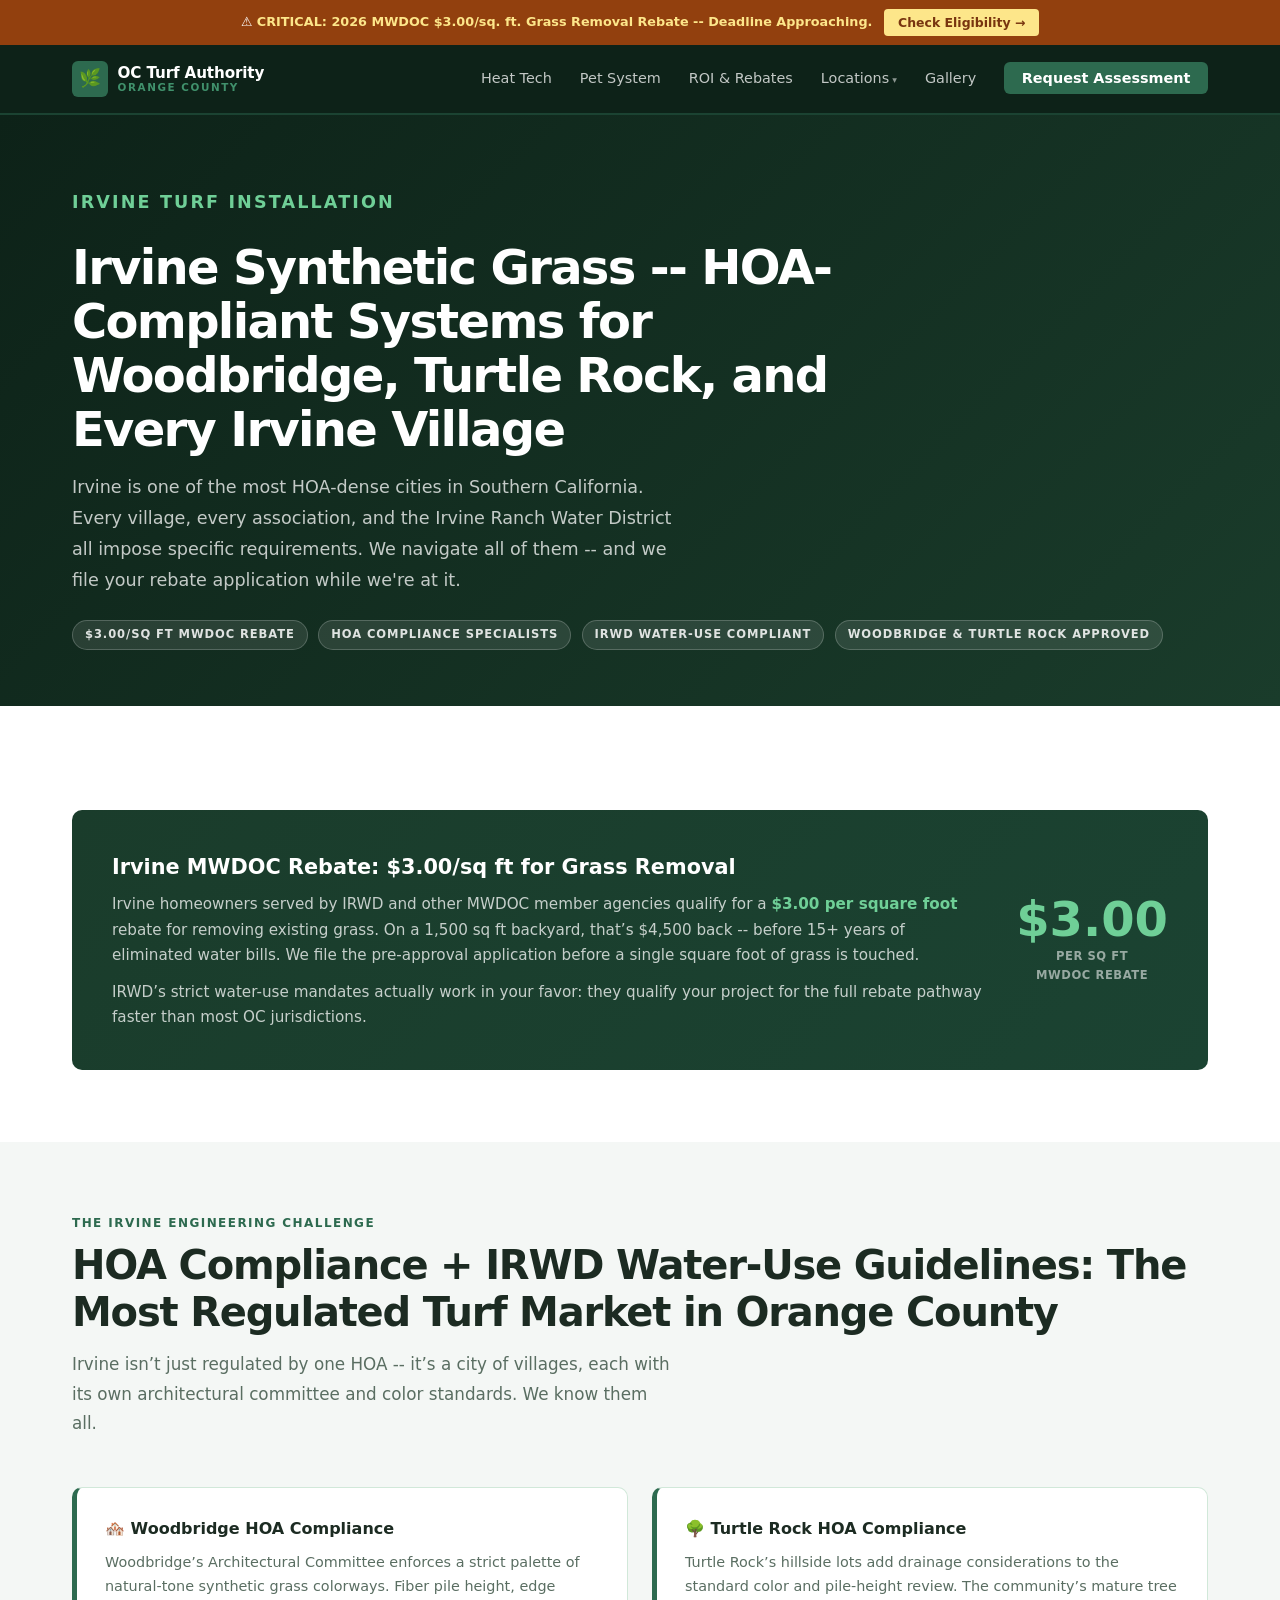
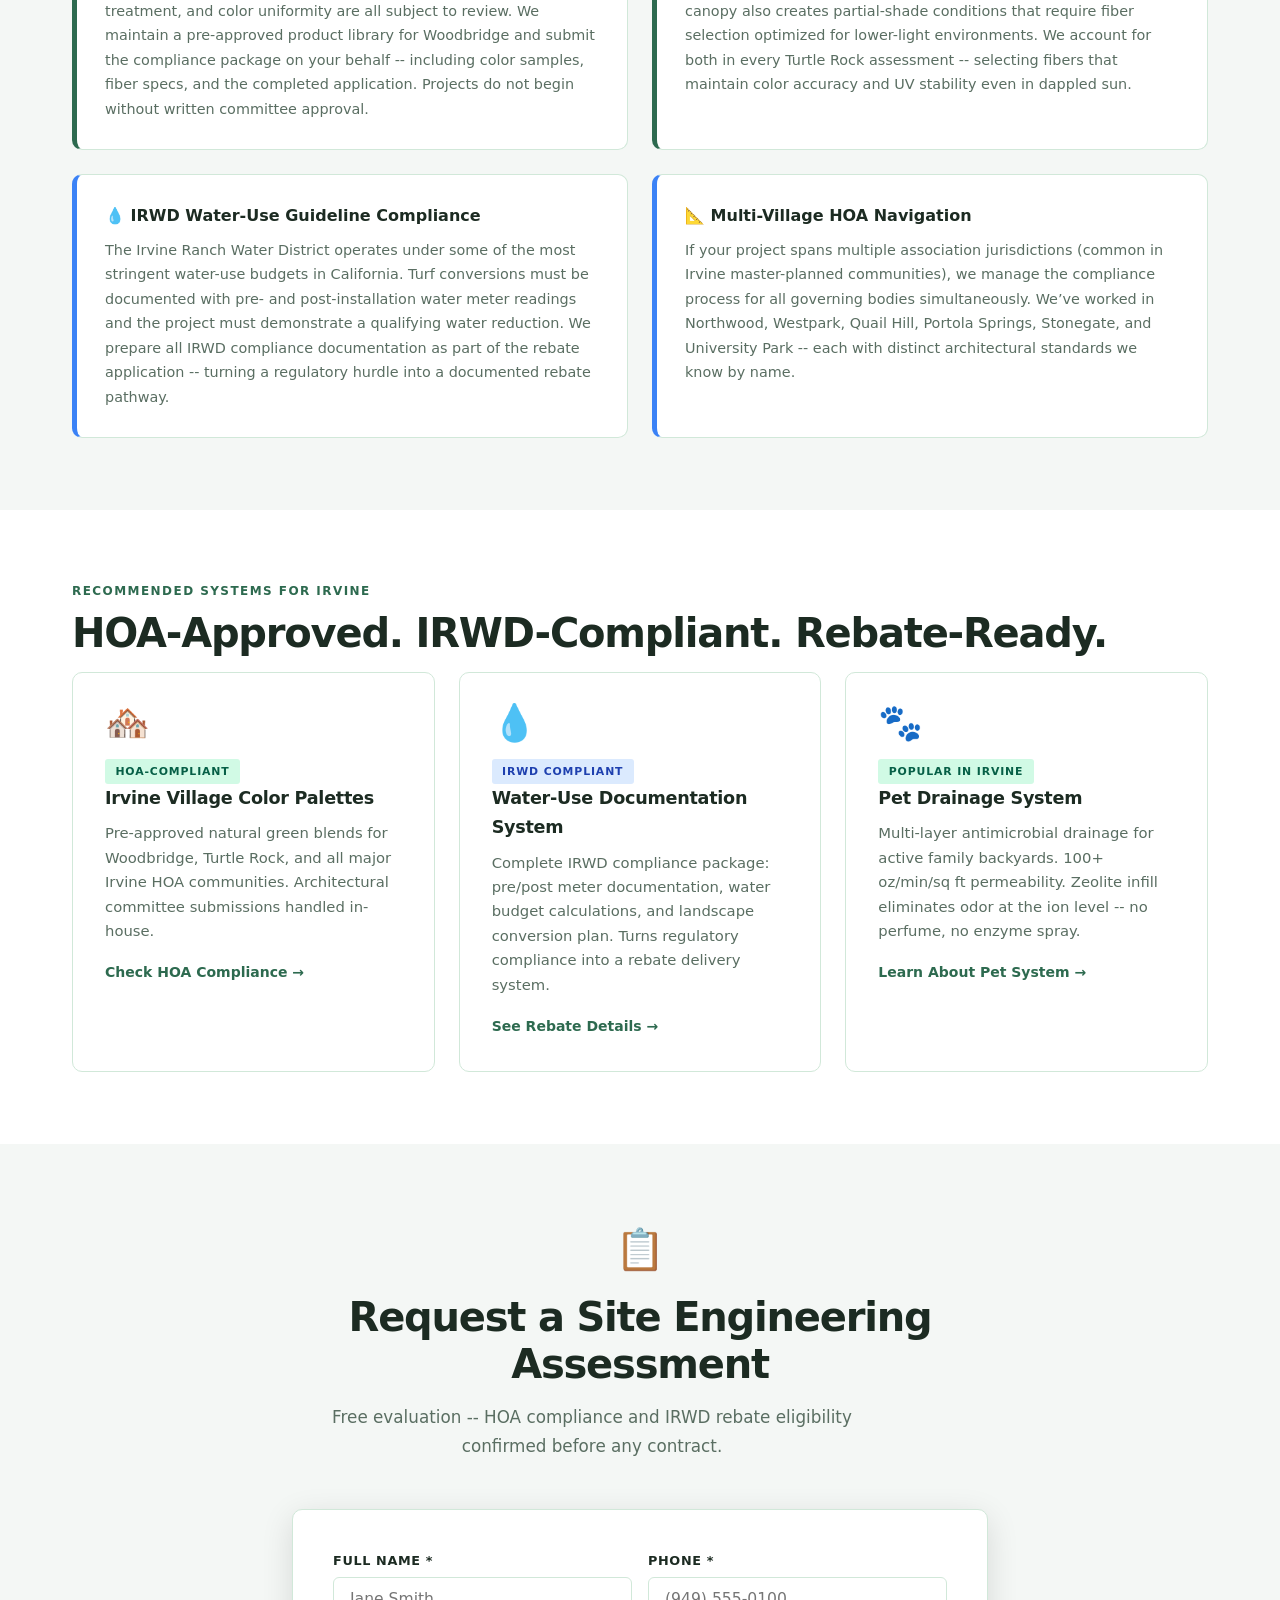
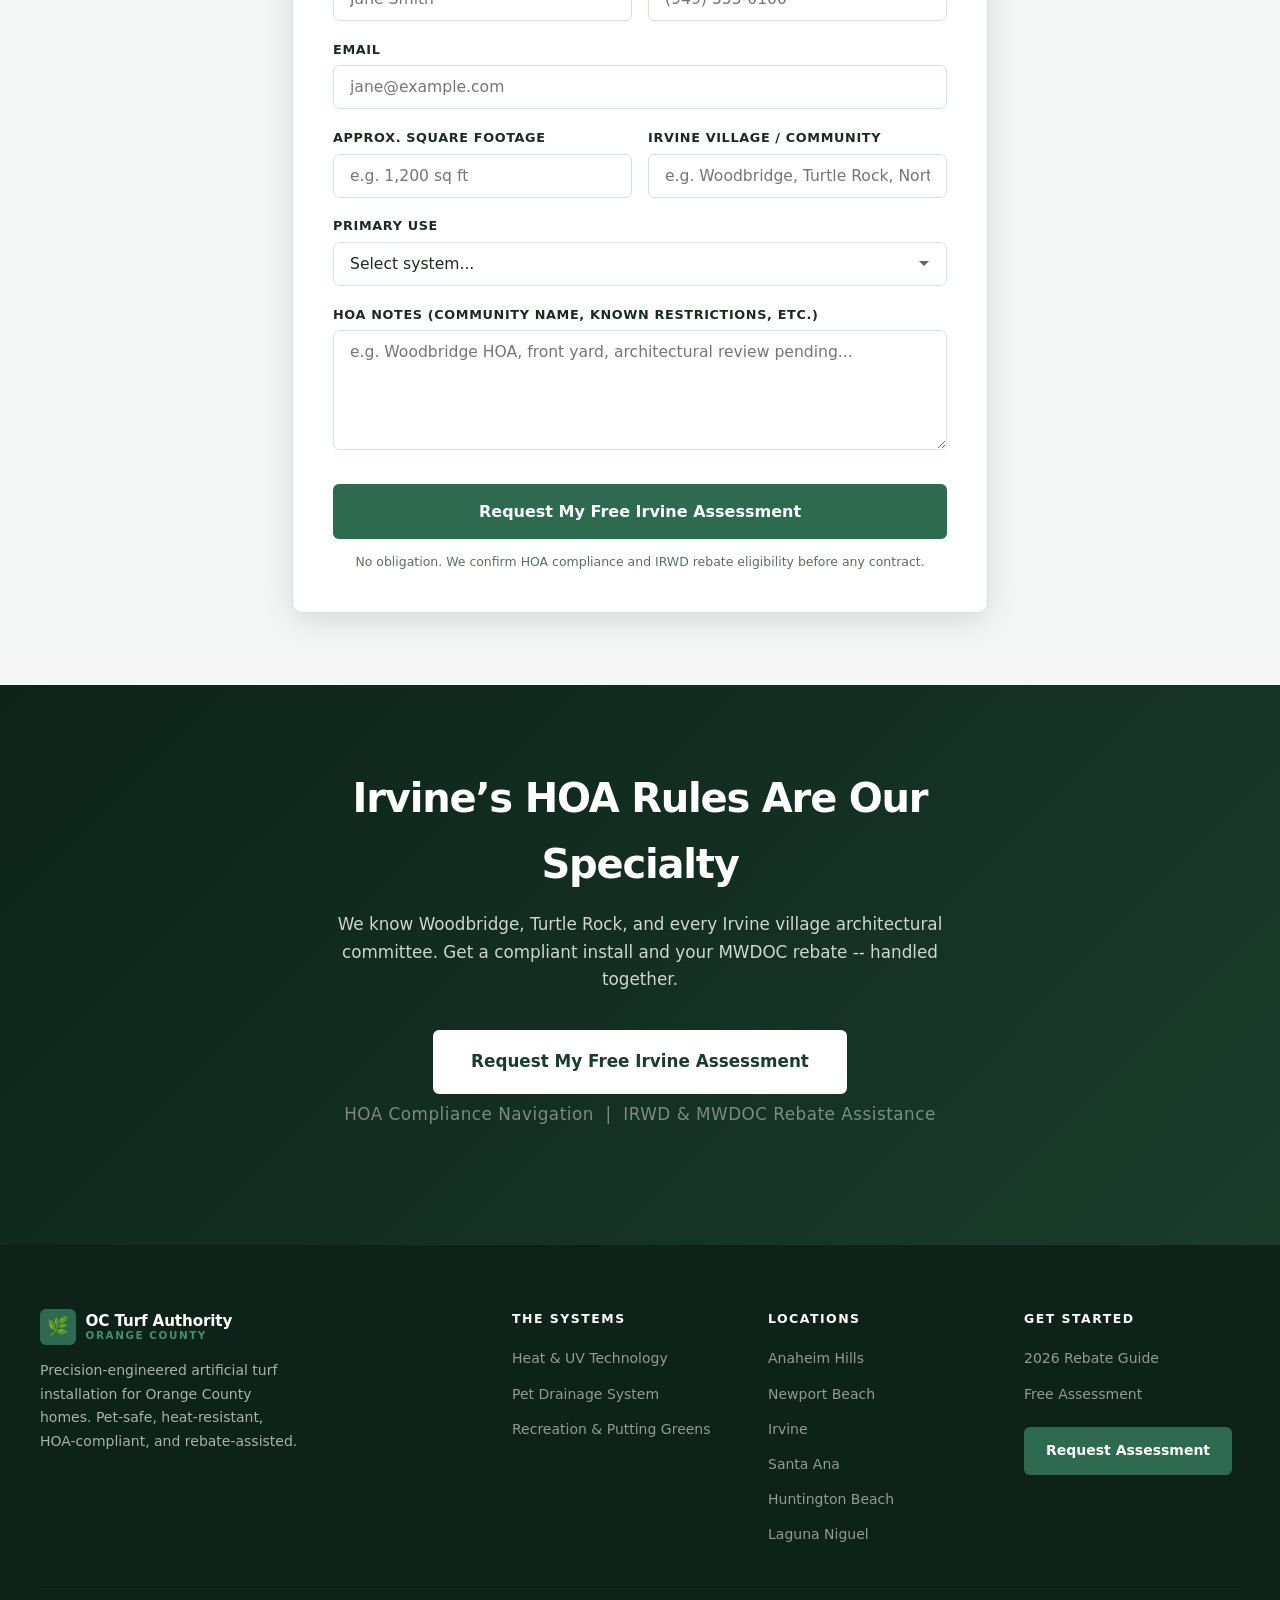
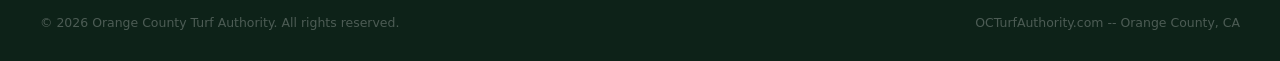
<file: locations/irvine/index.html>
<!DOCTYPE html>
<html lang="en">
<head>
  <meta charset="UTF-8">
  <meta name="viewport" content="width=device-width, initial-scale=1.0">
  <meta name="description" content="Irvine turf installation specialists. HOA-compliant synthetic grass for Woodbridge, Turtle Rock, and all Irvine villages. IRWD water-use guideline compliance. MWDOC $3.00/sq ft rebate assistance.">
  <link rel="canonical" href="https://octurfauthority.com/locations/irvine/">
  <meta property="og:title" content="Irvine Turf Installation | HOA-Compliant Synthetic Grass | OC Turf Authority">
  <meta property="og:description" content="Irvine turf installation for HOA-governed communities. Woodbridge, Turtle Rock, and all Irvine villages. IRWD compliant. MWDOC rebate assistance.">
  <title>Irvine Turf Installation | HOA-Compliant Synthetic Grass | OC Turf Authority</title>
  <script type="application/ld+json">
  {
    "@context": "https://schema.org",
    "@type": "Service",
    "name": "Irvine Turf Installation",
    "provider": { "@type": "HomeAndConstructionBusiness", "name": "Orange County Turf Authority", "url": "https://octurfauthority.com" },
    "areaServed": { "@type": "City", "name": "Irvine" },
    "description": "HOA-compliant synthetic grass installation for Irvine. Serving Woodbridge, Turtle Rock, and all Irvine Company villages. IRWD water-use compliance and MWDOC rebate assistance."
  }
  </script>
  <link rel="stylesheet" href="../../css/styles.css?v=2">
</head>
<body>

  <!-- NOTIFICATION BAR -->
  <div class="notify-bar">
    <div class="container notify-bar__inner">
      <span>⚠️ <strong>CRITICAL: 2026 MWDOC $3.00/sq.&nbsp;ft. Grass Removal Rebate -- Deadline Approaching.</strong></span>
      <a href="../../roi-rebates/" class="notify-bar__cta">Check Eligibility &rarr;</a>
    </div>
  </div>

  <!-- HEADER -->
  <header class="site-header">
    <div class="container">
      <a href="../../" class="site-logo">
        <div class="site-logo__icon">🌿</div>
        <div class="site-logo__text">
          <span class="site-logo__name">OC Turf Authority</span>
          <span class="site-logo__sub">Orange County</span>
        </div>
      </a>
      <nav aria-label="Main navigation">
        <ul class="site-nav">
          <li><a href="../../heat-tech/">Heat Tech</a></li>
          <li><a href="../../pet-system/">Pet System</a></li>
          <li><a href="../../roi-rebates/">ROI &amp; Rebates</a></li>
          <li class="nav-dropdown">
            <a href="../../locations/">Locations</a>
            <ul class="nav-dropdown__menu">
              <li><a href="../../locations/anaheim-hills/">Anaheim Hills</a></li>
              <li><a href="../../locations/newport-beach/">Newport Beach</a></li>
              <li><a href="../../locations/irvine/">Irvine</a></li>
              <li><a href="../../locations/santa-ana/">Santa Ana</a></li>
              <li><a href="../../locations/huntington-beach/">Huntington Beach</a></li>
              <li><a href="../../locations/laguna-niguel/">Laguna Niguel</a></li>
            </ul>
          </li>
          <li><a href="../../gallery/">Gallery</a></li>
          <li><a href="../../assessment/" class="nav-cta">Request Assessment</a></li>
        </ul>
      </nav>
    </div>
  </header>

  <main>

    <!-- PAGE HERO -->
    <section class="page-hero">
      <div class="container">
        <p class="section-label">Irvine Turf Installation</p>
        <h1>Irvine Synthetic Grass -- HOA-Compliant Systems for Woodbridge, Turtle Rock, and Every Irvine Village</h1>
        <p>Irvine is one of the most HOA-dense cities in Southern California. Every village, every association, and the Irvine Ranch Water District all impose specific requirements. We navigate all of them -- and we file your rebate application while we're at it.</p>
        <div class="chip-row">
          <span class="chip">$3.00/sq ft MWDOC Rebate</span>
          <span class="chip">HOA Compliance Specialists</span>
          <span class="chip">IRWD Water-Use Compliant</span>
          <span class="chip">Woodbridge &amp; Turtle Rock Approved</span>
        </div>
      </div>
    </section>

    <!-- REBATE HIGHLIGHT -->
    <section class="section">
      <div class="container">
        <div class="rebate-highlight">
          <div>
            <h3>Irvine MWDOC Rebate: $3.00/sq ft for Grass Removal</h3>
            <p>Irvine homeowners served by IRWD and other MWDOC member agencies qualify for a <strong style="color:#6fcf97">$3.00 per square foot</strong> rebate for removing existing grass. On a 1,500 sq ft backyard, that&rsquo;s $4,500 back -- before 15+ years of eliminated water bills. We file the pre-approval application before a single square foot of grass is touched.</p>
            <p style="margin-top:0.75rem">IRWD&rsquo;s strict water-use mandates actually work in your favor: they qualify your project for the full rebate pathway faster than most OC jurisdictions.</p>
          </div>
          <div>
            <span class="rebate-highlight__val">$3.00</span>
            <span class="rebate-highlight__label">per sq ft<br>MWDOC rebate</span>
          </div>
        </div>
      </div>
    </section>

    <!-- ENGINEERING CHALLENGE -->
    <section class="section section--alt">
      <div class="container">
        <p class="section-label">The Irvine Engineering Challenge</p>
        <h2 class="section-title">HOA Compliance + IRWD Water-Use Guidelines: The Most Regulated Turf Market in Orange County</h2>
        <p class="section-subtitle">Irvine isn&rsquo;t just regulated by one HOA -- it&rsquo;s a city of villages, each with its own architectural committee and color standards. We know them all.</p>

        <div class="challenge-grid">
          <div class="challenge-card">
            <h4>🏘️ Woodbridge HOA Compliance</h4>
            <p>Woodbridge&rsquo;s Architectural Committee enforces a strict palette of natural-tone synthetic grass colorways. Fiber pile height, edge treatment, and color uniformity are all subject to review. We maintain a pre-approved product library for Woodbridge and submit the compliance package on your behalf -- including color samples, fiber specs, and the completed application. Projects do not begin without written committee approval.</p>
          </div>
          <div class="challenge-card">
            <h4>🌳 Turtle Rock HOA Compliance</h4>
            <p>Turtle Rock&rsquo;s hillside lots add drainage considerations to the standard color and pile-height review. The community&rsquo;s mature tree canopy also creates partial-shade conditions that require fiber selection optimized for lower-light environments. We account for both in every Turtle Rock assessment -- selecting fibers that maintain color accuracy and UV stability even in dappled sun.</p>
          </div>
          <div class="challenge-card challenge-card--blue">
            <h4>💧 IRWD Water-Use Guideline Compliance</h4>
            <p>The Irvine Ranch Water District operates under some of the most stringent water-use budgets in California. Turf conversions must be documented with pre- and post-installation water meter readings and the project must demonstrate a qualifying water reduction. We prepare all IRWD compliance documentation as part of the rebate application -- turning a regulatory hurdle into a documented rebate pathway.</p>
          </div>
          <div class="challenge-card challenge-card--blue">
            <h4>📐 Multi-Village HOA Navigation</h4>
            <p>If your project spans multiple association jurisdictions (common in Irvine master-planned communities), we manage the compliance process for all governing bodies simultaneously. We&rsquo;ve worked in Northwood, Westpark, Quail Hill, Portola Springs, Stonegate, and University Park -- each with distinct architectural standards we know by name.</p>
          </div>
        </div>
      </div>
    </section>

    <!-- SYSTEMS -->
    <section class="section">
      <div class="container">
        <p class="section-label">Recommended Systems for Irvine</p>
        <h2 class="section-title">HOA-Approved. IRWD-Compliant. Rebate-Ready.</h2>
        <div class="card-grid">
          <article class="card">
            <div class="card-icon">🏘️</div>
            <span class="tag">HOA-Compliant</span>
            <h3>Irvine Village Color Palettes</h3>
            <p>Pre-approved natural green blends for Woodbridge, Turtle Rock, and all major Irvine HOA communities. Architectural committee submissions handled in-house.</p>
            <a href="../../assessment/" class="card-link">Check HOA Compliance</a>
          </article>
          <article class="card">
            <div class="card-icon">💧</div>
            <span class="tag tag--blue">IRWD Compliant</span>
            <h3>Water-Use Documentation System</h3>
            <p>Complete IRWD compliance package: pre/post meter documentation, water budget calculations, and landscape conversion plan. Turns regulatory compliance into a rebate delivery system.</p>
            <a href="../../roi-rebates/" class="card-link">See Rebate Details</a>
          </article>
          <article class="card">
            <div class="card-icon">🐾</div>
            <span class="tag">Popular in Irvine</span>
            <h3>Pet Drainage System</h3>
            <p>Multi-layer antimicrobial drainage for active family backyards. 100+ oz/min/sq ft permeability. Zeolite infill eliminates odor at the ion level -- no perfume, no enzyme spray.</p>
            <a href="../../pet-system/" class="card-link">Learn About Pet System</a>
          </article>
        </div>
      </div>
    </section>

    <!-- ASSESSMENT FORM -->
    <section class="section section--alt">
      <div class="container" style="max-width:760px">
        <div style="text-align:center;margin-bottom:2.5rem">
          <div style="font-size:2.5rem;margin-bottom:0.75rem">📋</div>
          <h2 class="section-title">Request a Site Engineering Assessment</h2>
          <p class="section-subtitle">Free evaluation -- HOA compliance and IRWD rebate eligibility confirmed before any contract.</p>
        </div>
        <div class="form-wrap">
          <form name="assessment-irvine" method="POST" data-netlify="true" action="../../assessment/thank-you.html">
            <input type="hidden" name="location-page" value="Irvine">
            <div class="form-row">
              <div class="form-group">
                <label for="ir-name">Full Name *</label>
                <input type="text" id="ir-name" name="name" placeholder="Jane Smith" required>
              </div>
              <div class="form-group">
                <label for="ir-phone">Phone *</label>
                <input type="tel" id="ir-phone" name="phone" placeholder="(949) 555-0100" required>
              </div>
            </div>
            <div class="form-group">
              <label for="ir-email">Email</label>
              <input type="email" id="ir-email" name="email" placeholder="jane@example.com">
            </div>
            <div class="form-row">
              <div class="form-group">
                <label for="ir-sqft">Approx. Square Footage</label>
                <input type="text" id="ir-sqft" name="sqft" placeholder="e.g. 1,200 sq ft">
              </div>
              <div class="form-group">
                <label for="ir-village">Irvine Village / Community</label>
                <input type="text" id="ir-village" name="village" placeholder="e.g. Woodbridge, Turtle Rock, Northwood...">
              </div>
            </div>
            <div class="form-group">
              <label for="ir-system">Primary Use</label>
              <select id="ir-system" name="system">
                <option value="">Select system...</option>
                <option>Family Lawn / HOA Backyard</option>
                <option>Pet System (dogs / drainage)</option>
                <option>Putting Green / Recreation</option>
                <option>Not sure -- need assessment</option>
              </select>
            </div>
            <div class="form-group">
              <label for="ir-notes">HOA Notes (community name, known restrictions, etc.)</label>
              <textarea id="ir-notes" name="notes" placeholder="e.g. Woodbridge HOA, front yard, architectural review pending..."></textarea>
            </div>
            <button type="submit" class="cta-button form-submit">Request My Free Irvine Assessment</button>
            <p class="form-privacy">No obligation. We confirm HOA compliance and IRWD rebate eligibility before any contract.</p>
          </form>
        </div>
      </div>
    </section>

    <!-- CTA BANNER -->
    <section class="cta-banner">
      <div class="container">
        <h2>Irvine&rsquo;s HOA Rules Are Our Specialty</h2>
        <p>We know Woodbridge, Turtle Rock, and every Irvine village architectural committee. Get a compliant install and your MWDOC rebate -- handled together.</p>
        <div class="cta-wrap">
          <a href="../../assessment/" class="cta-button cta-button--white cta-button--lg">Request My Free Irvine Assessment</a>
          <p class="cta-trust">HOA Compliance Navigation &nbsp;|&nbsp; IRWD &amp; MWDOC Rebate Assistance</p>
        </div>
      </div>
    </section>

  </main>

  <!-- FOOTER -->
  <footer class="site-footer">
    <div class="footer-grid">
      <div class="footer-brand">
        <a href="../../" class="site-logo">
          <div class="site-logo__icon">🌿</div>
          <div class="site-logo__text">
            <span class="site-logo__name">OC Turf Authority</span>
            <span class="site-logo__sub">Orange County</span>
          </div>
        </a>
        <p>Precision-engineered artificial turf installation for Orange County homes. Pet-safe, heat-resistant, HOA-compliant, and rebate-assisted.</p>
      </div>
      <div class="footer-col">
        <h4>The Systems</h4>
        <ul>
          <li><a href="../../heat-tech/">Heat &amp; UV Technology</a></li>
          <li><a href="../../pet-system/">Pet Drainage System</a></li>
          <li><a href="../../gallery/">Recreation &amp; Putting Greens</a></li>
        </ul>
      </div>
      <div class="footer-col">
        <h4>Locations</h4>
        <ul>
          <li><a href="../../locations/anaheim-hills/">Anaheim Hills</a></li>
          <li><a href="../../locations/newport-beach/">Newport Beach</a></li>
          <li><a href="../../locations/irvine/">Irvine</a></li>
          <li><a href="../../locations/santa-ana/">Santa Ana</a></li>
          <li><a href="../../locations/huntington-beach/">Huntington Beach</a></li>
          <li><a href="../../locations/laguna-niguel/">Laguna Niguel</a></li>
        </ul>
      </div>
      <div class="footer-col">
        <h4>Get Started</h4>
        <ul>
          <li><a href="../../roi-rebates/">2026 Rebate Guide</a></li>
          <li><a href="../../assessment/">Free Assessment</a></li>
        </ul>
        <a href="../../assessment/" class="cta-button" style="margin-top:1.25rem;font-size:0.875rem;padding:0.65rem 1.25rem;">Request Assessment</a>
      </div>
    </div>
    <div class="footer-bottom">
      <span>&copy; 2026 Orange County Turf Authority. All rights reserved.</span>
      <span>OCTurfAuthority.com -- Orange County, CA</span>
    </div>
  </footer>
</body>
</html>
</file>
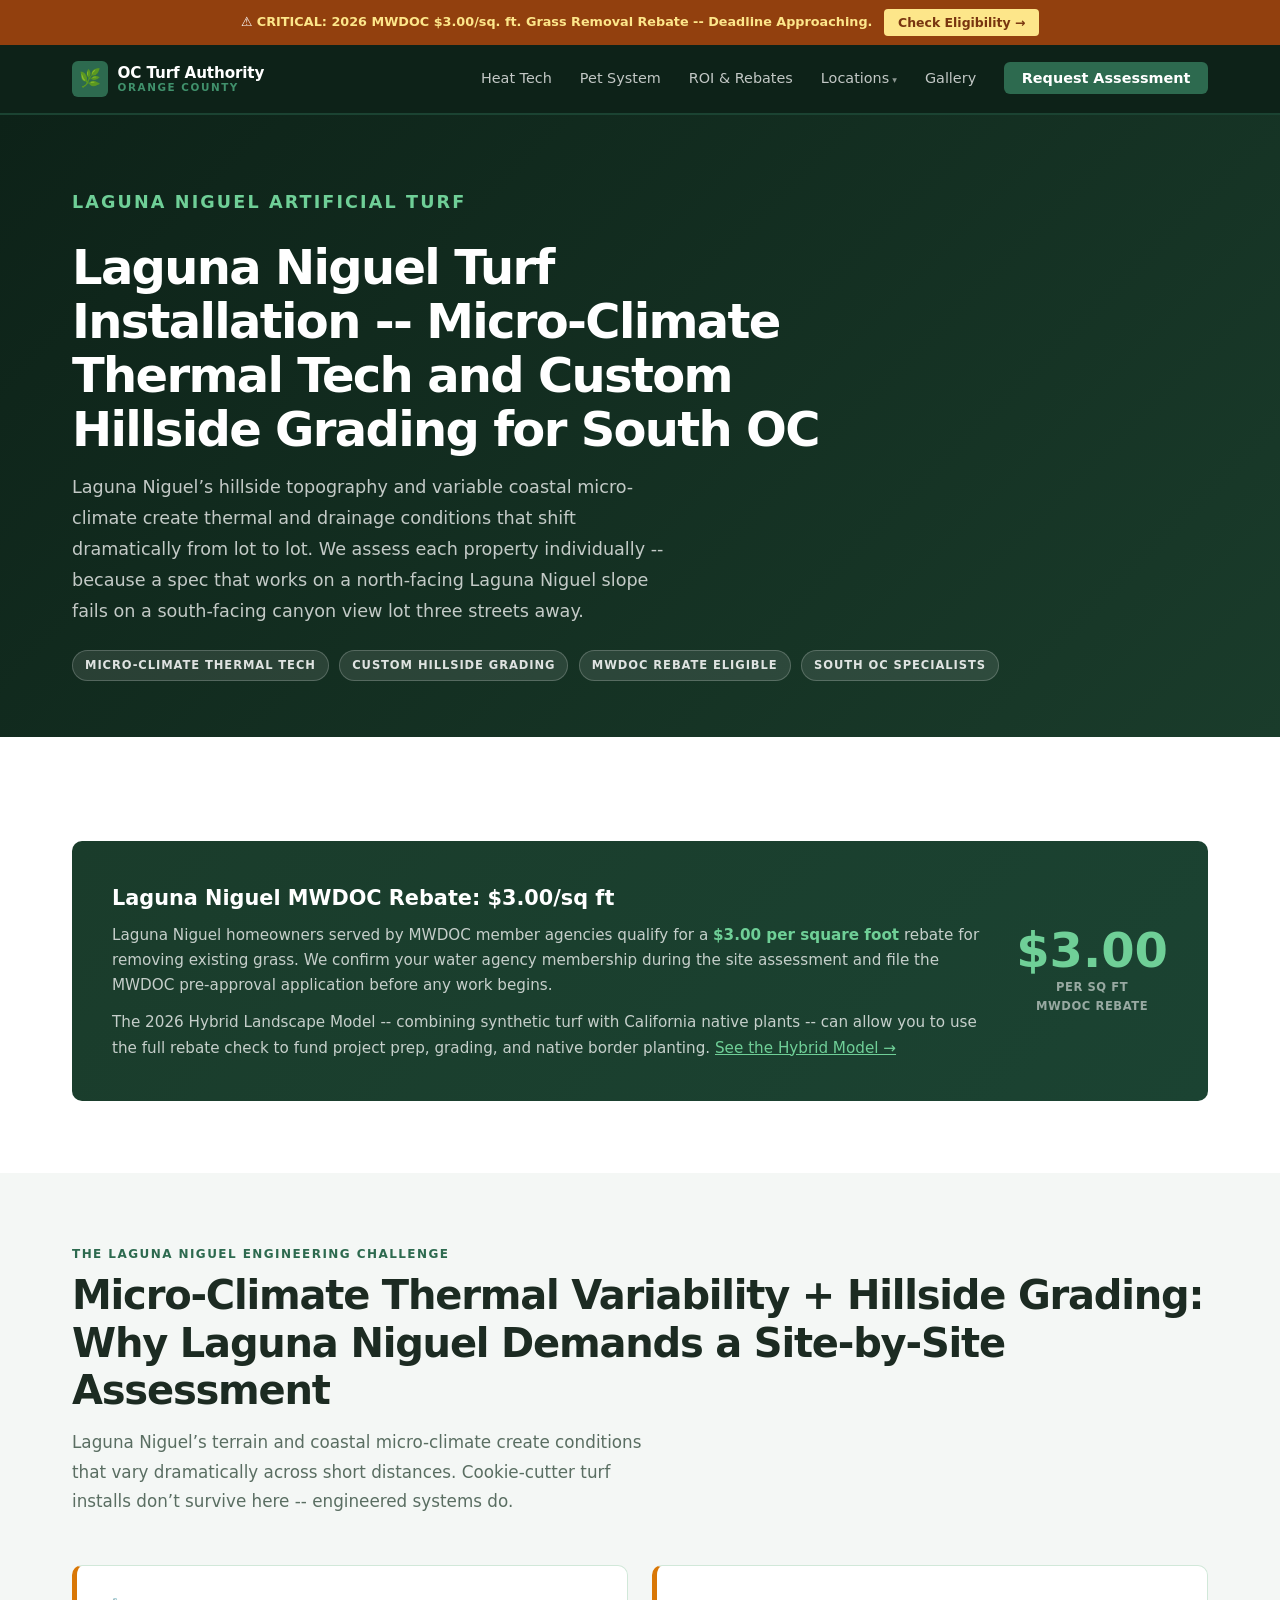
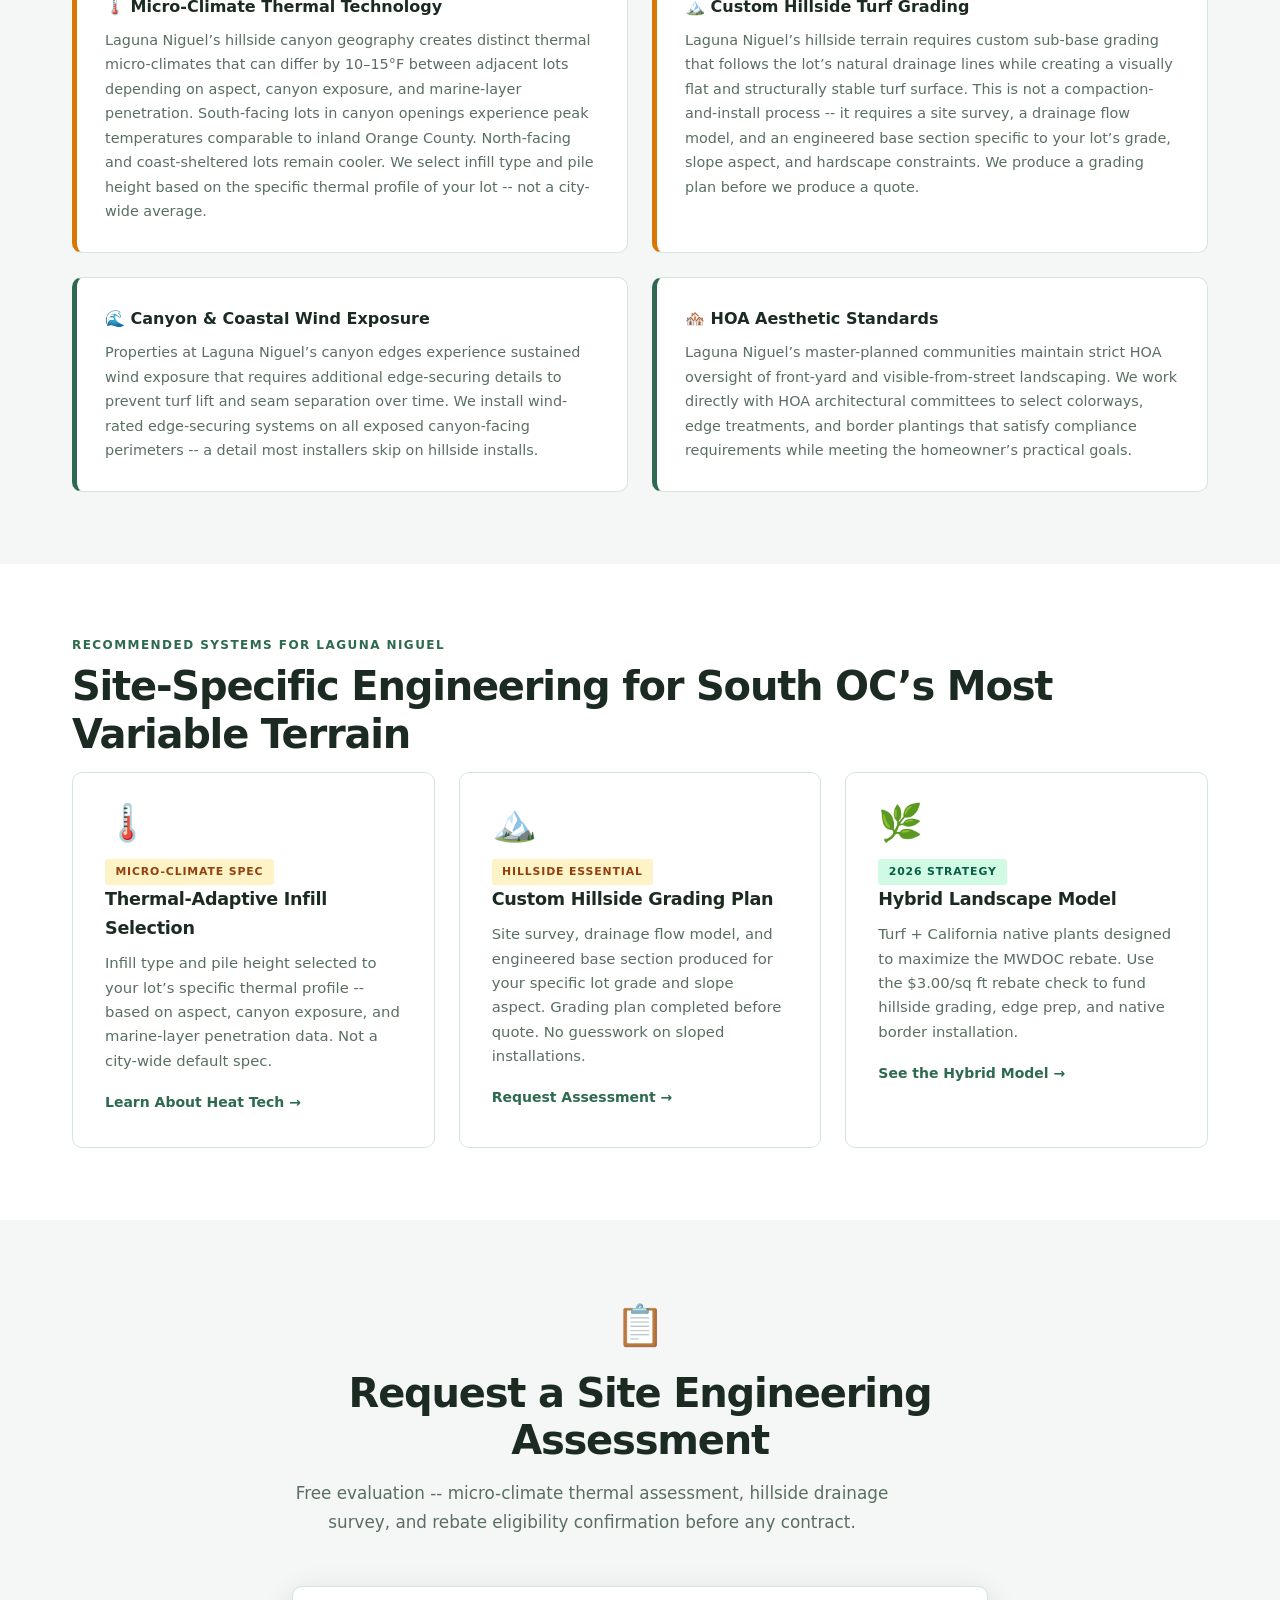
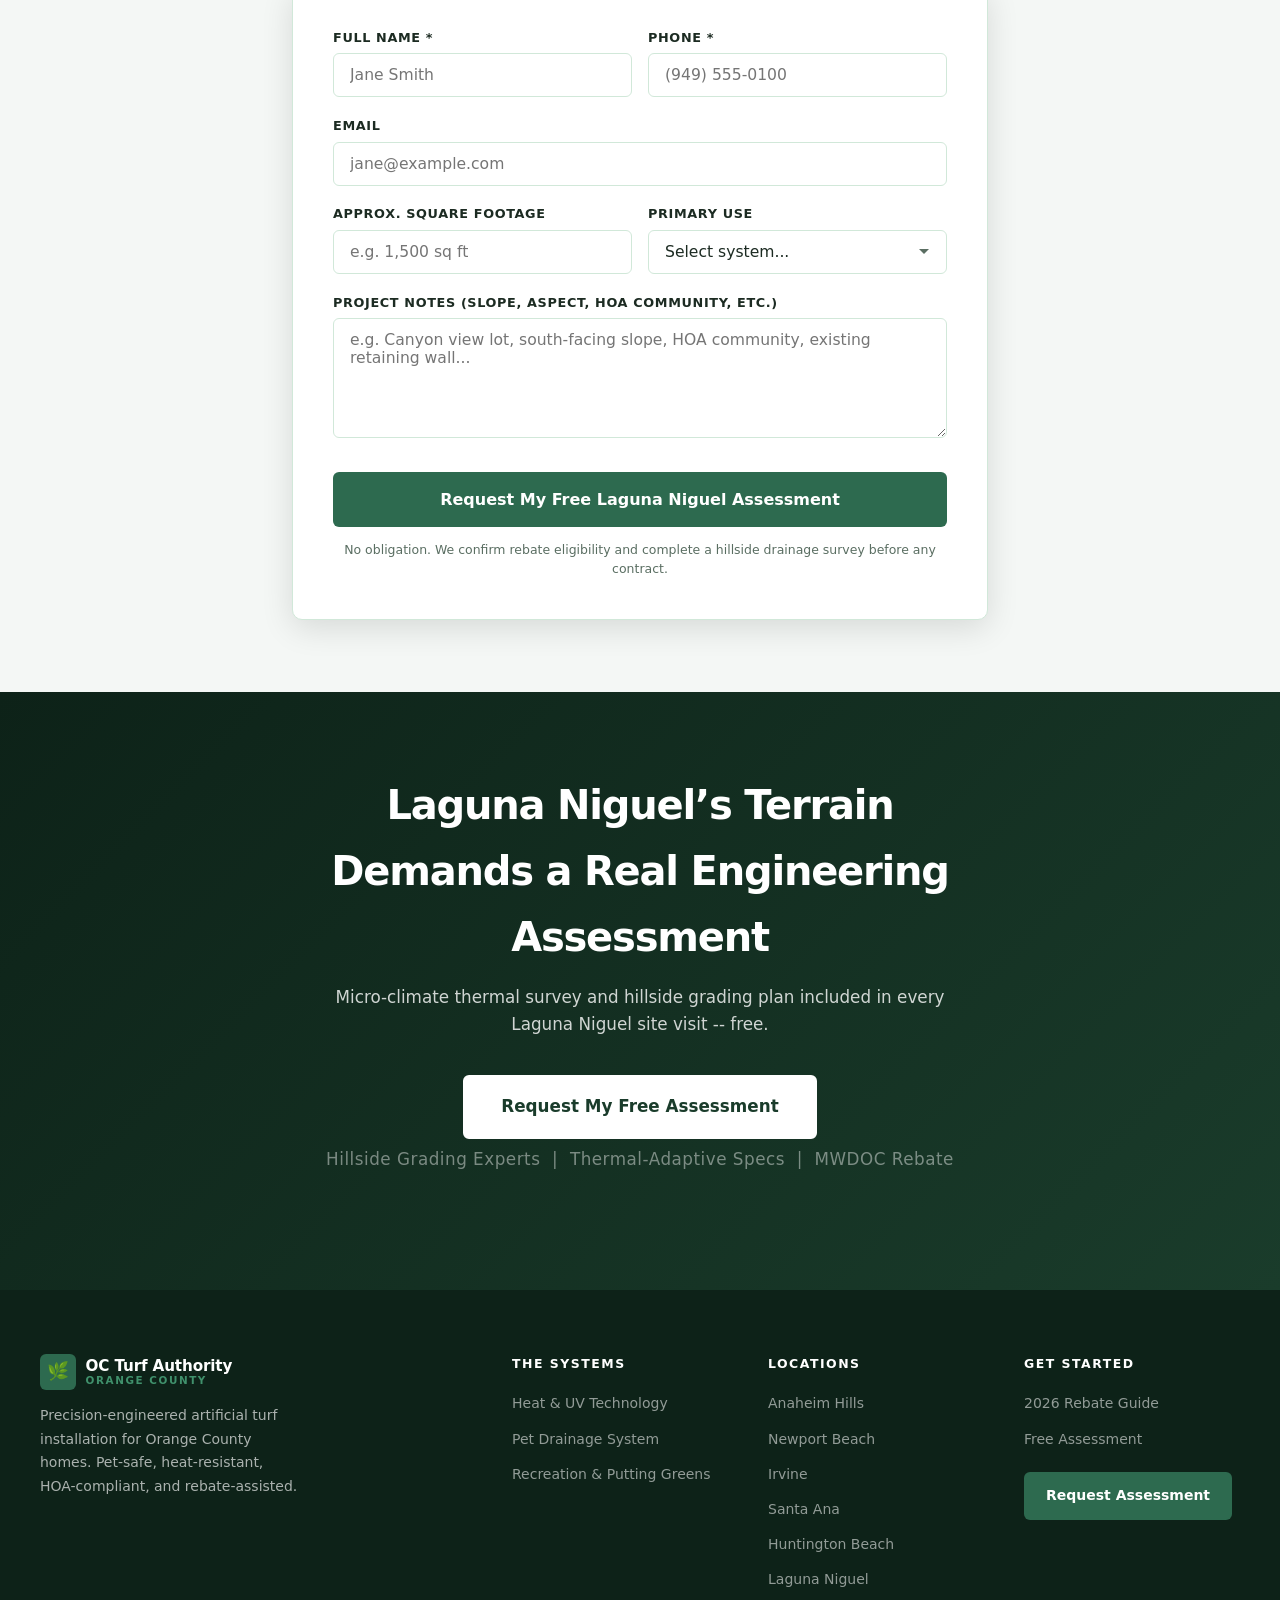
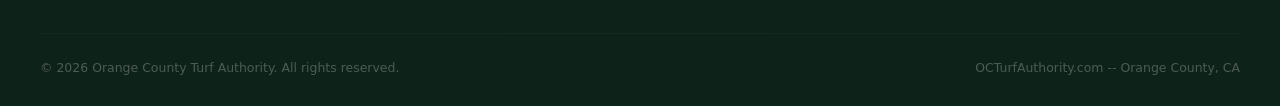
<file: locations/laguna-niguel/index.html>
<!DOCTYPE html>
<html lang="en">
<head>
  <meta charset="UTF-8">
  <meta name="viewport" content="width=device-width, initial-scale=1.0">
  <meta name="description" content="Laguna Niguel artificial turf installation. Micro-climate thermal technology and custom hillside turf grading for South OC's coastal hillside communities. MWDOC rebate assistance.">
  <link rel="canonical" href="https://octurfauthority.com/locations/laguna-niguel/">
  <meta property="og:title" content="Laguna Niguel Artificial Turf Installation | OC Turf Authority">
  <meta property="og:description" content="Micro-climate thermal tech and custom hillside grading for Laguna Niguel turf installations. MWDOC rebate assistance for South OC homeowners.">
  <title>Laguna Niguel Artificial Turf Installation | OC Turf Authority</title>
  <script type="application/ld+json">
  {
    "@context": "https://schema.org",
    "@type": "Service",
    "name": "Laguna Niguel Artificial Turf Installation",
    "provider": { "@type": "HomeAndConstructionBusiness", "name": "Orange County Turf Authority", "url": "https://octurfauthority.com" },
    "areaServed": { "@type": "City", "name": "Laguna Niguel" },
    "description": "Micro-climate thermal technology and custom hillside grading for Laguna Niguel turf installations. MWDOC rebate assistance."
  }
  </script>
  <link rel="stylesheet" href="../../css/styles.css?v=2">
</head>
<body>

  <!-- NOTIFICATION BAR -->
  <div class="notify-bar">
    <div class="container notify-bar__inner">
      <span>⚠️ <strong>CRITICAL: 2026 MWDOC $3.00/sq.&nbsp;ft. Grass Removal Rebate -- Deadline Approaching.</strong></span>
      <a href="../../roi-rebates/" class="notify-bar__cta">Check Eligibility &rarr;</a>
    </div>
  </div>

  <!-- HEADER -->
  <header class="site-header">
    <div class="container">
      <a href="../../" class="site-logo">
        <div class="site-logo__icon">🌿</div>
        <div class="site-logo__text">
          <span class="site-logo__name">OC Turf Authority</span>
          <span class="site-logo__sub">Orange County</span>
        </div>
      </a>
      <nav aria-label="Main navigation">
        <ul class="site-nav">
          <li><a href="../../heat-tech/">Heat Tech</a></li>
          <li><a href="../../pet-system/">Pet System</a></li>
          <li><a href="../../roi-rebates/">ROI &amp; Rebates</a></li>
          <li class="nav-dropdown">
            <a href="../../locations/">Locations</a>
            <ul class="nav-dropdown__menu">
              <li><a href="../../locations/anaheim-hills/">Anaheim Hills</a></li>
              <li><a href="../../locations/newport-beach/">Newport Beach</a></li>
              <li><a href="../../locations/irvine/">Irvine</a></li>
              <li><a href="../../locations/santa-ana/">Santa Ana</a></li>
              <li><a href="../../locations/huntington-beach/">Huntington Beach</a></li>
              <li><a href="../../locations/laguna-niguel/">Laguna Niguel</a></li>
            </ul>
          </li>
          <li><a href="../../gallery/">Gallery</a></li>
          <li><a href="../../assessment/" class="nav-cta">Request Assessment</a></li>
        </ul>
      </nav>
    </div>
  </header>

  <main>

    <!-- PAGE HERO -->
    <section class="page-hero">
      <div class="container">
        <p class="section-label">Laguna Niguel Artificial Turf</p>
        <h1>Laguna Niguel Turf Installation -- Micro-Climate Thermal Tech and Custom Hillside Grading for South OC</h1>
        <p>Laguna Niguel&rsquo;s hillside topography and variable coastal micro-climate create thermal and drainage conditions that shift dramatically from lot to lot. We assess each property individually -- because a spec that works on a north-facing Laguna Niguel slope fails on a south-facing canyon view lot three streets away.</p>
        <div class="chip-row">
          <span class="chip">Micro-Climate Thermal Tech</span>
          <span class="chip">Custom Hillside Grading</span>
          <span class="chip">MWDOC Rebate Eligible</span>
          <span class="chip">South OC Specialists</span>
        </div>
      </div>
    </section>

    <!-- REBATE HIGHLIGHT -->
    <section class="section">
      <div class="container">
        <div class="rebate-highlight">
          <div>
            <h3>Laguna Niguel MWDOC Rebate: $3.00/sq ft</h3>
            <p>Laguna Niguel homeowners served by MWDOC member agencies qualify for a <strong style="color:#6fcf97">$3.00 per square foot</strong> rebate for removing existing grass. We confirm your water agency membership during the site assessment and file the MWDOC pre-approval application before any work begins.</p>
            <p style="margin-top:0.75rem">The 2026 Hybrid Landscape Model -- combining synthetic turf with California native plants -- can allow you to use the full rebate check to fund project prep, grading, and native border planting. <a href="../../roi-rebates/" style="color:#6fcf97">See the Hybrid Model &rarr;</a></p>
          </div>
          <div>
            <span class="rebate-highlight__val">$3.00</span>
            <span class="rebate-highlight__label">per sq ft<br>MWDOC rebate</span>
          </div>
        </div>
      </div>
    </section>

    <!-- ENGINEERING CHALLENGE -->
    <section class="section section--alt">
      <div class="container">
        <p class="section-label">The Laguna Niguel Engineering Challenge</p>
        <h2 class="section-title">Micro-Climate Thermal Variability + Hillside Grading: Why Laguna Niguel Demands a Site-by-Site Assessment</h2>
        <p class="section-subtitle">Laguna Niguel&rsquo;s terrain and coastal micro-climate create conditions that vary dramatically across short distances. Cookie-cutter turf installs don&rsquo;t survive here -- engineered systems do.</p>

        <div class="challenge-grid">
          <div class="challenge-card challenge-card--amber">
            <h4>🌡️ Micro-Climate Thermal Technology</h4>
            <p>Laguna Niguel&rsquo;s hillside canyon geography creates distinct thermal micro-climates that can differ by 10&ndash;15&deg;F between adjacent lots depending on aspect, canyon exposure, and marine-layer penetration. South-facing lots in canyon openings experience peak temperatures comparable to inland Orange County. North-facing and coast-sheltered lots remain cooler. We select infill type and pile height based on the specific thermal profile of your lot -- not a city-wide average.</p>
          </div>
          <div class="challenge-card challenge-card--amber">
            <h4>🏔️ Custom Hillside Turf Grading</h4>
            <p>Laguna Niguel&rsquo;s hillside terrain requires custom sub-base grading that follows the lot&rsquo;s natural drainage lines while creating a visually flat and structurally stable turf surface. This is not a compaction-and-install process -- it requires a site survey, a drainage flow model, and an engineered base section specific to your lot&rsquo;s grade, slope aspect, and hardscape constraints. We produce a grading plan before we produce a quote.</p>
          </div>
          <div class="challenge-card">
            <h4>🌊 Canyon &amp; Coastal Wind Exposure</h4>
            <p>Properties at Laguna Niguel&rsquo;s canyon edges experience sustained wind exposure that requires additional edge-securing details to prevent turf lift and seam separation over time. We install wind-rated edge-securing systems on all exposed canyon-facing perimeters -- a detail most installers skip on hillside installs.</p>
          </div>
          <div class="challenge-card">
            <h4>🏘️ HOA Aesthetic Standards</h4>
            <p>Laguna Niguel&rsquo;s master-planned communities maintain strict HOA oversight of front-yard and visible-from-street landscaping. We work directly with HOA architectural committees to select colorways, edge treatments, and border plantings that satisfy compliance requirements while meeting the homeowner&rsquo;s practical goals.</p>
          </div>
        </div>
      </div>
    </section>

    <!-- SYSTEMS -->
    <section class="section">
      <div class="container">
        <p class="section-label">Recommended Systems for Laguna Niguel</p>
        <h2 class="section-title">Site-Specific Engineering for South OC&rsquo;s Most Variable Terrain</h2>
        <div class="card-grid">
          <article class="card">
            <div class="card-icon">🌡️</div>
            <span class="tag tag--amber">Micro-Climate Spec</span>
            <h3>Thermal-Adaptive Infill Selection</h3>
            <p>Infill type and pile height selected to your lot&rsquo;s specific thermal profile -- based on aspect, canyon exposure, and marine-layer penetration data. Not a city-wide default spec.</p>
            <a href="../../heat-tech/" class="card-link">Learn About Heat Tech</a>
          </article>
          <article class="card">
            <div class="card-icon">🏔️</div>
            <span class="tag tag--amber">Hillside Essential</span>
            <h3>Custom Hillside Grading Plan</h3>
            <p>Site survey, drainage flow model, and engineered base section produced for your specific lot grade and slope aspect. Grading plan completed before quote. No guesswork on sloped installations.</p>
            <a href="../../assessment/" class="card-link">Request Assessment</a>
          </article>
          <article class="card">
            <div class="card-icon">🌿</div>
            <span class="tag">2026 Strategy</span>
            <h3>Hybrid Landscape Model</h3>
            <p>Turf + California native plants designed to maximize the MWDOC rebate. Use the $3.00/sq ft rebate check to fund hillside grading, edge prep, and native border installation.</p>
            <a href="../../roi-rebates/" class="card-link">See the Hybrid Model</a>
          </article>
        </div>
      </div>
    </section>

    <!-- ASSESSMENT FORM -->
    <section class="section section--alt">
      <div class="container" style="max-width:760px">
        <div style="text-align:center;margin-bottom:2.5rem">
          <div style="font-size:2.5rem;margin-bottom:0.75rem">📋</div>
          <h2 class="section-title">Request a Site Engineering Assessment</h2>
          <p class="section-subtitle">Free evaluation -- micro-climate thermal assessment, hillside drainage survey, and rebate eligibility confirmation before any contract.</p>
        </div>
        <div class="form-wrap">
          <form name="assessment-laguna-niguel" method="POST" data-netlify="true" action="../../assessment/thank-you.html">
            <input type="hidden" name="location-page" value="Laguna Niguel">
            <div class="form-row">
              <div class="form-group">
                <label for="ln-name">Full Name *</label>
                <input type="text" id="ln-name" name="name" placeholder="Jane Smith" required>
              </div>
              <div class="form-group">
                <label for="ln-phone">Phone *</label>
                <input type="tel" id="ln-phone" name="phone" placeholder="(949) 555-0100" required>
              </div>
            </div>
            <div class="form-group">
              <label for="ln-email">Email</label>
              <input type="email" id="ln-email" name="email" placeholder="jane@example.com">
            </div>
            <div class="form-row">
              <div class="form-group">
                <label for="ln-sqft">Approx. Square Footage</label>
                <input type="text" id="ln-sqft" name="sqft" placeholder="e.g. 1,500 sq ft">
              </div>
              <div class="form-group">
                <label for="ln-system">Primary Use</label>
                <select id="ln-system" name="system">
                  <option value="">Select system...</option>
                  <option>Family Lawn / HOA Backyard</option>
                  <option>Pet System (dogs / drainage)</option>
                  <option>Putting Green / Recreation</option>
                  <option>Not sure -- need assessment</option>
                </select>
              </div>
            </div>
            <div class="form-group">
              <label for="ln-notes">Project Notes (slope, aspect, HOA community, etc.)</label>
              <textarea id="ln-notes" name="notes" placeholder="e.g. Canyon view lot, south-facing slope, HOA community, existing retaining wall..."></textarea>
            </div>
            <button type="submit" class="cta-button form-submit">Request My Free Laguna Niguel Assessment</button>
            <p class="form-privacy">No obligation. We confirm rebate eligibility and complete a hillside drainage survey before any contract.</p>
          </form>
        </div>
      </div>
    </section>

    <!-- CTA BANNER -->
    <section class="cta-banner">
      <div class="container">
        <h2>Laguna Niguel&rsquo;s Terrain Demands a Real Engineering Assessment</h2>
        <p>Micro-climate thermal survey and hillside grading plan included in every Laguna Niguel site visit -- free.</p>
        <div class="cta-wrap">
          <a href="../../assessment/" class="cta-button cta-button--white cta-button--lg">Request My Free Assessment</a>
          <p class="cta-trust">Hillside Grading Experts &nbsp;|&nbsp; Thermal-Adaptive Specs &nbsp;|&nbsp; MWDOC Rebate</p>
        </div>
      </div>
    </section>

  </main>

  <!-- FOOTER -->
  <footer class="site-footer">
    <div class="footer-grid">
      <div class="footer-brand">
        <a href="../../" class="site-logo">
          <div class="site-logo__icon">🌿</div>
          <div class="site-logo__text">
            <span class="site-logo__name">OC Turf Authority</span>
            <span class="site-logo__sub">Orange County</span>
          </div>
        </a>
        <p>Precision-engineered artificial turf installation for Orange County homes. Pet-safe, heat-resistant, HOA-compliant, and rebate-assisted.</p>
      </div>
      <div class="footer-col">
        <h4>The Systems</h4>
        <ul>
          <li><a href="../../heat-tech/">Heat &amp; UV Technology</a></li>
          <li><a href="../../pet-system/">Pet Drainage System</a></li>
          <li><a href="../../gallery/">Recreation &amp; Putting Greens</a></li>
        </ul>
      </div>
      <div class="footer-col">
        <h4>Locations</h4>
        <ul>
          <li><a href="../../locations/anaheim-hills/">Anaheim Hills</a></li>
          <li><a href="../../locations/newport-beach/">Newport Beach</a></li>
          <li><a href="../../locations/irvine/">Irvine</a></li>
          <li><a href="../../locations/santa-ana/">Santa Ana</a></li>
          <li><a href="../../locations/huntington-beach/">Huntington Beach</a></li>
          <li><a href="../../locations/laguna-niguel/">Laguna Niguel</a></li>
        </ul>
      </div>
      <div class="footer-col">
        <h4>Get Started</h4>
        <ul>
          <li><a href="../../roi-rebates/">2026 Rebate Guide</a></li>
          <li><a href="../../assessment/">Free Assessment</a></li>
        </ul>
        <a href="../../assessment/" class="cta-button" style="margin-top:1.25rem;font-size:0.875rem;padding:0.65rem 1.25rem;">Request Assessment</a>
      </div>
    </div>
    <div class="footer-bottom">
      <span>&copy; 2026 Orange County Turf Authority. All rights reserved.</span>
      <span>OCTurfAuthority.com -- Orange County, CA</span>
    </div>
  </footer>
</body>
</html>
</file>
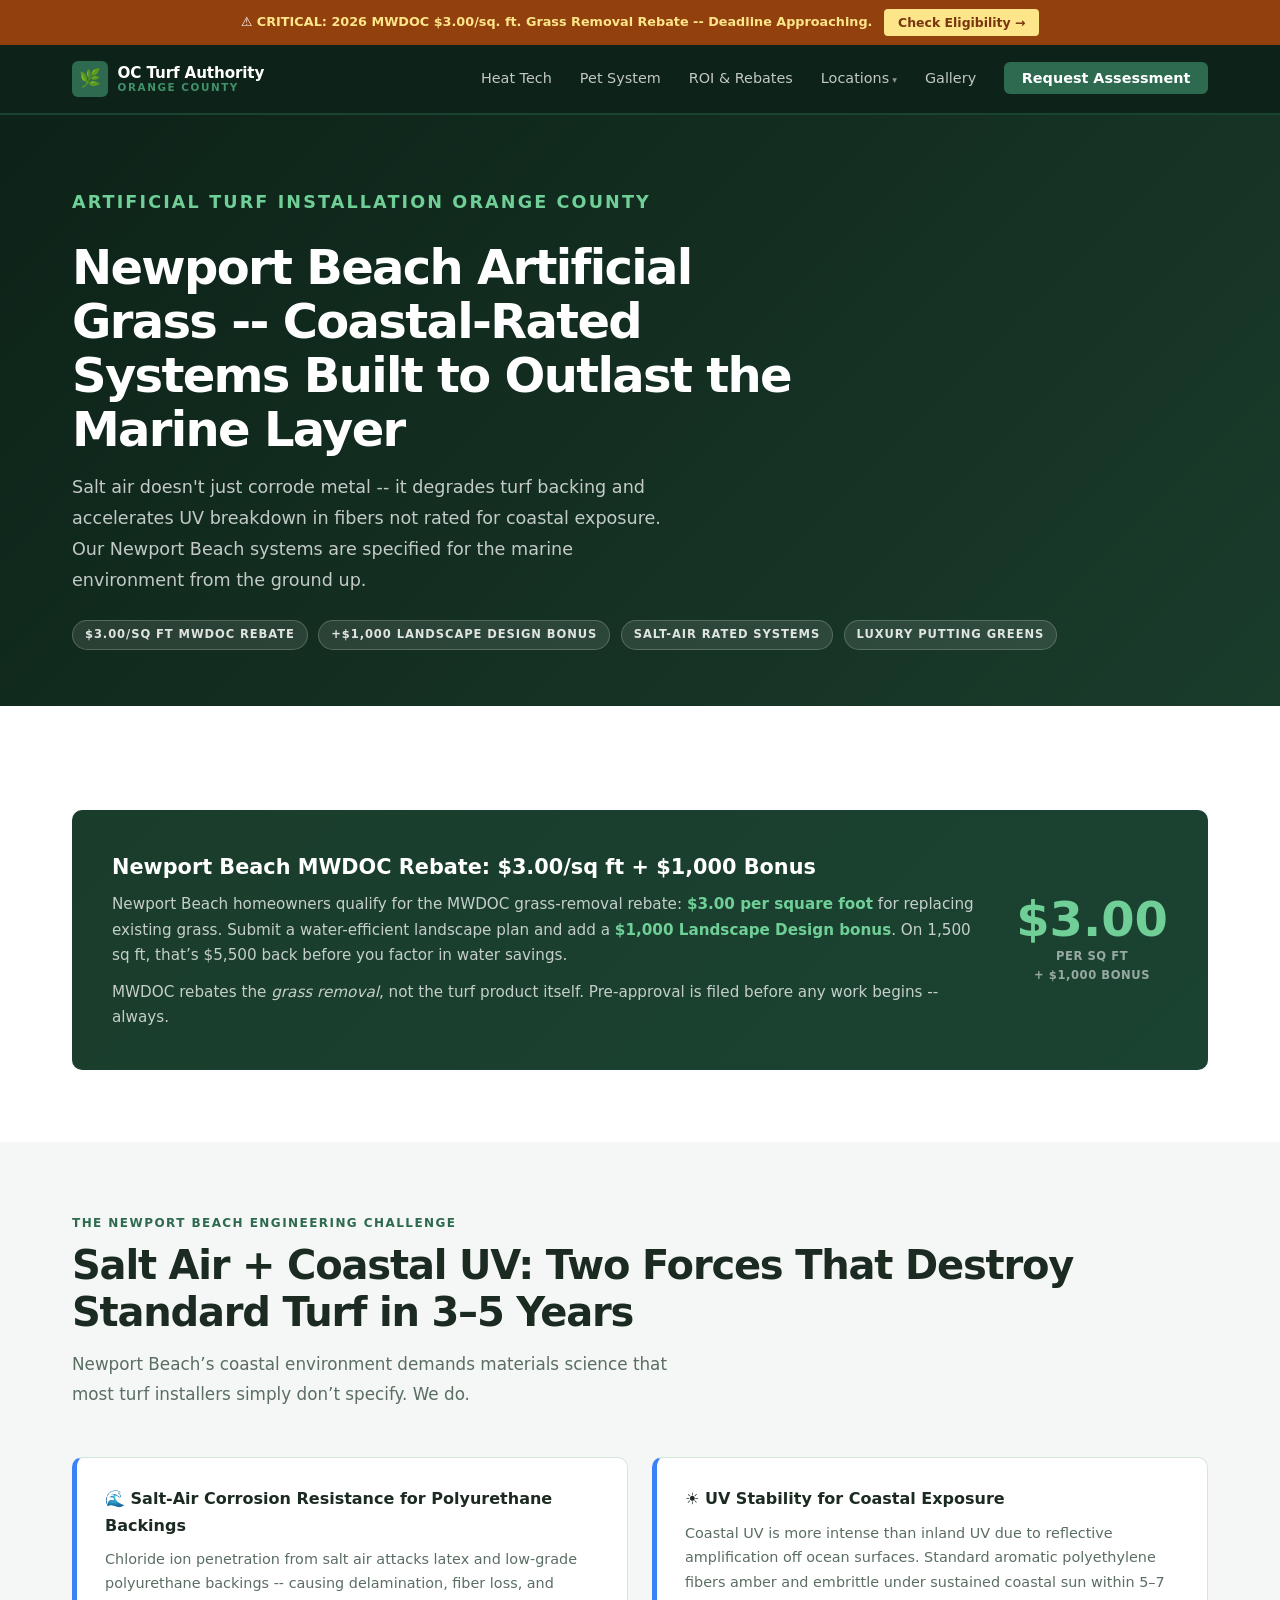
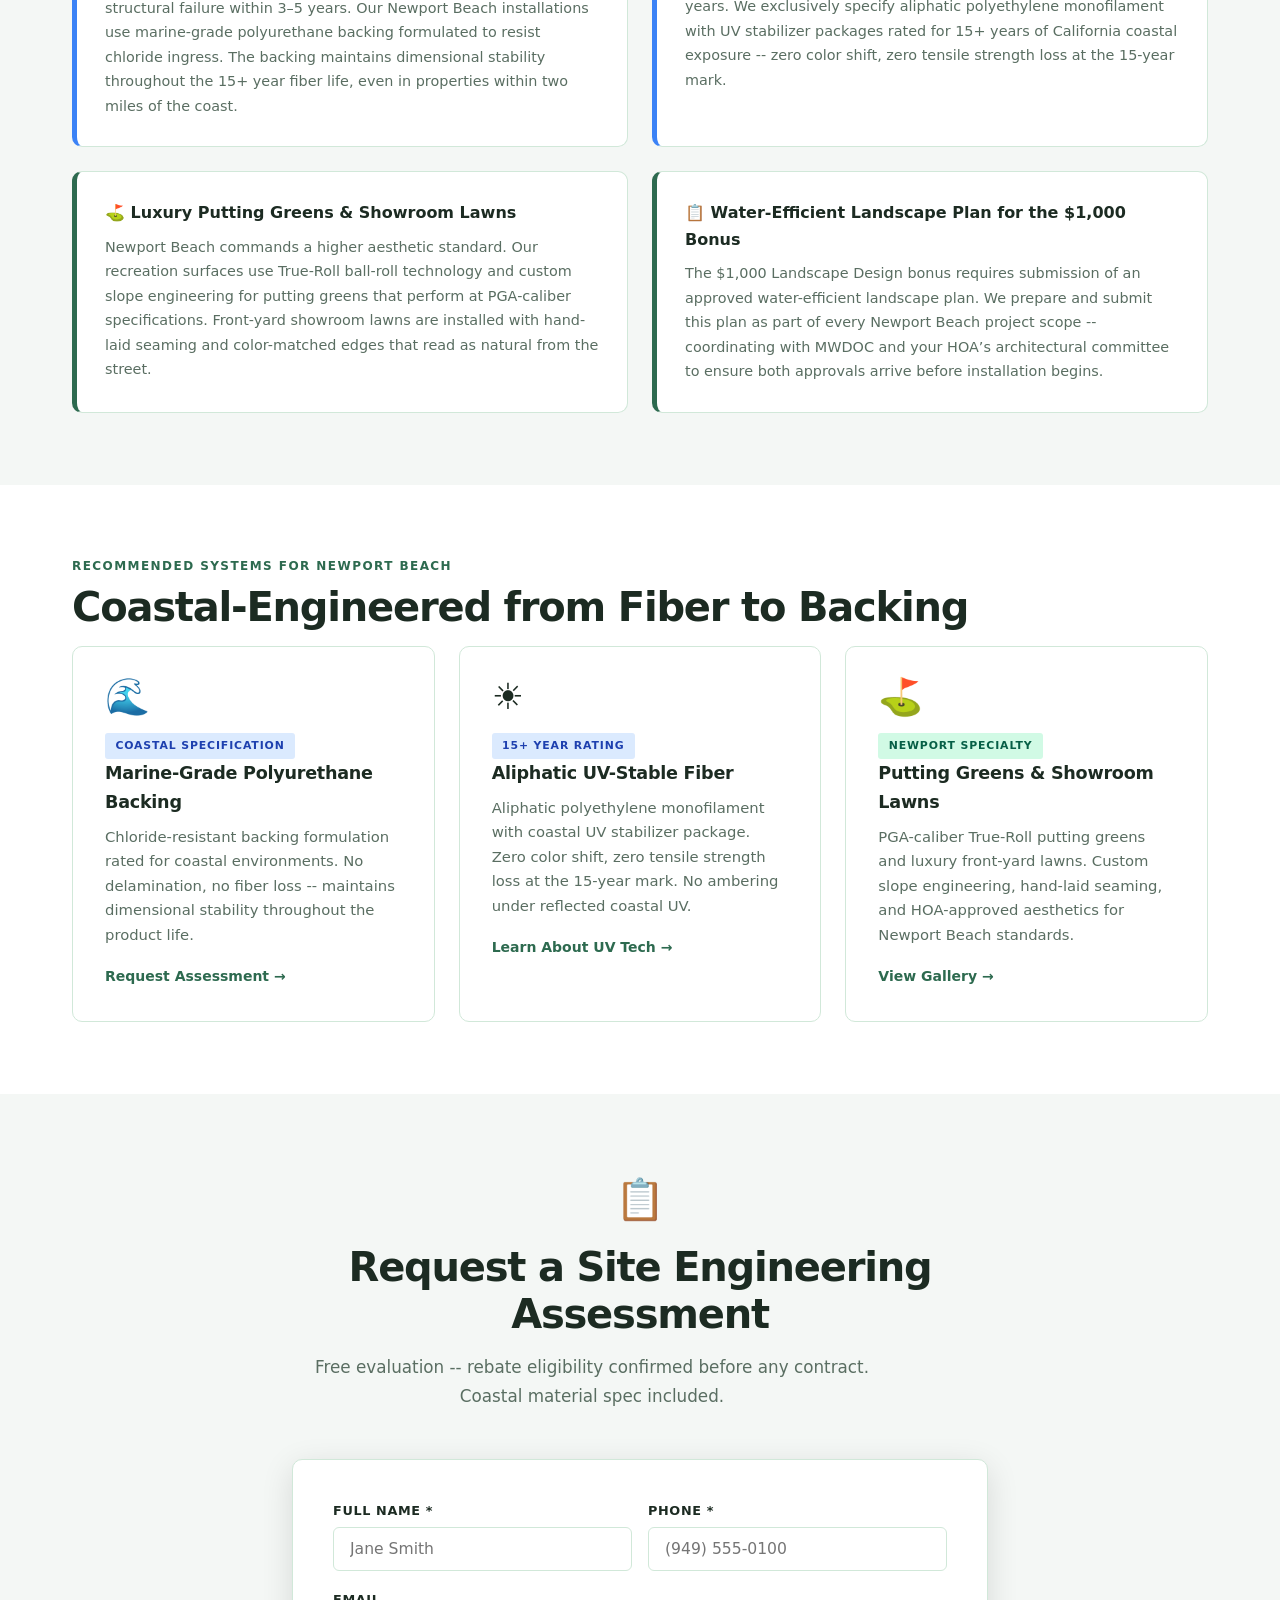
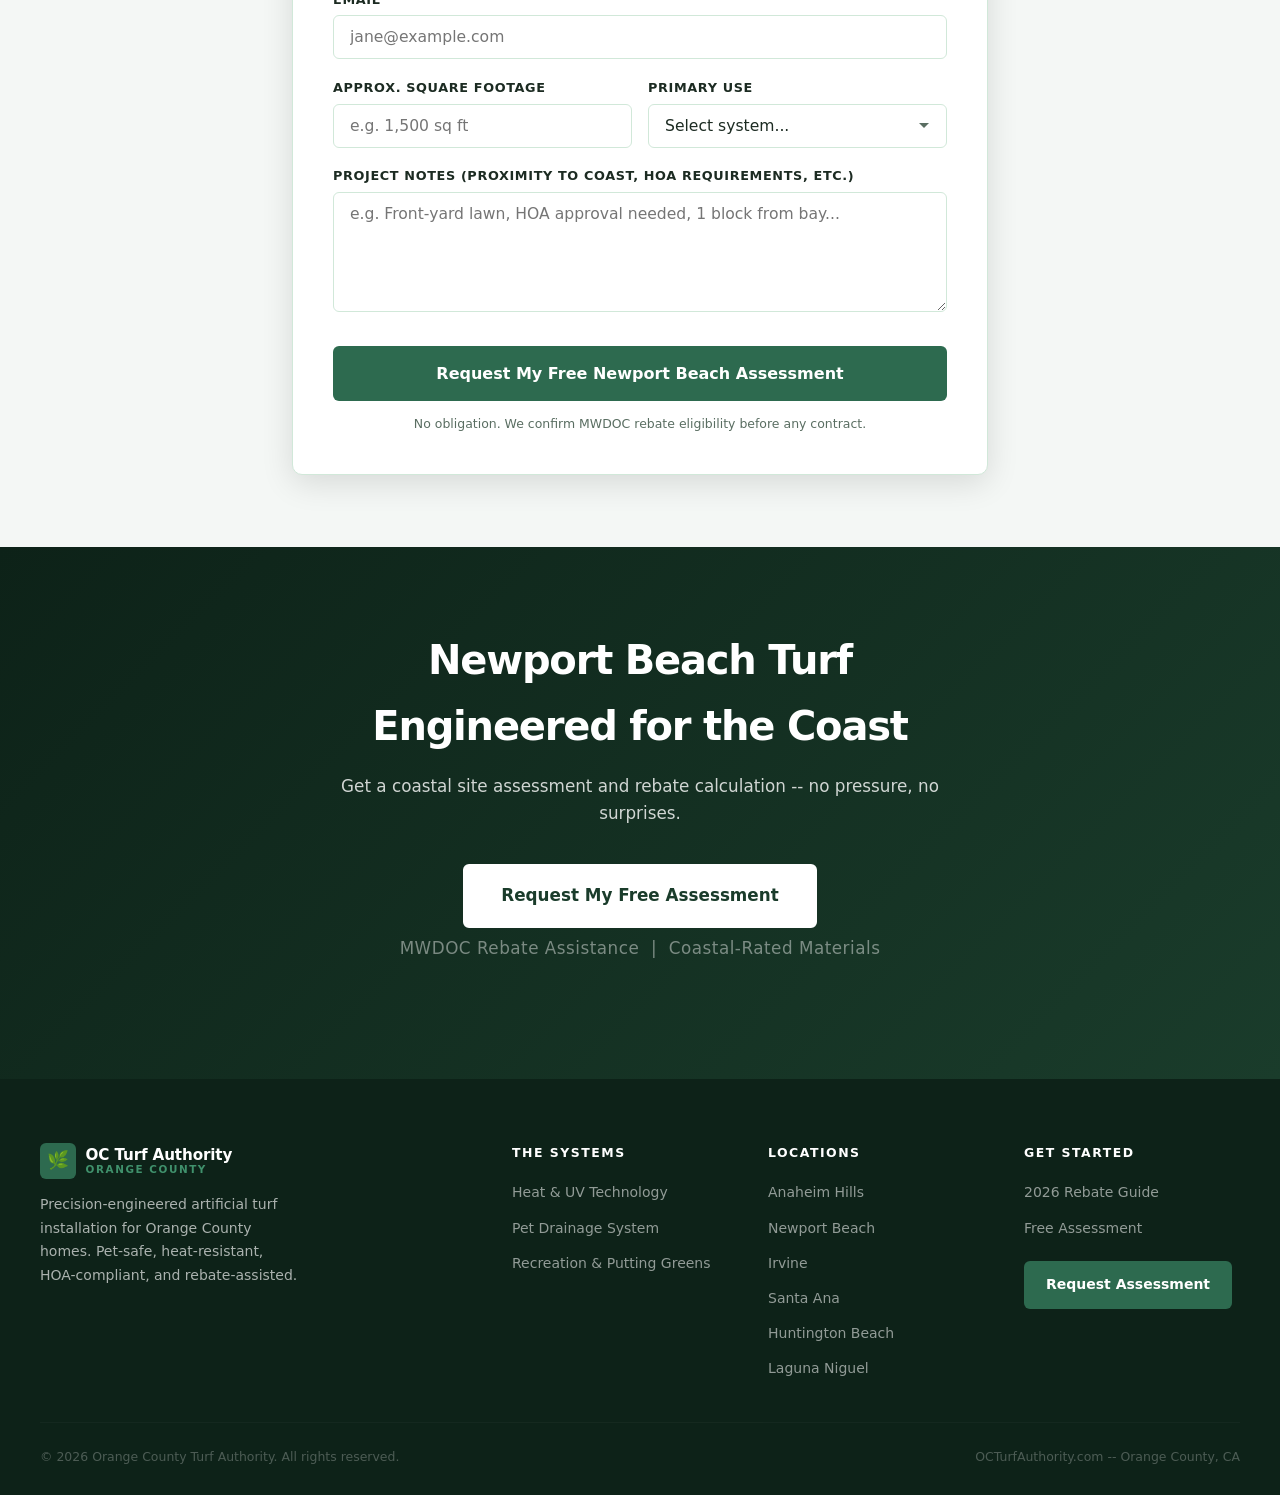
<file: locations/newport-beach/index.html>
<!DOCTYPE html>
<html lang="en">
<head>
  <meta charset="UTF-8">
  <meta name="viewport" content="width=device-width, initial-scale=1.0">
  <meta name="description" content="Artificial turf installation in Newport Beach, CA. Salt-air corrosion-resistant polyurethane backing, UV-stable coastal fiber systems, and MWDOC $3.00/sq ft rebate assistance. Luxury putting greens and showroom lawns.">
  <link rel="canonical" href="https://octurfauthority.com/locations/newport-beach/">
  <meta property="og:title" content="Newport Beach Artificial Turf Installation | OC Turf Authority">
  <meta property="og:description" content="Coastal-rated synthetic grass for Newport Beach. Salt-air and UV-resistant systems. $3.00/sq ft MWDOC rebate + $1,000 Landscape Design bonus.">
  <title>Newport Beach Artificial Turf Installation | OC Turf Authority</title>
  <script type="application/ld+json">
  {
    "@context": "https://schema.org",
    "@type": "Service",
    "name": "Artificial Turf Installation -- Newport Beach",
    "provider": { "@type": "HomeAndConstructionBusiness", "name": "Orange County Turf Authority", "url": "https://octurfauthority.com" },
    "areaServed": { "@type": "City", "name": "Newport Beach" },
    "description": "Salt-air and UV-resistant synthetic grass installation for Newport Beach coastal properties. MWDOC rebate assistance and luxury putting greens."
  }
  </script>
  <link rel="stylesheet" href="../../css/styles.css?v=2">
</head>
<body>

  <!-- NOTIFICATION BAR -->
  <div class="notify-bar">
    <div class="container notify-bar__inner">
      <span>⚠️ <strong>CRITICAL: 2026 MWDOC $3.00/sq.&nbsp;ft. Grass Removal Rebate -- Deadline Approaching.</strong></span>
      <a href="../../roi-rebates/" class="notify-bar__cta">Check Eligibility &rarr;</a>
    </div>
  </div>

  <!-- HEADER -->
  <header class="site-header">
    <div class="container">
      <a href="../../" class="site-logo">
        <div class="site-logo__icon">🌿</div>
        <div class="site-logo__text">
          <span class="site-logo__name">OC Turf Authority</span>
          <span class="site-logo__sub">Orange County</span>
        </div>
      </a>
      <nav aria-label="Main navigation">
        <ul class="site-nav">
          <li><a href="../../heat-tech/">Heat Tech</a></li>
          <li><a href="../../pet-system/">Pet System</a></li>
          <li><a href="../../roi-rebates/">ROI &amp; Rebates</a></li>
          <li class="nav-dropdown">
            <a href="../../locations/">Locations</a>
            <ul class="nav-dropdown__menu">
              <li><a href="../../locations/anaheim-hills/">Anaheim Hills</a></li>
              <li><a href="../../locations/newport-beach/">Newport Beach</a></li>
              <li><a href="../../locations/irvine/">Irvine</a></li>
              <li><a href="../../locations/santa-ana/">Santa Ana</a></li>
              <li><a href="../../locations/huntington-beach/">Huntington Beach</a></li>
              <li><a href="../../locations/laguna-niguel/">Laguna Niguel</a></li>
            </ul>
          </li>
          <li><a href="../../gallery/">Gallery</a></li>
          <li><a href="../../assessment/" class="nav-cta">Request Assessment</a></li>
        </ul>
      </nav>
    </div>
  </header>

  <main>

    <!-- PAGE HERO -->
    <section class="page-hero">
      <div class="container">
        <p class="section-label">Artificial Turf Installation Orange County</p>
        <h1>Newport Beach Artificial Grass -- Coastal-Rated Systems Built to Outlast the Marine Layer</h1>
        <p>Salt air doesn't just corrode metal -- it degrades turf backing and accelerates UV breakdown in fibers not rated for coastal exposure. Our Newport Beach systems are specified for the marine environment from the ground up.</p>
        <div class="chip-row">
          <span class="chip">$3.00/sq ft MWDOC Rebate</span>
          <span class="chip">+$1,000 Landscape Design Bonus</span>
          <span class="chip">Salt-Air Rated Systems</span>
          <span class="chip">Luxury Putting Greens</span>
        </div>
      </div>
    </section>

    <!-- REBATE HIGHLIGHT -->
    <section class="section">
      <div class="container">
        <div class="rebate-highlight">
          <div>
            <h3>Newport Beach MWDOC Rebate: $3.00/sq ft + $1,000 Bonus</h3>
            <p>Newport Beach homeowners qualify for the MWDOC grass-removal rebate: <strong style="color:#6fcf97">$3.00 per square foot</strong> for replacing existing grass. Submit a water-efficient landscape plan and add a <strong style="color:#6fcf97">$1,000 Landscape Design bonus</strong>. On 1,500 sq ft, that&rsquo;s $5,500 back before you factor in water savings.</p>
            <p style="margin-top:0.75rem">MWDOC rebates the <em>grass removal</em>, not the turf product itself. Pre-approval is filed before any work begins -- always.</p>
          </div>
          <div>
            <span class="rebate-highlight__val">$3.00</span>
            <span class="rebate-highlight__label">per sq ft<br>+ $1,000 bonus</span>
          </div>
        </div>
      </div>
    </section>

    <!-- ENGINEERING CHALLENGE -->
    <section class="section section--alt">
      <div class="container">
        <p class="section-label">The Newport Beach Engineering Challenge</p>
        <h2 class="section-title">Salt Air + Coastal UV: Two Forces That Destroy Standard Turf in 3&ndash;5 Years</h2>
        <p class="section-subtitle">Newport Beach&rsquo;s coastal environment demands materials science that most turf installers simply don&rsquo;t specify. We do.</p>

        <div class="challenge-grid">
          <div class="challenge-card challenge-card--blue">
            <h4>🌊 Salt-Air Corrosion Resistance for Polyurethane Backings</h4>
            <p>Chloride ion penetration from salt air attacks latex and low-grade polyurethane backings -- causing delamination, fiber loss, and structural failure within 3&ndash;5 years. Our Newport Beach installations use marine-grade polyurethane backing formulated to resist chloride ingress. The backing maintains dimensional stability throughout the 15+ year fiber life, even in properties within two miles of the coast.</p>
          </div>
          <div class="challenge-card challenge-card--blue">
            <h4>☀️ UV Stability for Coastal Exposure</h4>
            <p>Coastal UV is more intense than inland UV due to reflective amplification off ocean surfaces. Standard aromatic polyethylene fibers amber and embrittle under sustained coastal sun within 5&ndash;7 years. We exclusively specify aliphatic polyethylene monofilament with UV stabilizer packages rated for 15+ years of California coastal exposure -- zero color shift, zero tensile strength loss at the 15-year mark.</p>
          </div>
          <div class="challenge-card">
            <h4>⛳ Luxury Putting Greens &amp; Showroom Lawns</h4>
            <p>Newport Beach commands a higher aesthetic standard. Our recreation surfaces use True-Roll ball-roll technology and custom slope engineering for putting greens that perform at PGA-caliber specifications. Front-yard showroom lawns are installed with hand-laid seaming and color-matched edges that read as natural from the street.</p>
          </div>
          <div class="challenge-card">
            <h4>📋 Water-Efficient Landscape Plan for the $1,000 Bonus</h4>
            <p>The $1,000 Landscape Design bonus requires submission of an approved water-efficient landscape plan. We prepare and submit this plan as part of every Newport Beach project scope -- coordinating with MWDOC and your HOA&rsquo;s architectural committee to ensure both approvals arrive before installation begins.</p>
          </div>
        </div>
      </div>
    </section>

    <!-- SYSTEMS -->
    <section class="section">
      <div class="container">
        <p class="section-label">Recommended Systems for Newport Beach</p>
        <h2 class="section-title">Coastal-Engineered from Fiber to Backing</h2>
        <div class="card-grid">
          <article class="card">
            <div class="card-icon">🌊</div>
            <span class="tag tag--blue">Coastal Specification</span>
            <h3>Marine-Grade Polyurethane Backing</h3>
            <p>Chloride-resistant backing formulation rated for coastal environments. No delamination, no fiber loss -- maintains dimensional stability throughout the product life.</p>
            <a href="../../assessment/" class="card-link">Request Assessment</a>
          </article>
          <article class="card">
            <div class="card-icon">☀️</div>
            <span class="tag tag--blue">15+ Year Rating</span>
            <h3>Aliphatic UV-Stable Fiber</h3>
            <p>Aliphatic polyethylene monofilament with coastal UV stabilizer package. Zero color shift, zero tensile strength loss at the 15-year mark. No ambering under reflected coastal UV.</p>
            <a href="../../heat-tech/" class="card-link">Learn About UV Tech</a>
          </article>
          <article class="card">
            <div class="card-icon">⛳</div>
            <span class="tag">Newport Specialty</span>
            <h3>Putting Greens &amp; Showroom Lawns</h3>
            <p>PGA-caliber True-Roll putting greens and luxury front-yard lawns. Custom slope engineering, hand-laid seaming, and HOA-approved aesthetics for Newport Beach standards.</p>
            <a href="../../gallery/" class="card-link">View Gallery</a>
          </article>
        </div>
      </div>
    </section>

    <!-- ASSESSMENT FORM -->
    <section class="section section--alt">
      <div class="container" style="max-width:760px">
        <div style="text-align:center;margin-bottom:2.5rem">
          <div style="font-size:2.5rem;margin-bottom:0.75rem">📋</div>
          <h2 class="section-title">Request a Site Engineering Assessment</h2>
          <p class="section-subtitle">Free evaluation -- rebate eligibility confirmed before any contract. Coastal material spec included.</p>
        </div>
        <div class="form-wrap">
          <form name="assessment-newport-beach" method="POST" data-netlify="true" action="../../assessment/thank-you.html">
            <input type="hidden" name="location-page" value="Newport Beach">
            <div class="form-row">
              <div class="form-group">
                <label for="nb-name">Full Name *</label>
                <input type="text" id="nb-name" name="name" placeholder="Jane Smith" required>
              </div>
              <div class="form-group">
                <label for="nb-phone">Phone *</label>
                <input type="tel" id="nb-phone" name="phone" placeholder="(949) 555-0100" required>
              </div>
            </div>
            <div class="form-group">
              <label for="nb-email">Email</label>
              <input type="email" id="nb-email" name="email" placeholder="jane@example.com">
            </div>
            <div class="form-row">
              <div class="form-group">
                <label for="nb-sqft">Approx. Square Footage</label>
                <input type="text" id="nb-sqft" name="sqft" placeholder="e.g. 1,500 sq ft">
              </div>
              <div class="form-group">
                <label for="nb-system">Primary Use</label>
                <select id="nb-system" name="system">
                  <option value="">Select system...</option>
                  <option>Luxury Lawn / Showroom</option>
                  <option>Putting Green / Recreation</option>
                  <option>Pet System (dogs / drainage)</option>
                  <option>Not sure -- need assessment</option>
                </select>
              </div>
            </div>
            <div class="form-group">
              <label for="nb-notes">Project Notes (proximity to coast, HOA requirements, etc.)</label>
              <textarea id="nb-notes" name="notes" placeholder="e.g. Front-yard lawn, HOA approval needed, 1 block from bay..."></textarea>
            </div>
            <button type="submit" class="cta-button form-submit">Request My Free Newport Beach Assessment</button>
            <p class="form-privacy">No obligation. We confirm MWDOC rebate eligibility before any contract.</p>
          </form>
        </div>
      </div>
    </section>

    <!-- CTA BANNER -->
    <section class="cta-banner">
      <div class="container">
        <h2>Newport Beach Turf Engineered for the Coast</h2>
        <p>Get a coastal site assessment and rebate calculation -- no pressure, no surprises.</p>
        <div class="cta-wrap">
          <a href="../../assessment/" class="cta-button cta-button--white cta-button--lg">Request My Free Assessment</a>
          <p class="cta-trust">MWDOC Rebate Assistance &nbsp;|&nbsp; Coastal-Rated Materials</p>
        </div>
      </div>
    </section>

  </main>

  <!-- FOOTER -->
  <footer class="site-footer">
    <div class="footer-grid">
      <div class="footer-brand">
        <a href="../../" class="site-logo">
          <div class="site-logo__icon">🌿</div>
          <div class="site-logo__text">
            <span class="site-logo__name">OC Turf Authority</span>
            <span class="site-logo__sub">Orange County</span>
          </div>
        </a>
        <p>Precision-engineered artificial turf installation for Orange County homes. Pet-safe, heat-resistant, HOA-compliant, and rebate-assisted.</p>
      </div>
      <div class="footer-col">
        <h4>The Systems</h4>
        <ul>
          <li><a href="../../heat-tech/">Heat &amp; UV Technology</a></li>
          <li><a href="../../pet-system/">Pet Drainage System</a></li>
          <li><a href="../../gallery/">Recreation &amp; Putting Greens</a></li>
        </ul>
      </div>
      <div class="footer-col">
        <h4>Locations</h4>
        <ul>
          <li><a href="../../locations/anaheim-hills/">Anaheim Hills</a></li>
          <li><a href="../../locations/newport-beach/">Newport Beach</a></li>
          <li><a href="../../locations/irvine/">Irvine</a></li>
          <li><a href="../../locations/santa-ana/">Santa Ana</a></li>
          <li><a href="../../locations/huntington-beach/">Huntington Beach</a></li>
          <li><a href="../../locations/laguna-niguel/">Laguna Niguel</a></li>
        </ul>
      </div>
      <div class="footer-col">
        <h4>Get Started</h4>
        <ul>
          <li><a href="../../roi-rebates/">2026 Rebate Guide</a></li>
          <li><a href="../../assessment/">Free Assessment</a></li>
        </ul>
        <a href="../../assessment/" class="cta-button" style="margin-top:1.25rem;font-size:0.875rem;padding:0.65rem 1.25rem;">Request Assessment</a>
      </div>
    </div>
    <div class="footer-bottom">
      <span>&copy; 2026 Orange County Turf Authority. All rights reserved.</span>
      <span>OCTurfAuthority.com -- Orange County, CA</span>
    </div>
  </footer>
</body>
</html>
</file>
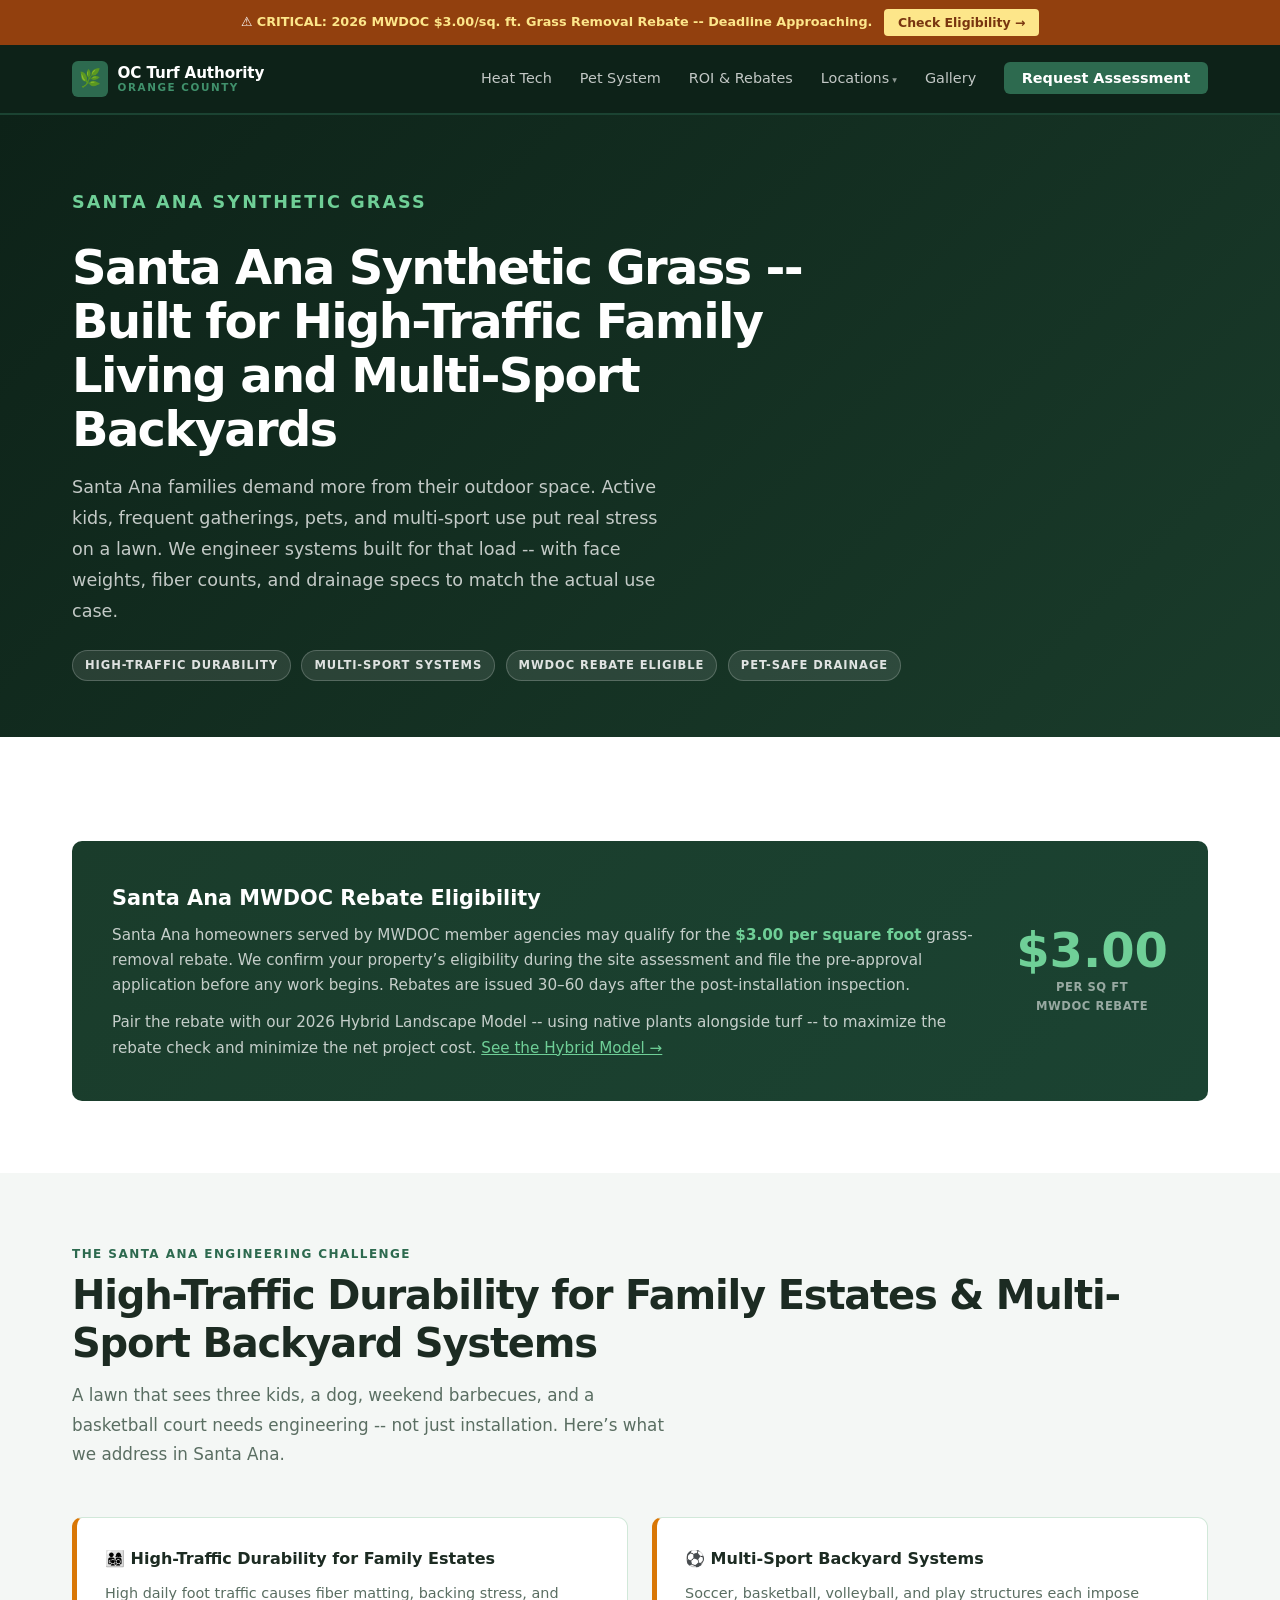
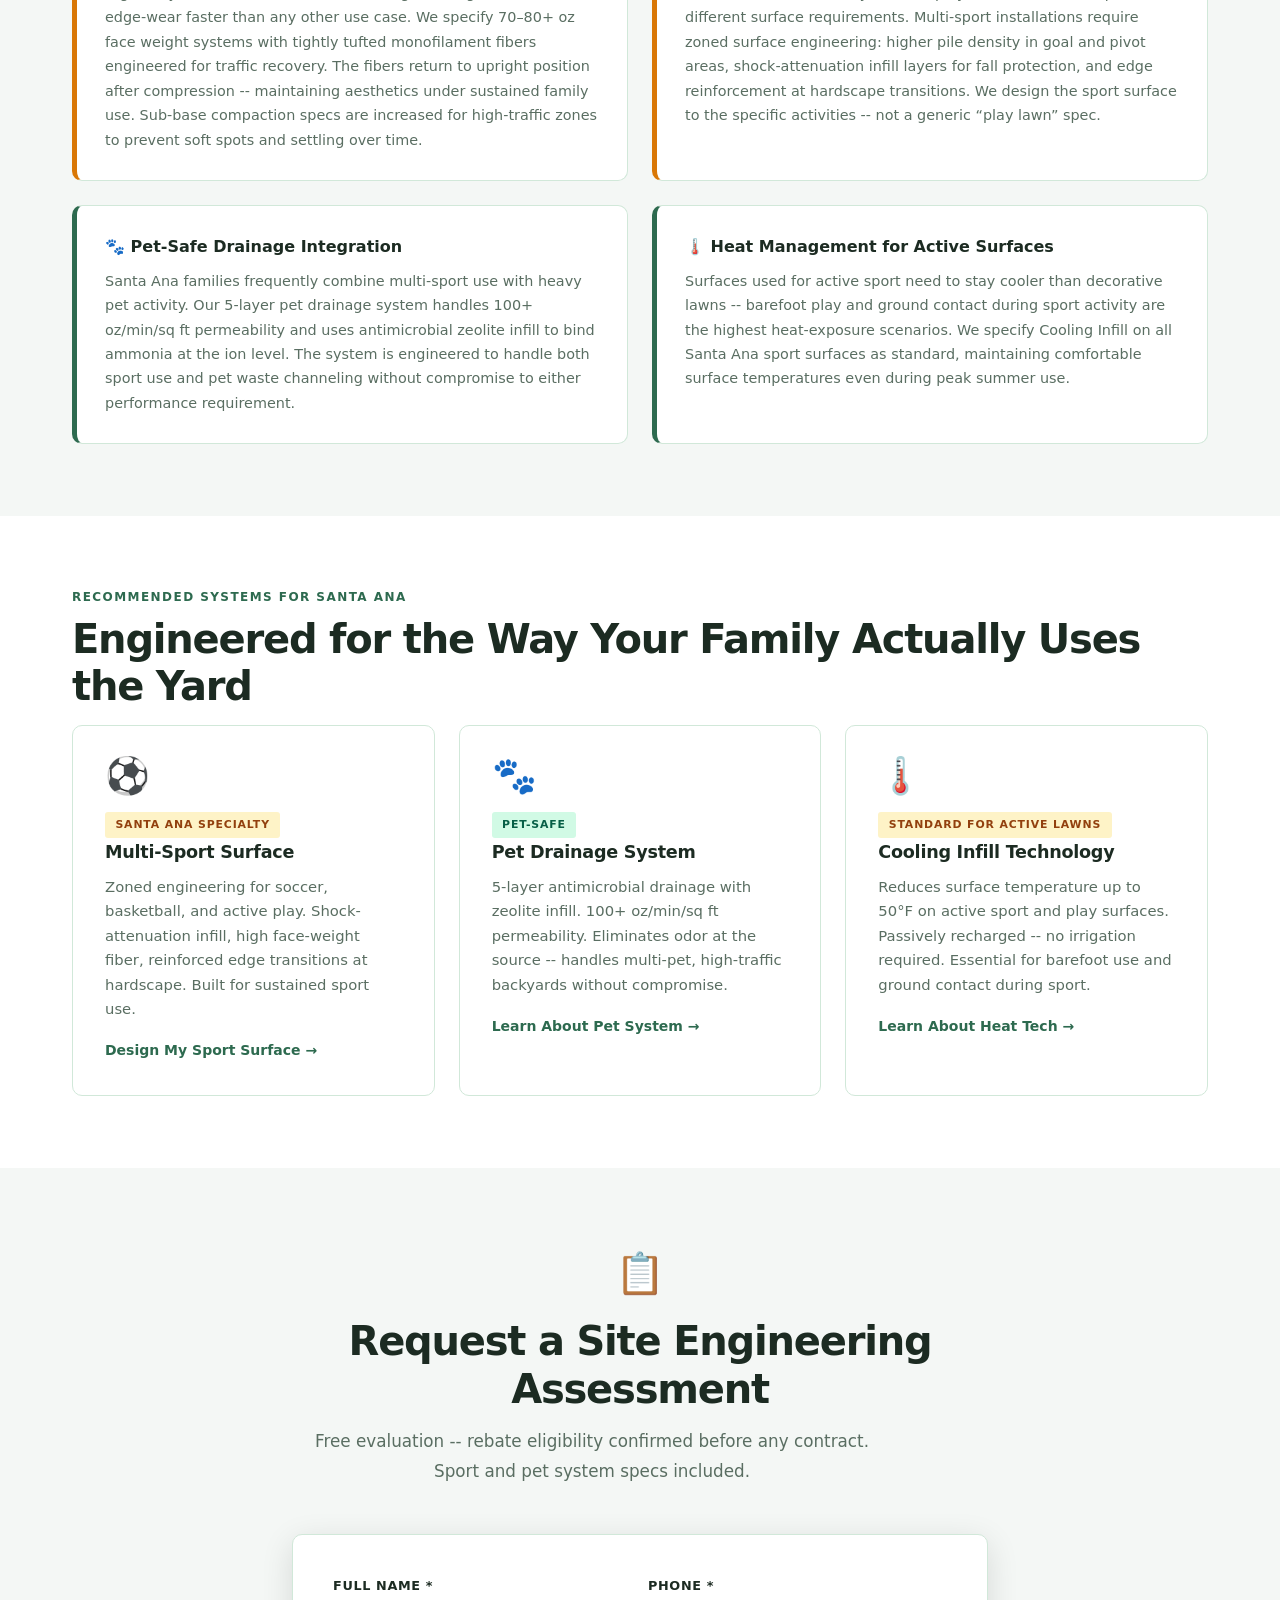
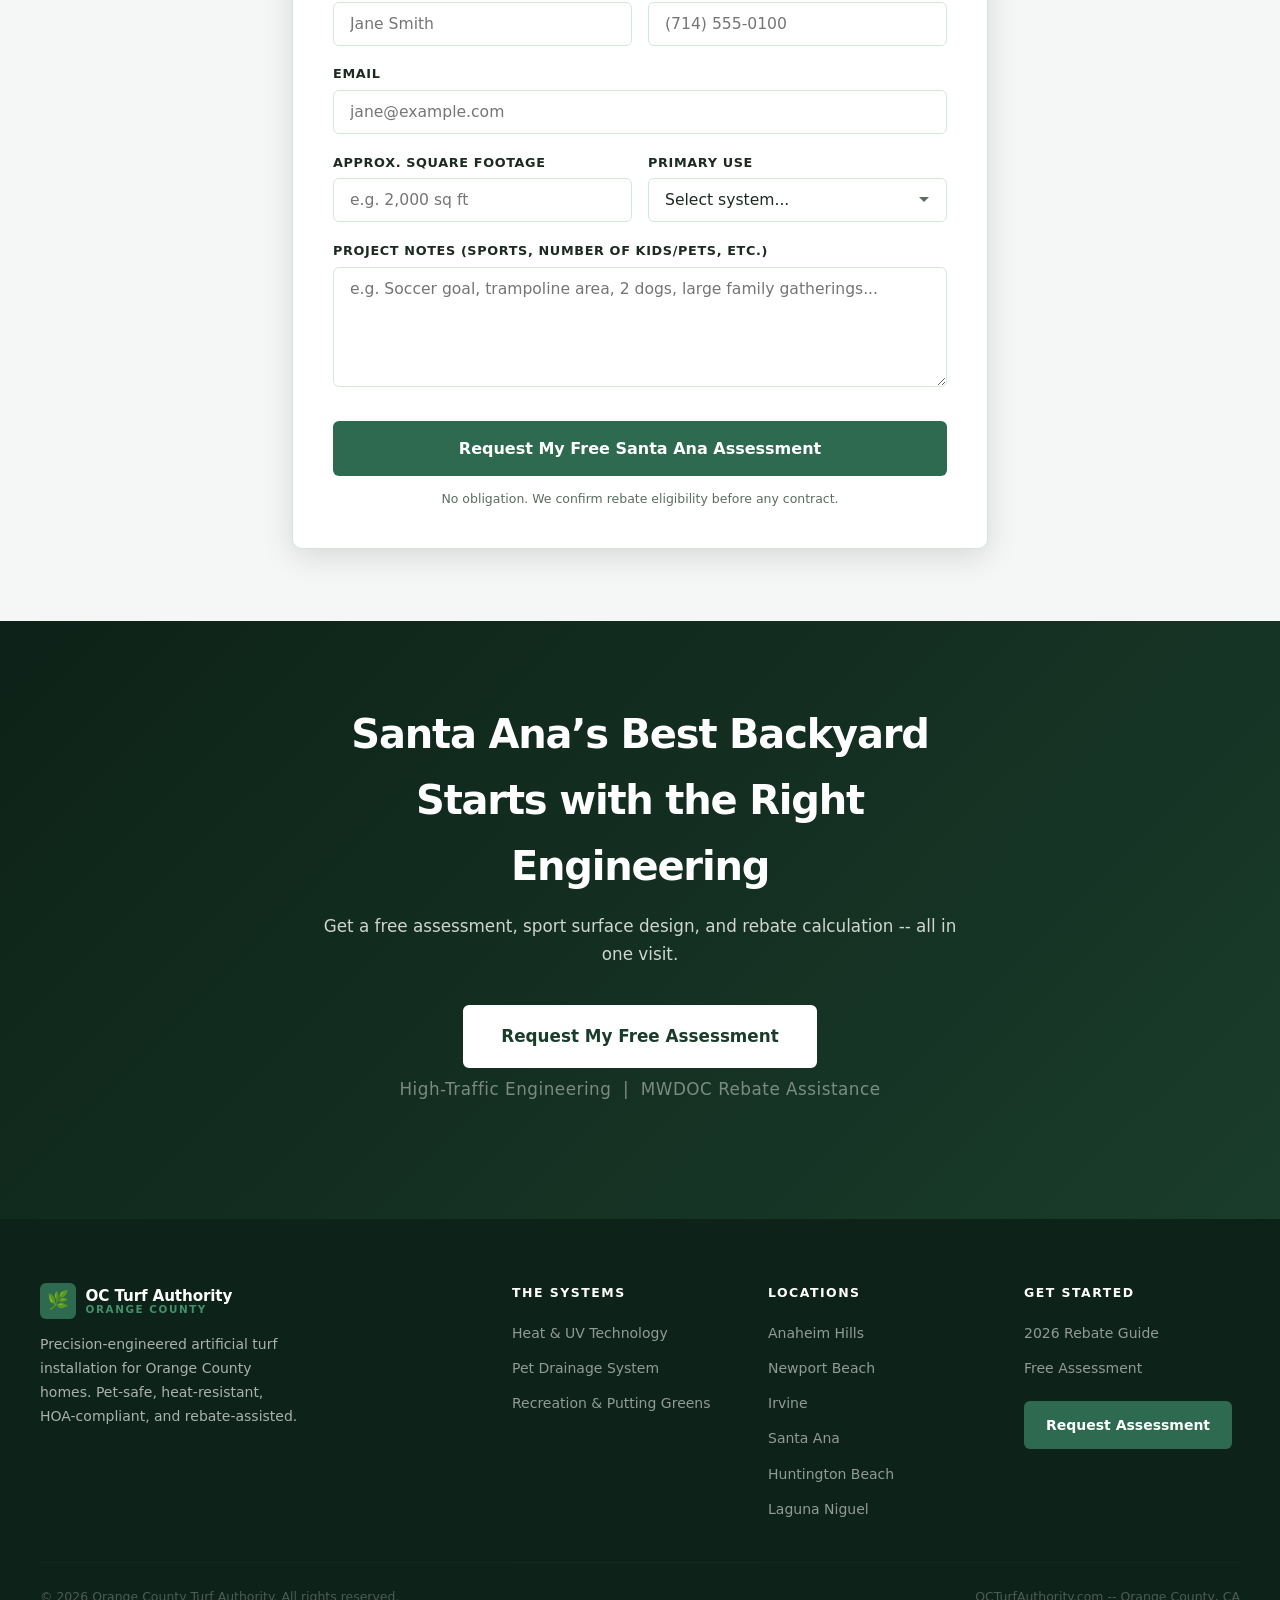
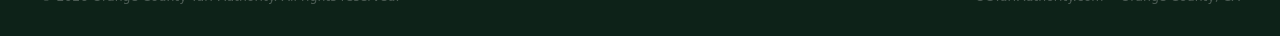
<file: locations/santa-ana/index.html>
<!DOCTYPE html>
<html lang="en">
<head>
  <meta charset="UTF-8">
  <meta name="viewport" content="width=device-width, initial-scale=1.0">
  <meta name="description" content="Santa Ana synthetic grass installation. High-traffic durability for family estates and multi-sport backyard systems. Professional artificial turf for Orange County's largest city.">
  <link rel="canonical" href="https://octurfauthority.com/locations/santa-ana/">
  <meta property="og:title" content="Santa Ana Synthetic Grass Installation | OC Turf Authority">
  <meta property="og:description" content="High-traffic synthetic grass systems for Santa Ana family homes. Multi-sport backyards, durable pet lawns, and MWDOC rebate assistance.">
  <title>Santa Ana Synthetic Grass Installation | OC Turf Authority</title>
  <script type="application/ld+json">
  {
    "@context": "https://schema.org",
    "@type": "Service",
    "name": "Santa Ana Synthetic Grass Installation",
    "provider": { "@type": "HomeAndConstructionBusiness", "name": "Orange County Turf Authority", "url": "https://octurfauthority.com" },
    "areaServed": { "@type": "City", "name": "Santa Ana" },
    "description": "High-traffic durable synthetic grass for Santa Ana family estates and multi-sport backyard systems. MWDOC rebate assistance included."
  }
  </script>
  <link rel="stylesheet" href="../../css/styles.css?v=2">
</head>
<body>

  <!-- NOTIFICATION BAR -->
  <div class="notify-bar">
    <div class="container notify-bar__inner">
      <span>⚠️ <strong>CRITICAL: 2026 MWDOC $3.00/sq.&nbsp;ft. Grass Removal Rebate -- Deadline Approaching.</strong></span>
      <a href="../../roi-rebates/" class="notify-bar__cta">Check Eligibility &rarr;</a>
    </div>
  </div>

  <!-- HEADER -->
  <header class="site-header">
    <div class="container">
      <a href="../../" class="site-logo">
        <div class="site-logo__icon">🌿</div>
        <div class="site-logo__text">
          <span class="site-logo__name">OC Turf Authority</span>
          <span class="site-logo__sub">Orange County</span>
        </div>
      </a>
      <nav aria-label="Main navigation">
        <ul class="site-nav">
          <li><a href="../../heat-tech/">Heat Tech</a></li>
          <li><a href="../../pet-system/">Pet System</a></li>
          <li><a href="../../roi-rebates/">ROI &amp; Rebates</a></li>
          <li class="nav-dropdown">
            <a href="../../locations/">Locations</a>
            <ul class="nav-dropdown__menu">
              <li><a href="../../locations/anaheim-hills/">Anaheim Hills</a></li>
              <li><a href="../../locations/newport-beach/">Newport Beach</a></li>
              <li><a href="../../locations/irvine/">Irvine</a></li>
              <li><a href="../../locations/santa-ana/">Santa Ana</a></li>
              <li><a href="../../locations/huntington-beach/">Huntington Beach</a></li>
              <li><a href="../../locations/laguna-niguel/">Laguna Niguel</a></li>
            </ul>
          </li>
          <li><a href="../../gallery/">Gallery</a></li>
          <li><a href="../../assessment/" class="nav-cta">Request Assessment</a></li>
        </ul>
      </nav>
    </div>
  </header>

  <main>

    <!-- PAGE HERO -->
    <section class="page-hero">
      <div class="container">
        <p class="section-label">Santa Ana Synthetic Grass</p>
        <h1>Santa Ana Synthetic Grass -- Built for High-Traffic Family Living and Multi-Sport Backyards</h1>
        <p>Santa Ana families demand more from their outdoor space. Active kids, frequent gatherings, pets, and multi-sport use put real stress on a lawn. We engineer systems built for that load -- with face weights, fiber counts, and drainage specs to match the actual use case.</p>
        <div class="chip-row">
          <span class="chip">High-Traffic Durability</span>
          <span class="chip">Multi-Sport Systems</span>
          <span class="chip">MWDOC Rebate Eligible</span>
          <span class="chip">Pet-Safe Drainage</span>
        </div>
      </div>
    </section>

    <!-- REBATE HIGHLIGHT -->
    <section class="section">
      <div class="container">
        <div class="rebate-highlight">
          <div>
            <h3>Santa Ana MWDOC Rebate Eligibility</h3>
            <p>Santa Ana homeowners served by MWDOC member agencies may qualify for the <strong style="color:#6fcf97">$3.00 per square foot</strong> grass-removal rebate. We confirm your property&rsquo;s eligibility during the site assessment and file the pre-approval application before any work begins. Rebates are issued 30&ndash;60 days after the post-installation inspection.</p>
            <p style="margin-top:0.75rem">Pair the rebate with our 2026 Hybrid Landscape Model -- using native plants alongside turf -- to maximize the rebate check and minimize the net project cost. <a href="../../roi-rebates/" style="color:#6fcf97">See the Hybrid Model &rarr;</a></p>
          </div>
          <div>
            <span class="rebate-highlight__val">$3.00</span>
            <span class="rebate-highlight__label">per sq ft<br>MWDOC rebate</span>
          </div>
        </div>
      </div>
    </section>

    <!-- ENGINEERING CHALLENGE -->
    <section class="section section--alt">
      <div class="container">
        <p class="section-label">The Santa Ana Engineering Challenge</p>
        <h2 class="section-title">High-Traffic Durability for Family Estates &amp; Multi-Sport Backyard Systems</h2>
        <p class="section-subtitle">A lawn that sees three kids, a dog, weekend barbecues, and a basketball court needs engineering -- not just installation. Here&rsquo;s what we address in Santa Ana.</p>

        <div class="challenge-grid">
          <div class="challenge-card challenge-card--amber">
            <h4>👨‍👩‍👧‍👦 High-Traffic Durability for Family Estates</h4>
            <p>High daily foot traffic causes fiber matting, backing stress, and edge-wear faster than any other use case. We specify 70&ndash;80+ oz face weight systems with tightly tufted monofilament fibers engineered for traffic recovery. The fibers return to upright position after compression -- maintaining aesthetics under sustained family use. Sub-base compaction specs are increased for high-traffic zones to prevent soft spots and settling over time.</p>
          </div>
          <div class="challenge-card challenge-card--amber">
            <h4>⚽ Multi-Sport Backyard Systems</h4>
            <p>Soccer, basketball, volleyball, and play structures each impose different surface requirements. Multi-sport installations require zoned surface engineering: higher pile density in goal and pivot areas, shock-attenuation infill layers for fall protection, and edge reinforcement at hardscape transitions. We design the sport surface to the specific activities -- not a generic &ldquo;play lawn&rdquo; spec.</p>
          </div>
          <div class="challenge-card">
            <h4>🐾 Pet-Safe Drainage Integration</h4>
            <p>Santa Ana families frequently combine multi-sport use with heavy pet activity. Our 5-layer pet drainage system handles 100+ oz/min/sq ft permeability and uses antimicrobial zeolite infill to bind ammonia at the ion level. The system is engineered to handle both sport use and pet waste channeling without compromise to either performance requirement.</p>
          </div>
          <div class="challenge-card">
            <h4>🌡️ Heat Management for Active Surfaces</h4>
            <p>Surfaces used for active sport need to stay cooler than decorative lawns -- barefoot play and ground contact during sport activity are the highest heat-exposure scenarios. We specify Cooling Infill on all Santa Ana sport surfaces as standard, maintaining comfortable surface temperatures even during peak summer use.</p>
          </div>
        </div>
      </div>
    </section>

    <!-- SYSTEMS -->
    <section class="section">
      <div class="container">
        <p class="section-label">Recommended Systems for Santa Ana</p>
        <h2 class="section-title">Engineered for the Way Your Family Actually Uses the Yard</h2>
        <div class="card-grid">
          <article class="card">
            <div class="card-icon">⚽</div>
            <span class="tag tag--amber">Santa Ana Specialty</span>
            <h3>Multi-Sport Surface</h3>
            <p>Zoned engineering for soccer, basketball, and active play. Shock-attenuation infill, high face-weight fiber, reinforced edge transitions at hardscape. Built for sustained sport use.</p>
            <a href="../../assessment/" class="card-link">Design My Sport Surface</a>
          </article>
          <article class="card">
            <div class="card-icon">🐾</div>
            <span class="tag">Pet-Safe</span>
            <h3>Pet Drainage System</h3>
            <p>5-layer antimicrobial drainage with zeolite infill. 100+ oz/min/sq ft permeability. Eliminates odor at the source -- handles multi-pet, high-traffic backyards without compromise.</p>
            <a href="../../pet-system/" class="card-link">Learn About Pet System</a>
          </article>
          <article class="card">
            <div class="card-icon">🌡️</div>
            <span class="tag tag--amber">Standard for Active Lawns</span>
            <h3>Cooling Infill Technology</h3>
            <p>Reduces surface temperature up to 50&deg;F on active sport and play surfaces. Passively recharged -- no irrigation required. Essential for barefoot use and ground contact during sport.</p>
            <a href="../../heat-tech/" class="card-link">Learn About Heat Tech</a>
          </article>
        </div>
      </div>
    </section>

    <!-- ASSESSMENT FORM -->
    <section class="section section--alt">
      <div class="container" style="max-width:760px">
        <div style="text-align:center;margin-bottom:2.5rem">
          <div style="font-size:2.5rem;margin-bottom:0.75rem">📋</div>
          <h2 class="section-title">Request a Site Engineering Assessment</h2>
          <p class="section-subtitle">Free evaluation -- rebate eligibility confirmed before any contract. Sport and pet system specs included.</p>
        </div>
        <div class="form-wrap">
          <form name="assessment-santa-ana" method="POST" data-netlify="true" action="../../assessment/thank-you.html">
            <input type="hidden" name="location-page" value="Santa Ana">
            <div class="form-row">
              <div class="form-group">
                <label for="sa-name">Full Name *</label>
                <input type="text" id="sa-name" name="name" placeholder="Jane Smith" required>
              </div>
              <div class="form-group">
                <label for="sa-phone">Phone *</label>
                <input type="tel" id="sa-phone" name="phone" placeholder="(714) 555-0100" required>
              </div>
            </div>
            <div class="form-group">
              <label for="sa-email">Email</label>
              <input type="email" id="sa-email" name="email" placeholder="jane@example.com">
            </div>
            <div class="form-row">
              <div class="form-group">
                <label for="sa-sqft">Approx. Square Footage</label>
                <input type="text" id="sa-sqft" name="sqft" placeholder="e.g. 2,000 sq ft">
              </div>
              <div class="form-group">
                <label for="sa-system">Primary Use</label>
                <select id="sa-system" name="system">
                  <option value="">Select system...</option>
                  <option>Multi-Sport Backyard</option>
                  <option>Family Lawn (high traffic)</option>
                  <option>Pet System (dogs / drainage)</option>
                  <option>Not sure -- need assessment</option>
                </select>
              </div>
            </div>
            <div class="form-group">
              <label for="sa-notes">Project Notes (sports, number of kids/pets, etc.)</label>
              <textarea id="sa-notes" name="notes" placeholder="e.g. Soccer goal, trampoline area, 2 dogs, large family gatherings..."></textarea>
            </div>
            <button type="submit" class="cta-button form-submit">Request My Free Santa Ana Assessment</button>
            <p class="form-privacy">No obligation. We confirm rebate eligibility before any contract.</p>
          </form>
        </div>
      </div>
    </section>

    <!-- CTA BANNER -->
    <section class="cta-banner">
      <div class="container">
        <h2>Santa Ana&rsquo;s Best Backyard Starts with the Right Engineering</h2>
        <p>Get a free assessment, sport surface design, and rebate calculation -- all in one visit.</p>
        <div class="cta-wrap">
          <a href="../../assessment/" class="cta-button cta-button--white cta-button--lg">Request My Free Assessment</a>
          <p class="cta-trust">High-Traffic Engineering &nbsp;|&nbsp; MWDOC Rebate Assistance</p>
        </div>
      </div>
    </section>

  </main>

  <!-- FOOTER -->
  <footer class="site-footer">
    <div class="footer-grid">
      <div class="footer-brand">
        <a href="../../" class="site-logo">
          <div class="site-logo__icon">🌿</div>
          <div class="site-logo__text">
            <span class="site-logo__name">OC Turf Authority</span>
            <span class="site-logo__sub">Orange County</span>
          </div>
        </a>
        <p>Precision-engineered artificial turf installation for Orange County homes. Pet-safe, heat-resistant, HOA-compliant, and rebate-assisted.</p>
      </div>
      <div class="footer-col">
        <h4>The Systems</h4>
        <ul>
          <li><a href="../../heat-tech/">Heat &amp; UV Technology</a></li>
          <li><a href="../../pet-system/">Pet Drainage System</a></li>
          <li><a href="../../gallery/">Recreation &amp; Putting Greens</a></li>
        </ul>
      </div>
      <div class="footer-col">
        <h4>Locations</h4>
        <ul>
          <li><a href="../../locations/anaheim-hills/">Anaheim Hills</a></li>
          <li><a href="../../locations/newport-beach/">Newport Beach</a></li>
          <li><a href="../../locations/irvine/">Irvine</a></li>
          <li><a href="../../locations/santa-ana/">Santa Ana</a></li>
          <li><a href="../../locations/huntington-beach/">Huntington Beach</a></li>
          <li><a href="../../locations/laguna-niguel/">Laguna Niguel</a></li>
        </ul>
      </div>
      <div class="footer-col">
        <h4>Get Started</h4>
        <ul>
          <li><a href="../../roi-rebates/">2026 Rebate Guide</a></li>
          <li><a href="../../assessment/">Free Assessment</a></li>
        </ul>
        <a href="../../assessment/" class="cta-button" style="margin-top:1.25rem;font-size:0.875rem;padding:0.65rem 1.25rem;">Request Assessment</a>
      </div>
    </div>
    <div class="footer-bottom">
      <span>&copy; 2026 Orange County Turf Authority. All rights reserved.</span>
      <span>OCTurfAuthority.com -- Orange County, CA</span>
    </div>
  </footer>
</body>
</html>
</file>
<file: css/styles.css>
/* ============================================================
   OC Turf Authority — Shared Design System
   Palette: Forest #1a3c2b | Emerald #2d6a4f | White | Off-White #f4f7f5
   ============================================================ */

/* ---------- Reset & Base ---------- */
*, *::before, *::after {
  box-sizing: border-box;
  margin: 0;
  padding: 0;
}

:root {
  --forest-dark:    #0d2218;
  --forest:         #1a3c2b;
  --emerald:        #2d6a4f;
  --emerald-dark:   #1b4332;
  --emerald-light:  #40916c;
  --white:          #FFFFFF;
  --off-white:      #f4f7f5;
  --text-muted:     #5a6e62;
  --border:         #d1e8d9;
  --charcoal:       #1c2b22;
  --success:        #16a34a;
  --danger:         #dc2626;
  --amber:          #d97706;
  --font:           system-ui, 'Segoe UI', -apple-system, BlinkMacSystemFont, sans-serif;
  --max-width:      1200px;
  --radius:         6px;
  --radius-lg:      10px;
  --shadow:         0 2px 12px rgba(0, 0, 0, 0.08);
  --shadow-lg:      0 8px 32px rgba(0, 0, 0, 0.12);
}

html { scroll-behavior: smooth; }

body {
  font-family: var(--font);
  color: var(--charcoal);
  line-height: 1.65;
  background: var(--white);
  -webkit-font-smoothing: antialiased;
}

img { max-width: 100%; display: block; }

a { color: var(--emerald); }

/* ---------- Layout ---------- */
.container {
  max-width: var(--max-width);
  margin: 0 auto;
  padding: 0 2rem;
}

.text-center { text-align: center; }
.text-muted   { color: var(--text-muted); }

/* ---------- Notification Bar ---------- */
.notify-bar {
  background: #92400e;
  color: var(--white);
  padding: 0.55rem 2rem;
  text-align: center;
  font-size: 0.8rem;
  font-weight: 600;
  position: sticky;
  top: 0;
  z-index: 210;
  line-height: 1.4;
}

.notify-bar__inner {
  display: flex;
  flex-wrap: wrap;
  justify-content: center;
  align-items: center;
  gap: 0.75rem;
}

.notify-bar strong { font-weight: 900; color: #fde68a; }

.notify-bar__cta {
  background: #fde68a;
  color: #78350f;
  padding: 0.3rem 0.85rem;
  border-radius: 4px;
  font-weight: 800;
  font-size: 0.78rem;
  text-decoration: none;
  white-space: nowrap;
  flex-shrink: 0;
  transition: background 0.2s;
}

.notify-bar__cta:hover { background: #fef3c7; color: #78350f; }

/* ---------- Header ---------- */
.site-header {
  position: sticky;
  top: 36px;
  z-index: 200;
  background: var(--forest-dark);
  border-bottom: 2px solid var(--emerald-dark);
}

/* ---------- Nav Dropdown ---------- */
.nav-dropdown { position: relative; }

.nav-dropdown > a::after {
  content: " ▾";
  font-size: 0.65em;
  opacity: 0.7;
}

.nav-dropdown__menu {
  display: none;
  position: absolute;
  top: calc(100% + 0.75rem);
  left: 0;
  background: var(--forest-dark);
  border: 1px solid var(--emerald-dark);
  border-radius: var(--radius);
  min-width: 190px;
  z-index: 300;
  box-shadow: var(--shadow-lg);
  padding: 0.4rem 0;
}

.nav-dropdown:hover .nav-dropdown__menu { display: block; }

.nav-dropdown__menu li { list-style: none; }

.nav-dropdown__menu a {
  display: block;
  padding: 0.55rem 1rem;
  color: rgba(255,255,255,0.75);
  font-size: 0.85rem;
  font-weight: 500;
  text-decoration: none;
  white-space: nowrap;
  transition: background 0.15s, color 0.15s;
}

.nav-dropdown__menu a::after { content: none !important; }

.nav-dropdown__menu a:hover {
  background: rgba(255,255,255,0.07);
  color: var(--white);
}

/* ---------- Engineering Challenge Cards ---------- */
.challenge-grid {
  display: grid;
  grid-template-columns: repeat(2, 1fr);
  gap: 1.5rem;
  margin-top: 2rem;
}

.challenge-card {
  background: var(--white);
  border: 1px solid var(--border);
  border-left: 5px solid var(--emerald);
  border-radius: var(--radius-lg);
  padding: 1.75rem;
}

.challenge-card--amber { border-left-color: var(--amber); }
.challenge-card--blue  { border-left-color: #3b82f6; }

.challenge-card h4 {
  font-size: 1rem;
  font-weight: 700;
  color: var(--charcoal);
  margin-bottom: 0.5rem;
}

.challenge-card p {
  font-size: 0.9rem;
  color: var(--text-muted);
  line-height: 1.7;
}

/* ---------- Rebate Highlight ---------- */
.rebate-highlight {
  background: linear-gradient(135deg, var(--forest) 0%, var(--emerald-dark) 100%);
  color: var(--white);
  border-radius: var(--radius-lg);
  padding: 2.5rem;
  display: grid;
  grid-template-columns: 1fr auto;
  gap: 2rem;
  align-items: center;
  margin-top: 2rem;
}

.rebate-highlight h3 {
  font-size: 1.3rem;
  font-weight: 800;
  margin-bottom: 0.5rem;
  color: var(--white);
}

.rebate-highlight p { color: rgba(255,255,255,0.75); font-size: 0.95rem; line-height: 1.65; }

.rebate-highlight__val {
  display: block;
  font-size: 3rem;
  font-weight: 900;
  color: #6fcf97;
  line-height: 1;
  text-align: center;
}

.rebate-highlight__label {
  display: block;
  font-size: 0.72rem;
  color: rgba(255,255,255,0.55);
  margin-top: 0.25rem;
  font-weight: 600;
  letter-spacing: 0.05em;
  text-transform: uppercase;
  text-align: center;
  white-space: nowrap;
}

/* ---------- Hybrid Model Box ---------- */
.hybrid-box {
  background: var(--off-white);
  border: 2px solid var(--emerald-light);
  border-radius: var(--radius-lg);
  padding: 2.25rem;
  margin: 2rem 0;
}

.hybrid-box__header {
  display: flex;
  align-items: center;
  gap: 0.75rem;
  margin-bottom: 1rem;
}

.hybrid-box__header h3 {
  font-size: 1.15rem;
  font-weight: 800;
  color: var(--charcoal);
}

.hybrid-box p {
  font-size: 0.95rem;
  color: var(--text-muted);
  line-height: 1.75;
  margin-bottom: 0.75rem;
}

.hybrid-box p:last-child { margin-bottom: 0; }

.hybrid-steps {
  display: flex;
  flex-direction: column;
  gap: 0.75rem;
  margin: 1.25rem 0;
}

.hybrid-step {
  display: flex;
  gap: 1rem;
  align-items: flex-start;
}

.hybrid-step__num {
  width: 28px;
  height: 28px;
  background: var(--emerald);
  color: var(--white);
  border-radius: 50%;
  display: flex;
  align-items: center;
  justify-content: center;
  font-size: 0.8rem;
  font-weight: 800;
  flex-shrink: 0;
}

.hybrid-step__text {
  font-size: 0.925rem;
  color: var(--charcoal);
  line-height: 1.65;
  padding-top: 0.2rem;
}

/* ---------- Responsive additions ---------- */
@media (max-width: 900px) {
  .rebate-highlight { grid-template-columns: 1fr; }
}

@media (max-width: 768px) {
  .notify-bar { font-size: 0.72rem; padding: 0.5rem 1rem; }
  .site-header { top: 0; }
  .challenge-grid { grid-template-columns: 1fr; }
}

.site-header .container {
  display: flex;
  align-items: center;
  justify-content: space-between;
  padding-top: 1rem;
  padding-bottom: 1rem;
}

.site-logo {
  display: inline-flex;
  align-items: center;
  gap: 0.6rem;
  text-decoration: none;
  line-height: 1;
}

.site-logo__icon {
  width: 36px;
  height: 36px;
  background: var(--emerald);
  border-radius: var(--radius);
  display: flex;
  align-items: center;
  justify-content: center;
  font-size: 1.1rem;
  flex-shrink: 0;
}

.site-logo__text {
  display: flex;
  flex-direction: column;
  gap: 0;
}

.site-logo__name {
  color: var(--white);
  font-weight: 800;
  font-size: 0.95rem;
  line-height: 1.1;
  letter-spacing: -0.01em;
}

.site-logo__sub {
  color: var(--emerald-light);
  font-size: 0.65rem;
  font-weight: 700;
  letter-spacing: 0.15em;
  text-transform: uppercase;
}

.site-nav {
  display: flex;
  align-items: center;
  gap: 1.75rem;
  list-style: none;
}

.site-nav a {
  color: rgba(255, 255, 255, 0.75);
  text-decoration: none;
  font-size: 0.9rem;
  font-weight: 500;
  transition: color 0.2s;
  white-space: nowrap;
}

.site-nav a:hover { color: var(--white); }

.site-nav .nav-cta {
  background: var(--emerald);
  color: var(--white);
  padding: 0.5rem 1.1rem;
  border-radius: var(--radius);
  font-weight: 600;
}

.site-nav .nav-cta:hover { background: var(--emerald-dark); color: var(--white); }

/* ---------- Hero ---------- */
.hero {
  background: linear-gradient(135deg, var(--forest-dark) 0%, var(--forest) 60%, var(--emerald-dark) 100%);
  color: var(--white);
  padding: 5rem 2rem 4.5rem;
  position: relative;
  overflow: hidden;
}

.hero::before {
  content: '';
  position: absolute;
  inset: 0;
  background-image: repeating-linear-gradient(
    0deg, rgba(255,255,255,0.025) 0, rgba(255,255,255,0.025) 1px,
    transparent 1px, transparent 60px
  ), repeating-linear-gradient(
    90deg, rgba(255,255,255,0.025) 0, rgba(255,255,255,0.025) 1px,
    transparent 1px, transparent 60px
  );
  pointer-events: none;
}

.hero .container { position: relative; z-index: 1; }

.hero-inner {
  display: grid;
  grid-template-columns: 1fr 420px;
  gap: 4rem;
  align-items: center;
  max-width: var(--max-width);
  margin: 0 auto;
}

.hero-eyebrow {
  display: inline-flex;
  align-items: center;
  gap: 0.5rem;
  background: rgba(255,255,255,0.1);
  border: 1px solid rgba(255,255,255,0.2);
  color: rgba(255,255,255,0.9);
  font-size: 0.75rem;
  font-weight: 700;
  letter-spacing: 0.12em;
  text-transform: uppercase;
  padding: 0.35rem 0.9rem;
  border-radius: 100px;
  margin-bottom: 1.25rem;
}

.hero h1 {
  font-size: clamp(2.4rem, 5vw, 4rem);
  font-weight: 800;
  line-height: 1.08;
  margin-bottom: 1rem;
  letter-spacing: -0.04em;
}

.hero h1 em {
  font-style: normal;
  color: #6fcf97;
}

.hero p {
  font-size: 1.1rem;
  opacity: 0.85;
  margin-bottom: 0.75rem;
  max-width: 500px;
  line-height: 1.75;
}

.hero-hook {
  color: #6fcf97;
  font-weight: 700;
  font-size: 1.05rem;
  margin-bottom: 2rem;
}

.hero-cta {
  display: flex;
  gap: 1rem;
  flex-wrap: wrap;
  align-items: flex-start;
}

.trust-strip {
  display: flex;
  flex-wrap: wrap;
  gap: 1.5rem;
  margin-top: 2.5rem;
  padding-top: 2rem;
  border-top: 1px solid rgba(255,255,255,0.15);
}

.trust-item {
  display: flex;
  align-items: center;
  gap: 0.5rem;
  font-size: 0.85rem;
  color: rgba(255,255,255,0.75);
}

/* ---------- Rebate Alert Banner ---------- */
.rebate-banner {
  background: var(--emerald);
  color: var(--white);
  padding: 0.875rem 2rem;
  text-align: center;
}

.rebate-banner .container {
  display: flex;
  flex-wrap: wrap;
  justify-content: center;
  align-items: center;
  gap: 1rem;
  font-size: 0.875rem;
  font-weight: 500;
}

.rebate-banner strong { font-weight: 800; }

.rebate-banner .rebate-sep { opacity: 0.4; }

/* ---------- Stat Strip ---------- */
.stat-strip {
  background: var(--forest);
  padding: 2.5rem 2rem;
}

.stat-strip .container {
  display: grid;
  grid-template-columns: repeat(4, 1fr);
  gap: 2rem;
  max-width: var(--max-width);
  margin: 0 auto;
}

.stat-item { text-align: center; }

.stat-value {
  display: block;
  font-size: 2rem;
  font-weight: 800;
  color: #6fcf97;
  line-height: 1.1;
  margin-bottom: 0.2rem;
}

.stat-label {
  display: block;
  color: var(--white);
  font-size: 0.75rem;
  font-weight: 700;
  letter-spacing: 0.08em;
  text-transform: uppercase;
}

.stat-note {
  display: block;
  color: rgba(255,255,255,0.45);
  font-size: 0.72rem;
  margin-top: 0.15rem;
}

/* ---------- Buttons ---------- */
.cta-button {
  display: inline-block;
  background: var(--emerald);
  color: var(--white);
  padding: 0.875rem 1.875rem;
  border-radius: var(--radius);
  text-decoration: none;
  font-weight: 700;
  font-size: 0.95rem;
  transition: background 0.2s, transform 0.15s, box-shadow 0.2s;
  border: 2px solid transparent;
  cursor: pointer;
  font-family: var(--font);
}

.cta-button:hover {
  background: var(--emerald-dark);
  transform: translateY(-1px);
  box-shadow: 0 4px 16px rgba(45, 106, 79, 0.4);
  color: var(--white);
}

.cta-button--outline {
  background: transparent;
  border-color: rgba(255,255,255,0.5);
  color: var(--white);
}

.cta-button--outline:hover {
  background: rgba(255,255,255,0.1);
  border-color: var(--white);
  box-shadow: none;
  color: var(--white);
}

.cta-button--dark {
  background: var(--forest-dark);
  border-color: var(--forest-dark);
}

.cta-button--dark:hover { background: #060f0a; color: var(--white); }

.cta-button--white {
  background: var(--white);
  color: var(--forest);
  border-color: var(--white);
}

.cta-button--white:hover {
  background: var(--off-white);
  color: var(--forest);
  box-shadow: none;
}

.cta-button--lg { padding: 1rem 2.25rem; font-size: 1.05rem; }

.cta-wrap {
  display: inline-flex;
  flex-direction: column;
  align-items: center;
}

.cta-trust {
  font-size: 0.72rem;
  color: var(--text-muted);
  margin: 0.45rem 0 0;
  font-weight: 500;
  letter-spacing: 0.03em;
}

.cta-banner .cta-trust,
.hero .cta-trust { color: rgba(255,255,255,0.55); }

/* ---------- Sections ---------- */
.section { padding: 4.5rem 0; }
.section--alt { background: var(--off-white); }
.section--dark { background: var(--forest); color: var(--white); }

.section-label {
  font-size: 0.75rem;
  font-weight: 800;
  letter-spacing: 0.12em;
  text-transform: uppercase;
  color: var(--emerald);
  margin-bottom: 0.5rem;
}

.section--dark .section-label { color: #6fcf97; }

.section-title {
  font-size: clamp(1.7rem, 3.5vw, 2.5rem);
  font-weight: 800;
  color: var(--charcoal);
  margin-bottom: 0.9rem;
  letter-spacing: -0.03em;
  line-height: 1.18;
}

.section--dark .section-title { color: var(--white); }

.section-subtitle {
  color: var(--text-muted);
  font-size: 1.05rem;
  max-width: 600px;
  margin-bottom: 3rem;
  line-height: 1.75;
}

.section--dark .section-subtitle { color: rgba(255,255,255,0.65); }

/* ---------- Cards ---------- */
.card-grid {
  display: grid;
  grid-template-columns: repeat(3, 1fr);
  gap: 1.5rem;
}

.card-grid--2 { grid-template-columns: repeat(2, 1fr); }
.card-grid--4 { grid-template-columns: repeat(4, 1fr); }

.card {
  background: var(--white);
  border: 1px solid var(--border);
  border-radius: var(--radius-lg);
  padding: 2rem;
  transition: box-shadow 0.2s, transform 0.2s;
}

.card:hover { box-shadow: var(--shadow-lg); transform: translateY(-2px); }

.card-icon { font-size: 2.25rem; margin-bottom: 1rem; line-height: 1; }

.card h3 {
  font-size: 1.1rem;
  font-weight: 700;
  margin-bottom: 0.5rem;
  color: var(--charcoal);
  letter-spacing: -0.015em;
}

.card p {
  color: var(--text-muted);
  font-size: 0.925rem;
  line-height: 1.65;
}

.card-link {
  display: inline-block;
  margin-top: 1.1rem;
  color: var(--emerald);
  text-decoration: none;
  font-size: 0.875rem;
  font-weight: 700;
}

.card-link::after { content: " →"; }
.card-link:hover { color: var(--emerald-dark); }

/* ---------- Tag / Badge ---------- */
.tag {
  display: inline-block;
  background: #d1fae5;
  color: #065f46;
  font-size: 0.68rem;
  font-weight: 800;
  letter-spacing: 0.08em;
  text-transform: uppercase;
  padding: 0.25rem 0.65rem;
  border-radius: 3px;
}

.tag--amber { background: #fef3c7; color: #92400e; }
.tag--blue  { background: #dbeafe; color: #1e40af; }

/* ---------- Spec Block ---------- */
.spec-dark {
  background: var(--forest-dark);
  border-radius: var(--radius-lg);
  padding: 2.5rem;
  color: var(--white);
}

.spec-dark-header {
  display: flex;
  align-items: center;
  gap: 0.75rem;
  margin-bottom: 1.75rem;
  padding-bottom: 1.25rem;
  border-bottom: 1px solid rgba(255,255,255,0.1);
}

.spec-dark-header h3 {
  font-size: 1.2rem;
  font-weight: 800;
  color: var(--white);
}

.spec-row-item {
  border-bottom: 1px solid rgba(255,255,255,0.08);
  padding: 0.9rem 0;
}

.spec-row-item:last-child { border-bottom: none; padding-bottom: 0; }

.spec-row-item strong {
  display: block;
  font-size: 0.65rem;
  font-weight: 700;
  text-transform: uppercase;
  letter-spacing: 0.1em;
  color: #6fcf97;
  margin-bottom: 0.15rem;
}

.spec-row-item span {
  font-size: 0.95rem;
  font-weight: 600;
  color: var(--white);
}

.spec-row-item small {
  display: block;
  font-size: 0.75rem;
  color: rgba(255,255,255,0.4);
  margin-top: 0.1rem;
}

/* ---------- Two-Col ---------- */
.two-col {
  display: grid;
  grid-template-columns: 1fr 1fr;
  gap: 3.5rem;
  align-items: start;
}

/* ---------- Highlight Box ---------- */
.highlight-box {
  background: var(--off-white);
  border: 1px solid var(--border);
  border-radius: var(--radius-lg);
  padding: 2rem;
}

.highlight-box h3 {
  font-size: 1.05rem;
  font-weight: 700;
  margin-bottom: 0.75rem;
  color: var(--charcoal);
}

.highlight-box ul {
  list-style: none;
  padding: 0;
  display: flex;
  flex-direction: column;
  gap: 0.5rem;
}

.highlight-box ul li {
  font-size: 0.9rem;
  color: var(--text-muted);
  padding-left: 1.25rem;
  position: relative;
}

.highlight-box ul li::before {
  content: "›";
  position: absolute;
  left: 0;
  color: var(--emerald);
  font-weight: 700;
}

/* ---------- Feature List ---------- */
.feature-list {
  list-style: none;
  padding: 0;
  margin: 0 0 2rem;
  display: flex;
  flex-direction: column;
  gap: 0.6rem;
}

.feature-list li {
  display: flex;
  align-items: flex-start;
  gap: 0.75rem;
  color: var(--charcoal);
  font-size: 0.95rem;
  line-height: 1.55;
}

.feature-list li::before {
  content: "✓";
  flex-shrink: 0;
  width: 20px;
  height: 20px;
  background: var(--emerald);
  color: var(--white);
  border-radius: 50%;
  display: flex;
  align-items: center;
  justify-content: center;
  font-size: 0.7rem;
  font-weight: 800;
  margin-top: 1px;
}

/* ---------- City Cards ---------- */
.city-card-grid {
  display: grid;
  grid-template-columns: repeat(2, 1fr);
  gap: 1.75rem;
}

.city-card {
  position: relative;
  display: flex;
  flex-direction: column;
  background: var(--white);
  border: 1px solid var(--border);
  border-radius: var(--radius-lg);
  box-shadow: var(--shadow);
  overflow: hidden;
  transition: box-shadow 0.2s, transform 0.2s;
}

.city-card:hover { box-shadow: var(--shadow-lg); transform: translateY(-3px); }

.city-card__badge {
  position: absolute;
  top: 1rem;
  right: 1rem;
  z-index: 2;
  background: var(--emerald);
  color: var(--white);
  font-size: 0.65rem;
  font-weight: 800;
  letter-spacing: 0.08em;
  text-transform: uppercase;
  padding: 0.3rem 0.65rem;
  border-radius: 3px;
}

.city-card__banner {
  height: 160px;
  display: flex;
  align-items: center;
  justify-content: center;
  font-size: 3rem;
}

.city-card__banner--green { background: linear-gradient(135deg, var(--forest) 0%, var(--emerald-dark) 100%); }
.city-card__banner--blue  { background: linear-gradient(135deg, #1e3a5f 0%, #2d5a8e 100%); }

.city-card__body {
  padding: 1.5rem;
  flex: 1;
  display: flex;
  flex-direction: column;
}

.city-card__title {
  font-size: 1.2rem;
  font-weight: 700;
  color: var(--charcoal);
  margin: 0 0 0.4rem;
}

.city-card__rebate {
  font-size: 0.75rem;
  font-weight: 700;
  color: var(--emerald);
  letter-spacing: 0.04em;
  text-transform: uppercase;
  margin-bottom: 0.75rem;
}

.city-card__desc {
  color: var(--text-muted);
  font-size: 0.9rem;
  line-height: 1.65;
  flex: 1;
  margin-bottom: 1rem;
}

.city-card__checks {
  list-style: none;
  padding: 0;
  display: flex;
  flex-direction: column;
  gap: 0.4rem;
  margin-bottom: 1.25rem;
}

.city-card__checks li {
  font-size: 0.82rem;
  color: var(--text-muted);
  display: flex;
  align-items: center;
  gap: 0.5rem;
}

.city-card__checks li::before {
  content: "✓";
  color: var(--emerald);
  font-weight: 800;
  font-size: 0.7rem;
  flex-shrink: 0;
}

/* ---------- Comparison Table ---------- */
.table-wrap {
  overflow-x: auto;
  margin: 2rem 0;
  border-radius: var(--radius-lg);
  border: 1px solid var(--border);
  box-shadow: var(--shadow);
}

.comparison-table {
  width: 100%;
  border-collapse: collapse;
  font-size: 0.9rem;
}

.comparison-table th,
.comparison-table td {
  padding: 0.9rem 1.2rem;
  text-align: left;
  border-bottom: 1px solid var(--border);
}

.comparison-table thead th {
  background: var(--forest);
  color: var(--white);
  font-weight: 700;
  font-size: 0.8rem;
  letter-spacing: 0.04em;
}

.comparison-table thead th.col-our { color: #6fcf97; }
.comparison-table thead th.col-diff { color: #93c5fd; }

.comparison-table tbody tr:nth-child(even) td { background: var(--off-white); }
.comparison-table tbody tr:last-child td { border-bottom: none; }

.comparison-table .pro { color: var(--emerald); font-weight: 600; }
.comparison-table .con { color: var(--danger); font-weight: 600; }

.comparison-table .diff-chip {
  display: inline-block;
  background: #d1fae5;
  color: #065f46;
  font-size: 0.75rem;
  font-weight: 700;
  padding: 0.2rem 0.6rem;
  border-radius: 100px;
  white-space: nowrap;
}

/* ---------- Layer Stack (Pet System) ---------- */
.layer-stack { display: flex; flex-direction: column; gap: 0; }

.layer-item {
  display: flex;
  gap: 1.5rem;
  padding: 1.5rem;
  border-left: 4px solid var(--border);
  position: relative;
  background: var(--white);
  margin-bottom: 0.75rem;
  border-radius: 0 var(--radius-lg) var(--radius-lg) 0;
  box-shadow: var(--shadow);
}

.layer-item--1 { border-left-color: #94a3b8; }
.layer-item--2 { border-left-color: #d97706; }
.layer-item--3 { border-left-color: #3b82f6; }
.layer-item--4 { border-left-color: var(--emerald); }
.layer-item--5 { border-left-color: #6fcf97; }

.layer-num {
  font-size: 2rem;
  font-weight: 900;
  color: var(--border);
  line-height: 1;
  flex-shrink: 0;
  width: 2rem;
  text-align: right;
}

.layer-content h4 {
  font-size: 1rem;
  font-weight: 700;
  color: var(--charcoal);
  margin-bottom: 0.4rem;
}

.layer-content p {
  font-size: 0.9rem;
  color: var(--text-muted);
  line-height: 1.7;
}

/* ---------- Steps ---------- */
.steps {
  list-style: none;
  padding: 0;
  display: flex;
  flex-direction: column;
  gap: 1rem;
}

.step {
  display: grid;
  grid-template-columns: 56px 1fr;
  gap: 1.5rem;
  align-items: start;
  background: var(--white);
  border: 1px solid var(--border);
  border-radius: var(--radius-lg);
  padding: 1.75rem;
}

.step-number {
  width: 44px;
  height: 44px;
  background: var(--emerald);
  color: var(--white);
  border-radius: 50%;
  display: flex;
  align-items: center;
  justify-content: center;
  font-size: 1.1rem;
  font-weight: 800;
  flex-shrink: 0;
}

.step-content h4 {
  font-size: 1rem;
  font-weight: 700;
  color: var(--charcoal);
  margin-bottom: 0.35rem;
}

.step-content p {
  color: var(--text-muted);
  font-size: 0.9rem;
  line-height: 1.65;
}

/* ---------- Rebate Cards ---------- */
.rebate-grid {
  display: grid;
  grid-template-columns: 1fr 1fr;
  gap: 2rem;
}

.rebate-card {
  background: var(--white);
  border: 1px solid var(--border);
  border-radius: var(--radius-lg);
  padding: 2.5rem;
  border-top: 5px solid var(--emerald);
}

.rebate-card--blue { border-top-color: #3b82f6; }

.rebate-card__city {
  font-size: 1.6rem;
  font-weight: 800;
  color: var(--charcoal);
  margin-bottom: 0.25rem;
}

.rebate-card__sub {
  font-size: 0.8rem;
  color: var(--text-muted);
  margin-bottom: 1.5rem;
}

.rebate-stats {
  display: grid;
  grid-template-columns: 1fr 1fr;
  gap: 1rem;
  margin-bottom: 1.75rem;
}

.rebate-stat {
  background: var(--off-white);
  border-radius: var(--radius);
  padding: 1rem;
}

.rebate-stat__val {
  display: block;
  font-size: 1.6rem;
  font-weight: 900;
  color: var(--emerald);
  line-height: 1.1;
}

.rebate-stat__label {
  display: block;
  font-size: 0.72rem;
  color: var(--text-muted);
  margin-top: 0.2rem;
}

.rebate-bonus {
  display: flex;
  align-items: center;
  gap: 0.6rem;
  background: #dbeafe;
  border: 1px solid #bfdbfe;
  border-radius: var(--radius);
  padding: 0.75rem 1rem;
  font-size: 0.875rem;
  font-weight: 600;
  color: #1e3a5f;
  margin-bottom: 1.5rem;
}

.rebate-reqs { margin-top: 1.25rem; }

.rebate-reqs h4 {
  font-size: 0.72rem;
  font-weight: 800;
  text-transform: uppercase;
  letter-spacing: 0.1em;
  color: var(--text-muted);
  margin-bottom: 0.75rem;
}

.rebate-reqs ul {
  list-style: none;
  padding: 0;
  display: flex;
  flex-direction: column;
  gap: 0.5rem;
}

.rebate-reqs li {
  display: flex;
  align-items: flex-start;
  gap: 0.5rem;
  font-size: 0.875rem;
  color: var(--text-muted);
}

.rebate-reqs li::before {
  content: "✓";
  color: var(--emerald);
  font-weight: 800;
  font-size: 0.75rem;
  flex-shrink: 0;
  margin-top: 0.1rem;
}

/* ---------- Temp Bar Chart ---------- */
.temp-chart { display: flex; flex-direction: column; gap: 1.25rem; }

.temp-row__label {
  display: flex;
  justify-content: space-between;
  font-size: 0.8rem;
  margin-bottom: 0.4rem;
  color: rgba(255,255,255,0.75);
}

.temp-row__label strong { color: var(--white); font-weight: 700; }

.temp-bar-track {
  height: 10px;
  background: rgba(255,255,255,0.1);
  border-radius: 100px;
  overflow: hidden;
}

.temp-bar-fill {
  height: 100%;
  border-radius: 100px;
  transition: width 0.5s ease;
}

.temp-bar-fill--red    { background: #ef4444; }
.temp-bar-fill--orange { background: #f97316; }
.temp-bar-fill--green  { background: #22c55e; }
.temp-bar-fill--blue   { background: #60a5fa; }

/* ---------- Alert Box ---------- */
.alert-box {
  display: flex;
  align-items: flex-start;
  gap: 0.875rem;
  padding: 1rem 1.25rem;
  border-radius: var(--radius);
  font-size: 0.9rem;
  line-height: 1.6;
}

.alert-box--amber { background: #fffbeb; border: 1px solid #fde68a; color: #78350f; }
.alert-box--green { background: #f0fdf4; border: 1px solid #bbf7d0; color: #14532d; }

.alert-box__icon { font-size: 1.1rem; flex-shrink: 0; margin-top: 0.1rem; }

/* ---------- FAQ Accordion ---------- */
.faq-list {
  max-width: 820px;
  margin: 2.5rem auto 0;
  display: flex;
  flex-direction: column;
}

.faq-item { border-bottom: 1px solid var(--border); }
.faq-item:first-child { border-top: 1px solid var(--border); }

.faq-question {
  all: unset;
  display: flex;
  justify-content: space-between;
  align-items: center;
  width: 100%;
  padding: 1.25rem 0;
  font-size: 1rem;
  font-weight: 700;
  color: var(--charcoal);
  cursor: pointer;
  gap: 1rem;
  box-sizing: border-box;
}

.faq-question::after {
  content: "+";
  flex-shrink: 0;
  font-size: 1.5rem;
  font-weight: 300;
  color: var(--emerald);
  line-height: 1;
  transition: transform 0.2s;
}

.faq-question[aria-expanded="true"]::after { transform: rotate(45deg); }

.faq-answer {
  margin: 0;
  padding: 0 0 1.25rem;
  color: var(--text-muted);
  font-size: 0.975rem;
  line-height: 1.75;
  max-width: 720px;
}

.faq-answer[hidden] { display: none; }

/* ---------- Lead Form ---------- */
.form-wrap {
  background: var(--white);
  border: 1px solid var(--border);
  border-radius: var(--radius-lg);
  padding: 2.5rem;
  box-shadow: var(--shadow-lg);
}

.form-title {
  font-size: 1.3rem;
  font-weight: 800;
  color: var(--charcoal);
  margin-bottom: 0.25rem;
}

.form-sub {
  font-size: 0.85rem;
  color: var(--text-muted);
  margin-bottom: 1.75rem;
}

.form-row {
  display: grid;
  grid-template-columns: 1fr 1fr;
  gap: 1rem;
}

.form-group { margin-bottom: 1.1rem; }

.form-group label {
  display: block;
  font-weight: 600;
  font-size: 0.8rem;
  text-transform: uppercase;
  letter-spacing: 0.05em;
  margin-bottom: 0.35rem;
  color: var(--charcoal);
}

.form-group input,
.form-group select,
.form-group textarea {
  width: 100%;
  padding: 0.75rem 1rem;
  border: 1.5px solid var(--border);
  border-radius: var(--radius);
  font-family: var(--font);
  font-size: 0.975rem;
  color: var(--charcoal);
  background: var(--white);
  transition: border-color 0.2s, box-shadow 0.2s;
  appearance: none;
}

.form-group select {
  background-image: url("data:image/svg+xml,%3Csvg xmlns='http://www.w3.org/2000/svg' width='12' height='8' viewBox='0 0 12 8'%3E%3Cpath fill='%235a6e62' d='M1 1l5 5 5-5'/%3E%3C/svg%3E");
  background-repeat: no-repeat;
  background-position: right 1rem center;
  padding-right: 2.5rem;
}

.form-group input:focus,
.form-group select:focus,
.form-group textarea:focus {
  outline: none;
  border-color: var(--emerald);
  box-shadow: 0 0 0 3px rgba(45, 106, 79, 0.15);
}

.form-group textarea { min-height: 120px; resize: vertical; }

.form-submit { width: 100%; margin-top: 0.5rem; font-size: 1rem; padding: 1rem; }

.form-privacy {
  font-size: 0.78rem;
  color: var(--text-muted);
  text-align: center;
  margin-top: 0.875rem;
  line-height: 1.5;
}

/* ---------- Project Cards ---------- */
.project-grid {
  display: grid;
  grid-template-columns: repeat(3, 1fr);
  gap: 1.75rem;
  margin-top: 2.5rem;
}

.project-card {
  background: var(--white);
  border: 1px solid var(--border);
  border-radius: var(--radius-lg);
  overflow: hidden;
  display: flex;
  flex-direction: column;
  transition: box-shadow 0.2s, transform 0.2s;
}

.project-card:hover { box-shadow: var(--shadow-lg); transform: translateY(-3px); }

.project-card__thumb {
  height: 200px;
  background: linear-gradient(135deg, var(--forest) 0%, var(--emerald-dark) 100%);
  display: flex;
  align-items: center;
  justify-content: center;
  font-size: 3rem;
  position: relative;
}

.project-card__thumb-tag {
  position: absolute;
  top: 0.875rem;
  right: 0.875rem;
}

.project-card__body {
  padding: 1.5rem;
  flex: 1;
  display: flex;
  flex-direction: column;
}

.project-card__city {
  font-size: 0.72rem;
  font-weight: 700;
  letter-spacing: 0.1em;
  text-transform: uppercase;
  color: var(--emerald);
  margin-bottom: 0.4rem;
}

.project-card__title {
  font-size: 1.05rem;
  font-weight: 700;
  color: var(--charcoal);
  margin-bottom: 0.5rem;
  line-height: 1.3;
}

.project-card__desc {
  font-size: 0.875rem;
  color: var(--text-muted);
  line-height: 1.65;
  flex: 1;
  margin-bottom: 1rem;
}

.project-card__rebate {
  font-size: 0.8rem;
  font-weight: 700;
  color: var(--emerald);
  margin-bottom: 0.75rem;
}

.spec-chips { display: flex; flex-wrap: wrap; gap: 0.4rem; }

.spec-chip {
  display: inline-block;
  background: var(--off-white);
  border: 1px solid var(--border);
  color: var(--emerald);
  font-size: 0.7rem;
  font-weight: 700;
  padding: 0.2rem 0.55rem;
  border-radius: 100px;
  letter-spacing: 0.03em;
}

/* ---------- CTA Banner ---------- */
.cta-banner {
  background: linear-gradient(135deg, var(--forest-dark), var(--forest));
  color: var(--white);
  padding: 5rem 2rem;
  text-align: center;
}

.cta-banner .container { max-width: 720px; }

.cta-banner h2 {
  font-size: clamp(1.7rem, 3.5vw, 2.5rem);
  font-weight: 800;
  margin-bottom: 0.875rem;
  letter-spacing: -0.03em;
}

.cta-banner p { opacity: 0.8; margin-bottom: 2.25rem; font-size: 1.05rem; }

/* ---------- Page Hero ---------- */
.page-hero {
  background: linear-gradient(135deg, var(--forest-dark) 0%, var(--forest) 100%);
  color: var(--white);
  padding: 4.5rem 0 3.5rem;
}

.page-hero .section-label { color: #6fcf97; }

.page-hero h1 {
  font-size: clamp(2rem, 4vw, 3rem);
  font-weight: 800;
  line-height: 1.12;
  margin-bottom: 1rem;
  letter-spacing: -0.035em;
  max-width: 760px;
}

.page-hero p {
  color: rgba(255,255,255,0.75);
  font-size: 1.1rem;
  max-width: 600px;
  line-height: 1.75;
  margin-bottom: 1.5rem;
}

.chip-row { display: flex; flex-wrap: wrap; gap: 0.65rem; margin-top: 1.5rem; }

.chip {
  display: inline-block;
  background: rgba(255,255,255,0.1);
  border: 1px solid rgba(255,255,255,0.2);
  color: rgba(255,255,255,0.85);
  font-size: 0.72rem;
  font-weight: 700;
  letter-spacing: 0.08em;
  text-transform: uppercase;
  padding: 0.3rem 0.75rem;
  border-radius: 100px;
}

/* ---------- Footer ---------- */
.site-footer {
  background: var(--forest-dark);
  color: rgba(255,255,255,0.65);
  padding: 4rem 2rem 1.75rem;
}

.footer-grid {
  display: grid;
  grid-template-columns: 2fr 1fr 1fr 1fr;
  gap: 2.5rem;
  max-width: var(--max-width);
  margin: 0 auto 2.5rem;
}

.footer-brand p {
  font-size: 0.875rem;
  line-height: 1.7;
  max-width: 260px;
  margin-top: 0.875rem;
}

.footer-col h4 {
  color: var(--white);
  font-size: 0.78rem;
  font-weight: 800;
  text-transform: uppercase;
  letter-spacing: 0.12em;
  margin-bottom: 1rem;
}

.footer-col ul {
  list-style: none;
  padding: 0;
  display: flex;
  flex-direction: column;
  gap: 0.55rem;
}

.footer-col ul a {
  color: rgba(255,255,255,0.55);
  text-decoration: none;
  font-size: 0.875rem;
  transition: color 0.2s;
}

.footer-col ul a:hover { color: var(--white); }

.footer-bottom {
  border-top: 1px solid rgba(255,255,255,0.08);
  padding-top: 1.5rem;
  max-width: var(--max-width);
  margin: 0 auto;
  display: flex;
  justify-content: space-between;
  align-items: center;
  font-size: 0.78rem;
  opacity: 0.4;
}

/* ---------- Responsive ---------- */
@media (max-width: 900px) {
  .hero-inner { grid-template-columns: 1fr; gap: 3rem; }
  .rebate-grid { grid-template-columns: 1fr; }
  .two-col { grid-template-columns: 1fr; gap: 2.5rem; }
}

@media (max-width: 768px) {
  .site-header .container { flex-direction: column; gap: 0.875rem; padding: 0.875rem 1.25rem; }
  .site-nav { gap: 0.875rem; flex-wrap: wrap; justify-content: center; }
  .hero { padding: 3.5rem 1.25rem 3rem; }
  .hero-cta { flex-direction: column; align-items: flex-start; }
  .section { padding: 3.5rem 0; }
  .card-grid, .card-grid--2, .card-grid--4 { grid-template-columns: 1fr; }
  .city-card-grid { grid-template-columns: 1fr; }
  .project-grid { grid-template-columns: 1fr; }
  .stat-strip .container { grid-template-columns: repeat(2,1fr); gap: 1.5rem; }
  .rebate-stats { grid-template-columns: 1fr; }
  .form-row { grid-template-columns: 1fr; }
  .footer-grid { grid-template-columns: 1fr 1fr; gap: 2rem; }
  .footer-brand { grid-column: 1 / -1; }
  .footer-brand p { max-width: 100%; }
  .footer-bottom { flex-direction: column; gap: 0.5rem; text-align: center; }
  .container { padding: 0 1.25rem; }
}

@media (max-width: 480px) {
  .footer-grid { grid-template-columns: 1fr; }
  .stat-strip .container { grid-template-columns: 1fr 1fr; }
}
</file>
